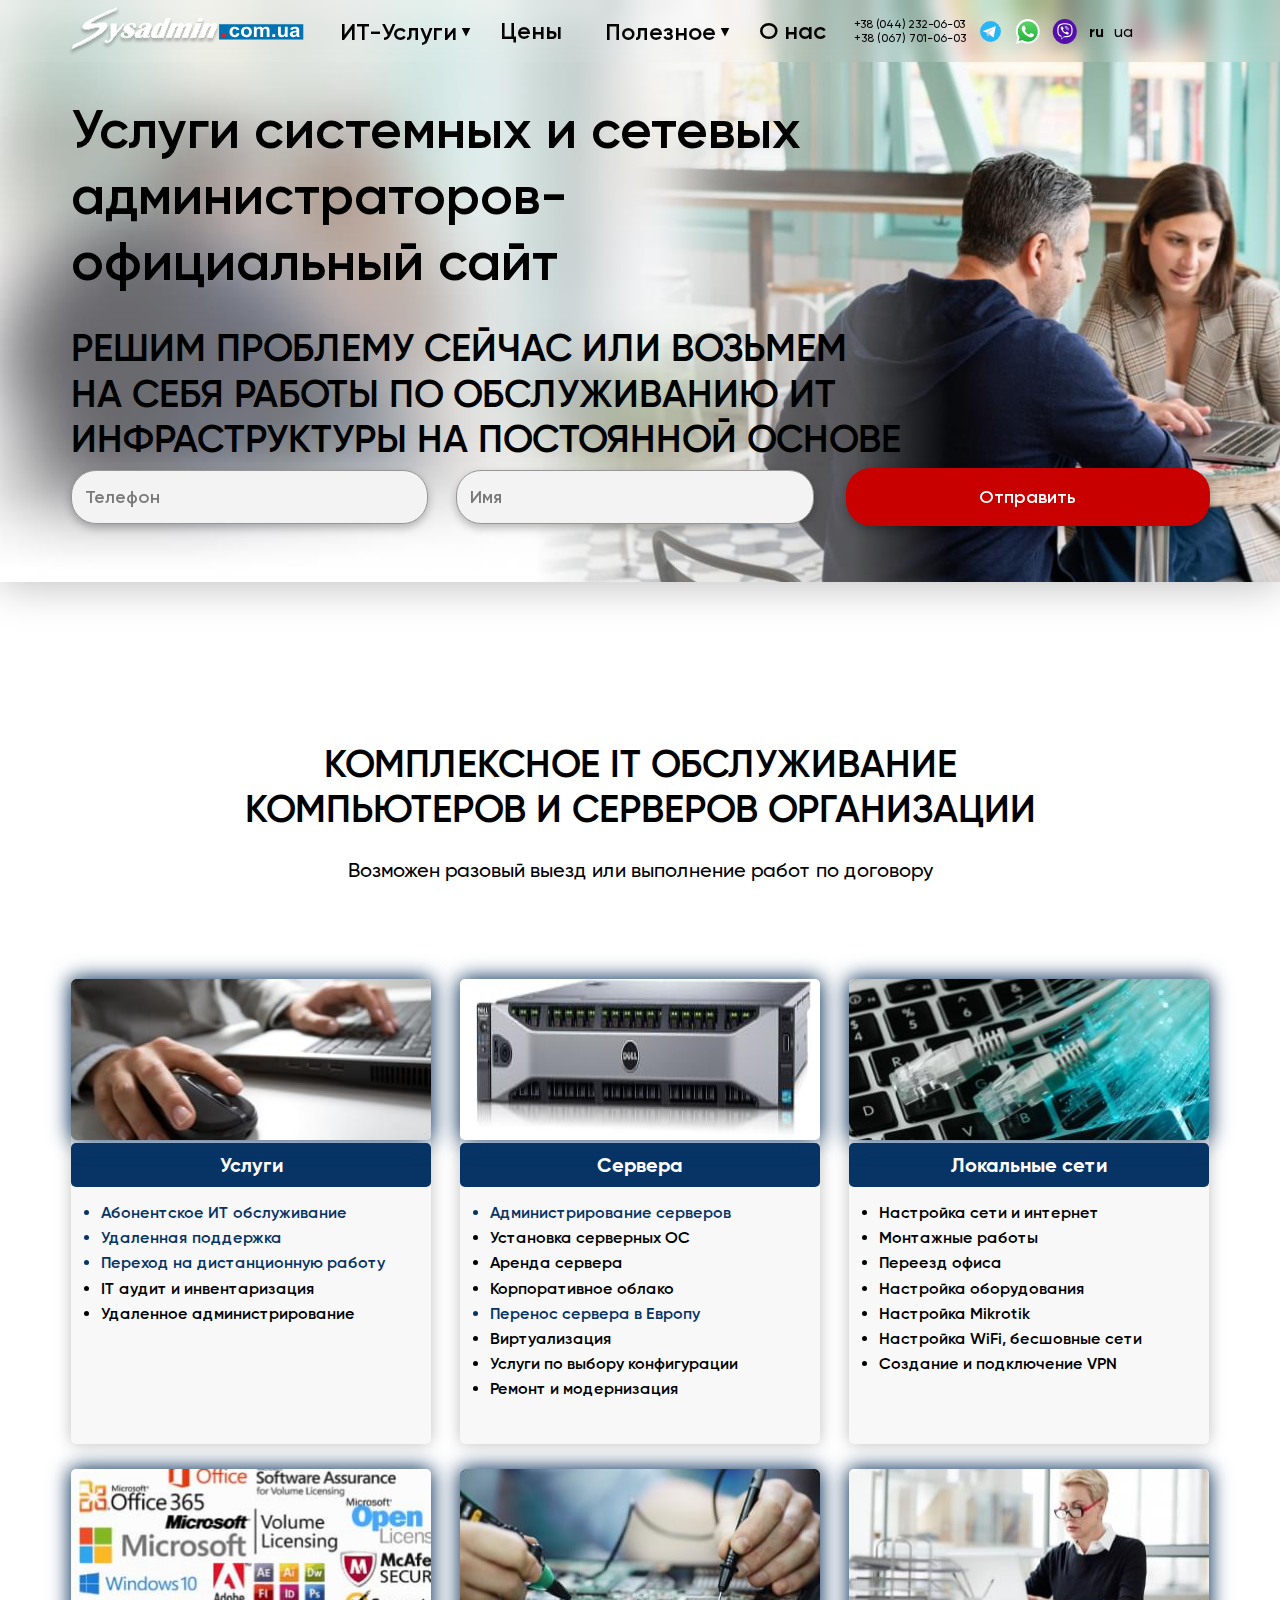
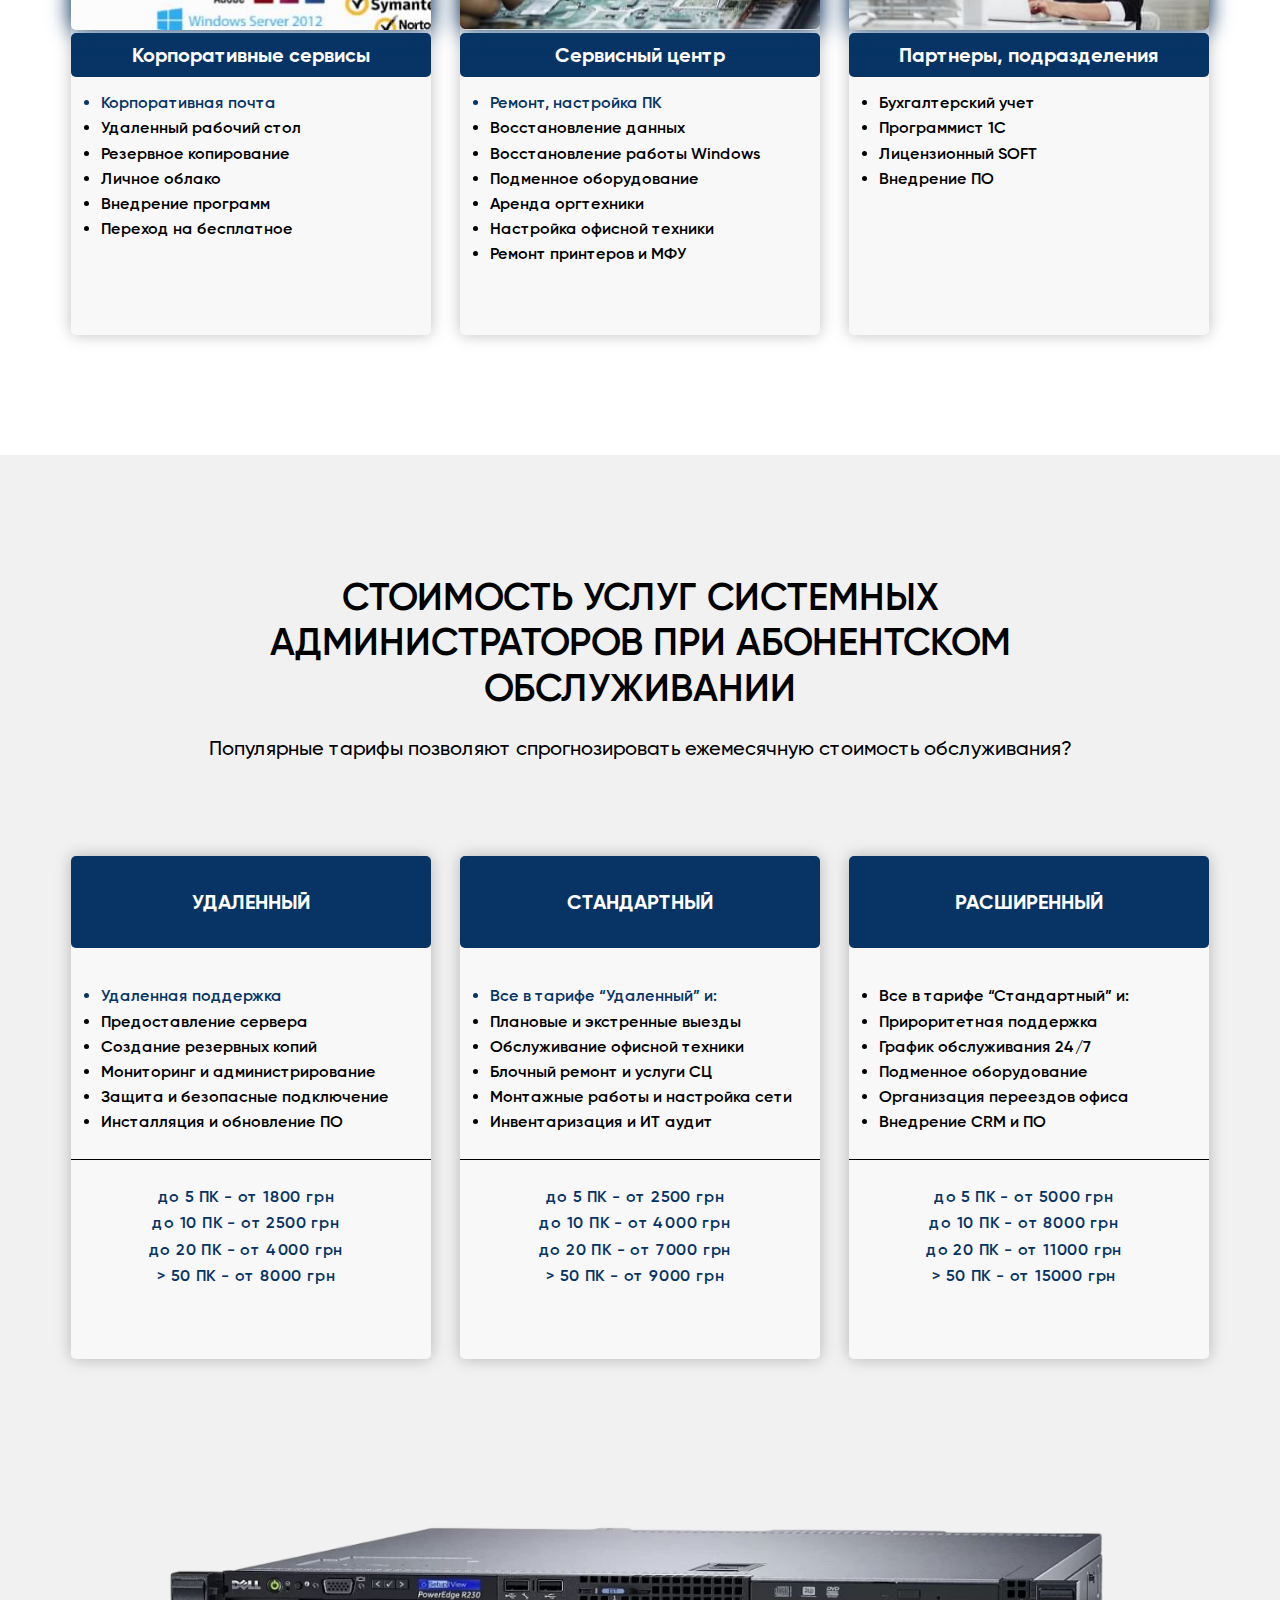
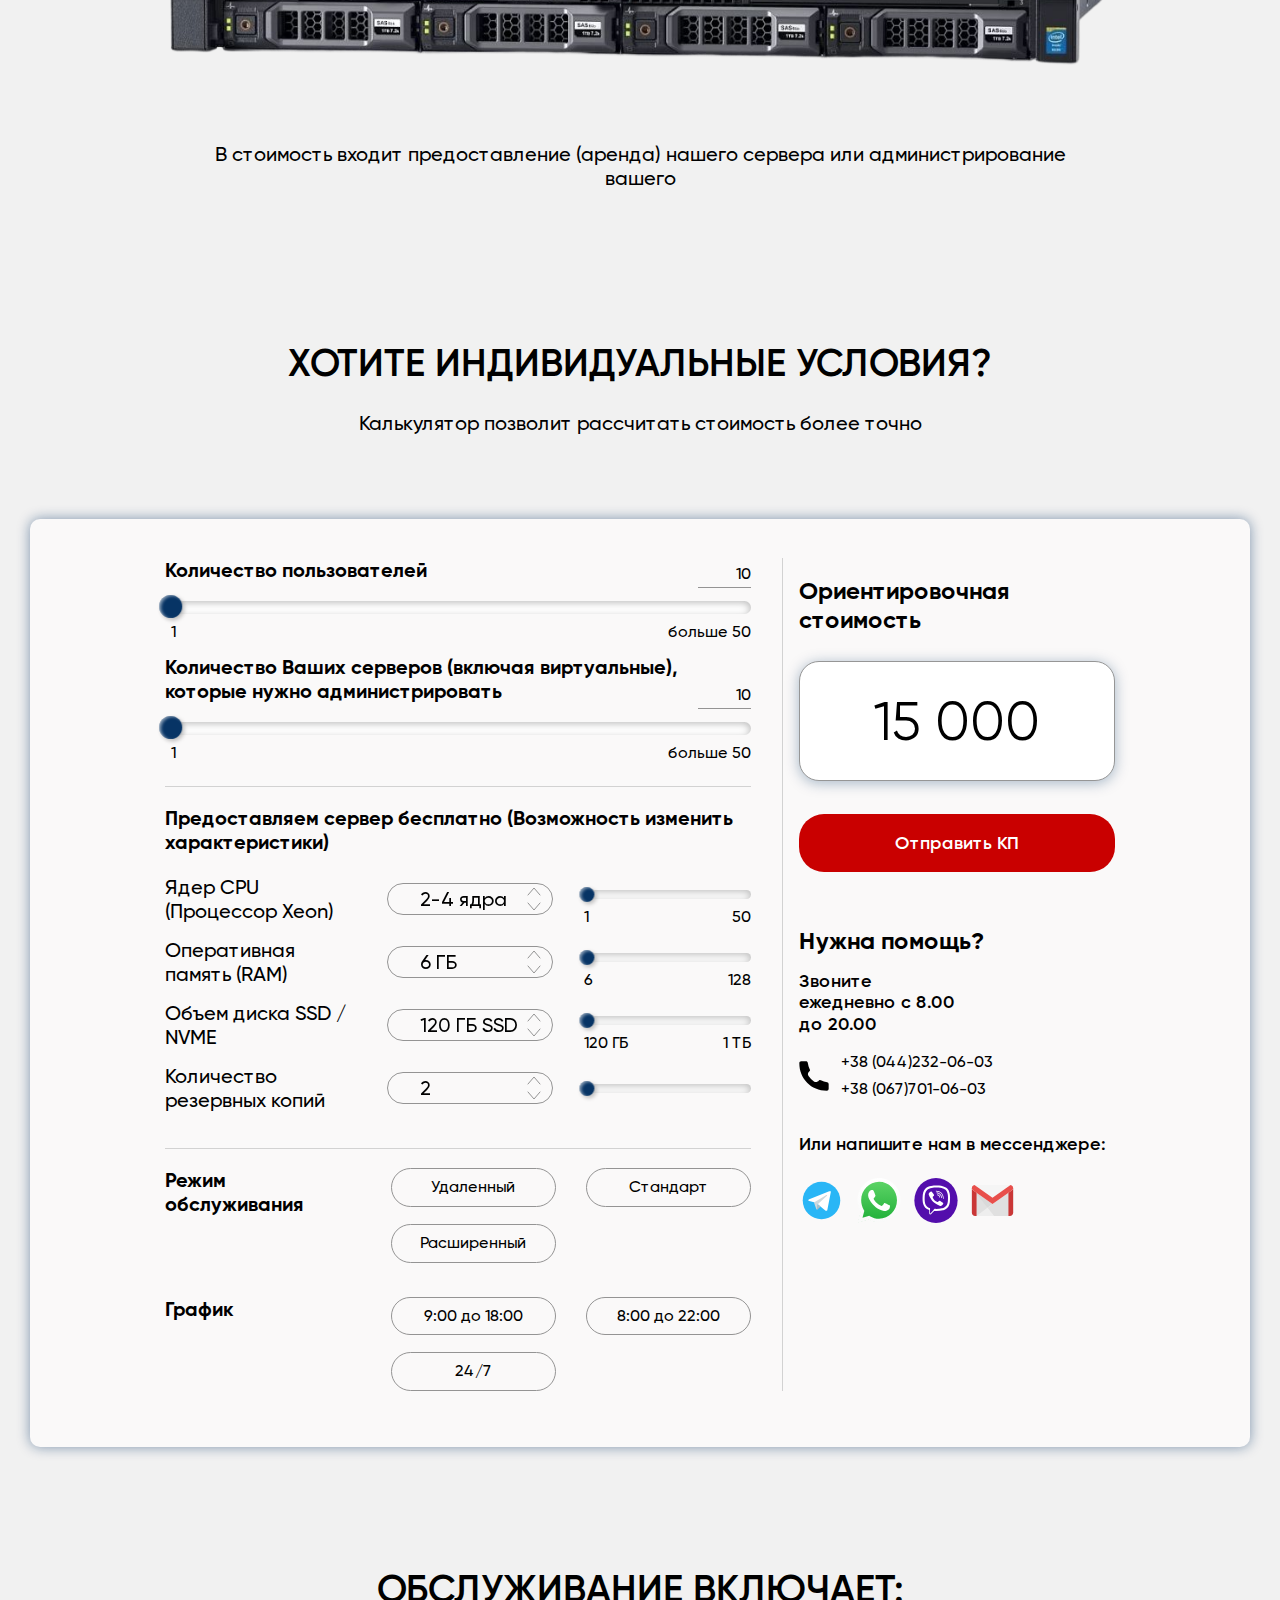
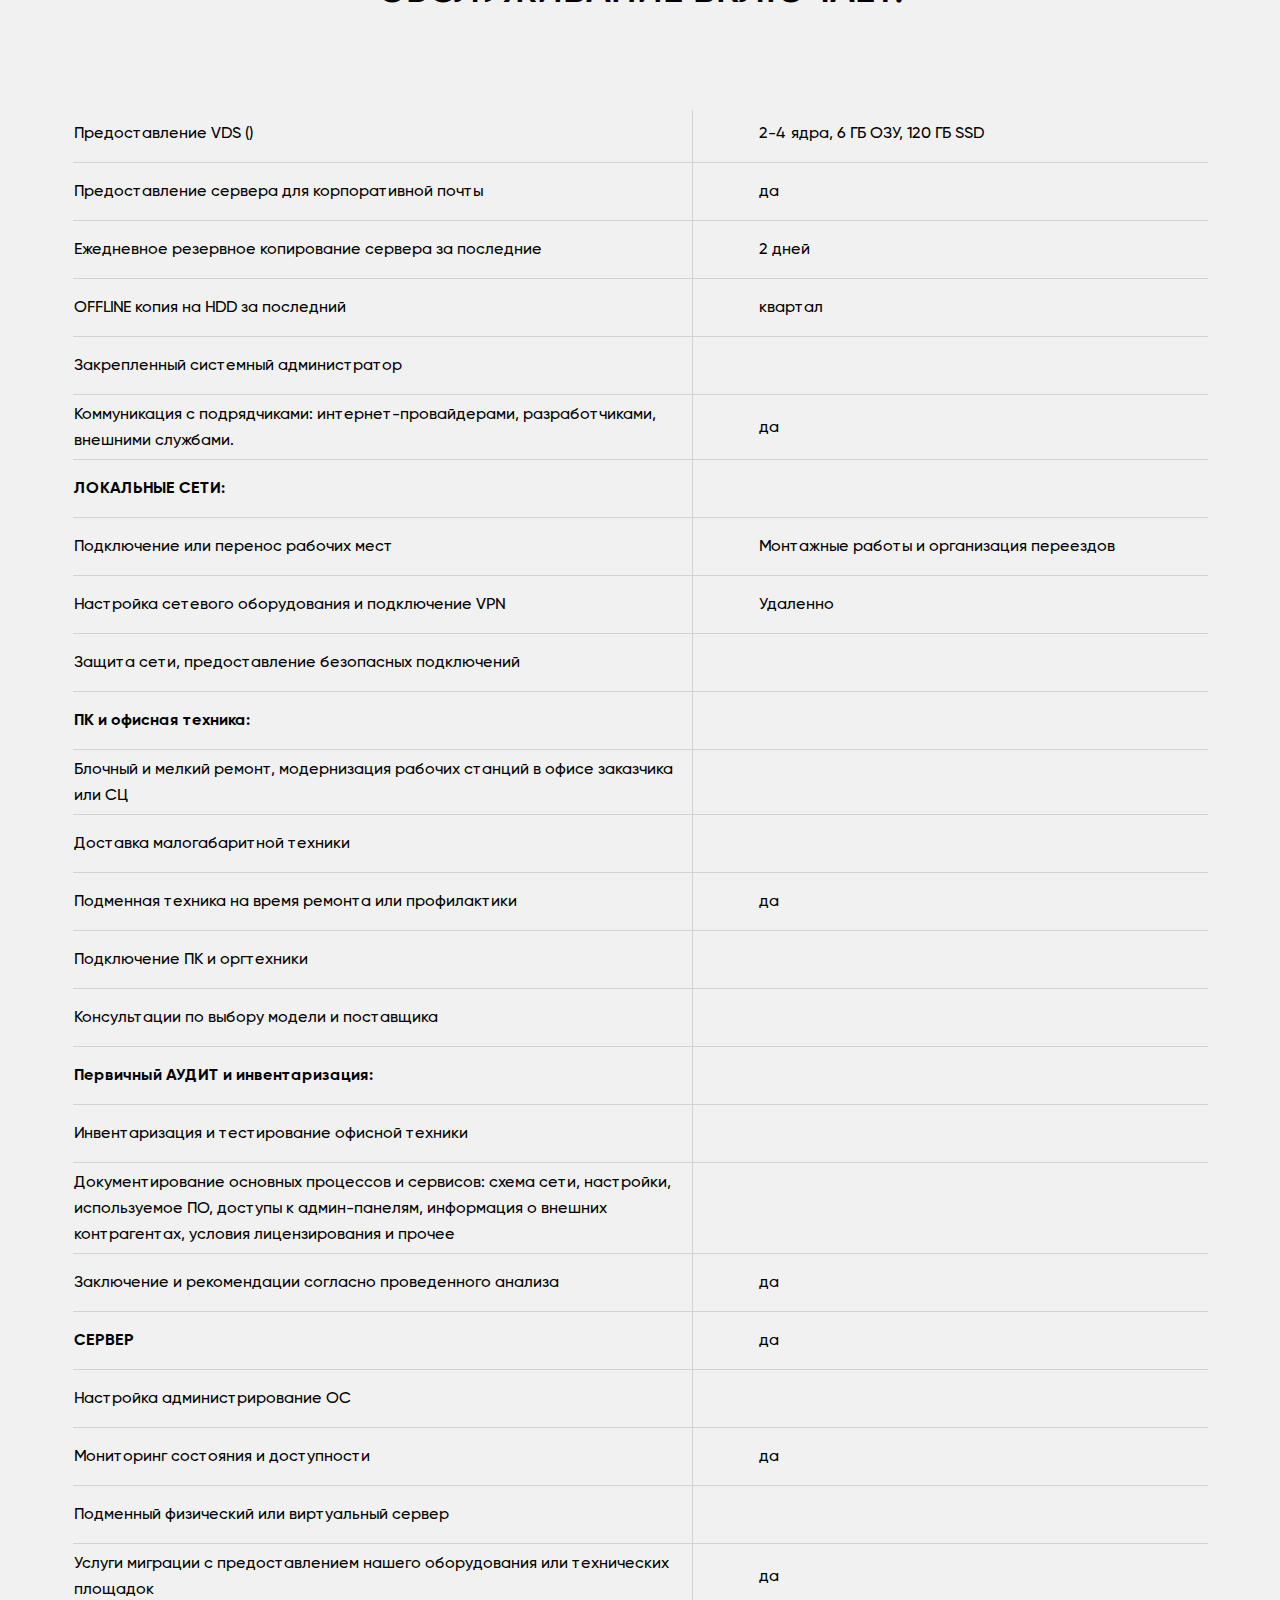
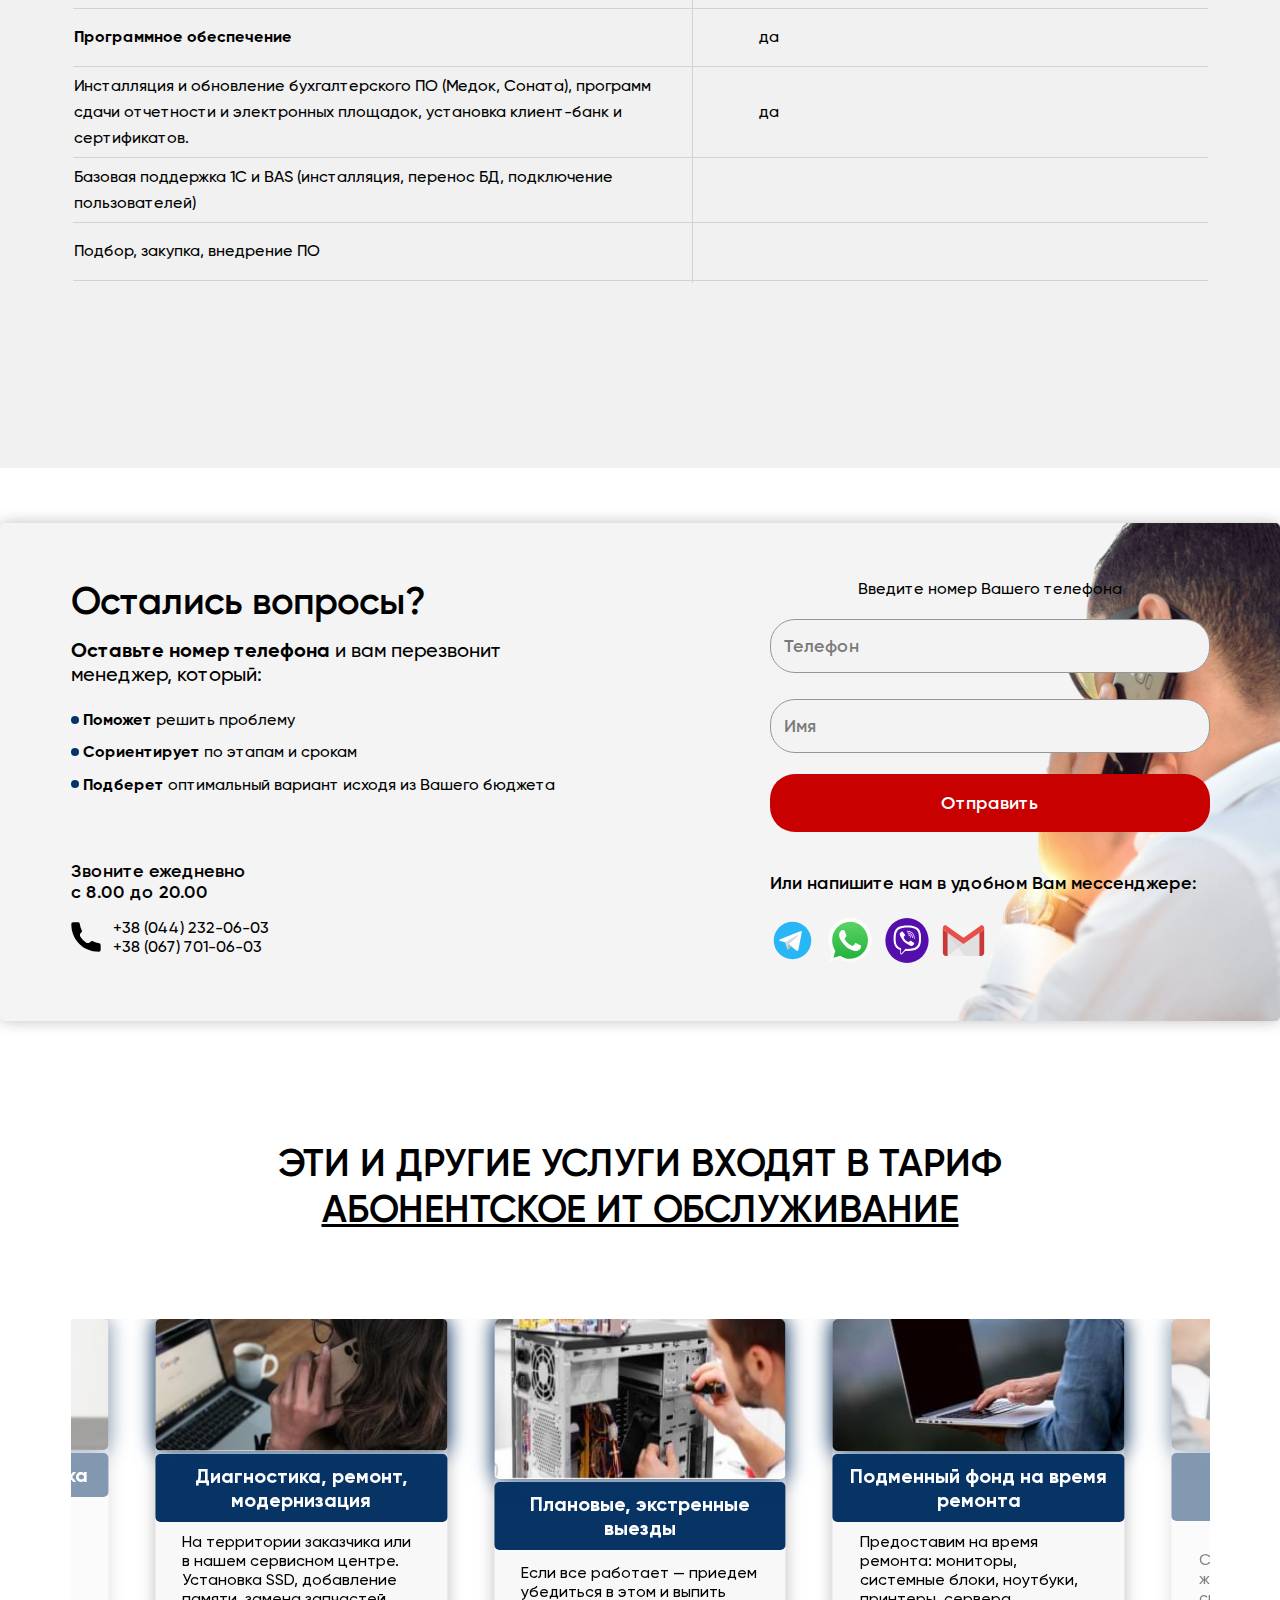
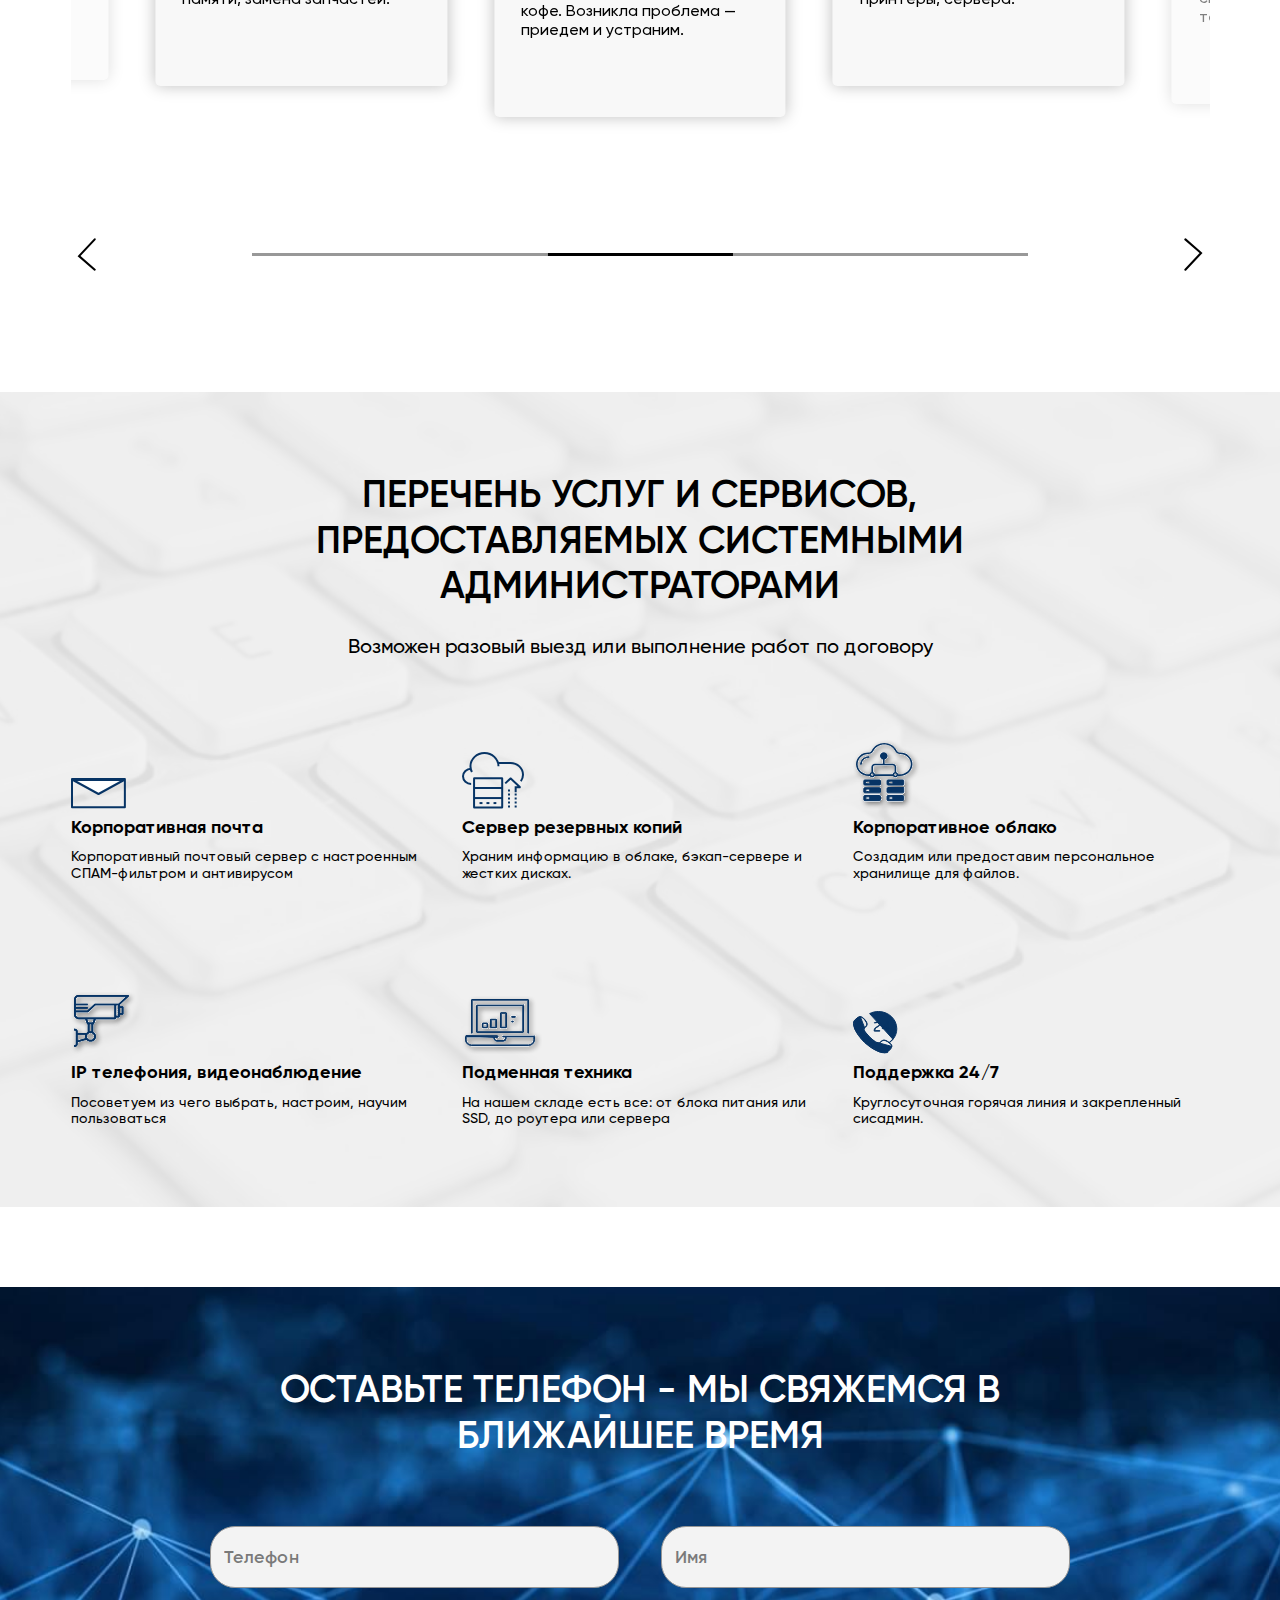
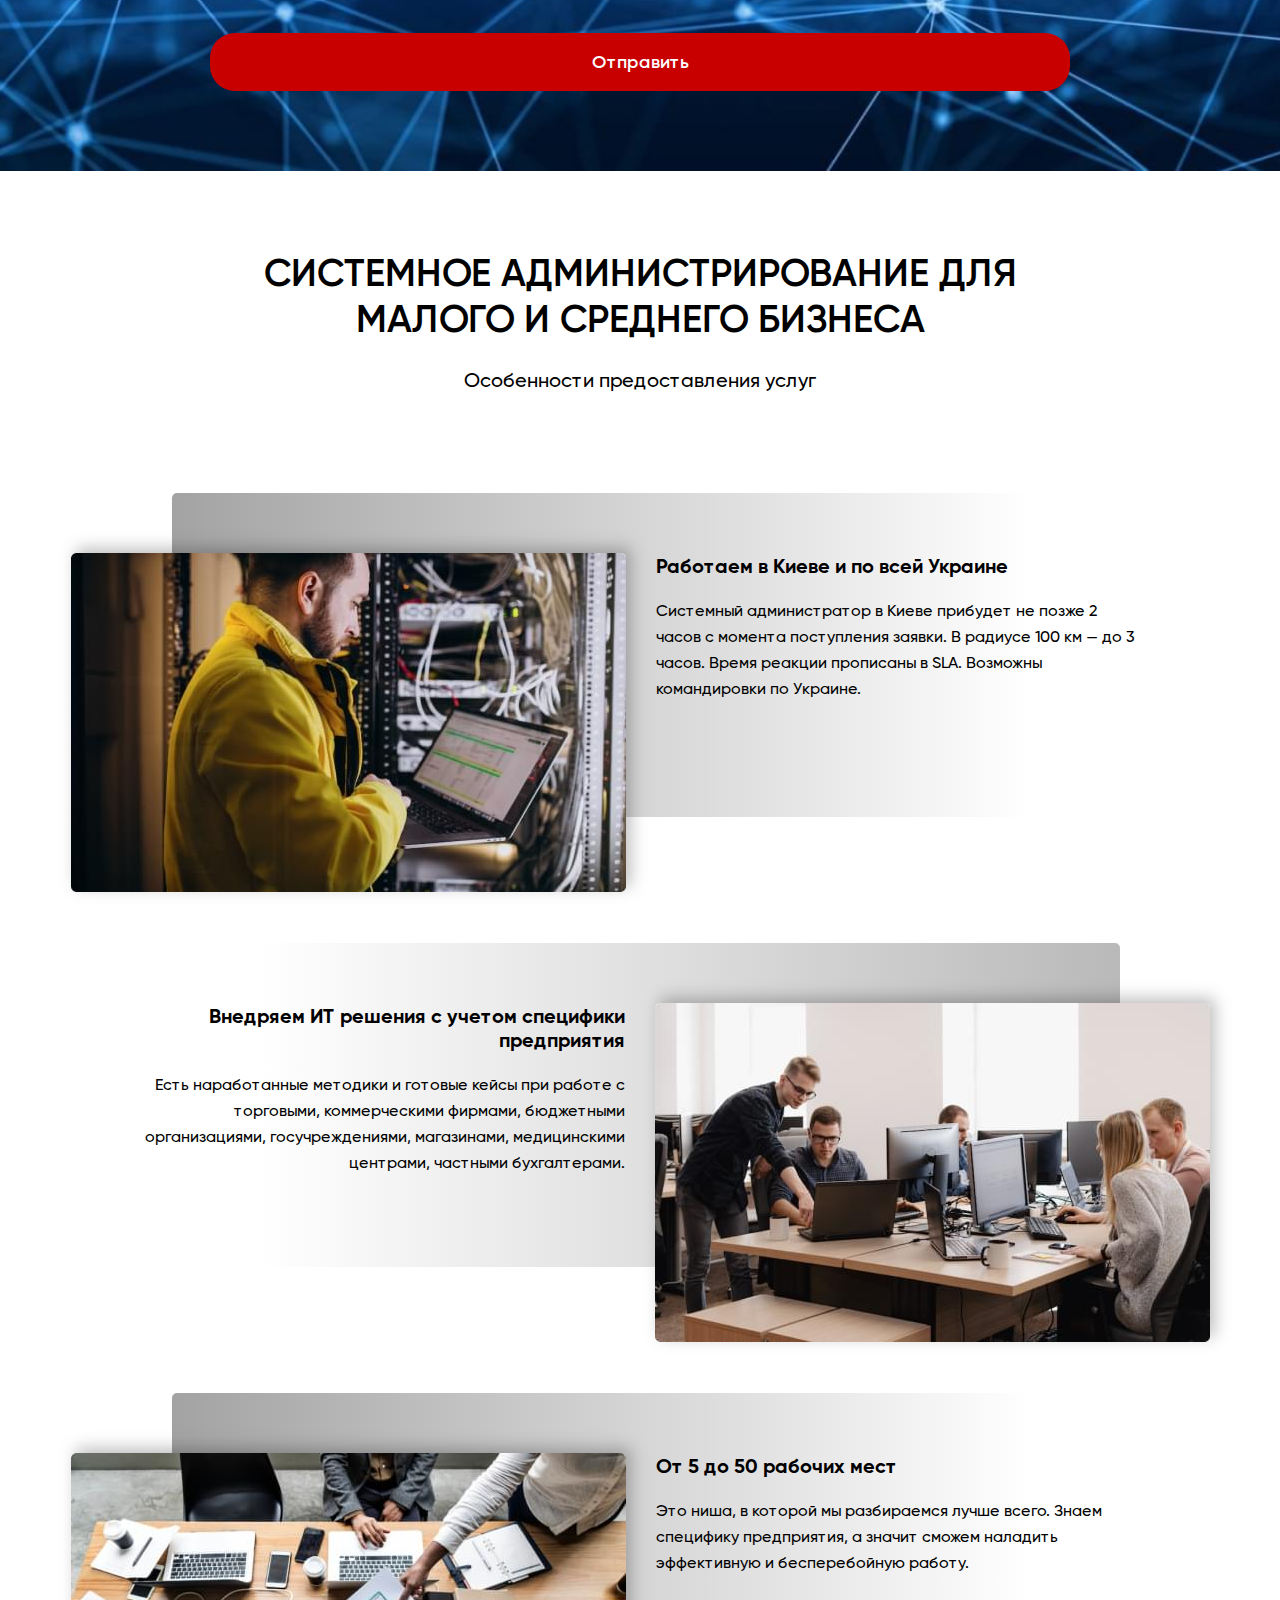
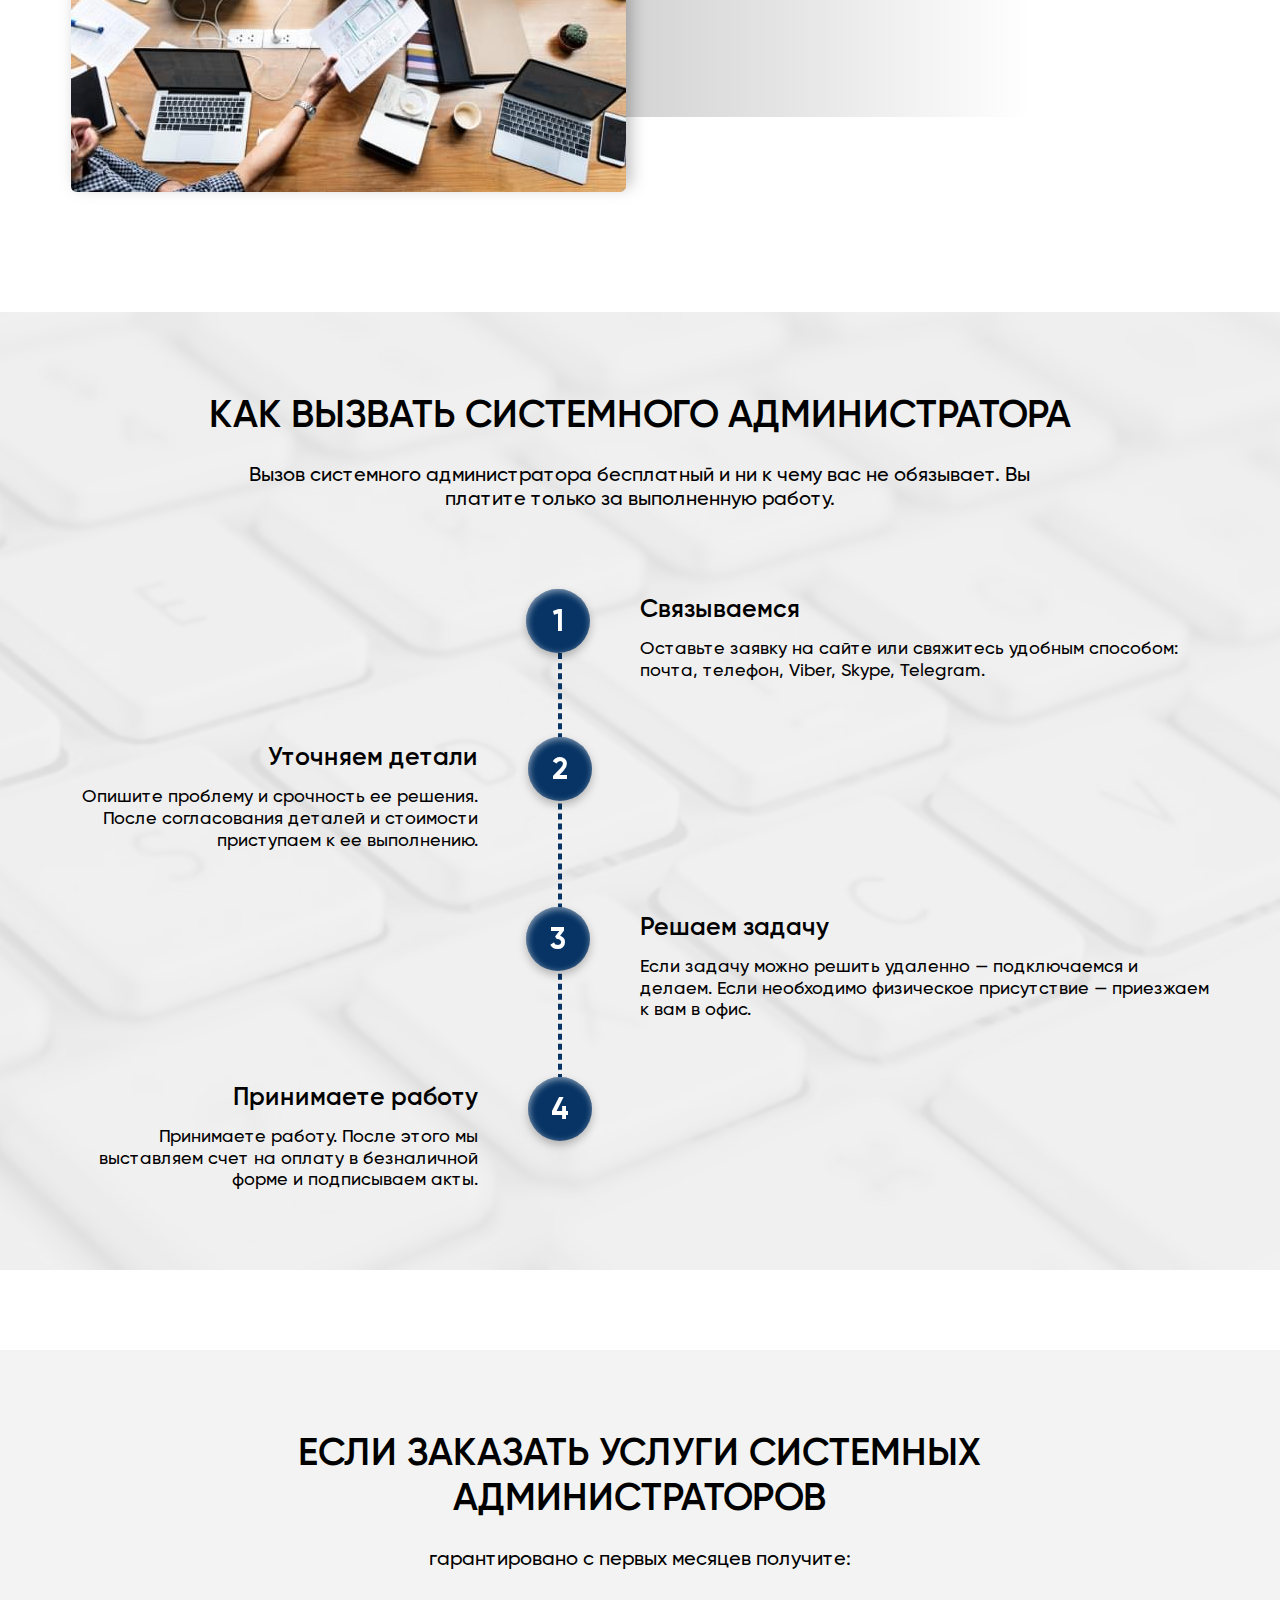
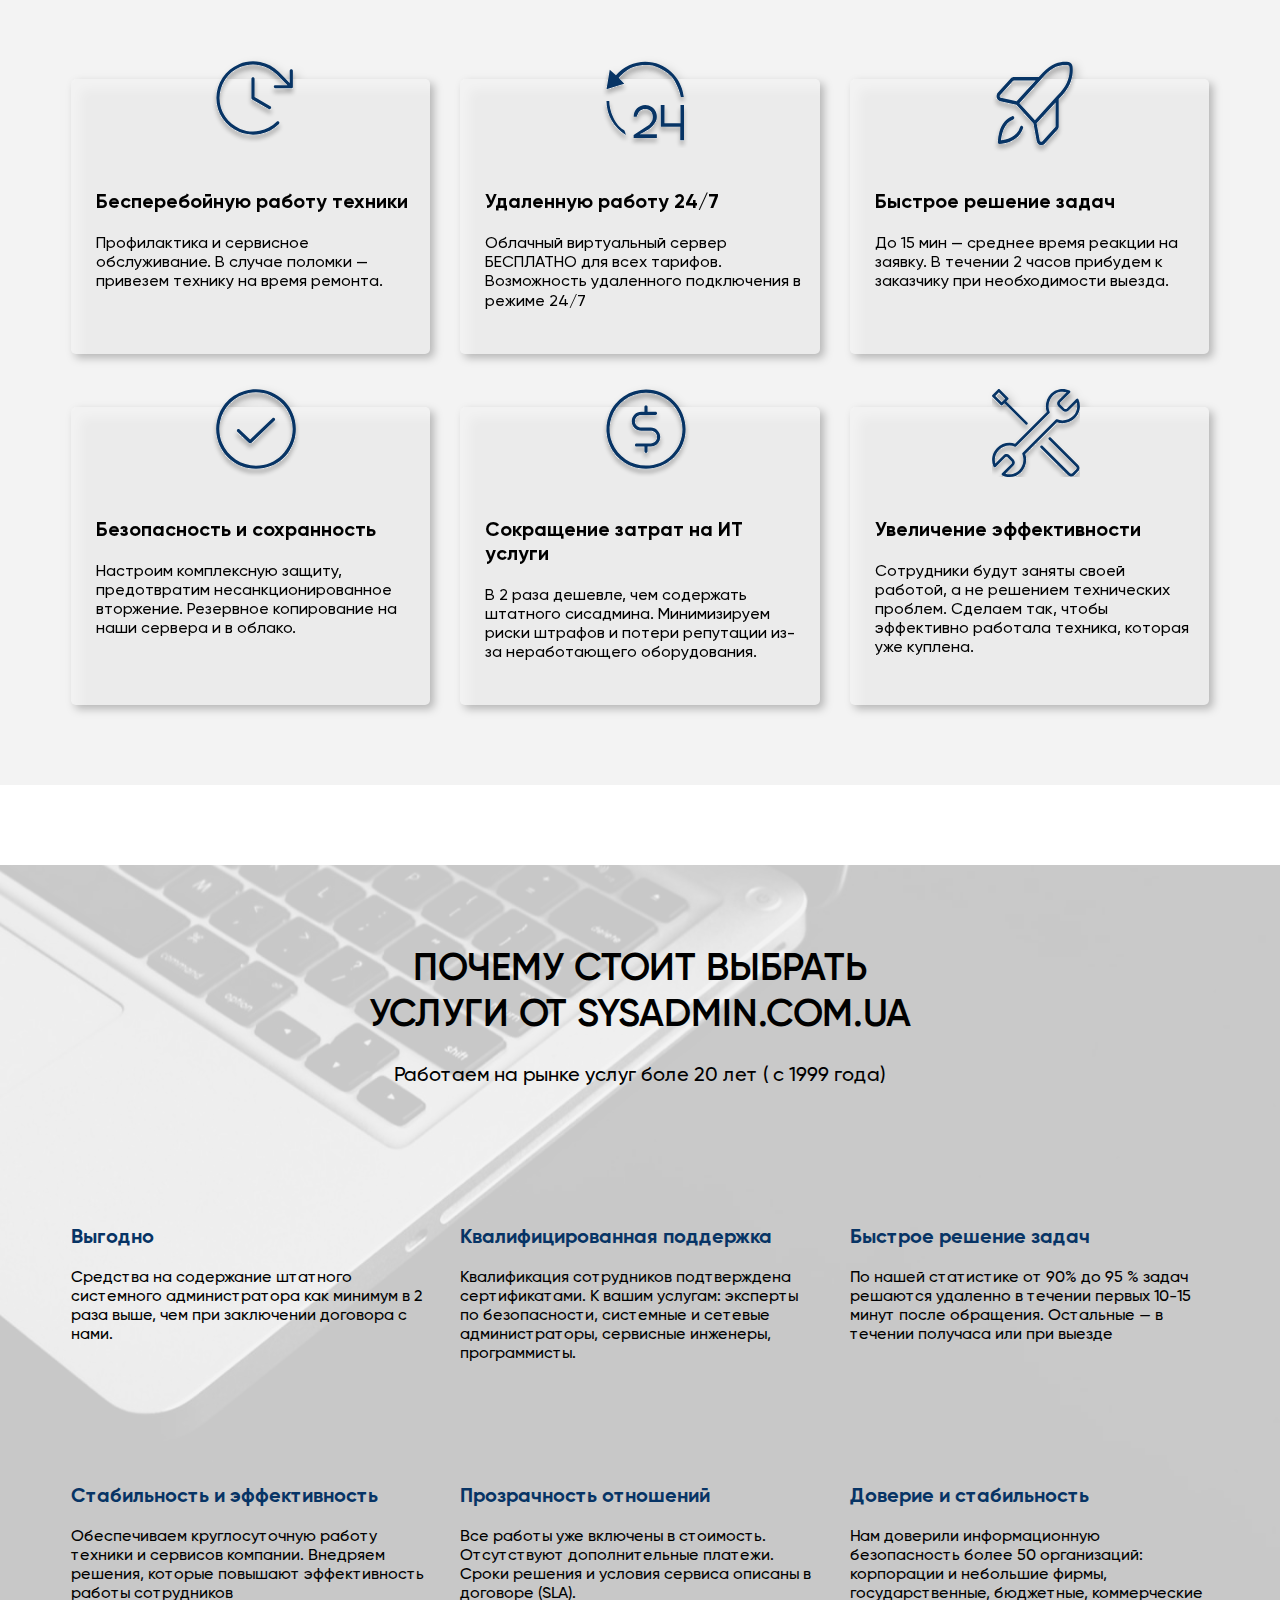
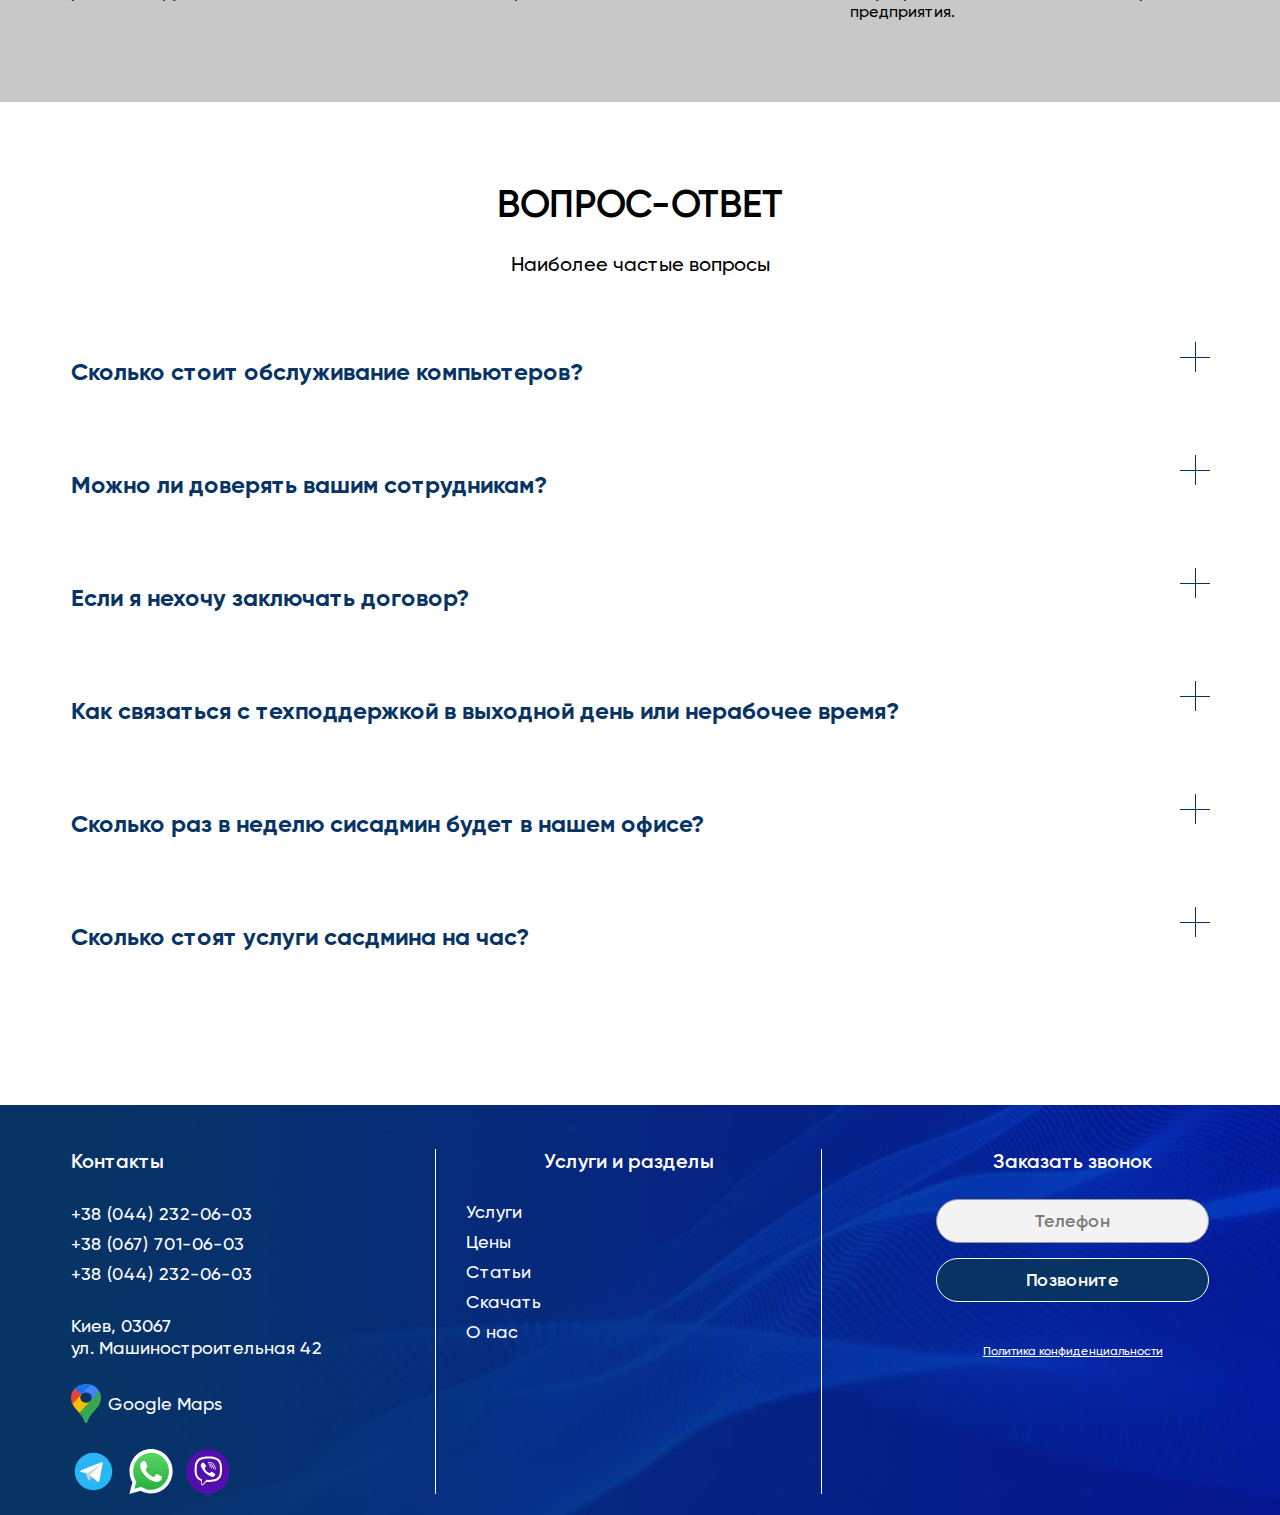
<file: index.html>
<!DOCTYPE html>
<html lang="ru">

<head>
	<meta charset="UTF-8">
<meta name="viewport" content="width=device-width,initial-scale=1">
<meta http-equiv="X-UA-Compatible" content="IE=edge,chrome=1">
<meta name="HandheldFriendly" content="true">
<meta name="description" content="">
<meta name="keywords" content="">
<meta name="robots" content="">
<link rel="shortcut icon" href="img/favicon.svg" type="image/svg">
<link rel="stylesheet" href="css/style.min.css?_v=20221014153505">
<title>Главная</title>
</head>

<body class="home webp header--blur">
	<div class="wrapper">
		<header class="header">
	<div class="container header__container">
		<button class="burger">
			<span></span>
		</button>
		<a href="/" class="logo header__logo">
			<img src="img/logo.svg" alt="Логотип">
		</a>
		<div class="menu-mobile">
			<ul class="menu__list">
				<li class="menu__item">
					<button class="menu__btn arrow">
						ИТ-Услуги
					</button>
					<ul class="menu__sublist">
						<li class="menu-sublist__item">
							<a href="#" class="menu-sublist__link">
								Пункт
							</a>
						</li>
						<li class="menu-sublist__item">
							<a href="#" class="menu-sublist__link">
								Пункт
							</a>
						</li>
					</ul>
				</li>
				<li class="menu__item"><a href="#" class="menu__link">Цены</a></li>
				<li class="menu__item">
					<button class="menu__btn arrow">
						Полезное
					</button>
					<ul class="menu__sublist">
						<li class="menu-sublist__item">
							<a href="#" class="menu-sublist__link">
								Пункт
							</a>
						</li>
						<li class="menu-sublist__item">
							<a href="#" class="menu-sublist__link">
								Пункт
							</a>
						</li>
					</ul>
				</li>
				<li class="menu__item"><a href="#" class="menu__link">О нас</a></li>
			</ul>
			<address class="menu__address">Киев, 03067 <br>
				ул. Машиностроительная 42</address>
		</div>
		<nav class="menu header__menu">
			<ul class="menu__list">
				<li class="menu__item">
					<button class="menu__btn arrow">
						ИТ-Услуги
					</button>
					<ul class="menu__sublist">
						<li class="menu-sublist__item">
							<a href="#" class="menu-sublist__link">
								Пункт
							</a>
						</li>
						<li class="menu-sublist__item">
							<a href="#" class="menu-sublist__link">
								Пункт
							</a>
						</li>
					</ul>
				</li>
				<li class="menu__item"><a href="#" class="menu__link">Цены</a></li>
				<li class="menu__item">
					<button class="menu__btn arrow">
						Полезное
					</button>
					<ul class="menu__sublist">
						<li class="menu-sublist__item">
							<a href="#" class="menu-sublist__link">
								Пункт
							</a>
						</li>
						<li class="menu-sublist__item">
							<a href="#" class="menu-sublist__link">
								Пункт
							</a>
						</li>
					</ul>
				</li>
				<li class="menu__item"><a href="#" class="menu__link">О нас</a></li>
			</ul>
			<address class="menu__address">Киев, 03067 <br>
				ул. Машиностроительная 42</address>
			<div class="menu__phones">
				<a href="#">+38 (044) 232-06-03</a>
				<a href="#">+38 (067) 701-06-03</a>
			</div>
			<ul class="socials__list">
  <li class="socials__item"><a href="#" class="socials__link"><img src="img/socials/telegram.svg" alt=""></a></li>
  <li class="socials__item"><a href="#" class="socials__link"><img src="img/socials/whatapp.svg" alt=""></a></li>
  <li class="socials__item"><a href="#" class="socials__link"><img src="img/socials/viber.svg" alt=""></a></li>
</ul>
			<div class="menu-mobile__item">
				<div class="menu__phones">
					<a href="#">+38 (044) 232-06-03</a>
					<a href="#">+38 (067) 701-06-03</a>
				</div>
				<ul class="socials__list">
  <li class="socials__item"><a href="#" class="socials__link"><img src="img/socials/telegram.svg" alt=""></a></li>
  <li class="socials__item"><a href="#" class="socials__link"><img src="img/socials/whatapp.svg" alt=""></a></li>
  <li class="socials__item"><a href="#" class="socials__link"><img src="img/socials/viber.svg" alt=""></a></li>
</ul>
			</div>
			<div class="btn-group">
				<button class="header__btn header__btn--active">ru</button>
				<button class="header__btn">ua</button>
			</div>
		</nav>
	</div>
</header>
		<div class="modal">
	<div class="modal__box" data-target="KP-modal">
		<div class="modal__content modal__content--row">
			<div class="modal__content-col">
				<h4 class="title modal__content-title">Оставьте свой номер телефона для успешной отправки КП</h4>
				<div class="modal__content-text">Выберите удобный для Вас мессенджер</div>
				<ul class="socials__list">
					<li class="socials__item socials__item--active"><a href="#" class="socials__link"><img src="img/socials/telegram.svg" alt=""> <span>Telegram</span></a></li>
					<li class="socials__item"><a href="#" class="socials__link"><img src="img/socials/whatapp.svg" alt=""> <span>WhatsApp</span></a></li>
					<li class="socials__item"><a href="#" class="socials__link"><img src="img/socials/viber.svg" alt=""> <span>Viber</span></a></li>
					<li class="socials__item"><a href="#" class="socials__link"><img src="img/socials/email.svg" alt=""> <span>E-mail</span></a></li>
				</ul>
				<label for="phone-modal" class="modal__content-label">Ваш номер телефона</label>
				<input type="text" class="modal__content-input" value="+380">
				<div class="checkbox modal__content-checkbox">
					<input type="checkbox" class="checkbox__input" id="checkbox-kp">
					<label for="checkbox-kp" class="checkbox__label">Ознакомлен (-а) с политикой конфиденциальности</label>
				</div>
				<button class="btn modal__content-btn">Получить КП</button>
			</div>
			<img src="img/modal-preview.jpg" alt="" class="modal__content-preview">
		</div>
	</div>
</div>
		<main class="main">
			<div class="intro intro--mobile">
				<div class="container">
					<div class="intro__content">
						<h1 class="intro__title">Услуги системных и сетевых администраторов- официальный сайт</h1>
						<h2 class="intro__subtitle">Решим проблему сейчас или возьмем
							на себя работы по обслуживанию ИТ инфраструктуры на постоянной основе</h2>
					</div>
					<form class="intro__form">
						<input type="text" class="intro__input" placeholder="Телефон">
						<input type="text" class="intro__input" placeholder="Имя">
						<button class="btn btn--full">Отправить</button>
					</form>
				</div>
			</div>
			<div class="benefits section">
  <div class="container">
    <h2 class="title benefits__title">Комплексное IT обслуживание
    компьютеров и серверов организации</h2>
    <h3 class="subtitle benefits__subtitle">Возможен разовый выезд или выполнение работ по договору</h3>
    <div class="card-row">
      <div class="card">
        <img src="img/services/01.jpg" alt="" class="card__img">
        <div class="card__info">Услуги</div>
        <ul class="card__list">
          <li class="card__item card__item--blue">Абонентское ИТ обслуживание</li>
          <li class="card__item card__item--blue">Удаленная поддержка</li>
          <li class="card__item card__item--blue">Переход на дистанционную работу</li>
          <li class="card__item">IT аудит и инвентаризация</li>
          <li class="card__item">Удаленное администрирование</li>
        </ul>
      </div>
      <div class="card">
        <img src="img/services/02.jpg" alt="" class="card__img">
        <div class="card__info">Сервера</div>
        <ul class="card__list">
          <li class="card__item card__item--blue">Администрирование серверов</li>
          <li class="card__item">Установка серверных ОС</li>
          <li class="card__item">Аренда сервера</li>
          <li class="card__item">Корпоративное облако</li>
          <li class="card__item card__item--blue">Перенос сервера в Европу</li>
          <li class="card__item">Виртуализация</li>
          <li class="card__item">Услуги по выбору конфигурации</li>
          <li class="card__item">Ремонт и модернизация</li>
        </ul>
      </div>
      <div class="card">
        <img src="img/services/03.jpg" alt="" class="card__img">
        <div class="card__info">Локальные сети</div>
        <ul class="card__list">
          <li class="card__item">Настройка сети и интернет</li>
          <li class="card__item">Монтажные работы</li>
          <li class="card__item">Переезд офиса</li>
          <li class="card__item">Настройка оборудования</li>
          <li class="card__item">Настройка Mikrotik</li>
          <li class="card__item">Настройка WiFi, бесшовные сети</li>
          <li class="card__item">Создание и подключение VPN</li>
        </ul>
      </div>
      <div class="card">
        <img src="img/services/04.jpg" alt="" class="card__img">
        <div class="card__info">Корпоративные сервисы</div>
        <ul class="card__list">
          <li class="card__item card__item--blue">Корпоративная почта</li>
          <li class="card__item">Удаленный рабочий стол</li>
          <li class="card__item">Резервное копирование</li>
          <li class="card__item">Личное облако</li>
          <li class="card__item">Внедрение программ</li>
          <li class="card__item">Переход на бесплатное</li>
        </ul>
      </div>
      <div class="card">
        <img src="img/services/05.jpg" alt="" class="card__img">
        <div class="card__info">Сервисный центр</div>
        <ul class="card__list">
          <li class="card__item card__item--blue">Ремонт, настройка ПК</li>
          <li class="card__item">Восстановление данных</li>
          <li class="card__item">Восстановление работы Windows</li>
          <li class="card__item">Подменное оборудование</li>
          <li class="card__item">Аренда оргтехники</li>
          <li class="card__item">Настройка офисной техники</li>
          <li class="card__item">Ремонт принтеров и МФУ</li>
        </ul>
      </div>
      <div class="card">
        <img src="img/services/06.jpg" alt="" class="card__img">
        <div class="card__info">Партнеры, подразделения</div>
        <ul class="card__list">
          <li class="card__item">Бухгалтерский учет</li>
          <li class="card__item">Программист 1С</li>
          <li class="card__item">Лицензионный SOFT</li>
          <li class="card__item">Внедрение ПО</li>
        </ul>
      </div>
    </div>
  </div>
</div>
			<div class="bg-gray">
				<div class="services-price section">
  <div class="container">
    <h2 class="title services-price__title">СТОИМОСТЬ УСЛУГ СИСТЕМНЫХ АДМИНИСТРАТОРОВ ПРИ АБОНЕНТСКОМ ОБСЛУЖИВАНИИ</h2>
    <h3 class="subtitle services-price__subtitle">Популярные тарифы позволяют спрогнозировать ежемесячную стоимость
      обслуживания?</h3>
    <div class="card-row">
      <div class="card card--noImg">
        <div class="card__info">УДАЛЕННЫЙ</div>
        <ul class="card__list">
          <li class="card__item card__item--blue">Удаленная поддержка</li>
          <li class="card__item">Предоставление сервера</li>
          <li class="card__item">Создание резервных копий</li>
          <li class="card__item">Мониторинг и администрирование</li>
          <li class="card__item">Защита и безопасные подключение</li>
          <li class="card__item">Инсталляция и обновление ПО</li>
        </ul>
        <ul class="card__list-prices">
          <li class="card-list-prices__item">до 5 ПК - от 1800 грн</li>
          <li class="card-list-prices__item">до 10 ПК - от 2500 грн</li>
          <li class="card-list-prices__item">до 20 ПК - от 4000 грн</li>
          <li class="card-list-prices__item">> 50 ПК - от 8000 грн</li>
        </ul>
      </div>
      <div class="card card--noImg">
        <div class="card__info">СТАНДАРТНЫЙ</div>
        <ul class="card__list">
          <li class="card__item card__item--blue">Все в тарифе “Удаленный” и:</li>
          <li class="card__item">Плановые и экстренные выезды</li>
          <li class="card__item">Обслуживание офисной техники</li>
          <li class="card__item">Блочный ремонт и услуги СЦ</li>
          <li class="card__item">Монтажные работы и настройка сети</li>
          <li class="card__item">Инвентаризация и ИТ аудит</li>
        </ul>
        <ul class="card__list-prices">
          <li class="card-list-prices__item">до 5 ПК - от 2500 грн</li>
          <li class="card-list-prices__item">до 10 ПК - от 4000 грн</li>
          <li class="card-list-prices__item">до 20 ПК - от 7000 грн</li>
          <li class="card-list-prices__item">> 50 ПК - от 9000 грн</li>
        </ul>
      </div>
      <div class="card card--noImg">
        <div class="card__info">РАСШИРЕННЫЙ</div>
        <ul class="card__list">
          <li class="card__item">Все в тарифе “Стандартный” и:</li>
          <li class="card__item">Прироритетная поддержка</li>
          <li class="card__item">График обслуживания 24/7</li>
          <li class="card__item">Подменное оборудование</li>
          <li class="card__item">Организация переездов офиса</li>
          <li class="card__item">Внедрение CRM и ПО</li>
        </ul>
        <ul class="card__list-prices">
          <li class="card-list-prices__item">до 5 ПК - от 5000 грн</li>
          <li class="card-list-prices__item">до 10 ПК - от 8000 грн</li>
          <li class="card-list-prices__item">до 20 ПК - от 11000 грн</li>
          <li class="card-list-prices__item">> 50 ПК - от 15000 грн</li>
        </ul>
      </div>
    </div>
  </div>
</div>
				<div class="blog-info">
  <div class="container">
    <img src="img/server/01.png" alt="" class="blog-info__img">
    <div class="blog-info__text">В стоимость входит предоставление (аренда) нашего сервера или администрирование вашего</div>
  </div>
</div>
				<div class="want section">
  <div class="container">
    <h2 class="title want__title">Хотите индивидуальные условия?</h2>
    <h3 class="subtitle want__subtitle">Калькулятор позволит рассчитать стоимость более точно</h3>
  </div>
  <div class="calculator">
	<div class="container calculator__container">
		<div class="filter">
			<div class="filter__item filter__item-1">
				<div class="filter__content-1">
					<div class="filter__between">
						<div class="filter__item-text">Количество пользователей</div>
						<div class="filter__item-number border">10</div>
					</div>
					<div class="filter__range" id="range-countUsers"></div>
					<div class="filter__between">
						<div class="filter__item-number">1</div>
						<div class="filter__item-number">больше 50</div>
					</div>
				</div>
				<div class="filter__content-2">
					<div class="filter__between">
						<div class="filter__item-text">Количество Ваших серверов (включая виртуальные), <br>
							которые нужно администрировать</div>
						<div class="filter__item-number border">10</div>
					</div>
					<div class="filter__range" id="range-countServers"></div>
					<div class="filter__between">
						<div class="filter__item-number">1</div>
						<div class="filter__item-number">больше 50</div>
					</div>
				</div>
			</div>
			<div class="filter__item filter__item-2">
				<div class="filter__item-text">Предоставляем сервер бесплатно (Возможность изменить характеристики)</div>
				<div class="filter__row">
					<div class="filter__name">Ядер CPU (Процессор Xeon)</div>
					<div class="filter-counter">
						<div class="filter-counter__text">
							<span id="cpu-text">2-4</span>
							ядра
						</div>
						<div class="filter-counter__btns" id="calculator-cpu">
							<button class="filter-counter__btn">
								<svg width="14" height="9" viewBox="0 0 14 9" fill="none" xmlns="http://www.w3.org/2000/svg">
									<path d="M1 8L7 1L13 8" stroke="#949494" stroke-linecap="round" stroke-linejoin="round" />
								</svg>
							</button>
							<button class="filter-counter__btn">
								<svg width="14" height="9" viewBox="0 0 14 9" fill="none" xmlns="http://www.w3.org/2000/svg">
									<path d="M1 1L7 8L13 1" stroke="#949494" stroke-linecap="round" stroke-linejoin="round" />
								</svg>
							</button>
						</div>
					</div>
					<div class="filter-range">
						<div class="filter__range" id="range-cpu"></div>
						<div class="filter__between">
							<div class="filter__item-number">1</div>
							<div class="filter__item-number">50</div>
						</div>
					</div>
				</div>
				<div class="filter__row">
					<div class="filter__name">Оперативная память (RAM)</div>
					<div class="filter-counter">
						<div class="filter-counter__text">
							<span id="ram-text">6 Гб</span>
						</div>
						<div class="filter-counter__btns" id="calculator-ram">
							<button class="filter-counter__btn">
								<svg width="14" height="9" viewBox="0 0 14 9" fill="none" xmlns="http://www.w3.org/2000/svg">
									<path d="M1 8L7 1L13 8" stroke="#949494" stroke-linecap="round" stroke-linejoin="round" />
								</svg>
							</button>
							<button class="filter-counter__btn">
								<svg width="14" height="9" viewBox="0 0 14 9" fill="none" xmlns="http://www.w3.org/2000/svg">
									<path d="M1 1L7 8L13 1" stroke="#949494" stroke-linecap="round" stroke-linejoin="round" />
								</svg>
							</button>
						</div>
					</div>
					<div class="filter-range">
						<div class="filter__range" id="range-ram"></div>
						<div class="filter__between">
							<div class="filter__item-number">6</div>
							<div class="filter__item-number">128</div>
						</div>
					</div>
				</div>
				<div class="filter__row">
					<div class="filter__name">Объем диска SSD / NVME</div>
					<div class="filter-counter">
						<div class="filter-counter__text">
							<span id="ssd-text">120 Гб SSD</span>
						</div>
						<div class="filter-counter__btns" id="calculator-ssd">
							<button class="filter-counter__btn">
								<svg width="14" height="9" viewBox="0 0 14 9" fill="none" xmlns="http://www.w3.org/2000/svg">
									<path d="M1 8L7 1L13 8" stroke="#949494" stroke-linecap="round" stroke-linejoin="round" />
								</svg>
							</button>
							<button class="filter-counter__btn">
								<svg width="14" height="9" viewBox="0 0 14 9" fill="none" xmlns="http://www.w3.org/2000/svg">
									<path d="M1 1L7 8L13 1" stroke="#949494" stroke-linecap="round" stroke-linejoin="round" />
								</svg>
							</button>
						</div>
					</div>
					<div class="filter-range">
						<div class="filter__range" id="range-ssd"></div>
						<div class="filter__between">
							<div class="filter__item-number">120 ГБ</div>
							<div class="filter__item-number">1 ТБ</div>
						</div>
					</div>
				</div>
				<div class="filter__row">
					<div class="filter__name">Количество резервных копий</div>
					<div class="filter-counter">
						<div class="filter-counter__text">
							<span id="reserve-text">1</span>
						</div>
						<div class="filter-counter__btns" id="calculator-reserve">
							<button class="filter-counter__btn">
								<svg width="14" height="9" viewBox="0 0 14 9" fill="none" xmlns="http://www.w3.org/2000/svg">
									<path d="M1 8L7 1L13 8" stroke="#949494" stroke-linecap="round" stroke-linejoin="round" />
								</svg>
							</button>
							<button class="filter-counter__btn">
								<svg width="14" height="9" viewBox="0 0 14 9" fill="none" xmlns="http://www.w3.org/2000/svg">
									<path d="M1 1L7 8L13 1" stroke="#949494" stroke-linecap="round" stroke-linejoin="round" />
								</svg>
							</button>
						</div>
					</div>
					<div class="filter__range" id="range-reserve"></div>
				</div>
			</div>
			<div class="filter__item filter__item-3">
				<div class="filter__flex">
					<div class="filter__item-text">Режим обслуживания</div>
					<div class="filter__choice-grid">
						<label class="filter__choice">
							<input type="radio" name="choice-it-support">
							<div class="filter__block">Удаленный</div>
						</label>
						<label class="filter__choice">
							<input type="radio" name="choice-it-support">
							<div class="filter__block">Стандарт</div>
						</label>
						<label class="filter__choice">
							<input type="radio" name="choice-it-support">
							<div class="filter__block">Расширенный</div>
						</label>
					</div>
				</div>
				<div class="filter__flex">
					<div class="filter__item-text">График</div>
					<div class="filter__choice-grid">
						<label class="filter__choice">
							<input type="radio" name="choice-schedule" placeholder="">
							<div class="filter__block">9:00 до 18:00</div>
						</label>
						<label class="filter__choice">
							<input type="radio" name="choice-schedule" placeholder="">
							<div class="filter__block">8:00 до 22:00</div>
						</label>
						<label class="filter__choice">
							<input type="radio" name="choice-schedule" placeholder="">
							<div class="filter__block">24/7</div>
						</label>
					</div>
				</div>
			</div>
		</div>
		<div class="calculator__info">
			<div class="calculator__info-1">Ориентировочная стоимость</div>
			<div class="calculator__info-2"><span>15 000</span></div>
			<button class="btn btn--full" type="button" data-path="KP-modal" data-animation="fadeInUp"
				data-speed="400">Отправить КП</button>
			<div class="calculator__info-3">Нужна помощь?</div>
			<div class="calculator__info-4">
				<p>Звоните ежедневно
					с 8.00 до 20.00</p>
				<div class="calculator__info-4-row">
					<div>
						<img src="img/phone.svg" alt="Иконка телефона">
					</div>
					<div>
						<a href="#">+38 (044)232-06-03</a>
						<a href="#">+38 (067)701-06-03</a>
					</div>
				</div>
			</div>
			<div class="calculator__info-5">
				<p>Или напишите нам в мессенджере:</p>
				<ul class="socials__list">
					<li class="socials__item"><a href="#" class="socials__link"><img src="img/socials/telegram.svg" alt=""></a>
					</li>
					<li class="socials__item"><a href="#" class="socials__link"><img src="img/socials/whatapp.svg" alt=""></a>
					</li>
					<li class="socials__item"><a href="#" class="socials__link"><img src="img/socials/viber.svg" alt=""></a>
					</li>
					<li class="socials__item"><a href="#" class="socials__link"><img src="img/socials/email.svg" alt=""></a>
					</li>
				</ul>
			</div>
		</div>
	</div>
</div>
</div>
				<div class="includes section">
  <div class="container">
    <h2 class="title includes__title">Обслуживание включает:</h2>
		<table class="table" id="calculator-table">
			<tr class="table__col">
				<td class="table__item">Предоставление VDS ()</td>
				<td class="table__item"><p><span id="table-cpu-text">2-4</span> ядра, <span id="table-ram-text">6 Гб</span>  ОЗУ, <span id="table-ssd-text">120 Гб SSD</span></p></td>
			</tr>
			<tr class="table__col">
				<td class="table__item">Предоставление сервера для корпоративной почты</td>
				<td class="table__item">да</td>
			</tr>
			<tr class="table__col">
				<td class="table__item">Ежедневное резервное копирование сервера за последние</td>
				<td class="table__item"><p><span id="table-reserve-text">2</span> дней</p></td>
			</tr>
			<tr class="table__col">
				<td class="table__item">OFFLINE копия на HDD за последний</td>
				<td class="table__item">квартал</td>
			</tr>
			<tr class="table__col">
				<td class="table__item">Закрепленный системный администратор</td>
				<td class="table__item"></td>
			</tr>
			<tr class="table__col">
				<td class="table__item">Коммуникация с подрядчиками: интернет-провайдерами, разработчиками, внешними службами.</td>
				<td class="table__item">да</td>
			</tr>
			<tr class="table__col">
				<td class="table__item table__item--bold table__item--upper">ЛОКАЛЬНЫЕ СЕТИ:</td>
				<td class="table__item"></td>
			</tr>
			<tr class="table__col">
				<td class="table__item">Подключение или перенос рабочих мест</td>
				<td class="table__item">Монтажные работы и организация переездов</td>
			</tr>
			<tr class="table__col">
				<td class="table__item">Настройка сетевого оборудования и подключение VPN</td>
				<td class="table__item">Удаленно</td>
			</tr>
			<tr class="table__col">
				<td class="table__item">Защита сети, предоставление безопасных подключений</td>
				<td class="table__item"></td>
			</tr>
			<tr class="table__col">
				<td class="table__item table__item--bold">ПК и офисная техника:</td>
				<td class="table__item"></td>
			</tr>
			<tr class="table__col">
				<td class="table__item">Блочный и мелкий ремонт, модернизация рабочих станций в офисе заказчика или СЦ</td>
				<td class="table__item"></td>
			</tr>
			<tr class="table__col">
				<td class="table__item">Доставка малогабаритной техники</td>
				<td class="table__item"></td>
			</tr>
			<tr class="table__col">
				<td class="table__item">Подменная техника на время ремонта или профилактики</td>
				<td class="table__item">да</td>
			</tr>
			<tr class="table__col">
				<td class="table__item">Подключение ПК и оргтехники</td>
				<td class="table__item"></td>
			</tr>
			<tr class="table__col">
				<td class="table__item">Консультации по выбору модели и поставщика</td>
				<td class="table__item"></td>
			</tr>
			<tr class="table__col">
				<td class="table__item table__item--bold">Первичный АУДИТ и инвентаризация:</td>
				<td class="table__item"></td>
			</tr>
			<tr class="table__col">
				<td class="table__item">Инвентаризация и тестирование офисной техники</td>
				<td class="table__item"></td>
			</tr>
			<tr class="table__col">
				<td class="table__item">Документирование основных процессов и сервисов: схема сети, настройки, используемое ПО, доступы к админ-панелям, информация о внешних контрагентах, условия лицензирования и прочее</td>
				<td class="table__item"></td>
			</tr>
			<tr class="table__col">
				<td class="table__item">Заключение и рекомендации согласно проведенного анализа</td>
				<td class="table__item">да</td>
			</tr>
			<tr class="table__col">
				<td class="table__item table__item--bold table__item--upper">СЕРВЕР</td>
				<td class="table__item">да</td>
			</tr>
			<tr class="table__col">
				<td class="table__item">Настройка администрирование ОС</td>
				<td class="table__item"></td>
			</tr>
			<tr class="table__col">
				<td class="table__item">Мониторинг состояния и доступности</td>
				<td class="table__item">да</td>
			</tr>
			<tr class="table__col">
				<td class="table__item">Подменный физический или виртуальный сервер</td>
				<td class="table__item"></td>
			</tr>
			<tr class="table__col">
				<td class="table__item">Услуги миграции с предоставлением нашего оборудования или технических площадок</td>
				<td class="table__item">да</td>
			</tr>
			<tr class="table__col">
				<td class="table__item table__item--bold">Программное обеспечение</td>
				<td class="table__item">да</td>
			</tr>
			<tr class="table__col">
				<td class="table__item">Инсталляция и обновление бухгалтерского ПО (Медок, Соната), программ сдачи отчетности и электронных площадок, установка
				клиент-банк и сертификатов.</td>
				<td class="table__item">да</td>
			</tr>
			<tr class="table__col">
				<td class="table__item">Базовая поддержка 1С и BAS (инсталляция, перенос БД, подключение пользователей)</td>
				<td class="table__item"></td>
			</tr>
			<tr class="table__col">
				<td class="table__item">Подбор, закупка, внедрение ПО</td>
				<td class="table__item"></td>
			</tr>
		</table>
  </div>
</div>
			</div>
			<div class="decide section">
	<div class="decide__container container">
		<div class="decide__col">
			<h2 class="title decide__title">Остались вопросы?</h2>
			<div class="decide__text"><span>Оставьте номер телефона</span> и вам перезвонит
				менеджер, который:</div>
			<ul class="decide__list">
				<li class="decide__item"><span><span>Поможет</span> решить проблему</span>
				</li>
				<li class="decide__item"><span><span>Сориентирует</span> по этапам и срокам</span></li>
				<li class="decide__item"><span><span>Подберет</span> оптимальный вариант исходя из Вашего бюджета</span>
				</li>
			</ul>
			<div class="decide__call">
				<div>
					<div class="decide__info">Звоните ежедневно
						с 8.00 до 20.00</div>
					<div class="decide__phone">
						<div>
							<img src="img/phone.svg" alt="">
						</div>
						<div>
							<a href="№">+38 (044) 232-06-03</a>
							<a href="№">+38 (067) 701-06-03</a>
						</div>
					</div>
				</div>
				<div class="decide__socials">
					<div class="decide__write">Или напишите нам в удобном Вам мессенджере:</div>
					<ul class="socials__list">
						<li class="socials__item"><a href="#" class="socials__link"><img src="img/socials/telegram.svg"
									alt=""></a></li>
						<li class="socials__item"><a href="#" class="socials__link"><img src="img/socials/whatapp.svg" alt=""></a>
						</li>
						<li class="socials__item"><a href="#" class="socials__link"><img src="img/socials/viber.svg" alt=""></a>
						</li>
						<li class="socials__item"><a href="#" class="socials__link"><img src="img/socials/email.svg" alt=""></a>
						</li>
					</ul>
				</div>
			</div>
		</div>
		<div class="decide__col">
			<form>
				<label for="phoneInput" class="decide__label">Введите номер Вашего телефона</label>
				<input type="text" class="decide__input" placeholder="Телефон" id="phoneInput">
				<input type="text" class="decide__input" placeholder="Имя">
				<button class="btn btn--full decide__btn">Отправить</button>
			</form>
			<div class="decide__write">Или напишите нам в удобном Вам мессенджере:</div>
			<ul class="socials__list">
				<li class="socials__item"><a href="#" class="socials__link"><img src="img/socials/telegram.svg" alt=""></a></li>
				<li class="socials__item"><a href="#" class="socials__link"><img src="img/socials/whatapp.svg" alt=""></a></li>
				<li class="socials__item"><a href="#" class="socials__link"><img src="img/socials/viber.svg" alt=""></a></li>
				<li class="socials__item"><a href="#" class="socials__link"><img src="img/socials/email.svg" alt=""></a></li>
			</ul>
		</div>
	</div>
</div>
			<div class="included section">
  <div class="container">
    <h2 class="title included__title">Эти и другие услуги входят в тариф
      <span>Абонентское ИТ обслуживание</span></h2>
    <div class="included__slider">
      <div class="included__wrapper">
        <div class="included__slide">
          <div class="card">
            <img src="img/services/07.jpg" alt="" class="card__img">
            <div class="card__info">Удаленная техподдержка</div>
            <div class="card__content">Подключимся по TeamViewer, покажем, где поставить галочку, на какую кнопку
              нажать.</div>
          </div>
        </div>
        <div class="included__slide">
          <div class="card">
            <img src="img/services/08.jpg" alt="" class="card__img">
            <div class="card__info">Диагностика, ремонт, модернизация</div>
            <div class="card__content">На территории заказчика или в нашем сервисном центре. Установка SSD, добавление
              памяти, замена запчастей.
            </div>
          </div>
        </div>
        <div class="included__slide">
          <div class="card">
            <img src="img/services/09.jpg" alt="" class="card__img">
            <div class="card__info">Плановые, экстренные выезды</div>
            <div class="card__content">Если все работает — приедем убедиться в этом и выпить кофе.
              Возникла проблема — приедем и устраним.</div>
          </div>
        </div>
        <div class="included__slide">
          <div class="card">
            <img src="img/services/10.jpg" alt="" class="card__img">
            <div class="card__info">Подменный фонд на время ремонта</div>
            <div class="card__content">Предоставим на время ремонта: мониторы, системные блоки, ноутбуки, принтеры,
              сервера.
            </div>
          </div>
        </div>
        <div class="included__slide">
          <div class="card">
            <img src="img/services/11.jpg" alt="" class="card__img">
            <div class="card__info">Профилактика и мониторинг</div>
            <div class="card__content">Следим за SMART-состоянием жестких дисков, контроль свободного места,
              температурные режимы.
            </div>
          </div>
        </div>
      </div>
      <div class="included__row">
        <button class="included__button included__button--prev">
          <svg width="28" height="48" viewBox="0 0 28 48" fill="none" xmlns="http://www.w3.org/2000/svg">
            <path d="M26 2L3 26.5L26 46.5" stroke="black" stroke-width="3" stroke-linecap="round" />
          </svg>
        </button>
        <div class="included__scrollbar"></div>
        <button class="included__button included__button--next">
          <svg width="28" height="48" viewBox="0 0 28 48" fill="none" xmlns="http://www.w3.org/2000/svg">
            <path d="M2 46.5L25 22L2 2" stroke="black" stroke-width="3" stroke-linecap="round" />
          </svg>
        </button>
      </div>
    </div>
  </div>
</div>
			<div class="admin-services transparency transparency-lg section-bg">
  <div class="container">
    <h2 class="title admin-services__title">Перечень услуг и сервисов, предоставляемых системными администраторами</h2>
    <h3 class="subtitle admin-services__subtitle">Возможен разовый выезд или выполнение работ по договору</h2>
      <div class="admin-services__grid">
        <div class="admin-services__item">
          <img src="img/services/01.svg" alt="" class="admin-services__img">
          <h3 class="admin-services-grid__title">Корпоративная почта
          </h3>
          <div class="admin-services-grid__text">Корпоративный почтовый сервер с настроенным
            СПАМ-фильтром и антивирусом</div>
        </div>
        <div class="admin-services__item">
          <img src="img/services/02.svg" alt="" class="admin-services__img">
          <h3 class="admin-services-grid__title">Сервер резервных копий</h3>
          <div class="admin-services-grid__text">Храним информацию в облаке, бэкап-сервере и жестких дисках.</div>
        </div>
        <div class="admin-services__item">
          <img src="img/services/03.svg" alt="" class="admin-services__img">
          <h3 class="admin-services-grid__title">Корпоративное облако</h3>
          <div class="admin-services-grid__text">Создадим или предоставим персональное хранилище для файлов.</div>
        </div>
        <div class="admin-services__item">
          <img src="img/services/04.svg" alt="" class="admin-services__img">
          <h3 class="admin-services-grid__title">IP телефония, видеонаблюдение</h3>
          <div class="admin-services-grid__text">Посоветуем из чего выбрать, настроим, научим пользоваться</div>
        </div>
        <div class="admin-services__item">
          <img src="img/services/05.svg" alt="" class="admin-services__img">
          <h3 class="admin-services-grid__title">Подменная техника</h3>
          <div class="admin-services-grid__text">На нашем складе есть все: от блока питания или SSD, до роутера или
            сервера</div>
        </div>
        <div class="admin-services__item">
          <img src="img/services/06.svg" alt="" class="admin-services__img">
          <h3 class="admin-services-grid__title">Поддержка 24/7
          </h3>
          <div class="admin-services-grid__text">Круглосуточная горячая линия
            и закрепленный сисадмин.</div>
        </div>
      </div>
  </div>
</div>
			<div class="questions section-bg">
  <div class="container">
    <h2 class="title questions__title">Оставьте телефон - мы свяжемся в ближайшее время</h2>
    <form class="questions__form">
      <div class="questions__group">
        <input type="text" placeholder="Телефон" class="questions__input">
        <input type="text" placeholder="Имя" class="questions__input">
      </div>
      <button class="btn btn--full">Отправить</button>
    </form>
  </div>
</div>
			<div class="system section">
  <div class="container">
    <h2 class="title system__title">Системное администрирование для малого и среднего бизнеса</h2>
    <h3 class="subtitle system__subtitle">Особенности предоставления услуг</h3>
    <div>
      <div class="info-block">
        <div class="info-block__img">
          <img src="img/services-admins/01.jpg" alt="">
        </div>
        <div class="info-block__col">
          <h3 class="info-block__title">Работаем в Киеве и по всей Украине</h3>
          <div class="info-block__text">Системный администратор в Киеве прибудет не позже 2 часов с момента
            поступления заявки. В радиусе 100 км — до 3 часов.
            Время реакции прописаны в SLA. Возможны командировки по Украине.</div>
        </div>
      </div>
      <div class="info-block right">
        <div class="info-block__col">
          <h3 class="info-block__title">Внедряем ИТ решения с учетом специфики предприятия</h3>
          <div class="info-block__text">Есть наработанные методики и готовые кейсы при работе с торговыми, коммерческими
            фирмами, бюджетными организациями,
            госучреждениями, магазинами, медицинскими центрами, частными бухгалтерами.</div>
        </div>
        <div class="info-block__img">
          <img src="img/services-admins/02.jpg" alt="">
        </div>
      </div>
      <div class="info-block">
        <div class="info-block__img">
          <img src="img/services-admins/03.jpg" alt="">
        </div>
        <div class="info-block__col">
          <h3 class="info-block__title">От 5 до 50 рабочих мест</h3>
          <div class="info-block__text">Это ниша, в которой мы разбираемся лучше всего. Знаем специфику предприятия, а
            значит сможем наладить эффективную и
            бесперебойную работу.</div>
        </div>
      </div>
    </div>
  </div>
</div>
			<div class="stages bg transparency transparency-lg section-bg">
  <div class="container">
    <h2 class="title stages__title">Как вызвать системного администратора</h2>
    <h3 class="subtitle stages__subtitle">Вызов системного администратора бесплатный и ни к чему вас не обязывает. Вы
      платите только за выполненную работу.</h3>
    <div class="stage">
      <div class="stage__item">
        <div class="stage__number stage__number-1">1</div>
        <div class="stage__content">
          <h4 class="stage__title">Связываемся</h4>
          <div class="stage__text">Оставьте заявку на сайте или свяжитесь удобным способом: почта, телефон, Viber, Skype, Telegram.</div>
        </div>
      </div>
      <div class="stage__item stage__item--left">
        <div class="stage__content">
          <h4 class="stage__title">Уточняем детали</h4>
          <div class="stage__text">Опишите проблему и срочность ее решения. После согласования деталей и стоимости приступаем к ее выполнению.</div>
        </div>
        <div class="stage__number stage__number-2">2</div>
      </div>
      <div class="stage__item">
        <div class="stage__number stage__number-3">3</div>
        <div class="stage__content">
          <h4 class="stage__title">Решаем задачу</h4>
          <div class="stage__text">Если задачу можно решить удаленно — подключаемся и делаем. Если необходимо физическое присутствие — приезжаем к вам в
          офис.</div>
        </div>
      </div>
      <div class="stage__item stage__item--left">
        <div class="stage__content">
          <h4 class="stage__title">Принимаете работу</h4>
          <div class="stage__text">Принимаете работу. После этого мы выставляем счет на оплату в безналичной форме и подписываем акты.</div>
        </div>
        <div class="stage__number stage__number-4">4</div>
      </div>
    </div>
  </div>
</div>
			<div class="guarantee section-bg transparency">
  <div class="container">
    <h2 class="title guarantee__title">Если заказать услуги системных администраторов</h2>
    <h3 class="subtitle guarantee__subtitle">гарантировано с первых месяцев получите:</h3>
    <div class="guarantee-block-grid">


      <div class="guarantee-block">
        <div class="guarantee-block__img">
          <img src="img/services-admins/01.svg" alt="">
        </div>
        <h4 class="guarantee-block__title">Бесперебойную работу техники</h4>
        <div class="guarantee-block__text">Профилактика и сервисное обслуживание. В случае поломки — привезем технику на
          время ремонта.</div>
      </div>
      <div class="guarantee-block">
        <div class="guarantee-block__img">
          <img src="img/services-admins/02.svg" alt="">
        </div>
        <h4 class="guarantee-block__title">Удаленную работу 24/7
        </h4>
        <div class="guarantee-block__text">Облачный виртуальный сервер БЕСПЛАТНО для всех тарифов. Возможность
          удаленного
          подключения в режиме 24/7</div>
      </div>
      <div class="guarantee-block">
        <div class="guarantee-block__img">
          <img src="img/services-admins/03.svg" alt="">
        </div>
        <h4 class="guarantee-block__title">Быстрое решение задач</h4>
        <div class="guarantee-block__text">До 15 мин — среднее время реакции на заявку. В течении 2 часов прибудем к
          заказчику при необходимости выезда.</div>
      </div>
      <div class="guarantee-block">
        <div class="guarantee-block__img">
          <img src="img/services-admins/04.svg" alt="">
        </div>
        <h4 class="guarantee-block__title">Безопасность и сохранность</h4>
        <div class="guarantee-block__text">Настроим комплексную защиту, предотвратим несанкционированное вторжение.
          Резервное копирование на наши сервера и в
          облако.</div>
      </div>
      <div class="guarantee-block">
        <div class="guarantee-block__img">
          <img src="img/services-admins/05.svg" alt="">
        </div>
        <h4 class="guarantee-block__title">Сокращение затрат на ИТ услуги</h4>
        <div class="guarantee-block__text">В 2 раза дешевле, чем содержать штатного сисадмина. Минимизируем риски
          штрафов
          и потери репутации из-за неработающего
          оборудования.</div>
      </div>
      <div class="guarantee-block">
        <div class="guarantee-block__img">
          <img src="img/services-admins/06.svg" alt="">
        </div>
        <h4 class="guarantee-block__title">Увеличение эффективности
        </h4>
        <div class="guarantee-block__text">Сотрудники будут заняты своей работой, а не решением технических проблем.
          Сделаем так, чтобы эффективно работала
          техника, которая уже куплена.</div>
      </div>
    </div>
  </div>
</div>
			<div class="why transparency section-bg">
  <div class="container">
    <h2 class="title why__title">Почему стоит выбрать услуги от Sysadmin.com.ua</h2>
    <h3 class="subtitle why__subtitle">Работаем на рынке услуг боле 20 лет ( с 1999 года)</h3>
    <div class="why__grid">
      <div class="why__item">
        <div class="why__item-1">Выгодно</div>
        <div class="why__item-2">Средства на содержание штатного системного администратора как минимум в 2 раза выше, чем при заключении договора с нами.</div>
      </div>
      <div class="why__item">
        <div class="why__item-1">Квалифицированная поддержка</div>
        <div class="why__item-2">Квалификация сотрудников подтверждена сертификатами. К вашим услугам: эксперты по безопасности, системные и сетевые
        администраторы, сервисные инженеры, программисты.</div>
      </div>
      <div class="why__item">
        <div class="why__item-1">Быстрое решение задач</div>
        <div class="why__item-2">По нашей статистике от 90% до 95 % задач решаются удаленно в течении первых 10-15 минут после обращения. Остальные — в
        течении получаса или при выезде</div>
      </div>
      <div class="why__item">
        <div class="why__item-1">Стабильность и эффективность</div>
        <div class="why__item-2">Обеспечиваем круглосуточную работу техники и сервисов компании. Внедряем решения, которые повышают эффективность работы
        сотрудников</div>
      </div>
      <div class="why__item">
        <div class="why__item-1">Прозрачность отношений</div>
        <div class="why__item-2">Все работы уже включены в стоимость. Отсутствуют дополнительные платежи. Сроки решения и условия сервиса описаны в
        договоре (SLA).</div>
      </div>
      <div class="why__item">
        <div class="why__item-1">Доверие и стабильность</div>
        <div class="why__item-2">Нам доверили информационную безопасность более 50 организаций: корпорации и небольшие фирмы, государственные, бюджетные,
        коммерческие предприятия.</div>
      </div>
    </div>
  </div>
</div>
			<div class="faq section">
  <div class="container">
    <h2 class="title faq__title">Вопрос-ответ</h2>
    <h3 class="subtitle faq__subtitle">Наиболее частые вопросы</h3>
    <div class="accordion" data-accordion="accordion">
      <button class="accordion__control">
        <span>Сколько стоит обслуживание компьютеров?</span>
      </button>
      <div class="accordion__content">
        Если у Вам необходимо только поддержка рабочих станций — цена может обговариваться. Для каждой организации окончательная
        стоимость будет озвучена после проведения бесплатного ИТ аудита
      </div>
    </div>
    <div class="accordion" data-accordion="accordion1">
      <button class="accordion__control">
        <span>Можно ли доверять вашим сотрудникам?</span>
      </button>
      <div class="accordion__content">
        Если у Вам необходимо только поддержка рабочих станций — цена может обговариваться. Для каждой организации окончательная
        стоимость будет озвучена после проведения бесплатного ИТ аудита
      </div>
    </div>
    <div class="accordion" data-accordion="accordion2">
      <button class="accordion__control">
        <span>Если я нехочу заключать договор?</span>
      </button>
      <div class="accordion__content">
        Если у Вам необходимо только поддержка рабочих станций — цена может обговариваться. Для каждой организации окончательная
        стоимость будет озвучена после проведения бесплатного ИТ аудита
      </div>
    </div>
    <div class="accordion" data-accordion="accordion3">
      <button class="accordion__control">
        <span>Как связаться с техподдержкой в выходной день или нерабочее время?</span>
      </button>
      <div class="accordion__content">
        Если у Вам необходимо только поддержка рабочих станций — цена может обговариваться. Для каждой организации окончательная
        стоимость будет озвучена после проведения бесплатного ИТ аудита
      </div>
    </div>
    <div class="accordion" data-accordion="accordion4">
      <button class="accordion__control">
        <span>Сколько раз в неделю сисадмин будет в нашем офисе?</span>
      </button>
      <div class="accordion__content">
        Если у Вам необходимо только поддержка рабочих станций — цена может обговариваться. Для каждой организации окончательная
        стоимость будет озвучена после проведения бесплатного ИТ аудита
      </div>
    </div>
    <div class="accordion" data-accordion="accordion5">
      <button class="accordion__control">
        <span>Сколько стоят услуги сасдмина на час?</span>
      </button>
      <div class="accordion__content">
        Если у Вам необходимо только поддержка рабочих станций — цена может обговариваться. Для каждой организации окончательная
        стоимость будет озвучена после проведения бесплатного ИТ аудита
      </div>
    </div>
  </div>
</div>

		</main>
		<footer class="footer">
	<div class="container footer__container">
		<div class="footer__item">
			<div>
				<div class="footer__title">Контакты</div>
				<address class="footer__address footer__address-mobile">Киев, 03067 <br>
					ул. Машиностроительная 42</address>
			</div>
			<div class="footer__phones">
				<a href="#">+38 (044) 232-06-03</a>
				<a href="#">+38 (067) 701-06-03</a>
				<a href="#">+38 (044) 232-06-03</a>
			</div>
			<address class="footer__address">Киев, 03067 <br>
				ул. Машиностроительная 42</address>
			<a href="#" class="footer__map">
				<img src="img/google-maps.svg" alt="Google map">
				Google Maps
			</a>
			<ul class="socials__list">
  <li class="socials__item"><a href="#" class="socials__link"><img src="img/socials/telegram.svg" alt=""></a></li>
  <li class="socials__item"><a href="#" class="socials__link"><img src="img/socials/whatapp.svg" alt=""></a></li>
  <li class="socials__item"><a href="#" class="socials__link"><img src="img/socials/viber.svg" alt=""></a></li>
</ul>
		</div>
		<div class="footer__item">
			<div class="footer__title footer__title--center">Услуги и разделы</div>
			<ul class="footer__list">
				<li class="footer-list__item"><a href="#" class="footer-list__link">Услуги</a></li>
				<li class="footer-list__item"><a href="#" class="footer-list__link">Цены</a></li>
				<li class="footer-list__item"><a href="#" class="footer-list__link">Статьи</a></li>
				<li class="footer-list__item"><a href="#" class="footer-list__link">Скачать</a></li>
				<li class="footer-list__item"><a href="#" class="footer-list__link">О нас</a></li>
			</ul>
		</div>
		<div class="footer__item">
			<div class="footer__title footer__title--center">Заказать звонок</div>
			<form>
				<input type="text" placeholder="Телефон" class="footer__input">
				<button class="btn btn--blue btn--sm btn--full">Позвоните</button>
			</form>
			<a href="#" class="footer__link">Политика конфиденциальности</a>
		</div>
	</div>
</footer>
	</div>
	<script src="js/main.js?_v=20221014153505"></script>
</body>

</html>
</file>
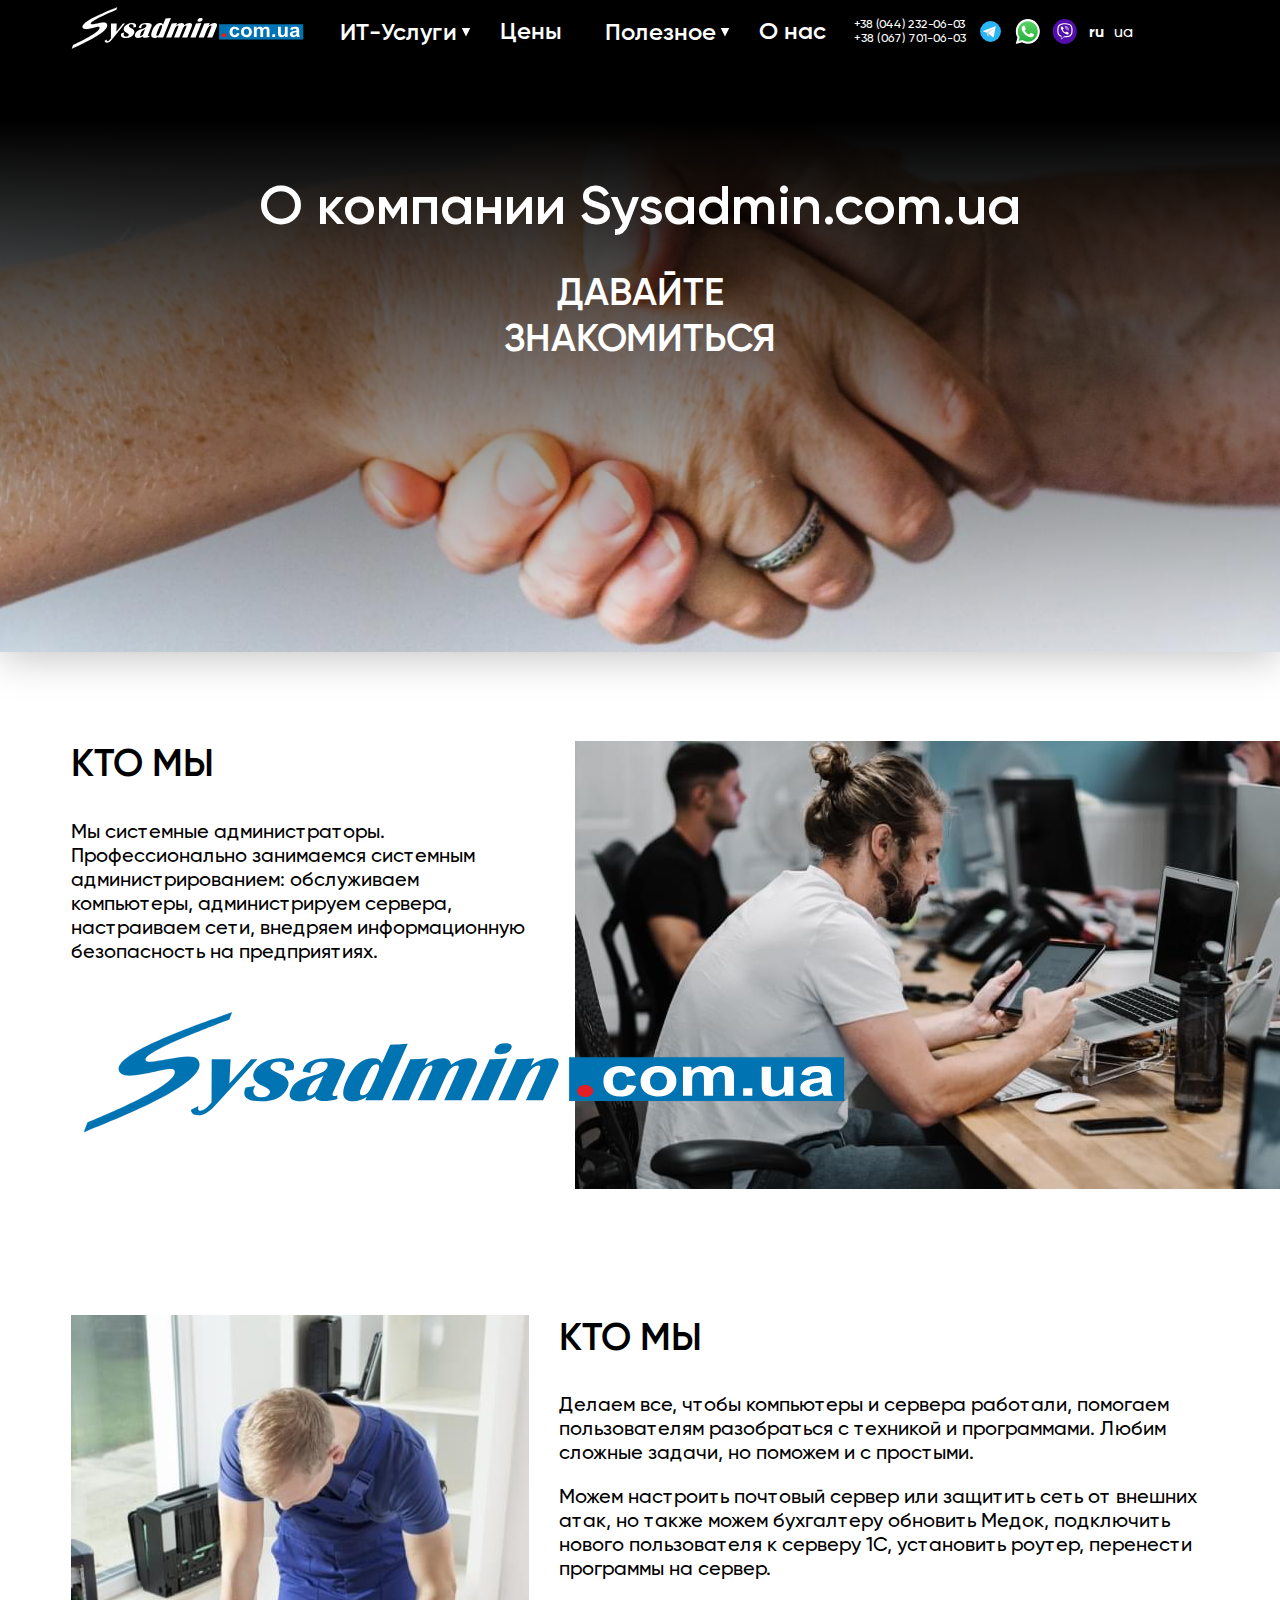
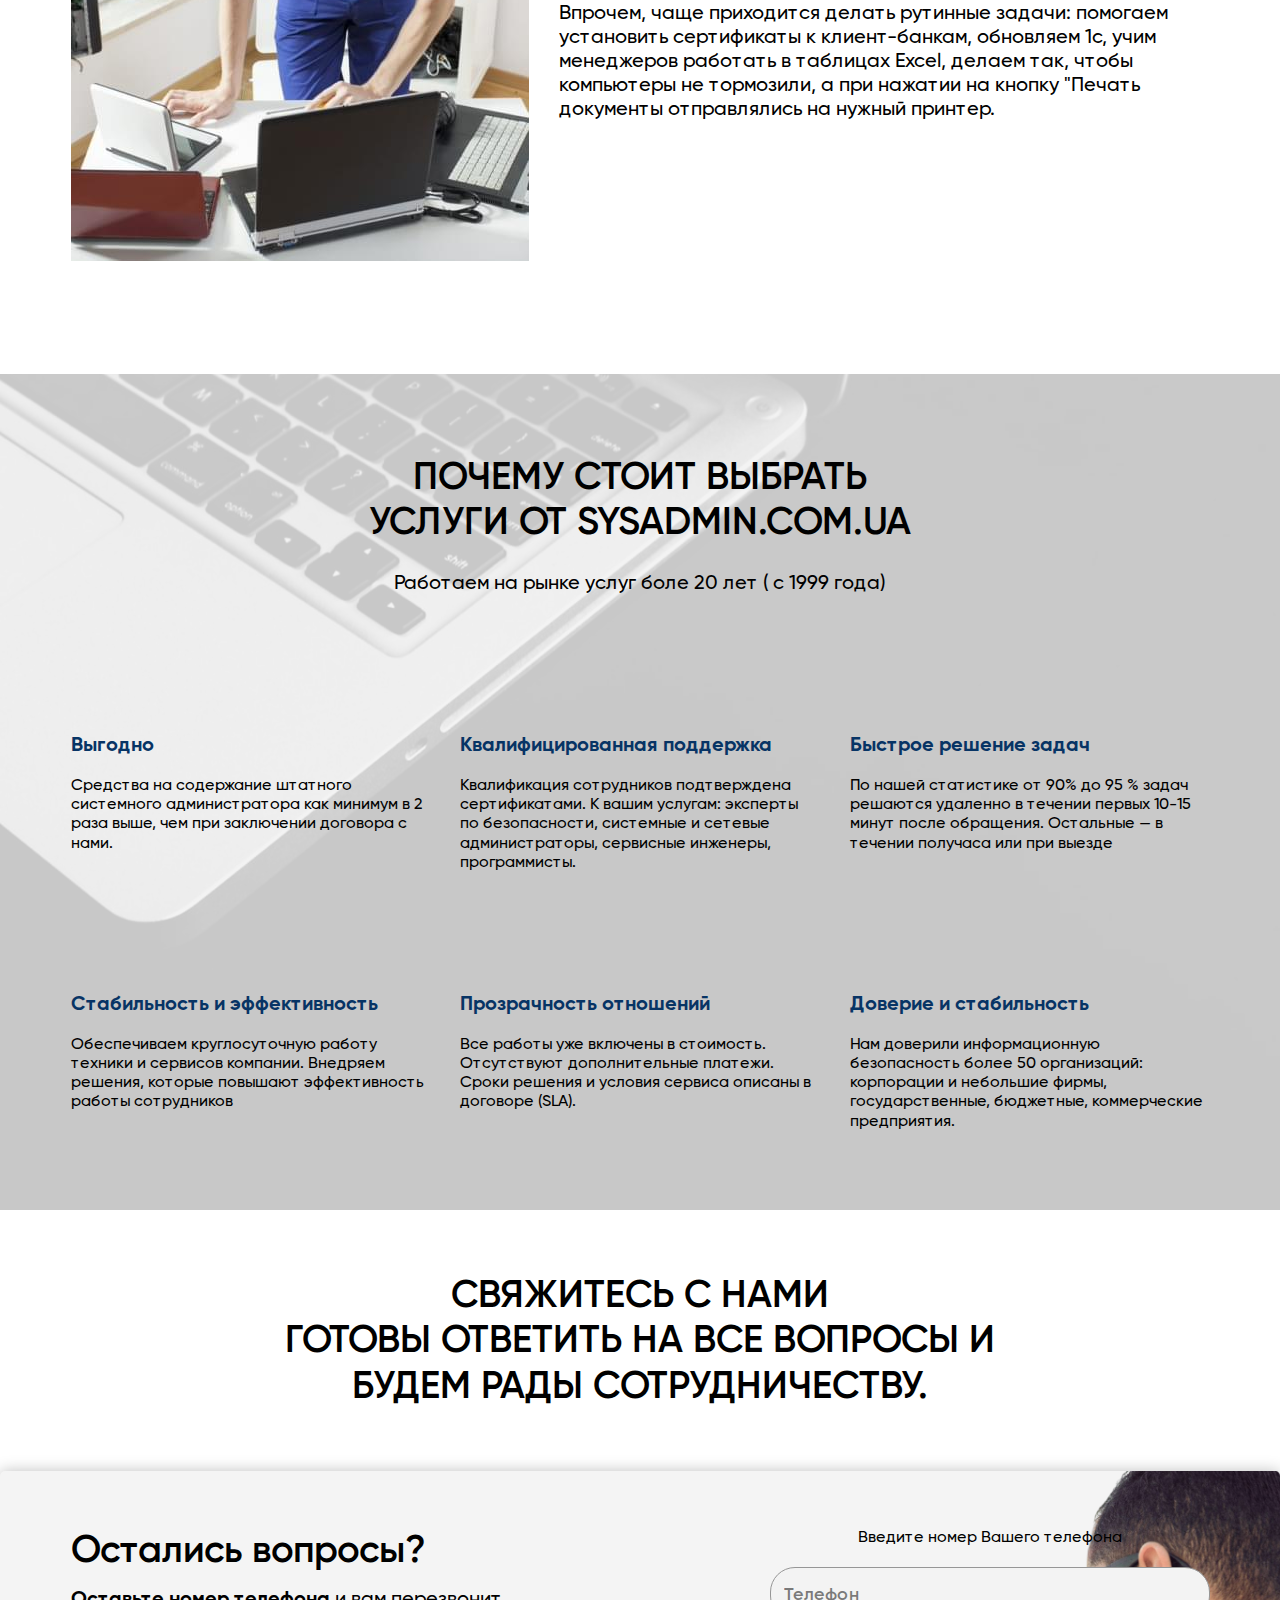
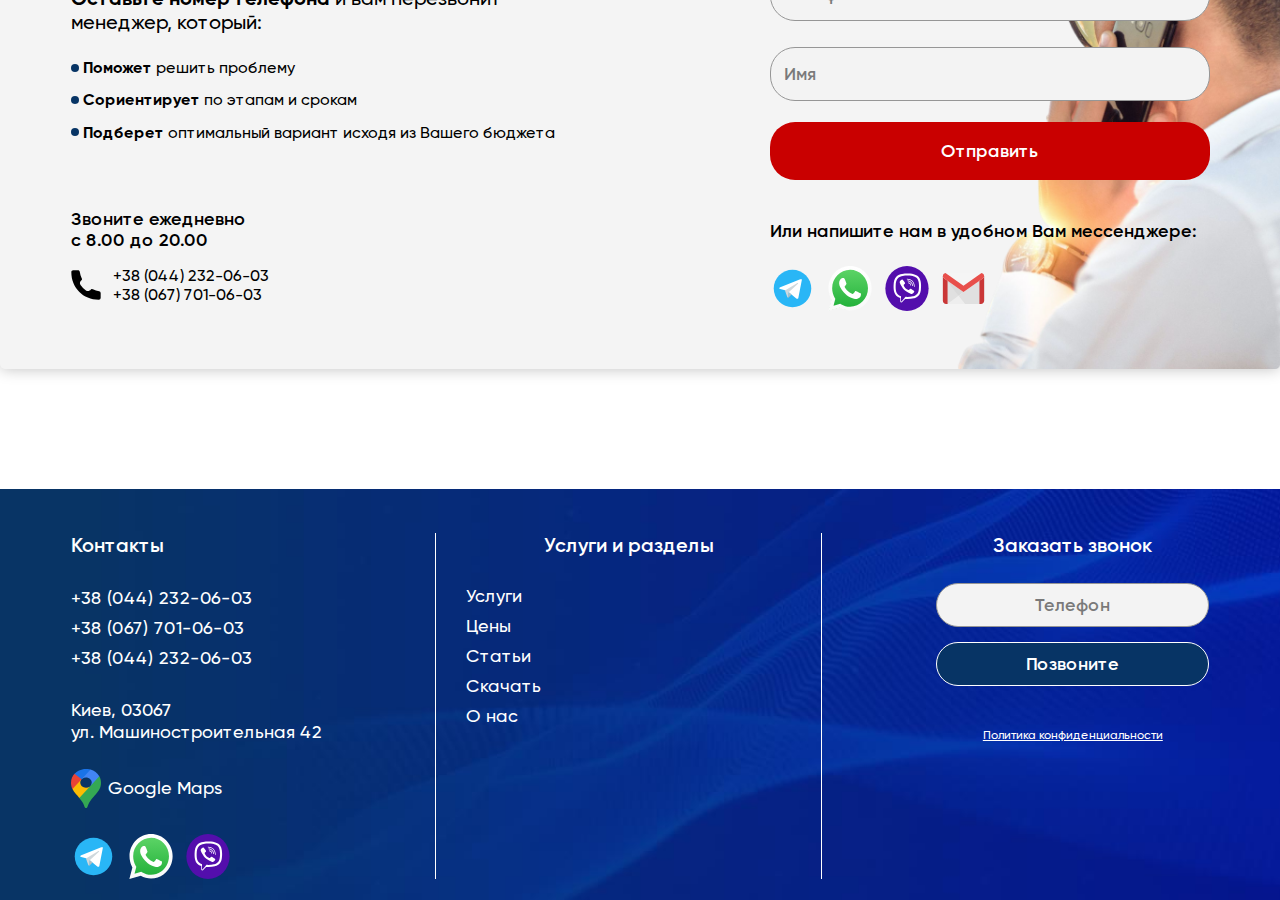
<file: about.html>
<!DOCTYPE html>
<html lang="ru">

<head>
	<meta charset="UTF-8">
<meta name="viewport" content="width=device-width,initial-scale=1">
<meta http-equiv="X-UA-Compatible" content="IE=edge,chrome=1">
<meta name="HandheldFriendly" content="true">
<meta name="description" content="">
<meta name="keywords" content="">
<meta name="robots" content="">
<link rel="shortcut icon" href="img/favicon.svg" type="image/svg">
<link rel="stylesheet" href="css/style.min.css?_v=20221014161236">
<title>Об</title>
</head>

<body class="webp about-page dark-intro">
	<div class="wrapper">
		<header class="header">
	<div class="container header__container">
		<button class="burger">
			<span></span>
		</button>
		<a href="/" class="logo header__logo">
			<img src="img/logo.svg" alt="Логотип">
		</a>
		<div class="menu-mobile">
			<ul class="menu__list">
				<li class="menu__item">
					<button class="menu__btn arrow">
						ИТ-Услуги
					</button>
					<ul class="menu__sublist">
						<li class="menu-sublist__item">
							<a href="#" class="menu-sublist__link">
								Пункт
							</a>
						</li>
						<li class="menu-sublist__item">
							<a href="#" class="menu-sublist__link">
								Пункт
							</a>
						</li>
					</ul>
				</li>
				<li class="menu__item"><a href="#" class="menu__link">Цены</a></li>
				<li class="menu__item">
					<button class="menu__btn arrow">
						Полезное
					</button>
					<ul class="menu__sublist">
						<li class="menu-sublist__item">
							<a href="#" class="menu-sublist__link">
								Пункт
							</a>
						</li>
						<li class="menu-sublist__item">
							<a href="#" class="menu-sublist__link">
								Пункт
							</a>
						</li>
					</ul>
				</li>
				<li class="menu__item"><a href="#" class="menu__link">О нас</a></li>
			</ul>
			<address class="menu__address">Киев, 03067 <br>
				ул. Машиностроительная 42</address>
		</div>
		<nav class="menu header__menu">
			<ul class="menu__list">
				<li class="menu__item">
					<button class="menu__btn arrow">
						ИТ-Услуги
					</button>
					<ul class="menu__sublist">
						<li class="menu-sublist__item">
							<a href="#" class="menu-sublist__link">
								Пункт
							</a>
						</li>
						<li class="menu-sublist__item">
							<a href="#" class="menu-sublist__link">
								Пункт
							</a>
						</li>
					</ul>
				</li>
				<li class="menu__item"><a href="#" class="menu__link">Цены</a></li>
				<li class="menu__item">
					<button class="menu__btn arrow">
						Полезное
					</button>
					<ul class="menu__sublist">
						<li class="menu-sublist__item">
							<a href="#" class="menu-sublist__link">
								Пункт
							</a>
						</li>
						<li class="menu-sublist__item">
							<a href="#" class="menu-sublist__link">
								Пункт
							</a>
						</li>
					</ul>
				</li>
				<li class="menu__item"><a href="#" class="menu__link">О нас</a></li>
			</ul>
			<address class="menu__address">Киев, 03067 <br>
				ул. Машиностроительная 42</address>
			<div class="menu__phones">
				<a href="#">+38 (044) 232-06-03</a>
				<a href="#">+38 (067) 701-06-03</a>
			</div>
			<ul class="socials__list">
  <li class="socials__item"><a href="#" class="socials__link"><img src="img/socials/telegram.svg" alt=""></a></li>
  <li class="socials__item"><a href="#" class="socials__link"><img src="img/socials/whatapp.svg" alt=""></a></li>
  <li class="socials__item"><a href="#" class="socials__link"><img src="img/socials/viber.svg" alt=""></a></li>
</ul>
			<div class="menu-mobile__item">
				<div class="menu__phones">
					<a href="#">+38 (044) 232-06-03</a>
					<a href="#">+38 (067) 701-06-03</a>
				</div>
				<ul class="socials__list">
  <li class="socials__item"><a href="#" class="socials__link"><img src="img/socials/telegram.svg" alt=""></a></li>
  <li class="socials__item"><a href="#" class="socials__link"><img src="img/socials/whatapp.svg" alt=""></a></li>
  <li class="socials__item"><a href="#" class="socials__link"><img src="img/socials/viber.svg" alt=""></a></li>
</ul>
			</div>
			<div class="btn-group">
				<button class="header__btn header__btn--active">ru</button>
				<button class="header__btn">ua</button>
			</div>
		</nav>
	</div>
</header>
		<main class="main">
			<div class="intro blackout">
				<div class="container">
					<div class="intro__content">
						<h1 class="intro__title">О компании Sysadmin.com.ua</h1>
						<h2 class="intro__subtitle">Давайте знакомиться</h2>
					</div>
				</div>
			</div>
			<div class="who-are-we">
				<div class="about-page__item about-page__item-1">
					<div class="container">
						<div class="content">
							<h2 class="title">Кто мы</h2>
							<div class="text">
								Мы системные администраторы. Профессионально занимаемся
								системным администрированием: обслуживаем компьютеры,
								администрируем сервера, настраиваем сети, внедряем
								информационную безопасность на предприятиях.
							</div>
						</div>
						<img src="img/whoarewe/logo.svg" alt="" class="about-page__item-logo">
						<img src="img/whoarewe/01.jpg" alt="" class="img" />
					</div>
				</div>
				<div class="container asd">
					<div class="about-page__item about-page__item-2">
						<img src="img/whoarewe/02.jpg" alt="" />
						<div class="content">
							<h2 class="title">Кто мы</h2>
							<div class="text">
								<p>
									Делаем все, чтобы компьютеры и сервера работали, помогаем
									пользователям разобраться с техникой и программами. Любим
									сложные задачи, но поможем и с простыми.
								</p>
								<p>
									Можем настроить почтовый сервер или защитить сеть от внешних
									атак, но также можем бухгалтеру обновить Медок, подключить
									нового пользователя к серверу 1С, установить роутер,
									перенести программы на сервер.
								</p>
								<p>
									Впрочем, чаще приходится делать рутинные задачи: помогаем
									установить сертификаты к клиент-банкам, обновляем 1с, учим
									менеджеров работать в таблицах Excel, делаем так, чтобы
									компьютеры не тормозили, а при нажатии на кнопку "Печать
									документы отправлялись на нужный принтер.
								</p>
							</div>
						</div>
					</div>
				</div>
			</div>
			<div class="why transparency section-bg">
  <div class="container">
    <h2 class="title why__title">Почему стоит выбрать услуги от Sysadmin.com.ua</h2>
    <h3 class="subtitle why__subtitle">Работаем на рынке услуг боле 20 лет ( с 1999 года)</h3>
    <div class="why__grid">
      <div class="why__item">
        <div class="why__item-1">Выгодно</div>
        <div class="why__item-2">Средства на содержание штатного системного администратора как минимум в 2 раза выше, чем при заключении договора с нами.</div>
      </div>
      <div class="why__item">
        <div class="why__item-1">Квалифицированная поддержка</div>
        <div class="why__item-2">Квалификация сотрудников подтверждена сертификатами. К вашим услугам: эксперты по безопасности, системные и сетевые
        администраторы, сервисные инженеры, программисты.</div>
      </div>
      <div class="why__item">
        <div class="why__item-1">Быстрое решение задач</div>
        <div class="why__item-2">По нашей статистике от 90% до 95 % задач решаются удаленно в течении первых 10-15 минут после обращения. Остальные — в
        течении получаса или при выезде</div>
      </div>
      <div class="why__item">
        <div class="why__item-1">Стабильность и эффективность</div>
        <div class="why__item-2">Обеспечиваем круглосуточную работу техники и сервисов компании. Внедряем решения, которые повышают эффективность работы
        сотрудников</div>
      </div>
      <div class="why__item">
        <div class="why__item-1">Прозрачность отношений</div>
        <div class="why__item-2">Все работы уже включены в стоимость. Отсутствуют дополнительные платежи. Сроки решения и условия сервиса описаны в
        договоре (SLA).</div>
      </div>
      <div class="why__item">
        <div class="why__item-1">Доверие и стабильность</div>
        <div class="why__item-2">Нам доверили информационную безопасность более 50 организаций: корпорации и небольшие фирмы, государственные, бюджетные,
        коммерческие предприятия.</div>
      </div>
    </div>
  </div>
</div>
			<h2 class="title about-page__mainTitle">
				Свяжитесь с нами <br />
				Готовы ответить на все вопросы и будем рады сотрудничеству.
			</h2>
			<div class="decide section">
	<div class="decide__container container">
		<div class="decide__col">
			<h2 class="title decide__title">Остались вопросы?</h2>
			<div class="decide__text"><span>Оставьте номер телефона</span> и вам перезвонит
				менеджер, который:</div>
			<ul class="decide__list">
				<li class="decide__item"><span><span>Поможет</span> решить проблему</span>
				</li>
				<li class="decide__item"><span><span>Сориентирует</span> по этапам и срокам</span></li>
				<li class="decide__item"><span><span>Подберет</span> оптимальный вариант исходя из Вашего бюджета</span>
				</li>
			</ul>
			<div class="decide__call">
				<div>
					<div class="decide__info">Звоните ежедневно
						с 8.00 до 20.00</div>
					<div class="decide__phone">
						<div>
							<img src="img/phone.svg" alt="">
						</div>
						<div>
							<a href="№">+38 (044) 232-06-03</a>
							<a href="№">+38 (067) 701-06-03</a>
						</div>
					</div>
				</div>
				<div class="decide__socials">
					<div class="decide__write">Или напишите нам в удобном Вам мессенджере:</div>
					<ul class="socials__list">
						<li class="socials__item"><a href="#" class="socials__link"><img src="img/socials/telegram.svg"
									alt=""></a></li>
						<li class="socials__item"><a href="#" class="socials__link"><img src="img/socials/whatapp.svg" alt=""></a>
						</li>
						<li class="socials__item"><a href="#" class="socials__link"><img src="img/socials/viber.svg" alt=""></a>
						</li>
						<li class="socials__item"><a href="#" class="socials__link"><img src="img/socials/email.svg" alt=""></a>
						</li>
					</ul>
				</div>
			</div>
		</div>
		<div class="decide__col">
			<form>
				<label for="phoneInput" class="decide__label">Введите номер Вашего телефона</label>
				<input type="text" class="decide__input" placeholder="Телефон" id="phoneInput">
				<input type="text" class="decide__input" placeholder="Имя">
				<button class="btn btn--full decide__btn">Отправить</button>
			</form>
			<div class="decide__write">Или напишите нам в удобном Вам мессенджере:</div>
			<ul class="socials__list">
				<li class="socials__item"><a href="#" class="socials__link"><img src="img/socials/telegram.svg" alt=""></a></li>
				<li class="socials__item"><a href="#" class="socials__link"><img src="img/socials/whatapp.svg" alt=""></a></li>
				<li class="socials__item"><a href="#" class="socials__link"><img src="img/socials/viber.svg" alt=""></a></li>
				<li class="socials__item"><a href="#" class="socials__link"><img src="img/socials/email.svg" alt=""></a></li>
			</ul>
		</div>
	</div>
</div>
		</main>
		<footer class="footer">
	<div class="container footer__container">
		<div class="footer__item">
			<div>
				<div class="footer__title">Контакты</div>
				<address class="footer__address footer__address-mobile">Киев, 03067 <br>
					ул. Машиностроительная 42</address>
			</div>
			<div class="footer__phones">
				<a href="#">+38 (044) 232-06-03</a>
				<a href="#">+38 (067) 701-06-03</a>
				<a href="#">+38 (044) 232-06-03</a>
			</div>
			<address class="footer__address">Киев, 03067 <br>
				ул. Машиностроительная 42</address>
			<a href="#" class="footer__map">
				<img src="img/google-maps.svg" alt="Google map">
				Google Maps
			</a>
			<ul class="socials__list">
  <li class="socials__item"><a href="#" class="socials__link"><img src="img/socials/telegram.svg" alt=""></a></li>
  <li class="socials__item"><a href="#" class="socials__link"><img src="img/socials/whatapp.svg" alt=""></a></li>
  <li class="socials__item"><a href="#" class="socials__link"><img src="img/socials/viber.svg" alt=""></a></li>
</ul>
		</div>
		<div class="footer__item">
			<div class="footer__title footer__title--center">Услуги и разделы</div>
			<ul class="footer__list">
				<li class="footer-list__item"><a href="#" class="footer-list__link">Услуги</a></li>
				<li class="footer-list__item"><a href="#" class="footer-list__link">Цены</a></li>
				<li class="footer-list__item"><a href="#" class="footer-list__link">Статьи</a></li>
				<li class="footer-list__item"><a href="#" class="footer-list__link">Скачать</a></li>
				<li class="footer-list__item"><a href="#" class="footer-list__link">О нас</a></li>
			</ul>
		</div>
		<div class="footer__item">
			<div class="footer__title footer__title--center">Заказать звонок</div>
			<form>
				<input type="text" placeholder="Телефон" class="footer__input">
				<button class="btn btn--blue btn--sm btn--full">Позвоните</button>
			</form>
			<a href="#" class="footer__link">Политика конфиденциальности</a>
		</div>
	</div>
</footer>
	</div>
	<script src="js/main.js?_v=20221014161236"></script>
</body>

</html>
</file>
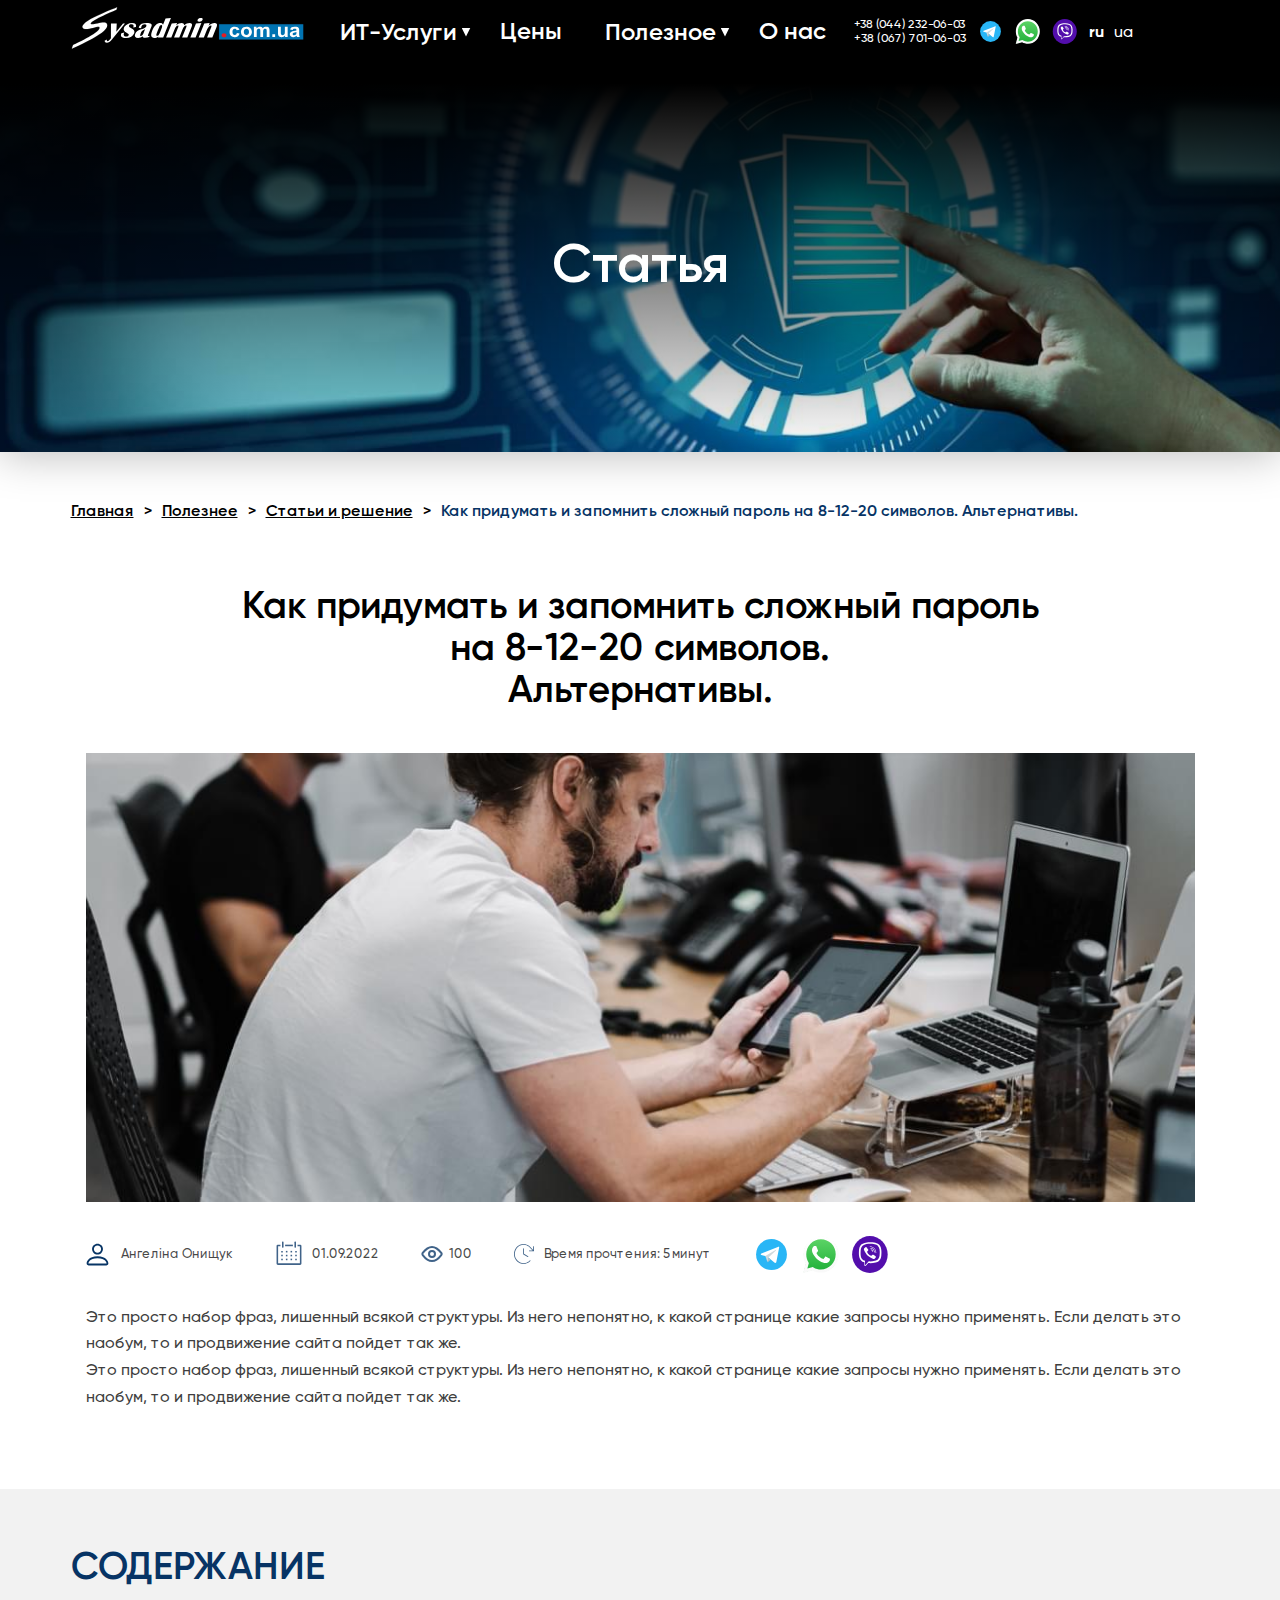
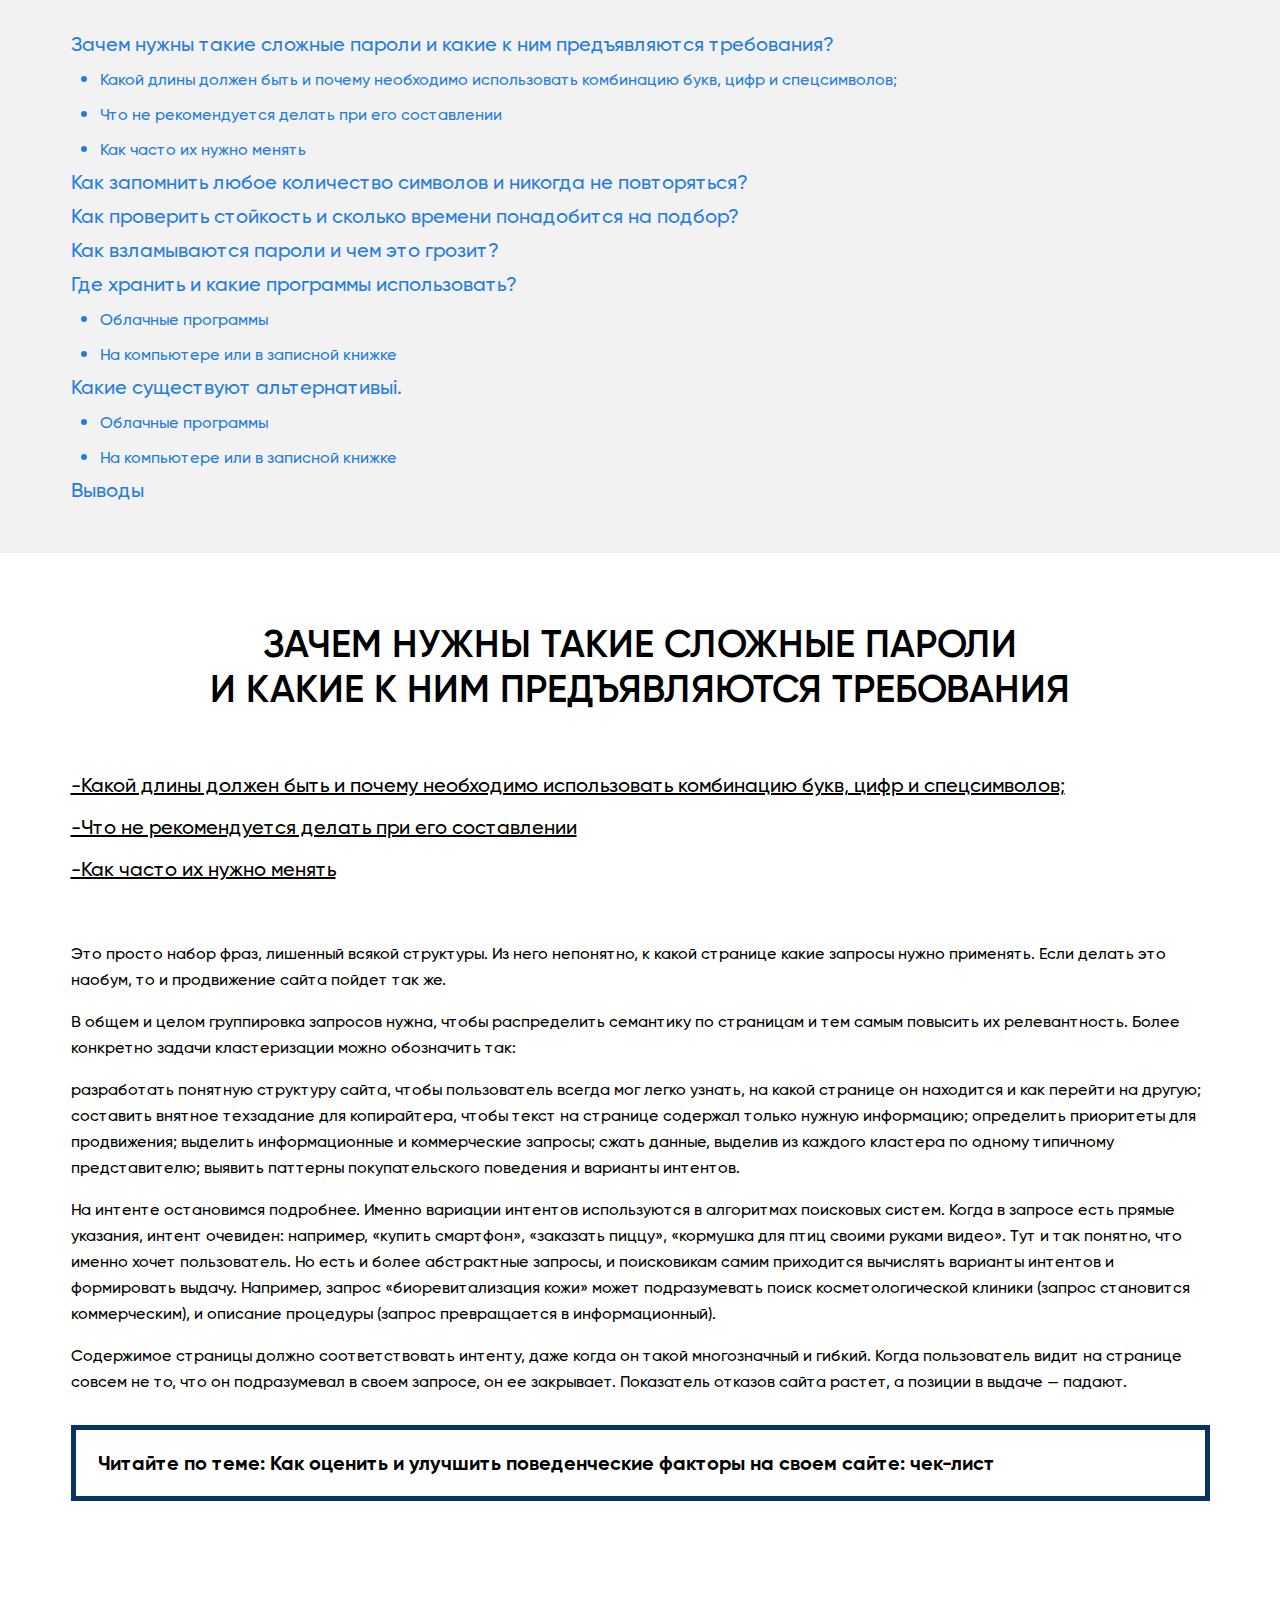
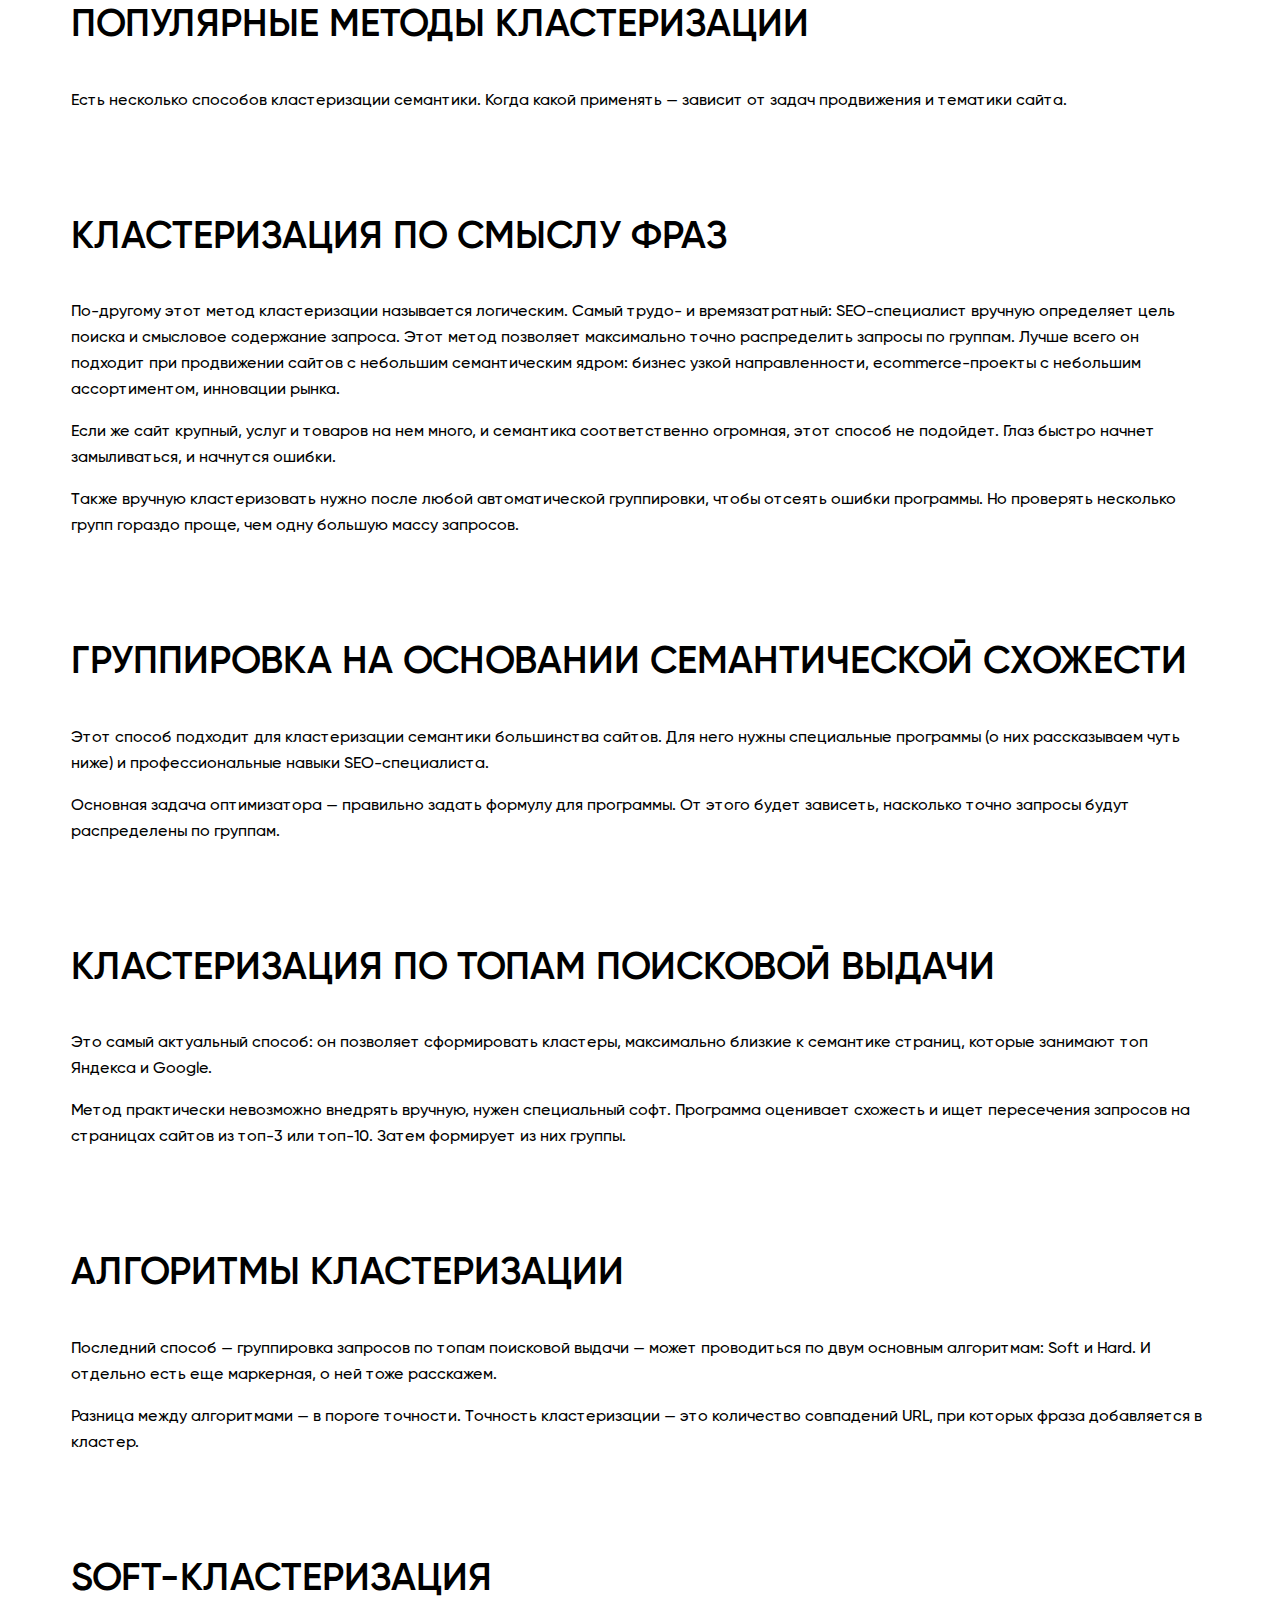
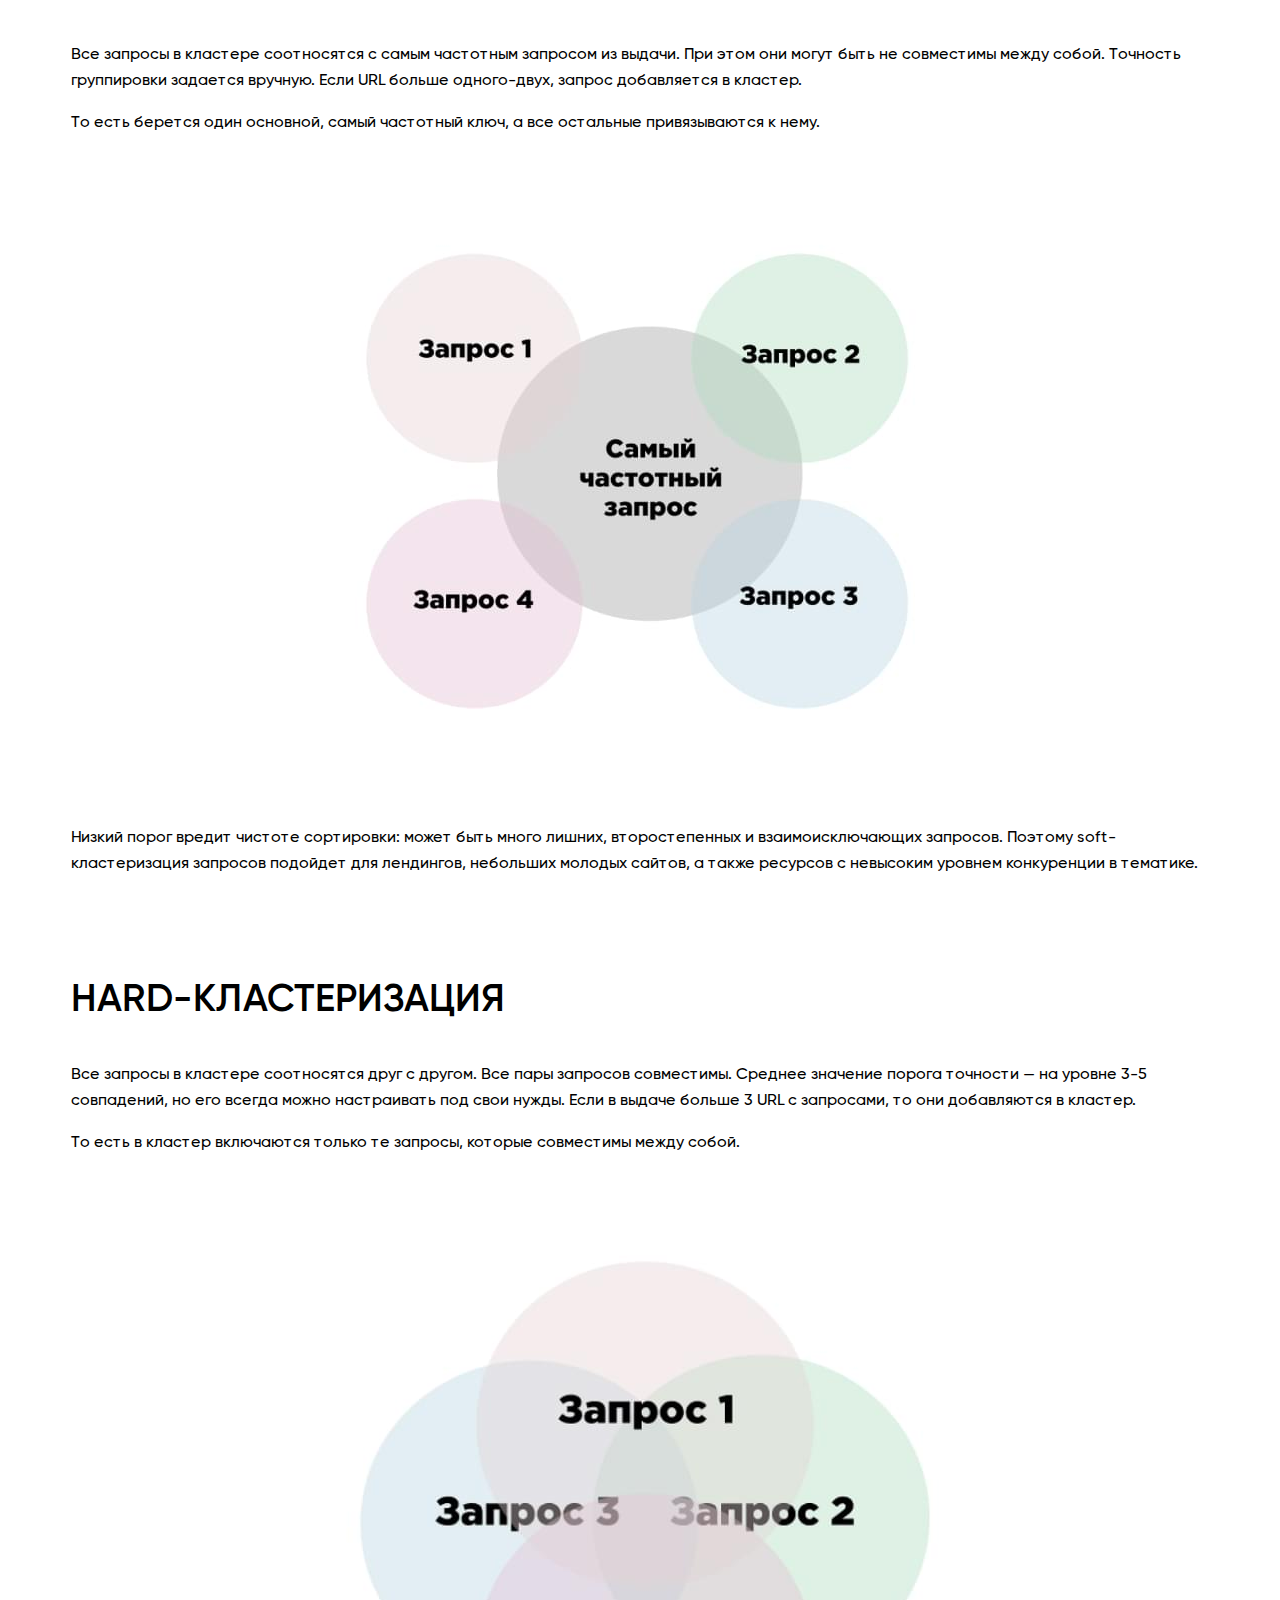
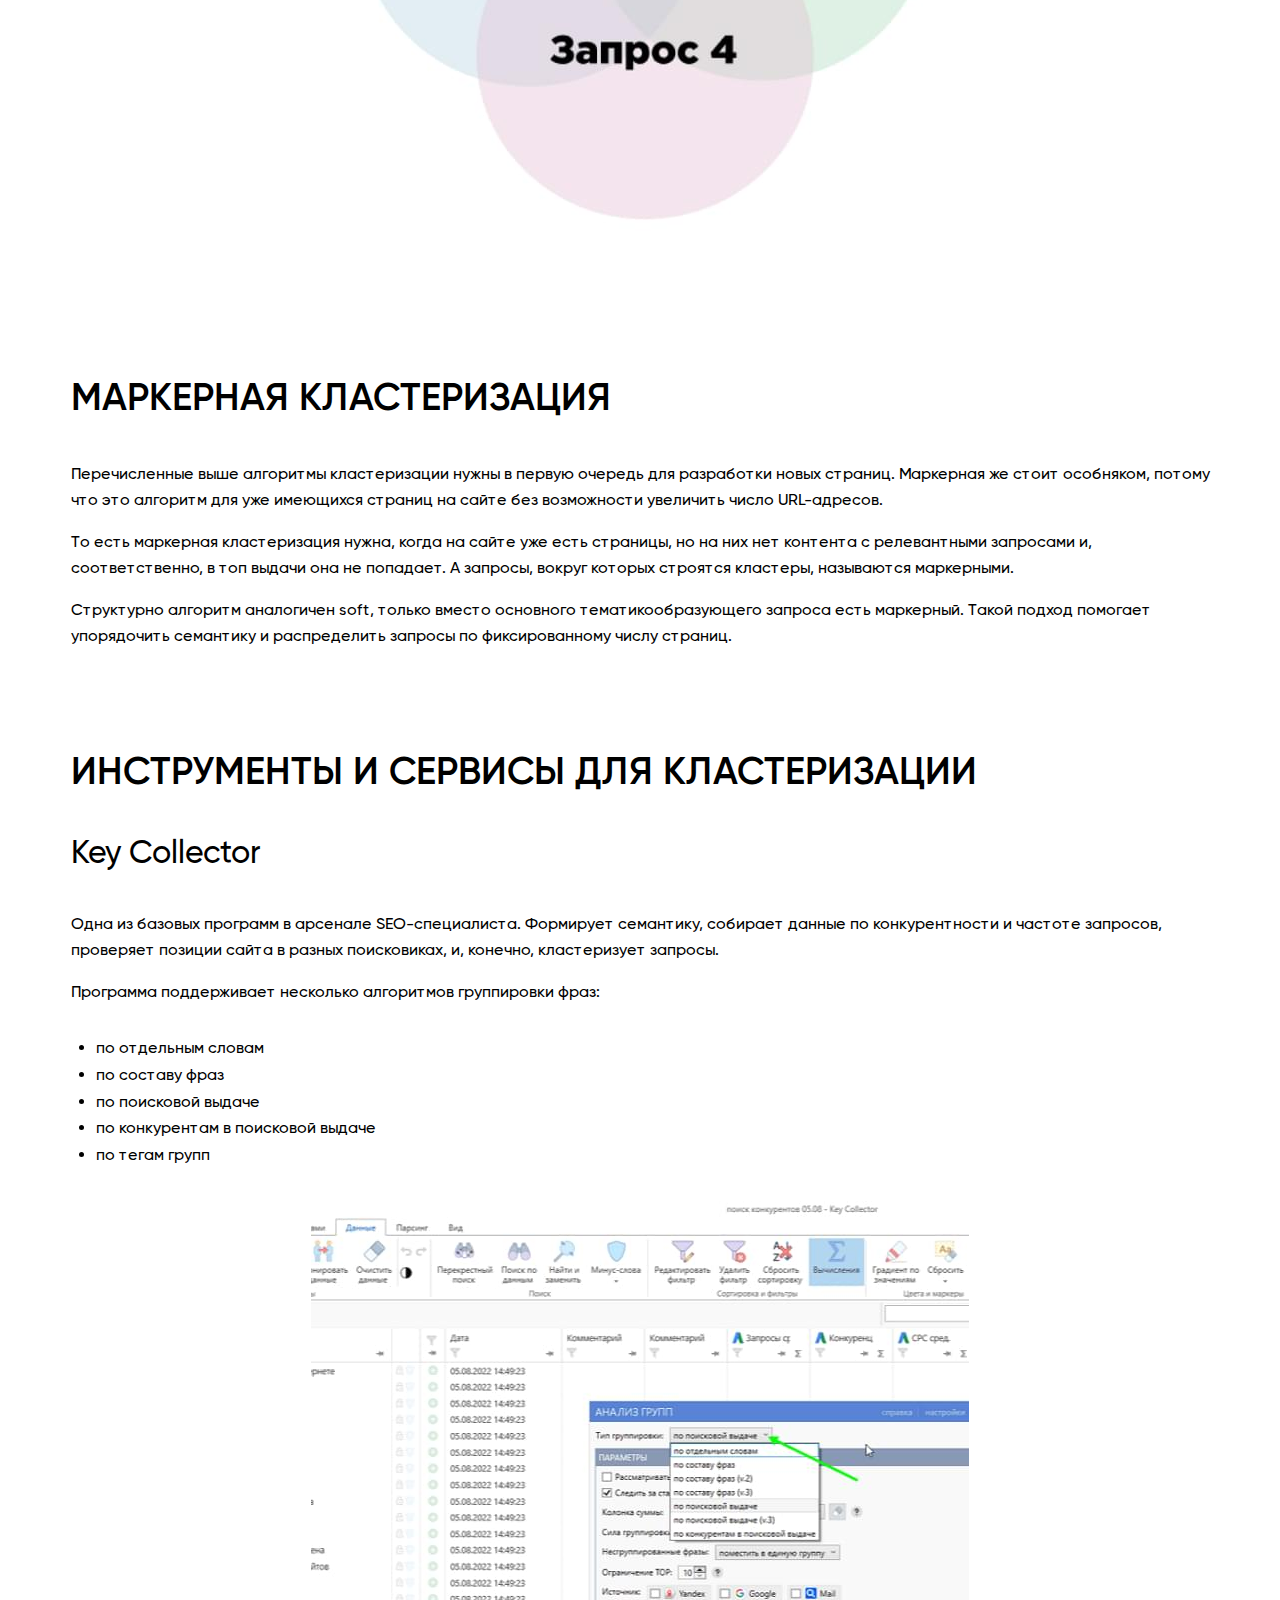
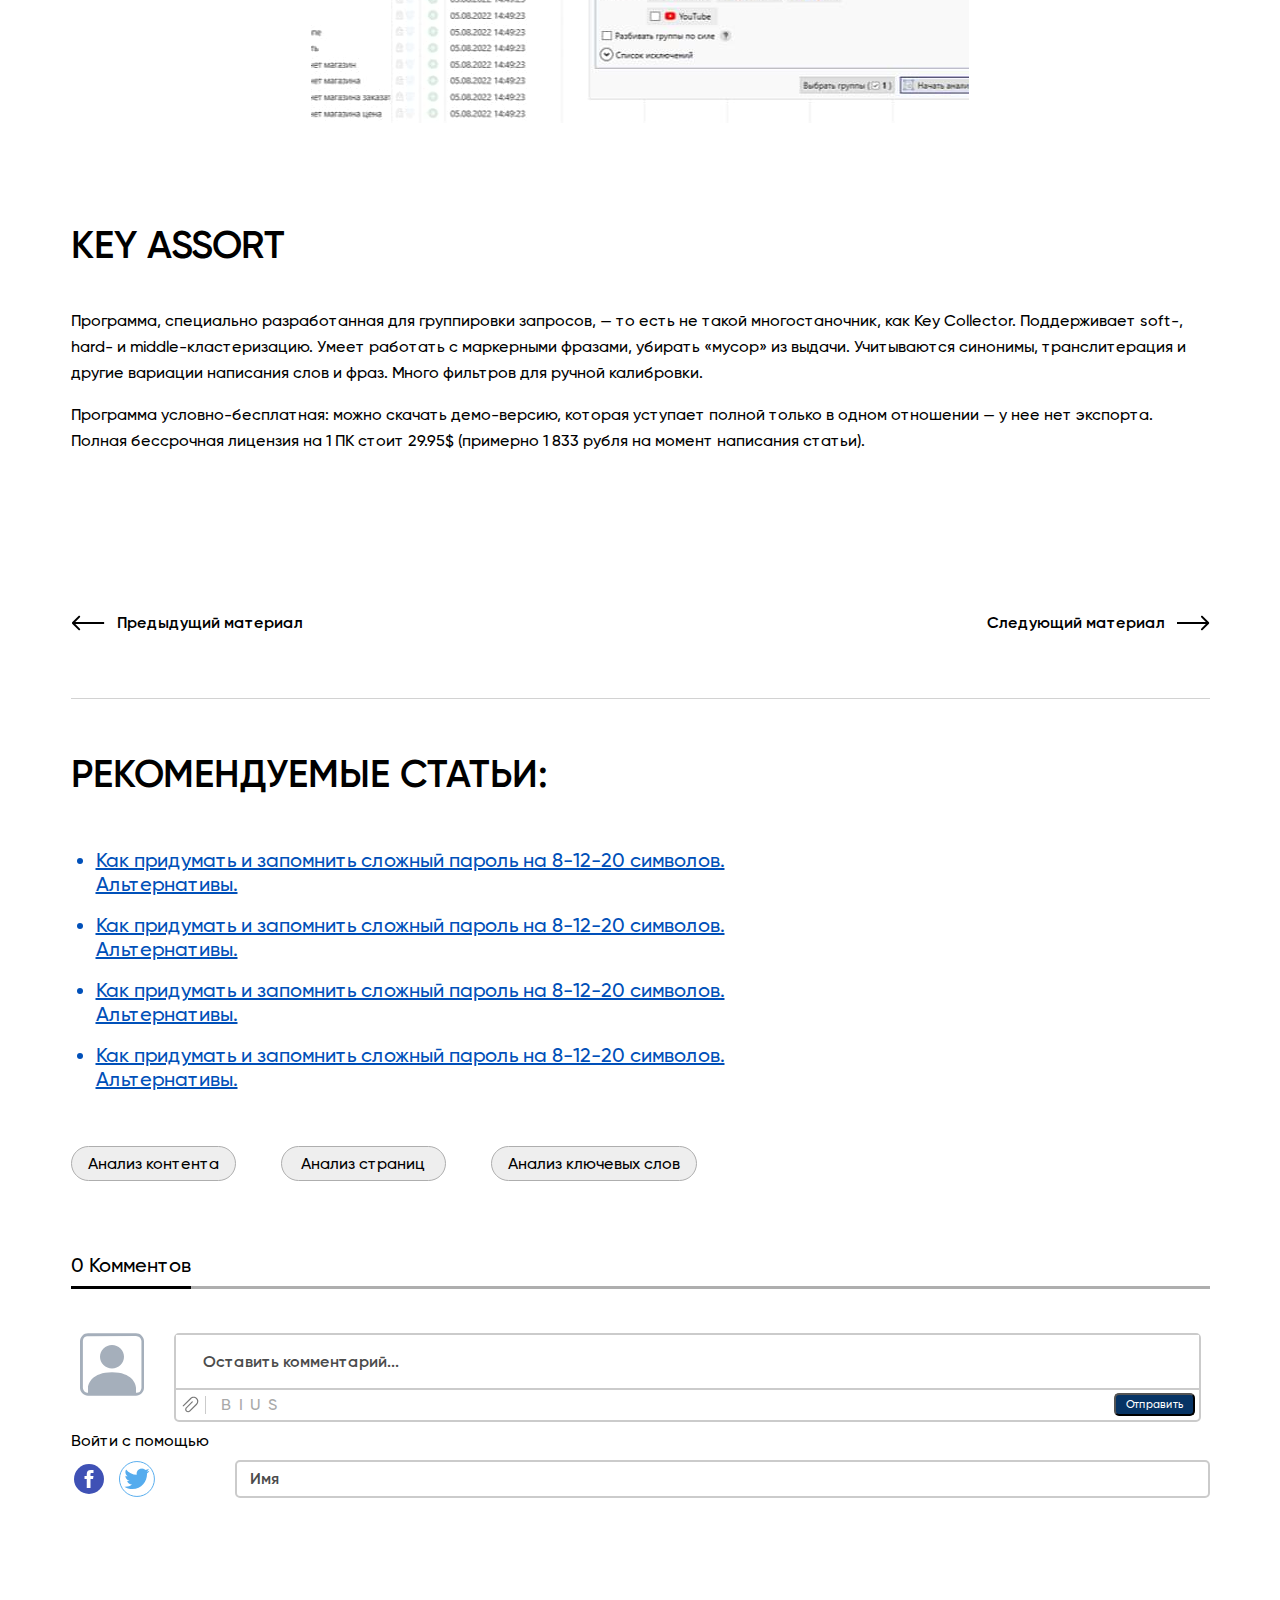
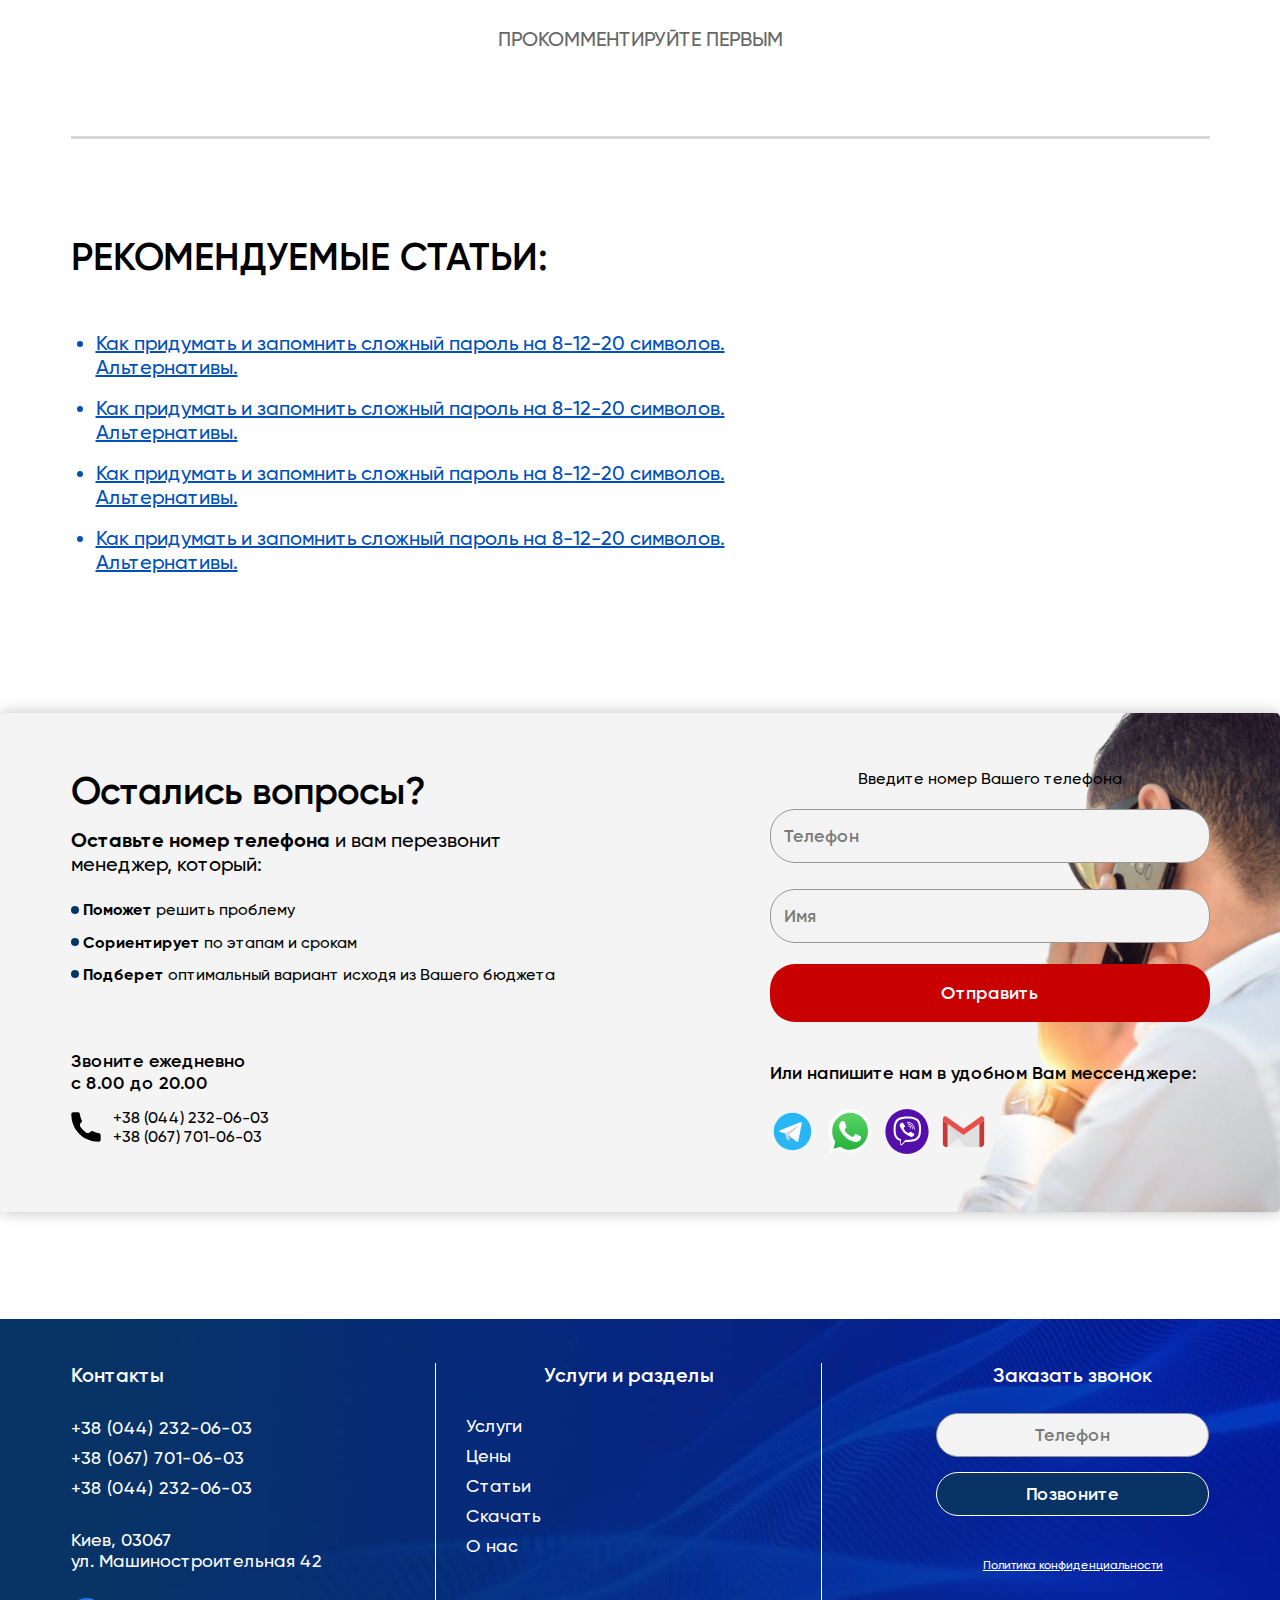
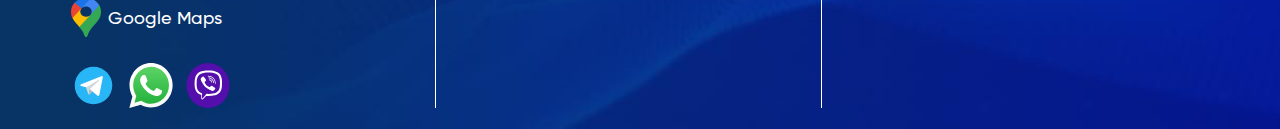
<file: article.html>
<!DOCTYPE html>
<html lang="ru">

<head>
	<meta charset="UTF-8">
<meta name="viewport" content="width=device-width,initial-scale=1">
<meta http-equiv="X-UA-Compatible" content="IE=edge,chrome=1">
<meta name="HandheldFriendly" content="true">
<meta name="description" content="">
<meta name="keywords" content="">
<meta name="robots" content="">
<link rel="shortcut icon" href="img/favicon.svg" type="image/svg">
<link rel="stylesheet" href="css/style.min.css?_v=20221014153505">
<title>Статья</title>
</head>

<body class="webp article-page dark-intro">
	<div class="wrapper">
		<header class="header">
	<div class="container header__container">
		<button class="burger">
			<span></span>
		</button>
		<a href="/" class="logo header__logo">
			<img src="img/logo.svg" alt="Логотип">
		</a>
		<div class="menu-mobile">
			<ul class="menu__list">
				<li class="menu__item">
					<button class="menu__btn arrow">
						ИТ-Услуги
					</button>
					<ul class="menu__sublist">
						<li class="menu-sublist__item">
							<a href="#" class="menu-sublist__link">
								Пункт
							</a>
						</li>
						<li class="menu-sublist__item">
							<a href="#" class="menu-sublist__link">
								Пункт
							</a>
						</li>
					</ul>
				</li>
				<li class="menu__item"><a href="#" class="menu__link">Цены</a></li>
				<li class="menu__item">
					<button class="menu__btn arrow">
						Полезное
					</button>
					<ul class="menu__sublist">
						<li class="menu-sublist__item">
							<a href="#" class="menu-sublist__link">
								Пункт
							</a>
						</li>
						<li class="menu-sublist__item">
							<a href="#" class="menu-sublist__link">
								Пункт
							</a>
						</li>
					</ul>
				</li>
				<li class="menu__item"><a href="#" class="menu__link">О нас</a></li>
			</ul>
			<address class="menu__address">Киев, 03067 <br>
				ул. Машиностроительная 42</address>
		</div>
		<nav class="menu header__menu">
			<ul class="menu__list">
				<li class="menu__item">
					<button class="menu__btn arrow">
						ИТ-Услуги
					</button>
					<ul class="menu__sublist">
						<li class="menu-sublist__item">
							<a href="#" class="menu-sublist__link">
								Пункт
							</a>
						</li>
						<li class="menu-sublist__item">
							<a href="#" class="menu-sublist__link">
								Пункт
							</a>
						</li>
					</ul>
				</li>
				<li class="menu__item"><a href="#" class="menu__link">Цены</a></li>
				<li class="menu__item">
					<button class="menu__btn arrow">
						Полезное
					</button>
					<ul class="menu__sublist">
						<li class="menu-sublist__item">
							<a href="#" class="menu-sublist__link">
								Пункт
							</a>
						</li>
						<li class="menu-sublist__item">
							<a href="#" class="menu-sublist__link">
								Пункт
							</a>
						</li>
					</ul>
				</li>
				<li class="menu__item"><a href="#" class="menu__link">О нас</a></li>
			</ul>
			<address class="menu__address">Киев, 03067 <br>
				ул. Машиностроительная 42</address>
			<div class="menu__phones">
				<a href="#">+38 (044) 232-06-03</a>
				<a href="#">+38 (067) 701-06-03</a>
			</div>
			<ul class="socials__list">
  <li class="socials__item"><a href="#" class="socials__link"><img src="img/socials/telegram.svg" alt=""></a></li>
  <li class="socials__item"><a href="#" class="socials__link"><img src="img/socials/whatapp.svg" alt=""></a></li>
  <li class="socials__item"><a href="#" class="socials__link"><img src="img/socials/viber.svg" alt=""></a></li>
</ul>
			<div class="menu-mobile__item">
				<div class="menu__phones">
					<a href="#">+38 (044) 232-06-03</a>
					<a href="#">+38 (067) 701-06-03</a>
				</div>
				<ul class="socials__list">
  <li class="socials__item"><a href="#" class="socials__link"><img src="img/socials/telegram.svg" alt=""></a></li>
  <li class="socials__item"><a href="#" class="socials__link"><img src="img/socials/whatapp.svg" alt=""></a></li>
  <li class="socials__item"><a href="#" class="socials__link"><img src="img/socials/viber.svg" alt=""></a></li>
</ul>
			</div>
			<div class="btn-group">
				<button class="header__btn header__btn--active">ru</button>
				<button class="header__btn">ua</button>
			</div>
		</nav>
	</div>
</header>
		<main class="main">
			<div class="intro blackout">
				<div class="container">
					<div class="intro__content">
						<h1 class="intro__title">Статья</h1>
					</div>
				</div>
			</div>
			<div class="container">
				<nav class="breadcrumb" aria-label="breadcrumb">
					<ol class="breadcrumb__list">
						<li class="breadcrumb__item">
							<a href="#" class="breadcrumb__link">Главная</a>
						</li>
						<li class="breadcrumb__item breadcrumb__item--active">
							<a href="#" class="breadcrumb__link">Полезнее</a>
						</li>
						<li class="breadcrumb__item breadcrumb__item--active">
							<a href="#" class="breadcrumb__link">Статьи и решение</a>
						</li>
						<li class="breadcrumb__item breadcrumb__item--active" aria-current="page">
							<a href="#" class="breadcrumb__link">Как придумать и запомнить сложный пароль на 8-12-20 символов.
								Альтернативы.</a>
						</li>
					</ol>
				</nav>
				<div class="article-page__started">
					<div class="container">
						<h2 class="article-page__title">Как придумать и запомнить сложный пароль
							на 8-12-20 символов. <br>
							Альтернативы.</h2>
						<div class="article-page__img">
							<img src="img/articles/post-article/main-picture.jpg" alt="">
						</div>
						<div class="article-page__started-row">
							<div class="article-page__started-item article-page__started-author">
								<img src="img/articles/person.svg" alt="">
								<span>Ангеліна Онищук</span>
							</div>
							<div class="article-page__started-item article-page__started-calendar">
								<img src="img/articles/calendar.svg" alt="">
								<span>01.09.2022</span>
							</div>
							<div class="article-page__started-item article-page__started-views">
								<img src="img/articles/eye.svg" alt="">
								<span>100</span>
							</div>
							<div class="article-page__started-item article-page__started-time">
								<img src="img/articles/o'clock.svg" alt="">
								<span>Время прочтения: 5 минут</span>
							</div>
							<div class="article-page__started-item article-page__started-socials">
								<ul class="socials__list">
									<li class="socials__item"><a href="#" class="socials__link"><img src="img/socials/telegram.svg"
												alt=""></a></li>
									<li class="socials__item"><a href="#" class="socials__link"><img src="img/socials/whatapp.svg"
												alt=""></a></li>
									<li class="socials__item"><a href="#" class="socials__link"><img src="img/socials/viber.svg"
												alt=""></a>
									</li>
								</ul>
							</div>
						</div>
						<div class="article-page__text">
							<p>Это просто набор фраз, лишенный всякой структуры. Из него непонятно, к какой странице какие запросы
								нужно
								применять.
								Если делать это наобум, то и продвижение сайта пойдет так же. <br>
								Это просто набор фраз, лишенный всякой структуры. Из него непонятно, к какой странице какие запросы
								нужно
								применять.
								Если делать это наобум, то и продвижение сайта пойдет так же.
							</p>
						</div>
					</div>
				</div>
			</div>
			<div class="navigation-article">
				<div class="container">					
					<h2 class="title navigation-article__title">Содержание</h2>
					<ul class="navigation-article__list">
						<li class="navigation-article__item">
							<a href="#" class="navigation-article__link">Зачем нужны такие сложные пароли и какие к ним предъявляются
								требования?</a>
							<ul class="navigation-article__sublist">
								<li class="navigation-article__sublist-item">
									<a href="#" class="navigation-article__sublist-link">Какой длины должен быть и почему необходимо
										использовать комбинацию букв, цифр и спецсимволов;</a>
								</li>
								<li class="navigation-article__sublist-item">
									<a href="#" class="navigation-article__sublist-link">Что не рекомендуется делать при его
										составлении</a>
								</li>
								<li class="navigation-article__sublist-item">
									<a href="#" class="navigation-article__sublist-link">Как часто их нужно менять</a>
								</li>
							</ul>
						</li>
						<li class="navigation-article__item">
							<a href="#" class="navigation-article__link">Как запомнить любое количество символов и никогда не
								повторяться?</a>
						</li>
						<li class="navigation-article__item">
							<a href="#" class="navigation-article__link">Как проверить стойкость и сколько времени понадобится на
								подбор?</a>
						</li>
						<li class="navigation-article__item">
							<a href="#" class="navigation-article__link">Как взламываются пароли и чем это грозит?</a>
						</li>
						<li class="navigation-article__item">
							<a href="#" class="navigation-article__link">Где хранить и какие программы использовать?</a>
							<ul class="navigation-article__sublist">
								<li class="navigation-article__sublist-item">
									<a href="#" class="navigation-article__sublist-link">Облачные программы</a>
								</li>
								<li class="navigation-article__sublist-item">
									<a href="#" class="navigation-article__sublist-link">На компьютере или в записной книжке</a>
								</li>
							</ul>
						</li>
						<li class="navigation-article__item">
							<a href="#" class="navigation-article__link">Какие существуют альтернативыі.</a>
							<ul class="navigation-article__sublist">
								<li class="navigation-article__sublist-item">
									<a href="#" class="navigation-article__sublist-link">Облачные программы</a>
								</li>
								<li class="navigation-article__sublist-item">
									<a href="#" class="navigation-article__sublist-link">На компьютере или в записной книжке</a>
								</li>
							</ul>
						</li>
						<li class="navigation-article__item">
							<a href="#" class="navigation-article__link">Выводы</a>
						</li>
					</ul>
				</div>
			</div>
			<div class="container">
				<div class="article">
					<div class="article__item">
						<h3 class="title article__title center">Зачем нужны такие сложные пароли <br>
							и какие к ним предъявляются требования</h3>
						<ul class="article__require">
							<li>-Какой длины должен быть и почему необходимо использовать комбинацию букв, цифр и спецсимволов;</li>
							<li>-Что не рекомендуется делать при его составлении</li>
							<li>-Как часто их нужно менять</li>
						</ul>
						<div class="article__text">
							<p>Это просто набор фраз, лишенный всякой структуры. Из него непонятно, к какой странице какие запросы
								нужно применять.
								Если делать это наобум, то и продвижение сайта пойдет так же.</p>
	
							<p>В общем и целом группировка запросов нужна, чтобы распределить семантику по страницам и тем самым
								повысить их
								релевантность. Более конкретно задачи кластеризации можно обозначить так:</p>
	
							<p>разработать понятную структуру сайта, чтобы пользователь всегда мог легко узнать, на какой странице он
								находится и как
								перейти на другую;
								составить внятное техзадание для копирайтера, чтобы текст на странице содержал только нужную информацию;
								определить приоритеты для продвижения;
								выделить информационные и коммерческие запросы;
								сжать данные, выделив из каждого кластера по одному типичному представителю;
								выявить паттерны покупательского поведения и варианты интентов.</p>
	
							<p>На интенте остановимся подробнее. Именно вариации интентов используются в алгоритмах поисковых систем.
								Когда в запросе
								есть прямые указания, интент очевиден: например, «купить смартфон», «заказать пиццу», «кормушка для птиц
								своими руками
								видео». Тут и так понятно, что именно хочет пользователь. Но есть и более абстрактные запросы, и
								поисковикам самим
								приходится вычислять варианты интентов и формировать выдачу. Например, запрос «биоревитализация кожи»
								может
								подразумевать поиск косметологической клиники (запрос становится коммерческим), и описание процедуры
								(запрос
								превращается в информационный).</p>
	
							<p>Содержимое страницы должно соответствовать интенту, даже когда он такой многозначный и гибкий. Когда
								пользователь видит
								на странице совсем не то, что он подразумевал в своем запросе, он ее закрывает. Показатель отказов сайта
								растет, а
								позиции в выдаче — падают.</p>
						</div>
						<a href="#" class="article__link">Читайте по теме: Как оценить и улучшить поведенческие факторы на своем
							сайте:
							чек-лист</a>
					</div>
					<div class="article__item">
						<h3 class="title article__title">Популярные методы кластеризации</h3>
						<div class="article__text">Есть несколько способов кластеризации семантики. Когда какой применять — зависит
							от задач продвижения и тематики сайта.</div>
					</div>
					<div class="article__item">
						<h3 class="title article__title">Кластеризация по смыслу фраз</h3>
						<div class="article__text">
							<p>
								По-другому этот метод кластеризации называется логическим. Самый трудо- и времязатратный: SEO-специалист
								вручную
								определяет цель поиска и смысловое содержание запроса. Этот метод позволяет максимально точно
								распределить
								запросы по
								группам. Лучше всего он подходит при продвижении сайтов с небольшим семантическим ядром: бизнес узкой
								направленности,
								ecommerce-проекты с небольшим ассортиментом, инновации рынка.
							</p>
							<p>
								Если же сайт крупный, услуг и товаров на нем много, и семантика соответственно огромная, этот способ не
								подойдет. Глаз
								быстро начнет замыливаться, и начнутся ошибки.
							</p>
							<p>
								Также вручную кластеризовать нужно после любой автоматической группировки, чтобы отсеять ошибки
								программы.
								Но проверять
								несколько групп гораздо проще, чем одну большую массу запросов.
							</p>
						</div>
					</div>
					<div class="article__item">
						<h3 class="title article__title">Группировка на основании семантической схожести</h3>
						<div class="article__text">
							<p>Этот способ подходит для кластеризации семантики большинства сайтов. Для него нужны специальные
								программы (о них
								рассказываем чуть ниже) и профессиональные навыки SEO-специалиста.</p>
							<p>
								Основная задача оптимизатора — правильно задать формулу для программы. От этого будет зависеть,
								насколько точно запросы
								будут распределены по группам.
							</p>
						</div>
					</div>
					<div class="article__item">
						<h3 class="title article__title">Кластеризация по топам поисковой выдачи</h3>
						<div class="article__text">
							<p>Это самый актуальный способ: он позволяет сформировать кластеры, максимально близкие к семантике
								страниц, которые
								занимают топ Яндекса и Google.
							</p>
							<p>
								Метод практически невозможно внедрять вручную, нужен специальный софт. Программа оценивает схожесть и
								ищет пересечения
								запросов на страницах сайтов из топ-3 или топ-10. Затем формирует из них группы.
							</p>
						</div>
					</div>
					<div class="article__item">
						<h3 class="title article__title">
							Алгоритмы кластеризации
						</h3>
						<div class="article__text">
							<p>
								Последний способ — группировка запросов по топам поисковой выдачи — может проводиться по двум основным
								алгоритмам: Soft
								и Hard. И отдельно есть еще маркерная, о ней тоже расскажем.
							</p>
							<p>
								Разница между алгоритмами — в пороге точности. Точность кластеризации — это количество совпадений URL,
								при которых фраза
								добавляется в кластер.
							</p>
						</div>
					</div>
					<div class="article__item">
						<h3 class="title article__title">
							Soft-кластеризация
						</h3>
						<div class="article__text">
							<p>Все запросы в кластере соотносятся с самым частотным запросом из выдачи. При этом они могут быть не
								совместимы между
								собой. Точность группировки задается вручную. Если URL больше одного-двух, запрос добавляется в кластер.
							</p>
							<p>То есть берется один основной, самый частотный ключ, а все остальные привязываются к нему.</p>
						</div>
						<div class="article__img">
							<img src="img/articles/post-article/01.jpg" alt="">
						</div>
						<div class="article__text">Низкий порог вредит чистоте сортировки: может быть много лишних, второстепенных и
							взаимоисключающих запросов. Поэтому
							soft-кластеризация запросов подойдет для лендингов, небольших молодых сайтов, а также ресурсов с невысоким
							уровнем
							конкуренции в тематике.</div>
					</div>
					<div class="article__item">
						<h3 class="title article__title">Hard-кластеризация</h3>
						<div class="article__text">
							<p>
								Все запросы в кластере соотносятся друг с другом. Все пары запросов совместимы. Среднее значение порога
								точности — на
								уровне 3-5 совпадений, но его всегда можно настраивать под свои нужды. Если в выдаче больше 3 URL с
								запросами, то они
								добавляются в кластер.
							</p>
							<p>
								То есть в кластер включаются только те запросы, которые совместимы между собой.
							</p>
						</div>
						<div class="article__img">
							<img src="img/articles/post-article/02.jpg" style="margin-top: 100px" alt="">
						</div>
					</div>
					<div class="article__item">
						<h3 class="title article__title">
							Маркерная кластеризация
						</h3>
						<div class="article__text">
							<p>Перечисленные выше алгоритмы кластеризации нужны в первую очередь для разработки новых страниц.
								Маркерная же стоит
								особняком, потому что это алгоритм для уже имеющихся страниц на сайте без возможности увеличить число
								URL-адресов.</p>
							<p>То есть маркерная кластеризация нужна, когда на сайте уже есть страницы, но на них нет контента с
								релевантными запросами
								и, соответственно, в топ выдачи она не попадает. А запросы, вокруг которых строятся кластеры, называются
								маркерными.</p>
							<p>Структурно алгоритм аналогичен soft, только вместо основного тематикообразующего запроса есть
								маркерный. Такой подход
								помогает упорядочить семантику и распределить запросы по фиксированному числу страниц.</p>
						</div>
					</div>
					<div class="article__item">
						<h3 class="title article__title">Инструменты и сервисы для кластеризации</h3>
						<h4 class="article__subtitle">Key Collector</h4>
						<div class="article__text">
							<p>Одна из базовых программ в арсенале SEO-специалиста. Формирует семантику, собирает данные по
								конкурентности и частоте
								запросов, проверяет позиции сайта в разных поисковиках, и, конечно, кластеризует запросы.</p>
							<p>Программа поддерживает несколько алгоритмов группировки фраз:</p>
						</div>
						<ul class="article__list">
							<li>по отдельным словам</li>
							<li>по составу фраз</li>
							<li>по поисковой выдаче</li>
							<li>по конкурентам в поисковой выдаче</li>
							<li>по тегам групп</li>
						</ul>
						<div class="article__img">
							<img src="img/articles/post-article/03.jpg" alt="">
						</div>
					</div>
					<div class="article__item">
						<h3 class="title article__title">Key Assort</h3>
						<div class="article__text">
							<p>Программа, специально разработанная для группировки запросов, — то есть не такой многостаночник, как
								Key Collector.
								Поддерживает soft-, hard- и middle-кластеризацию. Умеет работать с маркерными фразами, убирать «мусор»
								из выдачи.
								Учитываются синонимы, транслитерация и другие вариации написания слов и фраз. Много фильтров для ручной
								калибровки.</p>
							<p>Программа условно-бесплатная: можно скачать демо-версию, которая уступает полной только в одном
								отношении — у нее нет
								экспорта. Полная бессрочная лицензия на 1 ПК стоит 29.95$ (примерно 1 833 рубля на момент написания
								статьи).</p>
						</div>
					</div>
					<div class="article__navgitation">
						<div class="article__navgitation-left">
							<img src="img/articles/left-arrow.svg" alt="">
							<a href="#">Предыдущий материал</a>
						</div>
						<div class="article__navgitation-right">
							<a href="#">Следующий материал</a>
							<img src="img/articles/right-arrow.svg" alt="">
						</div>
					</div>
				</div>
				<div class="recommend recommend-1">
					<h2 class="title recommend__title">Рекомендуемые статьи:</h2>
					<ul class="recommend__list">
						<li class="recommend__item">
							<a href="#" class="recommend__link">Как придумать и запомнить сложный пароль на 8-12-20 символов.
								Альтернативы.</a>
						</li>
						<li class="recommend__item">
							<a href="#" class="recommend__link">Как придумать и запомнить сложный пароль на 8-12-20 символов.
								Альтернативы.</a>
						</li>
						<li class="recommend__item">
							<a href="#" class="recommend__link">Как придумать и запомнить сложный пароль на 8-12-20 символов.
								Альтернативы.</a>
						</li>
						<li class="recommend__item">
							<a href="#" class="recommend__link">Как придумать и запомнить сложный пароль на 8-12-20 символов.
								Альтернативы.</a>
						</li>
					</ul>
				</div>
				<div class="category">
					<div class="category__grid">
						<button class="category__item">Анализ контента</button>
						<button class="category__item">Анализ страниц</button>
						<button class="category__item">Анализ ключевых слов</button>
					</div>
				</div>
				<div class="comment">
					<div class="comment-item">
						<span>0 Комментов</span>
					</div>
					<form class="comment-create">
						<div class="comment-create__item">
							<div class="comment-create__avatar">
								<img src="img/user-default.svg" style="border-radius: 0" alt="">
							</div>
							<div class="comment-create-form">
								<input type="text" class="comment-create-form__input" placeholder="Оставить комментарий...">
								<div class="comment-create-form__item">
									<div class="comment-create-form__item-left">
										<div class="comment-create-form__item-first">
											<img src="img/attach.svg" alt="">
										</div>
										<div class="comment-create-form__item-item">B</div>
										<div class="comment-create-form__item-item">I</div>
										<div class="comment-create-form__item-item">U</div>
										<div class="comment-create-form__item-item">S</div>
									</div>
									<button class="comment-create-form__item-btn">Отправить</button>
								</div>
							</div>
						</div>
						<div class="comment-create__item">
							<div class="comment-create__item-text">Войти с помощью</div>
							<div class="comment-create__item-row">
								<ul class="socials__list">
									<li class="socials__item"><a href="#" class="socials__link"><img src="img/socials/facebook.svg"
												alt=""></a></li>
									<li class="socials__item"><a href="#" class="socials__link"><img src="img/socials/twitter.svg"
												alt=""></a></li>
								</ul>
								<input type="text" class="comment-create__item-input" placeholder="Имя">
							</div>
						</div>
					</form>
					<div class="comment-comments">
						<div class="comment-comments__text">Прокомментируйте первым</div>
					</div>
				</div>
				<div class="recommend recommend-2">
					<h2 class="title recommend__title">Рекомендуемые статьи:</h2>
					<ul class="recommend__list">
						<li class="recommend__item">
							<a href="#" class="recommend__link">Как придумать и запомнить сложный пароль на 8-12-20 символов.
								Альтернативы.</a>
						</li>
						<li class="recommend__item">
							<a href="#" class="recommend__link">Как придумать и запомнить сложный пароль на 8-12-20 символов.
								Альтернативы.</a>
						</li>
						<li class="recommend__item">
							<a href="#" class="recommend__link">Как придумать и запомнить сложный пароль на 8-12-20 символов.
								Альтернативы.</a>
						</li>
						<li class="recommend__item">
							<a href="#" class="recommend__link">Как придумать и запомнить сложный пароль на 8-12-20 символов.
								Альтернативы.</a>
						</li>
					</ul>
				</div>
			</div>
			<div class="decide section">
	<div class="decide__container container">
		<div class="decide__col">
			<h2 class="title decide__title">Остались вопросы?</h2>
			<div class="decide__text"><span>Оставьте номер телефона</span> и вам перезвонит
				менеджер, который:</div>
			<ul class="decide__list">
				<li class="decide__item"><span><span>Поможет</span> решить проблему</span>
				</li>
				<li class="decide__item"><span><span>Сориентирует</span> по этапам и срокам</span></li>
				<li class="decide__item"><span><span>Подберет</span> оптимальный вариант исходя из Вашего бюджета</span>
				</li>
			</ul>
			<div class="decide__call">
				<div>
					<div class="decide__info">Звоните ежедневно
						с 8.00 до 20.00</div>
					<div class="decide__phone">
						<div>
							<img src="img/phone.svg" alt="">
						</div>
						<div>
							<a href="№">+38 (044) 232-06-03</a>
							<a href="№">+38 (067) 701-06-03</a>
						</div>
					</div>
				</div>
				<div class="decide__socials">
					<div class="decide__write">Или напишите нам в удобном Вам мессенджере:</div>
					<ul class="socials__list">
						<li class="socials__item"><a href="#" class="socials__link"><img src="img/socials/telegram.svg"
									alt=""></a></li>
						<li class="socials__item"><a href="#" class="socials__link"><img src="img/socials/whatapp.svg" alt=""></a>
						</li>
						<li class="socials__item"><a href="#" class="socials__link"><img src="img/socials/viber.svg" alt=""></a>
						</li>
						<li class="socials__item"><a href="#" class="socials__link"><img src="img/socials/email.svg" alt=""></a>
						</li>
					</ul>
				</div>
			</div>
		</div>
		<div class="decide__col">
			<form>
				<label for="phoneInput" class="decide__label">Введите номер Вашего телефона</label>
				<input type="text" class="decide__input" placeholder="Телефон" id="phoneInput">
				<input type="text" class="decide__input" placeholder="Имя">
				<button class="btn btn--full decide__btn">Отправить</button>
			</form>
			<div class="decide__write">Или напишите нам в удобном Вам мессенджере:</div>
			<ul class="socials__list">
				<li class="socials__item"><a href="#" class="socials__link"><img src="img/socials/telegram.svg" alt=""></a></li>
				<li class="socials__item"><a href="#" class="socials__link"><img src="img/socials/whatapp.svg" alt=""></a></li>
				<li class="socials__item"><a href="#" class="socials__link"><img src="img/socials/viber.svg" alt=""></a></li>
				<li class="socials__item"><a href="#" class="socials__link"><img src="img/socials/email.svg" alt=""></a></li>
			</ul>
		</div>
	</div>
</div>
		</main>
		<footer class="footer">
	<div class="container footer__container">
		<div class="footer__item">
			<div>
				<div class="footer__title">Контакты</div>
				<address class="footer__address footer__address-mobile">Киев, 03067 <br>
					ул. Машиностроительная 42</address>
			</div>
			<div class="footer__phones">
				<a href="#">+38 (044) 232-06-03</a>
				<a href="#">+38 (067) 701-06-03</a>
				<a href="#">+38 (044) 232-06-03</a>
			</div>
			<address class="footer__address">Киев, 03067 <br>
				ул. Машиностроительная 42</address>
			<a href="#" class="footer__map">
				<img src="img/google-maps.svg" alt="Google map">
				Google Maps
			</a>
			<ul class="socials__list">
  <li class="socials__item"><a href="#" class="socials__link"><img src="img/socials/telegram.svg" alt=""></a></li>
  <li class="socials__item"><a href="#" class="socials__link"><img src="img/socials/whatapp.svg" alt=""></a></li>
  <li class="socials__item"><a href="#" class="socials__link"><img src="img/socials/viber.svg" alt=""></a></li>
</ul>
		</div>
		<div class="footer__item">
			<div class="footer__title footer__title--center">Услуги и разделы</div>
			<ul class="footer__list">
				<li class="footer-list__item"><a href="#" class="footer-list__link">Услуги</a></li>
				<li class="footer-list__item"><a href="#" class="footer-list__link">Цены</a></li>
				<li class="footer-list__item"><a href="#" class="footer-list__link">Статьи</a></li>
				<li class="footer-list__item"><a href="#" class="footer-list__link">Скачать</a></li>
				<li class="footer-list__item"><a href="#" class="footer-list__link">О нас</a></li>
			</ul>
		</div>
		<div class="footer__item">
			<div class="footer__title footer__title--center">Заказать звонок</div>
			<form>
				<input type="text" placeholder="Телефон" class="footer__input">
				<button class="btn btn--blue btn--sm btn--full">Позвоните</button>
			</form>
			<a href="#" class="footer__link">Политика конфиденциальности</a>
		</div>
	</div>
</footer>
	</div>
	<script src="js/main.js?_v=20221014153505"></script>
</body>

</html>
</file>
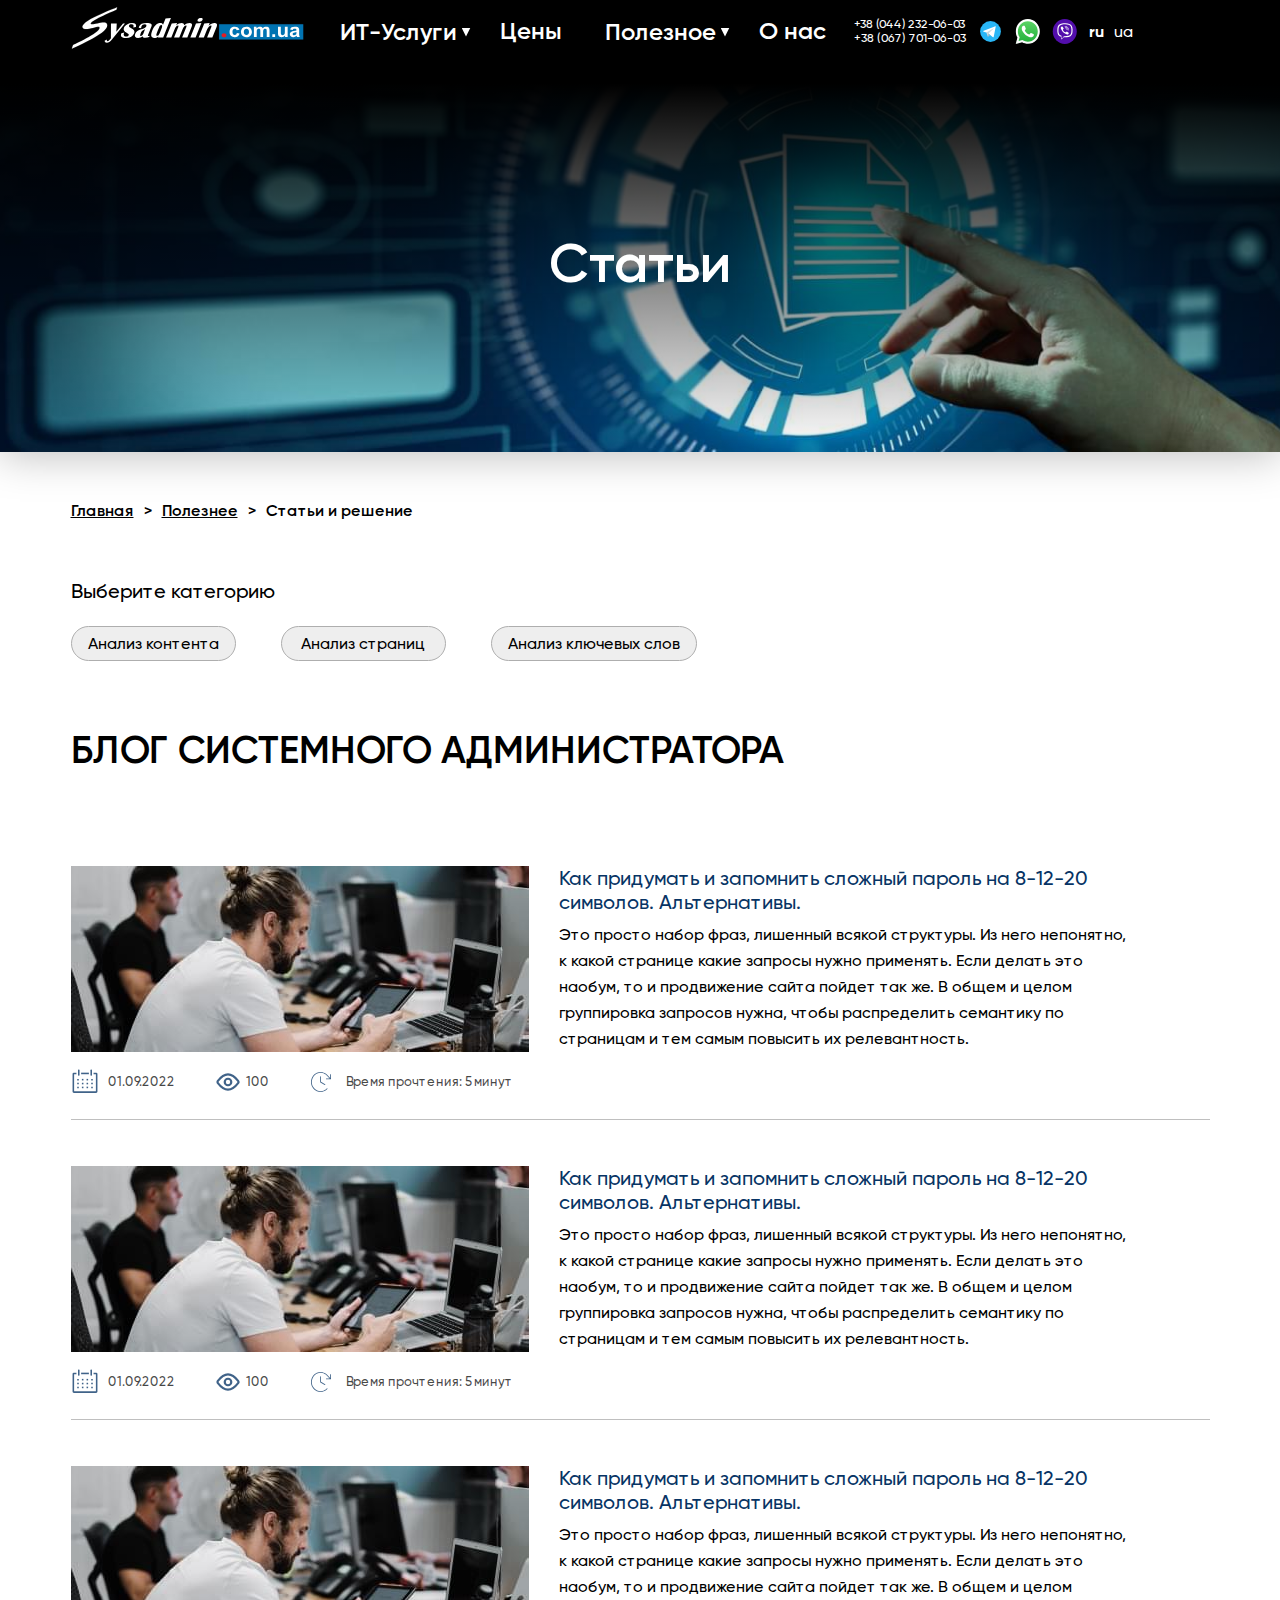
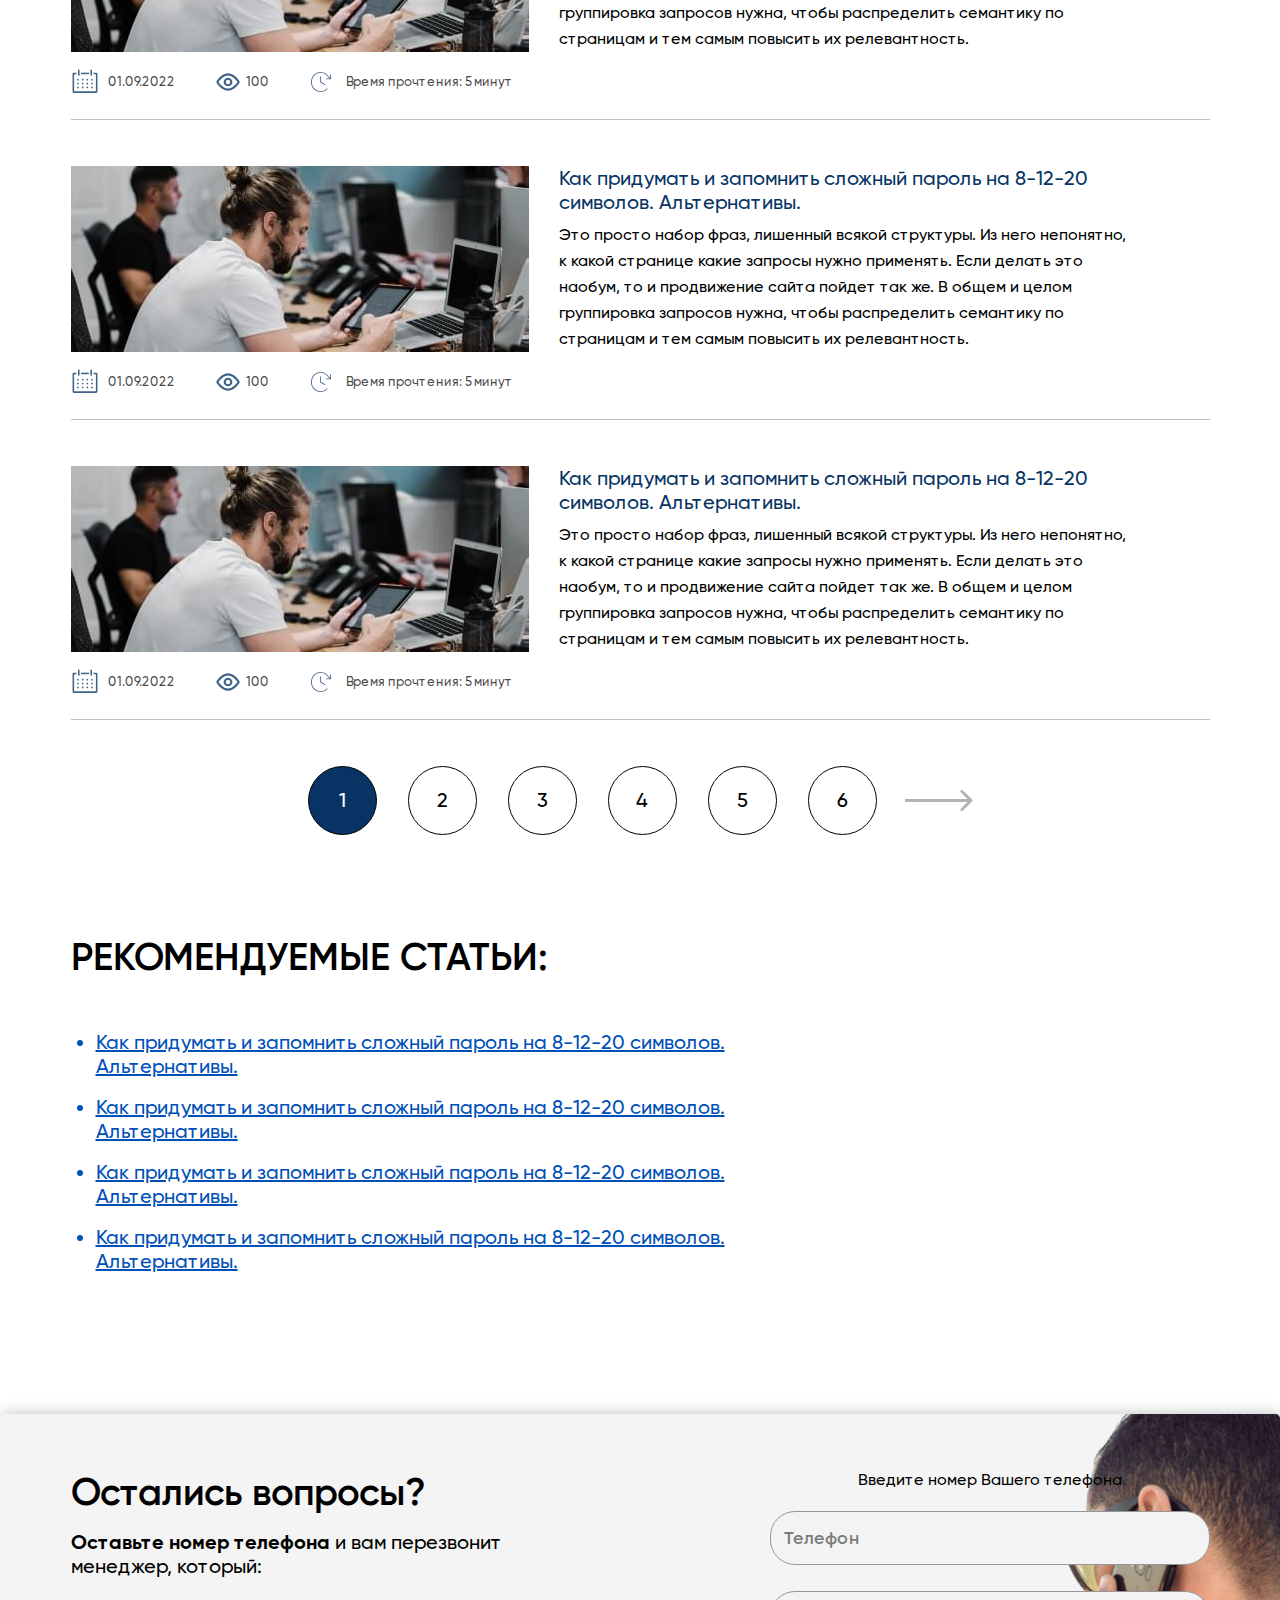
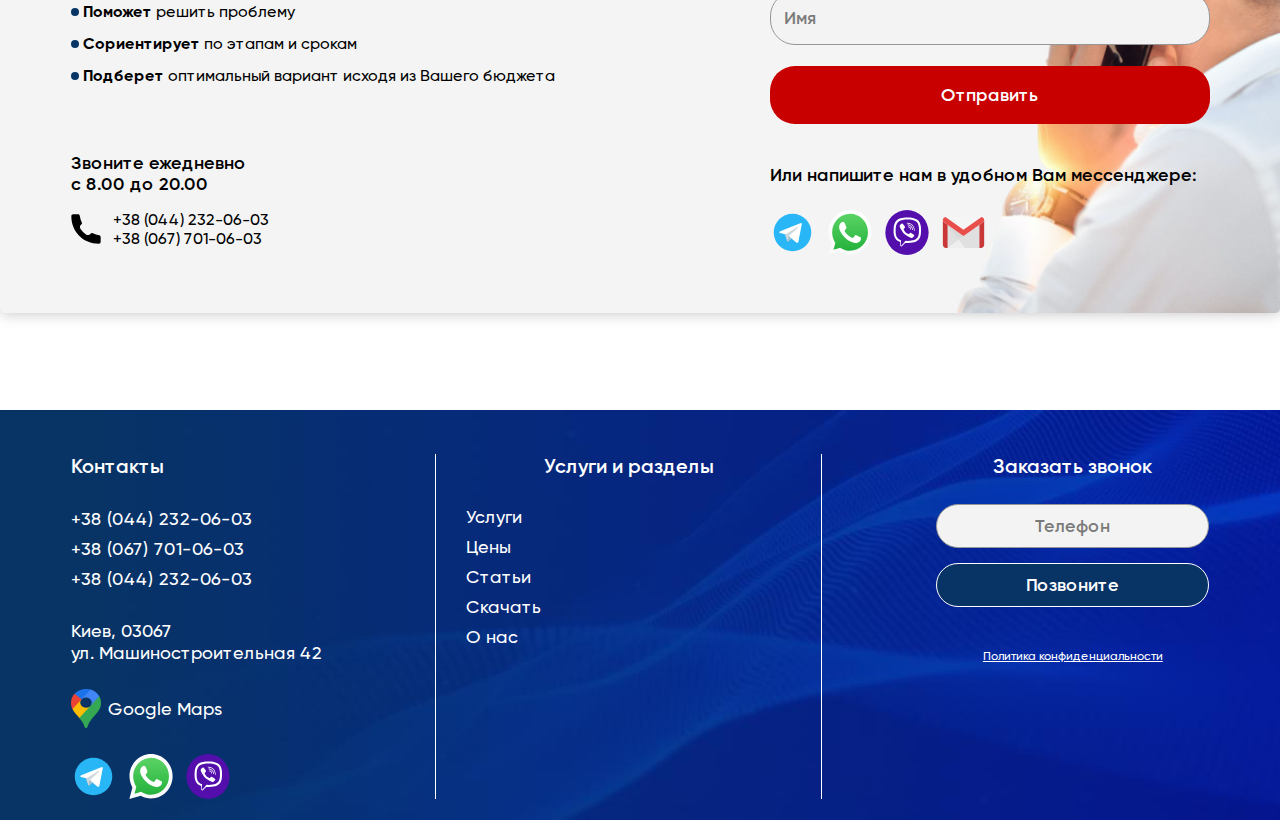
<file: articles.html>
<!DOCTYPE html>
<html lang="ru">

<head>
	<meta charset="UTF-8">
<meta name="viewport" content="width=device-width,initial-scale=1">
<meta http-equiv="X-UA-Compatible" content="IE=edge,chrome=1">
<meta name="HandheldFriendly" content="true">
<meta name="description" content="">
<meta name="keywords" content="">
<meta name="robots" content="">
<link rel="shortcut icon" href="img/favicon.svg" type="image/svg">
<link rel="stylesheet" href="css/style.min.css?_v=20221014153505">
<title>Статьи</title>
</head>

<body class="webp articles-page dark-intro">
	<div class="wrapper">
		<header class="header">
	<div class="container header__container">
		<button class="burger">
			<span></span>
		</button>
		<a href="/" class="logo header__logo">
			<img src="img/logo.svg" alt="Логотип">
		</a>
		<div class="menu-mobile">
			<ul class="menu__list">
				<li class="menu__item">
					<button class="menu__btn arrow">
						ИТ-Услуги
					</button>
					<ul class="menu__sublist">
						<li class="menu-sublist__item">
							<a href="#" class="menu-sublist__link">
								Пункт
							</a>
						</li>
						<li class="menu-sublist__item">
							<a href="#" class="menu-sublist__link">
								Пункт
							</a>
						</li>
					</ul>
				</li>
				<li class="menu__item"><a href="#" class="menu__link">Цены</a></li>
				<li class="menu__item">
					<button class="menu__btn arrow">
						Полезное
					</button>
					<ul class="menu__sublist">
						<li class="menu-sublist__item">
							<a href="#" class="menu-sublist__link">
								Пункт
							</a>
						</li>
						<li class="menu-sublist__item">
							<a href="#" class="menu-sublist__link">
								Пункт
							</a>
						</li>
					</ul>
				</li>
				<li class="menu__item"><a href="#" class="menu__link">О нас</a></li>
			</ul>
			<address class="menu__address">Киев, 03067 <br>
				ул. Машиностроительная 42</address>
		</div>
		<nav class="menu header__menu">
			<ul class="menu__list">
				<li class="menu__item">
					<button class="menu__btn arrow">
						ИТ-Услуги
					</button>
					<ul class="menu__sublist">
						<li class="menu-sublist__item">
							<a href="#" class="menu-sublist__link">
								Пункт
							</a>
						</li>
						<li class="menu-sublist__item">
							<a href="#" class="menu-sublist__link">
								Пункт
							</a>
						</li>
					</ul>
				</li>
				<li class="menu__item"><a href="#" class="menu__link">Цены</a></li>
				<li class="menu__item">
					<button class="menu__btn arrow">
						Полезное
					</button>
					<ul class="menu__sublist">
						<li class="menu-sublist__item">
							<a href="#" class="menu-sublist__link">
								Пункт
							</a>
						</li>
						<li class="menu-sublist__item">
							<a href="#" class="menu-sublist__link">
								Пункт
							</a>
						</li>
					</ul>
				</li>
				<li class="menu__item"><a href="#" class="menu__link">О нас</a></li>
			</ul>
			<address class="menu__address">Киев, 03067 <br>
				ул. Машиностроительная 42</address>
			<div class="menu__phones">
				<a href="#">+38 (044) 232-06-03</a>
				<a href="#">+38 (067) 701-06-03</a>
			</div>
			<ul class="socials__list">
  <li class="socials__item"><a href="#" class="socials__link"><img src="img/socials/telegram.svg" alt=""></a></li>
  <li class="socials__item"><a href="#" class="socials__link"><img src="img/socials/whatapp.svg" alt=""></a></li>
  <li class="socials__item"><a href="#" class="socials__link"><img src="img/socials/viber.svg" alt=""></a></li>
</ul>
			<div class="menu-mobile__item">
				<div class="menu__phones">
					<a href="#">+38 (044) 232-06-03</a>
					<a href="#">+38 (067) 701-06-03</a>
				</div>
				<ul class="socials__list">
  <li class="socials__item"><a href="#" class="socials__link"><img src="img/socials/telegram.svg" alt=""></a></li>
  <li class="socials__item"><a href="#" class="socials__link"><img src="img/socials/whatapp.svg" alt=""></a></li>
  <li class="socials__item"><a href="#" class="socials__link"><img src="img/socials/viber.svg" alt=""></a></li>
</ul>
			</div>
			<div class="btn-group">
				<button class="header__btn header__btn--active">ru</button>
				<button class="header__btn">ua</button>
			</div>
		</nav>
	</div>
</header>
		<main class="main">
			<div class="intro blackout">
				<div class="container">
					<div class="intro__content">
						<h1 class="intro__title">Статьи</h1>
					</div>
				</div>
			</div>
			<div class="container">
				<nav class="breadcrumb" aria-label="breadcrumb">
					<ol class="breadcrumb__list">
						<li class="breadcrumb__item">
							<a href="#" class="breadcrumb__link">Главная</a>
						</li>
						<li class="breadcrumb__item breadcrumb__item--active">
							<a href="#" class="breadcrumb__link">Полезнее</a>
						</li>
						<li class="breadcrumb__item breadcrumb__item--active" aria-current="page">
							<a href="#" class="breadcrumb__link">Статьи и решение</a>
						</li>
					</ol>
				</nav>
				<!--<div class="articles-filter">
					<div class="articles-filter__item">
						<button class="articles-filter__btn">Все</button>
					</div>
					<div class="articles-filter__item">
						<button class="articles-filter__btn">Wiki</button>
					</div>
					<div class="articles-filter__item">
						<button class="articles-filter__btn">Статьи и решения</button>
					</div>
				</div>-->
				<div class="category">
					<p>Выберите категорию</p>
					<div class="category__grid">
						<button class="category__item">Анализ контента</button>
						<button class="category__item">Анализ страниц</button>
						<button class="category__item">Анализ ключевых слов</button>
					</div>
				</div>
				<!--<form class="articles-page__search">
					<input type="text" placeholder="Поиск" />
					<button>Поиск</button>
				</form>-->
				<div class="blog">
					<h2 class="title blog__title">БЛОГ СИСТЕМНОГО АДМИНИСТРАТОРА</h2>
					<div class="articles">
						<a href="article.html" class="articles__post">
							<div class="articles__post-col">
								<div class="articles__post-img">
									<img src="img/articles/01.jpg" alt="" />
								</div>
								<div class="articles__post-row">
									<div class="articles__post-item articles__post-date">
										<img src="img/articles/calendar.svg" alt="" />
										<span>01.09.2022</span>
									</div>
									<div class="articles__post-item articles__post-views">
										<img src="img/articles/eye.svg" alt="" />
										<span>100</span>
									</div>
									<div class="articles__post-item articles__post-time">
										<img src="img/articles/o'clock.svg" alt="" />
										<span>Время прочтения: 5 минут</span>
									</div>
								</div>
							</div>
							<div class="articles__post-col">
								<h3 class="articles__post-title">
									Как придумать и запомнить сложный пароль на 8-12-20
									символов. Альтернативы.
								</h3>
								<div class="articles__post-text">
									Это просто набор фраз, лишенный всякой структуры. Из него
									непонятно, к какой странице какие запросы нужно применять.
									Если делать это наобум, то и продвижение сайта пойдет так
									же. В общем и целом группировка запросов нужна, чтобы
									распределить семантику по страницам и тем самым повысить их
									релевантность.
								</div>
							</div>
						</a>
						<a href="article.html" class="articles__post">
							<div class="articles__post-col">
								<div class="articles__post-img">
									<img src="img/articles/01.jpg" alt="" />
								</div>
								<div class="articles__post-row">
									<div class="articles__post-item articles__post-date">
										<img src="img/articles/calendar.svg" alt="" />
										<span>01.09.2022</span>
									</div>
									<div class="articles__post-item articles__post-views">
										<img src="img/articles/eye.svg" alt="" />
										<span>100</span>
									</div>
									<div class="articles__post-item articles__post-time">
										<img src="img/articles/o'clock.svg" alt="" />
										<span>Время прочтения: 5 минут</span>
									</div>
								</div>
							</div>
							<div class="articles__post-col">
								<h3 class="articles__post-title">
									Как придумать и запомнить сложный пароль на 8-12-20
									символов. Альтернативы.
								</h3>
								<div class="articles__post-text">
									Это просто набор фраз, лишенный всякой структуры. Из него
									непонятно, к какой странице какие запросы нужно применять.
									Если делать это наобум, то и продвижение сайта пойдет так
									же. В общем и целом группировка запросов нужна, чтобы
									распределить семантику по страницам и тем самым повысить их
									релевантность.
								</div>
							</div>
						</a>
						<a href="article.html" class="articles__post">
							<div class="articles__post-col">
								<div class="articles__post-img">
									<img src="img/articles/01.jpg" alt="" />
								</div>
								<div class="articles__post-row">
									<div class="articles__post-item articles__post-date">
										<img src="img/articles/calendar.svg" alt="" />
										<span>01.09.2022</span>
									</div>
									<div class="articles__post-item articles__post-views">
										<img src="img/articles/eye.svg" alt="" />
										<span>100</span>
									</div>
									<div class="articles__post-item articles__post-time">
										<img src="img/articles/o'clock.svg" alt="" />
										<span>Время прочтения: 5 минут</span>
									</div>
								</div>
							</div>
							<div class="articles__post-col">
								<h3 class="articles__post-title">
									Как придумать и запомнить сложный пароль на 8-12-20
									символов. Альтернативы.
								</h3>
								<div class="articles__post-text">
									Это просто набор фраз, лишенный всякой структуры. Из него
									непонятно, к какой странице какие запросы нужно применять.
									Если делать это наобум, то и продвижение сайта пойдет так
									же. В общем и целом группировка запросов нужна, чтобы
									распределить семантику по страницам и тем самым повысить их
									релевантность.
								</div>
							</div>
						</a>
						<a href="article.html" class="articles__post">
							<div class="articles__post-col">
								<div class="articles__post-img">
									<img src="img/articles/01.jpg" alt="" />
								</div>
								<div class="articles__post-row">
									<div class="articles__post-item articles__post-date">
										<img src="img/articles/calendar.svg" alt="" />
										<span>01.09.2022</span>
									</div>
									<div class="articles__post-item articles__post-views">
										<img src="img/articles/eye.svg" alt="" />
										<span>100</span>
									</div>
									<div class="articles__post-item articles__post-time">
										<img src="img/articles/o'clock.svg" alt="" />
										<span>Время прочтения: 5 минут</span>
									</div>
								</div>
							</div>
							<div class="articles__post-col">
								<h3 class="articles__post-title">
									Как придумать и запомнить сложный пароль на 8-12-20
									символов. Альтернативы.
								</h3>
								<div class="articles__post-text">
									Это просто набор фраз, лишенный всякой структуры. Из него
									непонятно, к какой странице какие запросы нужно применять.
									Если делать это наобум, то и продвижение сайта пойдет так
									же. В общем и целом группировка запросов нужна, чтобы
									распределить семантику по страницам и тем самым повысить их
									релевантность.
								</div>
							</div>
						</a>
						<a href="article.html" class="articles__post">
							<div class="articles__post-col">
								<div class="articles__post-img">
									<img src="img/articles/01.jpg" alt="" />
								</div>
								<div class="articles__post-row">
									<div class="articles__post-item articles__post-date">
										<img src="img/articles/calendar.svg" alt="" />
										<span>01.09.2022</span>
									</div>
									<div class="articles__post-item articles__post-views">
										<img src="img/articles/eye.svg" alt="" />
										<span>100</span>
									</div>
									<div class="articles__post-item articles__post-time">
										<img src="img/articles/o'clock.svg" alt="" />
										<span>Время прочтения: 5 минут</span>
									</div>
								</div>
							</div>
							<div class="articles__post-col">
								<h3 class="articles__post-title">
									Как придумать и запомнить сложный пароль на 8-12-20
									символов. Альтернативы.
								</h3>
								<div class="articles__post-text">
									Это просто набор фраз, лишенный всякой структуры. Из него
									непонятно, к какой странице какие запросы нужно применять.
									Если делать это наобум, то и продвижение сайта пойдет так
									же. В общем и целом группировка запросов нужна, чтобы
									распределить семантику по страницам и тем самым повысить их
									релевантность.
								</div>
							</div>
						</a>
					</div>
					<nav class="pagination">
						<ul class="pagination__list">
							<li>
								<a href="#" class="pagination__item pagination__item--active" aria-current="page">1</a>
							</li>
							<li>
								<a href="#" class="pagination__item">2</a>
							</li>
							<li>
								<a href="#" class="pagination__item">3</a>
							</li>
							<li>
								<a href="#" class="pagination__item">4</a>
							</li>
							<li>
								<a href="#" class="pagination__item">5</a>
							</li>
							<li>
								<a href="#" class="pagination__item">6</a>
							</li>
						</ul>
						<img src="img/arrow-pagination.svg" alt="" class="pagination__arrow" />
					</nav>
				</div>
				<div class="recommend">
					<h2 class="title recommend__title">Рекомендуемые статьи:</h2>
					<ul class="recommend__list">
						<li class="recommend__item">
							<a href="#" class="recommend__link">Как придумать и запомнить сложный пароль на 8-12-20 символов.
								Альтернативы.</a>
						</li>
						<li class="recommend__item">
							<a href="#" class="recommend__link">Как придумать и запомнить сложный пароль на 8-12-20 символов.
								Альтернативы.</a>
						</li>
						<li class="recommend__item">
							<a href="#" class="recommend__link">Как придумать и запомнить сложный пароль на 8-12-20 символов.
								Альтернативы.</a>
						</li>
						<li class="recommend__item">
							<a href="#" class="recommend__link">Как придумать и запомнить сложный пароль на 8-12-20 символов.
								Альтернативы.</a>
						</li>
					</ul>
				</div>
			</div>
			<div class="decide section">
	<div class="decide__container container">
		<div class="decide__col">
			<h2 class="title decide__title">Остались вопросы?</h2>
			<div class="decide__text"><span>Оставьте номер телефона</span> и вам перезвонит
				менеджер, который:</div>
			<ul class="decide__list">
				<li class="decide__item"><span><span>Поможет</span> решить проблему</span>
				</li>
				<li class="decide__item"><span><span>Сориентирует</span> по этапам и срокам</span></li>
				<li class="decide__item"><span><span>Подберет</span> оптимальный вариант исходя из Вашего бюджета</span>
				</li>
			</ul>
			<div class="decide__call">
				<div>
					<div class="decide__info">Звоните ежедневно
						с 8.00 до 20.00</div>
					<div class="decide__phone">
						<div>
							<img src="img/phone.svg" alt="">
						</div>
						<div>
							<a href="№">+38 (044) 232-06-03</a>
							<a href="№">+38 (067) 701-06-03</a>
						</div>
					</div>
				</div>
				<div class="decide__socials">
					<div class="decide__write">Или напишите нам в удобном Вам мессенджере:</div>
					<ul class="socials__list">
						<li class="socials__item"><a href="#" class="socials__link"><img src="img/socials/telegram.svg"
									alt=""></a></li>
						<li class="socials__item"><a href="#" class="socials__link"><img src="img/socials/whatapp.svg" alt=""></a>
						</li>
						<li class="socials__item"><a href="#" class="socials__link"><img src="img/socials/viber.svg" alt=""></a>
						</li>
						<li class="socials__item"><a href="#" class="socials__link"><img src="img/socials/email.svg" alt=""></a>
						</li>
					</ul>
				</div>
			</div>
		</div>
		<div class="decide__col">
			<form>
				<label for="phoneInput" class="decide__label">Введите номер Вашего телефона</label>
				<input type="text" class="decide__input" placeholder="Телефон" id="phoneInput">
				<input type="text" class="decide__input" placeholder="Имя">
				<button class="btn btn--full decide__btn">Отправить</button>
			</form>
			<div class="decide__write">Или напишите нам в удобном Вам мессенджере:</div>
			<ul class="socials__list">
				<li class="socials__item"><a href="#" class="socials__link"><img src="img/socials/telegram.svg" alt=""></a></li>
				<li class="socials__item"><a href="#" class="socials__link"><img src="img/socials/whatapp.svg" alt=""></a></li>
				<li class="socials__item"><a href="#" class="socials__link"><img src="img/socials/viber.svg" alt=""></a></li>
				<li class="socials__item"><a href="#" class="socials__link"><img src="img/socials/email.svg" alt=""></a></li>
			</ul>
		</div>
	</div>
</div>
		</main>
		<footer class="footer">
	<div class="container footer__container">
		<div class="footer__item">
			<div>
				<div class="footer__title">Контакты</div>
				<address class="footer__address footer__address-mobile">Киев, 03067 <br>
					ул. Машиностроительная 42</address>
			</div>
			<div class="footer__phones">
				<a href="#">+38 (044) 232-06-03</a>
				<a href="#">+38 (067) 701-06-03</a>
				<a href="#">+38 (044) 232-06-03</a>
			</div>
			<address class="footer__address">Киев, 03067 <br>
				ул. Машиностроительная 42</address>
			<a href="#" class="footer__map">
				<img src="img/google-maps.svg" alt="Google map">
				Google Maps
			</a>
			<ul class="socials__list">
  <li class="socials__item"><a href="#" class="socials__link"><img src="img/socials/telegram.svg" alt=""></a></li>
  <li class="socials__item"><a href="#" class="socials__link"><img src="img/socials/whatapp.svg" alt=""></a></li>
  <li class="socials__item"><a href="#" class="socials__link"><img src="img/socials/viber.svg" alt=""></a></li>
</ul>
		</div>
		<div class="footer__item">
			<div class="footer__title footer__title--center">Услуги и разделы</div>
			<ul class="footer__list">
				<li class="footer-list__item"><a href="#" class="footer-list__link">Услуги</a></li>
				<li class="footer-list__item"><a href="#" class="footer-list__link">Цены</a></li>
				<li class="footer-list__item"><a href="#" class="footer-list__link">Статьи</a></li>
				<li class="footer-list__item"><a href="#" class="footer-list__link">Скачать</a></li>
				<li class="footer-list__item"><a href="#" class="footer-list__link">О нас</a></li>
			</ul>
		</div>
		<div class="footer__item">
			<div class="footer__title footer__title--center">Заказать звонок</div>
			<form>
				<input type="text" placeholder="Телефон" class="footer__input">
				<button class="btn btn--blue btn--sm btn--full">Позвоните</button>
			</form>
			<a href="#" class="footer__link">Политика конфиденциальности</a>
		</div>
	</div>
</footer>
	</div>
	<script src="js/main.js?_v=20221014153505"></script>
</body>

</html>
</file>
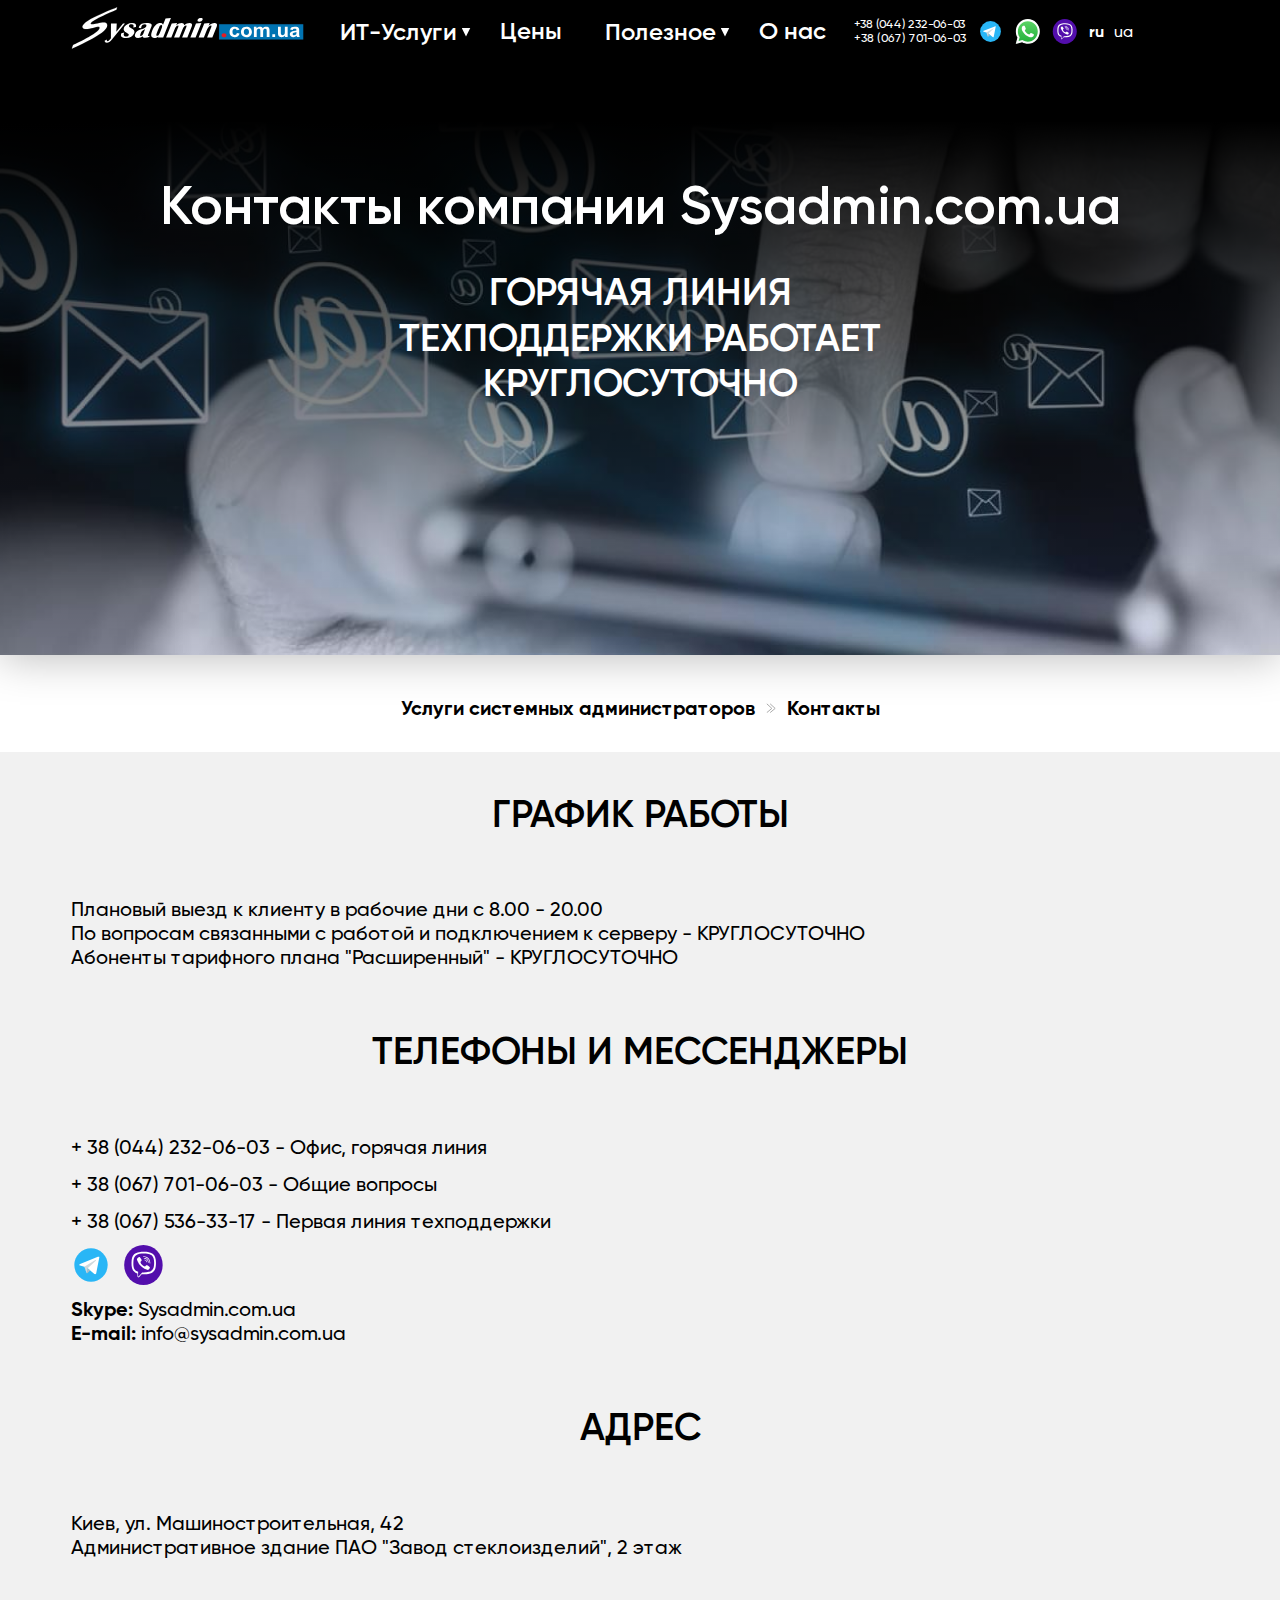
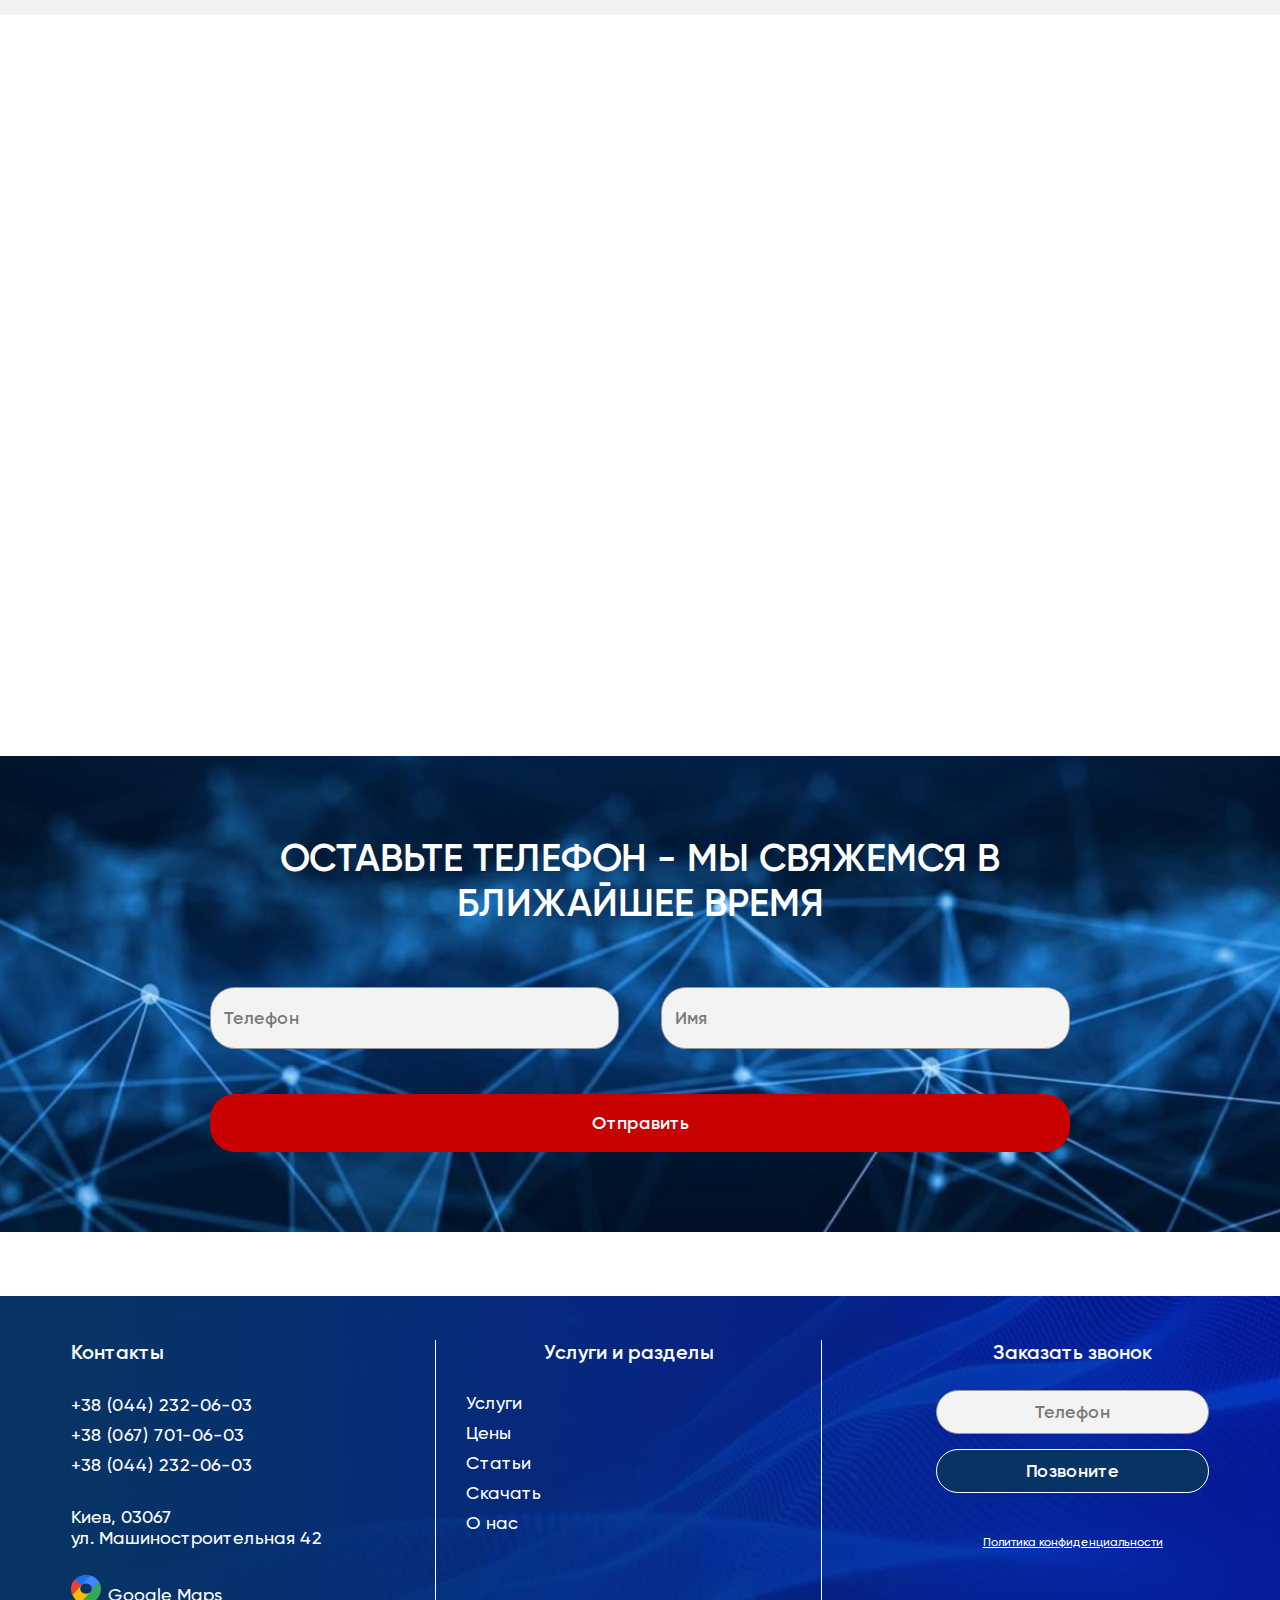
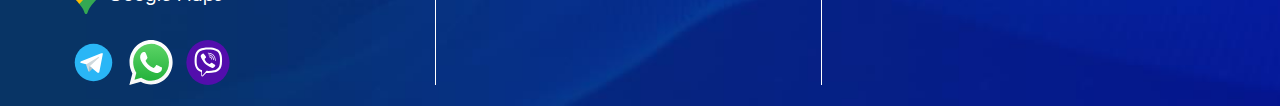
<file: contacts.html>
<!DOCTYPE html>
<html lang="ru">

<head>
  <meta charset="UTF-8">
<meta name="viewport" content="width=device-width,initial-scale=1">
<meta http-equiv="X-UA-Compatible" content="IE=edge,chrome=1">
<meta name="HandheldFriendly" content="true">
<meta name="description" content="">
<meta name="keywords" content="">
<meta name="robots" content="">
<link rel="shortcut icon" href="img/favicon.svg" type="image/svg">
<link rel="stylesheet" href="css/style.min.css?_v=20221014153505">
<title>Контакты</title>
</head>

<body class="webp contacts-page dark-intro">
  <div class="wrapper">
    <header class="header">
	<div class="container header__container">
		<button class="burger">
			<span></span>
		</button>
		<a href="/" class="logo header__logo">
			<img src="img/logo.svg" alt="Логотип">
		</a>
		<div class="menu-mobile">
			<ul class="menu__list">
				<li class="menu__item">
					<button class="menu__btn arrow">
						ИТ-Услуги
					</button>
					<ul class="menu__sublist">
						<li class="menu-sublist__item">
							<a href="#" class="menu-sublist__link">
								Пункт
							</a>
						</li>
						<li class="menu-sublist__item">
							<a href="#" class="menu-sublist__link">
								Пункт
							</a>
						</li>
					</ul>
				</li>
				<li class="menu__item"><a href="#" class="menu__link">Цены</a></li>
				<li class="menu__item">
					<button class="menu__btn arrow">
						Полезное
					</button>
					<ul class="menu__sublist">
						<li class="menu-sublist__item">
							<a href="#" class="menu-sublist__link">
								Пункт
							</a>
						</li>
						<li class="menu-sublist__item">
							<a href="#" class="menu-sublist__link">
								Пункт
							</a>
						</li>
					</ul>
				</li>
				<li class="menu__item"><a href="#" class="menu__link">О нас</a></li>
			</ul>
			<address class="menu__address">Киев, 03067 <br>
				ул. Машиностроительная 42</address>
		</div>
		<nav class="menu header__menu">
			<ul class="menu__list">
				<li class="menu__item">
					<button class="menu__btn arrow">
						ИТ-Услуги
					</button>
					<ul class="menu__sublist">
						<li class="menu-sublist__item">
							<a href="#" class="menu-sublist__link">
								Пункт
							</a>
						</li>
						<li class="menu-sublist__item">
							<a href="#" class="menu-sublist__link">
								Пункт
							</a>
						</li>
					</ul>
				</li>
				<li class="menu__item"><a href="#" class="menu__link">Цены</a></li>
				<li class="menu__item">
					<button class="menu__btn arrow">
						Полезное
					</button>
					<ul class="menu__sublist">
						<li class="menu-sublist__item">
							<a href="#" class="menu-sublist__link">
								Пункт
							</a>
						</li>
						<li class="menu-sublist__item">
							<a href="#" class="menu-sublist__link">
								Пункт
							</a>
						</li>
					</ul>
				</li>
				<li class="menu__item"><a href="#" class="menu__link">О нас</a></li>
			</ul>
			<address class="menu__address">Киев, 03067 <br>
				ул. Машиностроительная 42</address>
			<div class="menu__phones">
				<a href="#">+38 (044) 232-06-03</a>
				<a href="#">+38 (067) 701-06-03</a>
			</div>
			<ul class="socials__list">
  <li class="socials__item"><a href="#" class="socials__link"><img src="img/socials/telegram.svg" alt=""></a></li>
  <li class="socials__item"><a href="#" class="socials__link"><img src="img/socials/whatapp.svg" alt=""></a></li>
  <li class="socials__item"><a href="#" class="socials__link"><img src="img/socials/viber.svg" alt=""></a></li>
</ul>
			<div class="menu-mobile__item">
				<div class="menu__phones">
					<a href="#">+38 (044) 232-06-03</a>
					<a href="#">+38 (067) 701-06-03</a>
				</div>
				<ul class="socials__list">
  <li class="socials__item"><a href="#" class="socials__link"><img src="img/socials/telegram.svg" alt=""></a></li>
  <li class="socials__item"><a href="#" class="socials__link"><img src="img/socials/whatapp.svg" alt=""></a></li>
  <li class="socials__item"><a href="#" class="socials__link"><img src="img/socials/viber.svg" alt=""></a></li>
</ul>
			</div>
			<div class="btn-group">
				<button class="header__btn header__btn--active">ru</button>
				<button class="header__btn">ua</button>
			</div>
		</nav>
	</div>
</header>
    <main class="main">
      <div class="intro blackout">
        <div class="container">
          <div class="intro__content">
            <h1 class="intro__title">Контакты компании Sysadmin.com.ua</h1>
            <h2 class="intro__subtitle">Горячая линия техподдержки работает КРУГЛОСУТОЧНО</h2>
          </div>
        </div>
      </div>
      <div class="breadcrumb-current">
        <div>Услуги системных администраторов</div>
        <img src="img/two-arrows.svg" alt="">
        <div>Контакты</div>
      </div>
      <div class="bg-gray">
        <div class="contacts-page__item contacts-page__item-1">
          <div class="container">
            <h2 class="title">График работы</h2>
            <ul>
              <li>Плановый выезд к клиенту в рабочие дни с 8.00 - 20.00</li>
              <li>По вопросам связанными с работой и подключением к серверу - КРУГЛОСУТОЧНО</li>
              <li>Абоненты тарифного плана "Расширенный" - КРУГЛОСУТОЧНО</li>
            </ul>
          </div>
        </div>
        <div class="contacts-page__item contacts-page__item-2">
          <div class="container">
            <div class="title">Телефоны и мессенджеры</div>
            <ul class="contacts-page__item-2-list">
              <li><a href="">+ 38 (044) 232-06-03</a> - Офис, горячая линия
              </li>
              <li><a href="">+ 38 (067) 701-06-03 </a>- Общие вопросы
              </li>
              <li><a href="">+ 38 (067) 536-33-17</a> - Первая линия техподдержки</li>
            </ul>
            <ul class="socials__list">
              <li class="socials__item"><a href="#" class="socials__link"><img src="img/socials/telegram.svg"
                    alt=""></a>
              </li>
              <li class="socials__item"><a href="#" class="socials__link"><img src="img/socials/viber.svg" alt=""></a>
              </li>
            </ul>
            <div class="contacts">
              <b>Skype:</b> Sysadmin.com.ua <br>
              <b>E-mail:</b> <a href="mailto:info@sysadmin.com.ua">info@sysadmin.com.ua</a>
            </div>
          </div>
        </div>
        <div class="contacts-page__item contacts-page__item-3">
          <div class="container">
            <div class="title">Адрес</div>
            <address>Киев, ул. Машиностроительная, 42 <br>
              Административное здание ПАО "Завод стеклоизделий", 2 этаж</address>
          </div>
        </div>
      </div>
				<iframe class="contacts-page__map"
					src="https://www.google.com/maps/embed?pb=!1m18!1m12!1m3!1d2540.57053744079!2d30.425205215943976!3d50.44909959534304!2m3!1f0!2f0!3f0!3m2!1i1024!2i768!4f13.1!3m3!1m2!1s0x40d4cd1b5627eb5f%3A0xa2f05dfd69437475!2sSYSADMIN.COM.UA!5e0!3m2!1sru!2sru!4v1665750842049!5m2!1sru!2sru"
					allowfullscreen="" loading="lazy"
					referrerpolicy="no-referrer-when-downgrade"></iframe>
      <div class="questions section-bg">
  <div class="container">
    <h2 class="title questions__title">Оставьте телефон - мы свяжемся в ближайшее время</h2>
    <form class="questions__form">
      <div class="questions__group">
        <input type="text" placeholder="Телефон" class="questions__input">
        <input type="text" placeholder="Имя" class="questions__input">
      </div>
      <button class="btn btn--full">Отправить</button>
    </form>
  </div>
</div>
    </main>
    <footer class="footer">
	<div class="container footer__container">
		<div class="footer__item">
			<div>
				<div class="footer__title">Контакты</div>
				<address class="footer__address footer__address-mobile">Киев, 03067 <br>
					ул. Машиностроительная 42</address>
			</div>
			<div class="footer__phones">
				<a href="#">+38 (044) 232-06-03</a>
				<a href="#">+38 (067) 701-06-03</a>
				<a href="#">+38 (044) 232-06-03</a>
			</div>
			<address class="footer__address">Киев, 03067 <br>
				ул. Машиностроительная 42</address>
			<a href="#" class="footer__map">
				<img src="img/google-maps.svg" alt="Google map">
				Google Maps
			</a>
			<ul class="socials__list">
  <li class="socials__item"><a href="#" class="socials__link"><img src="img/socials/telegram.svg" alt=""></a></li>
  <li class="socials__item"><a href="#" class="socials__link"><img src="img/socials/whatapp.svg" alt=""></a></li>
  <li class="socials__item"><a href="#" class="socials__link"><img src="img/socials/viber.svg" alt=""></a></li>
</ul>
		</div>
		<div class="footer__item">
			<div class="footer__title footer__title--center">Услуги и разделы</div>
			<ul class="footer__list">
				<li class="footer-list__item"><a href="#" class="footer-list__link">Услуги</a></li>
				<li class="footer-list__item"><a href="#" class="footer-list__link">Цены</a></li>
				<li class="footer-list__item"><a href="#" class="footer-list__link">Статьи</a></li>
				<li class="footer-list__item"><a href="#" class="footer-list__link">Скачать</a></li>
				<li class="footer-list__item"><a href="#" class="footer-list__link">О нас</a></li>
			</ul>
		</div>
		<div class="footer__item">
			<div class="footer__title footer__title--center">Заказать звонок</div>
			<form>
				<input type="text" placeholder="Телефон" class="footer__input">
				<button class="btn btn--blue btn--sm btn--full">Позвоните</button>
			</form>
			<a href="#" class="footer__link">Политика конфиденциальности</a>
		</div>
	</div>
</footer>
  </div>
  <script src="js/main.js?_v=20221014153505"></script>
</body>

</html>
</file>
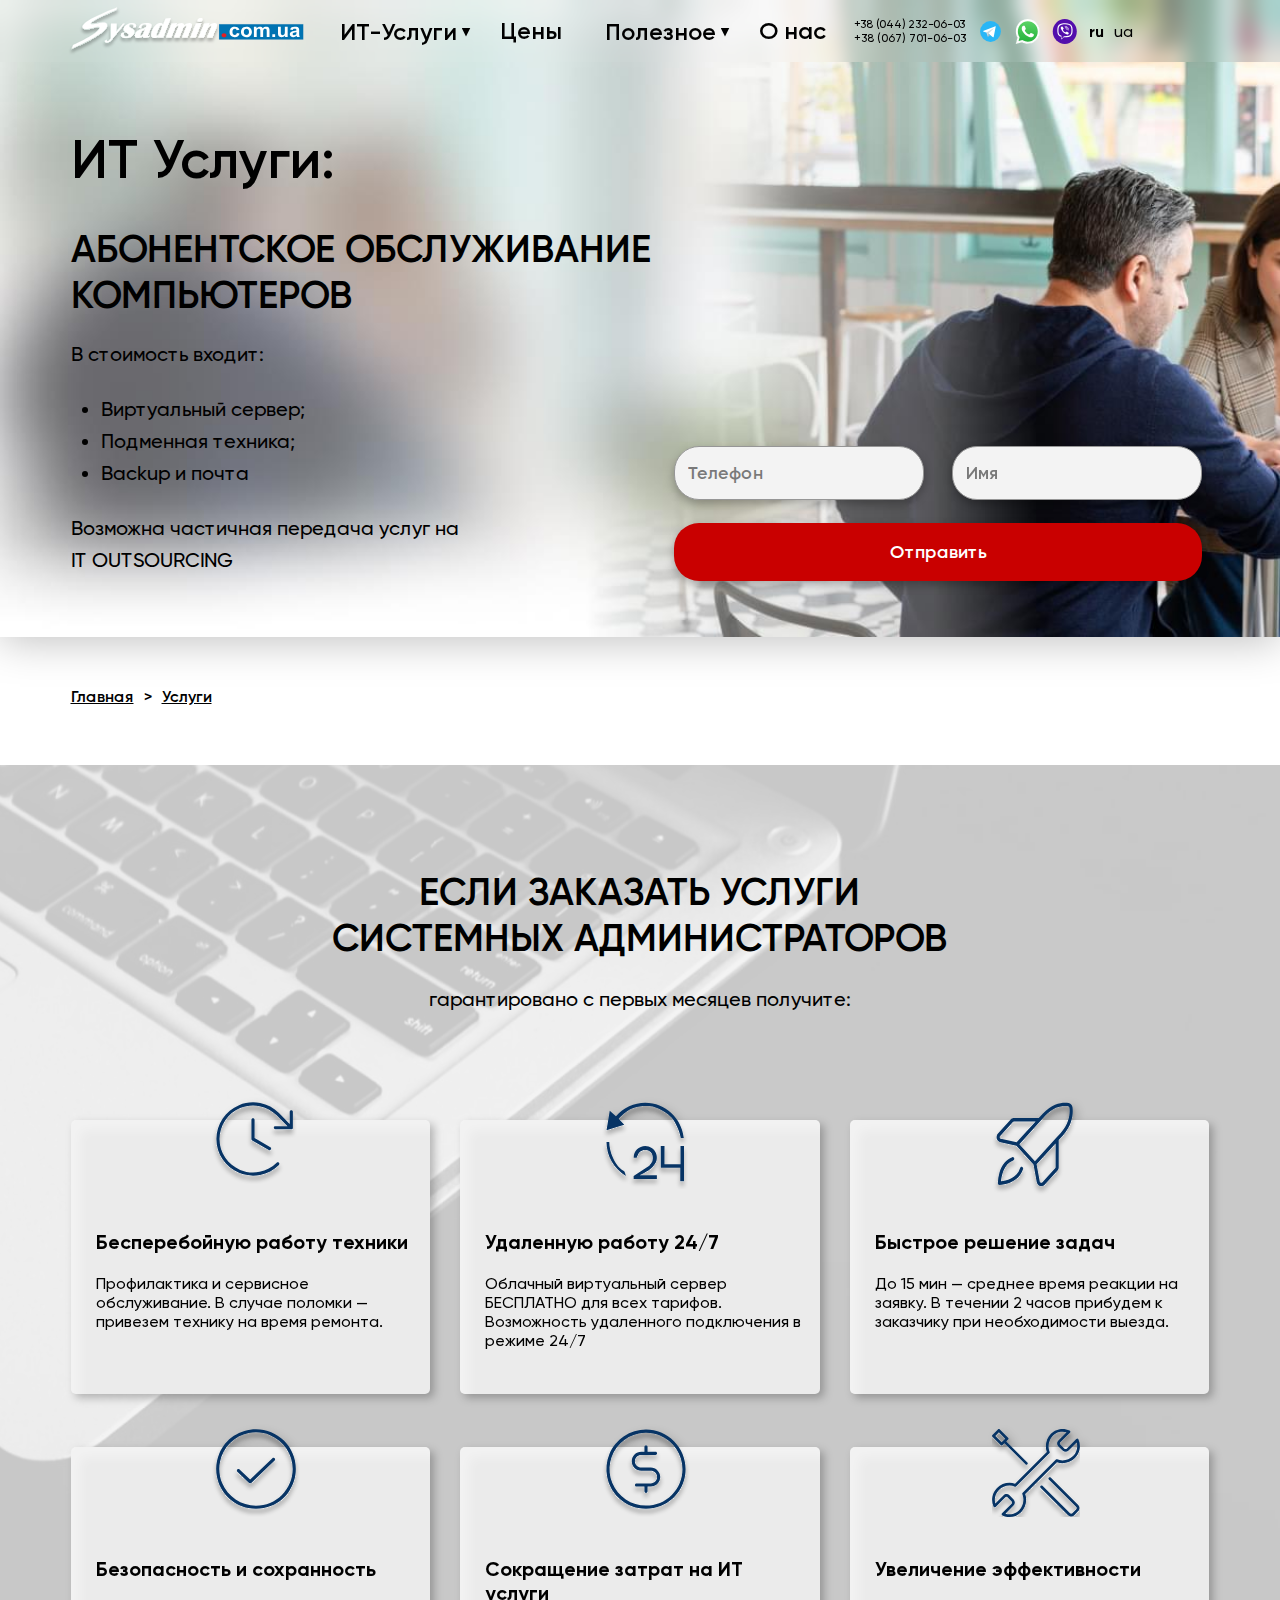
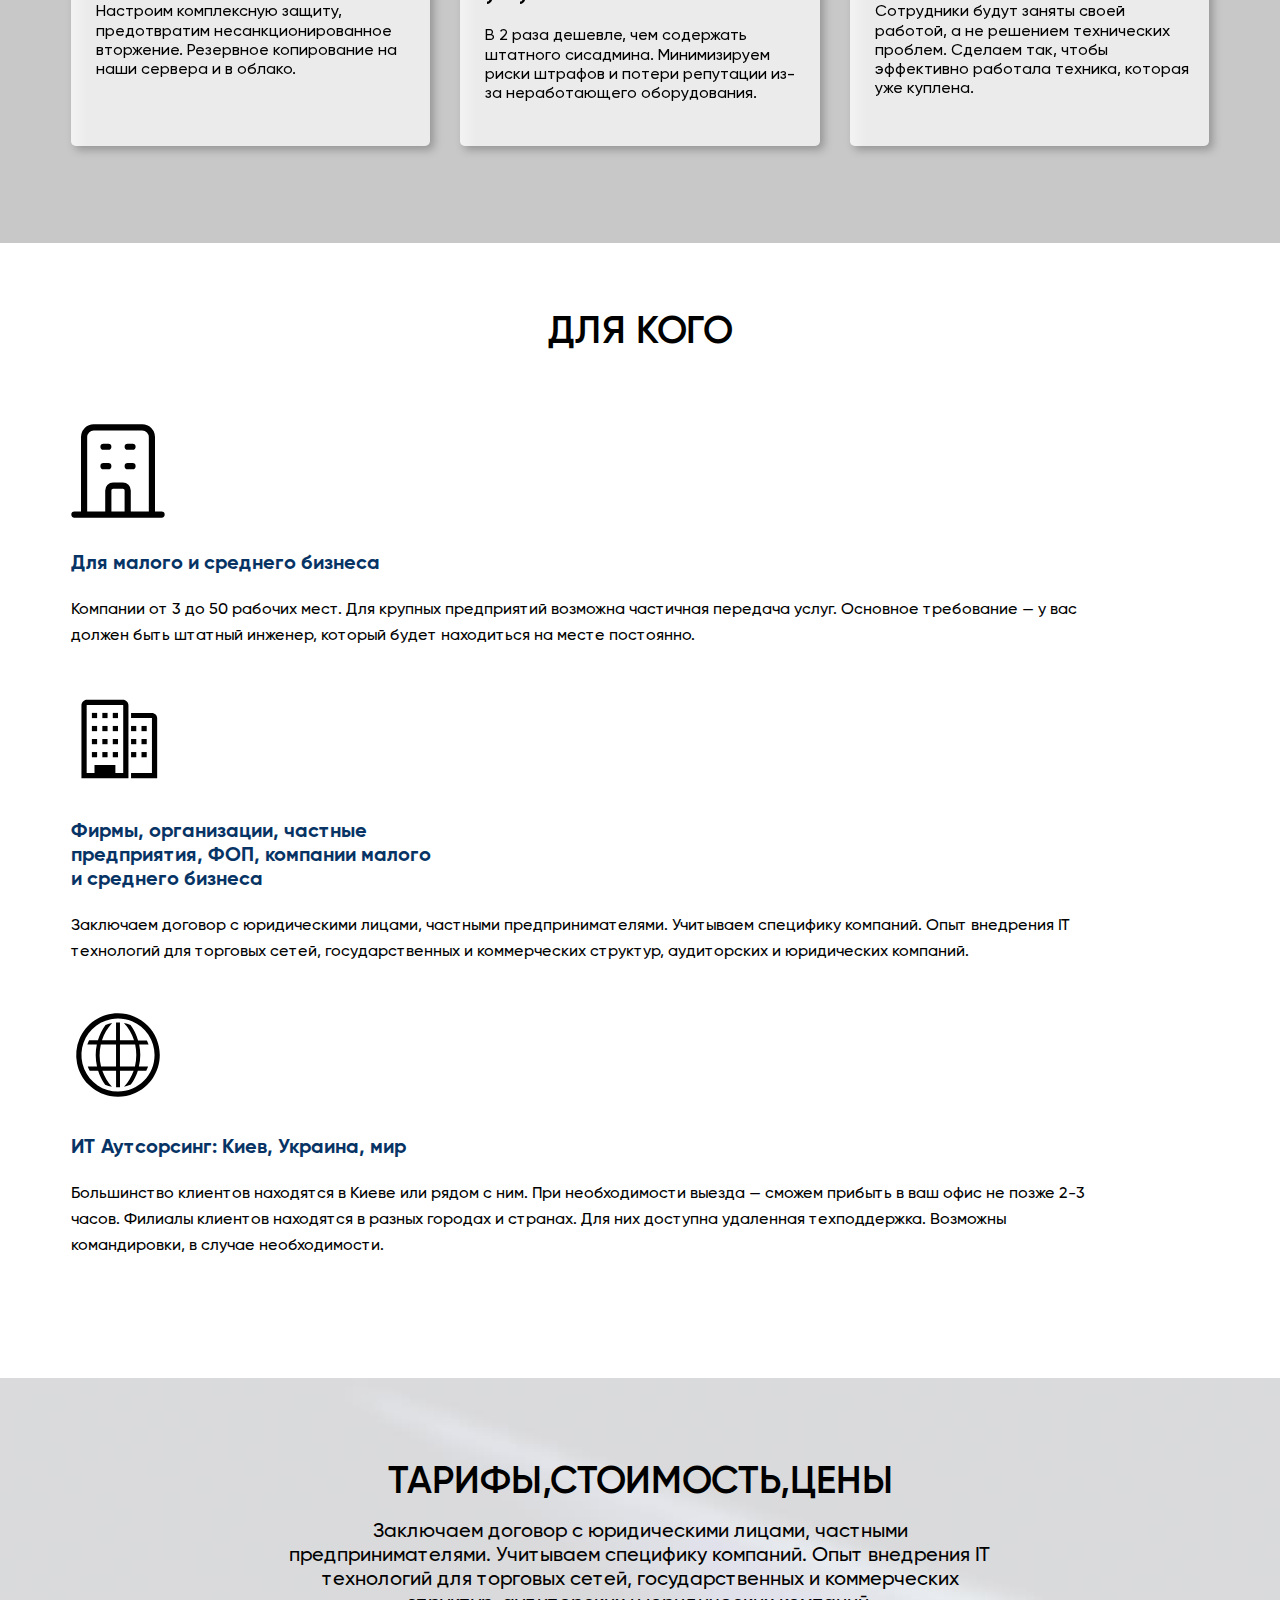
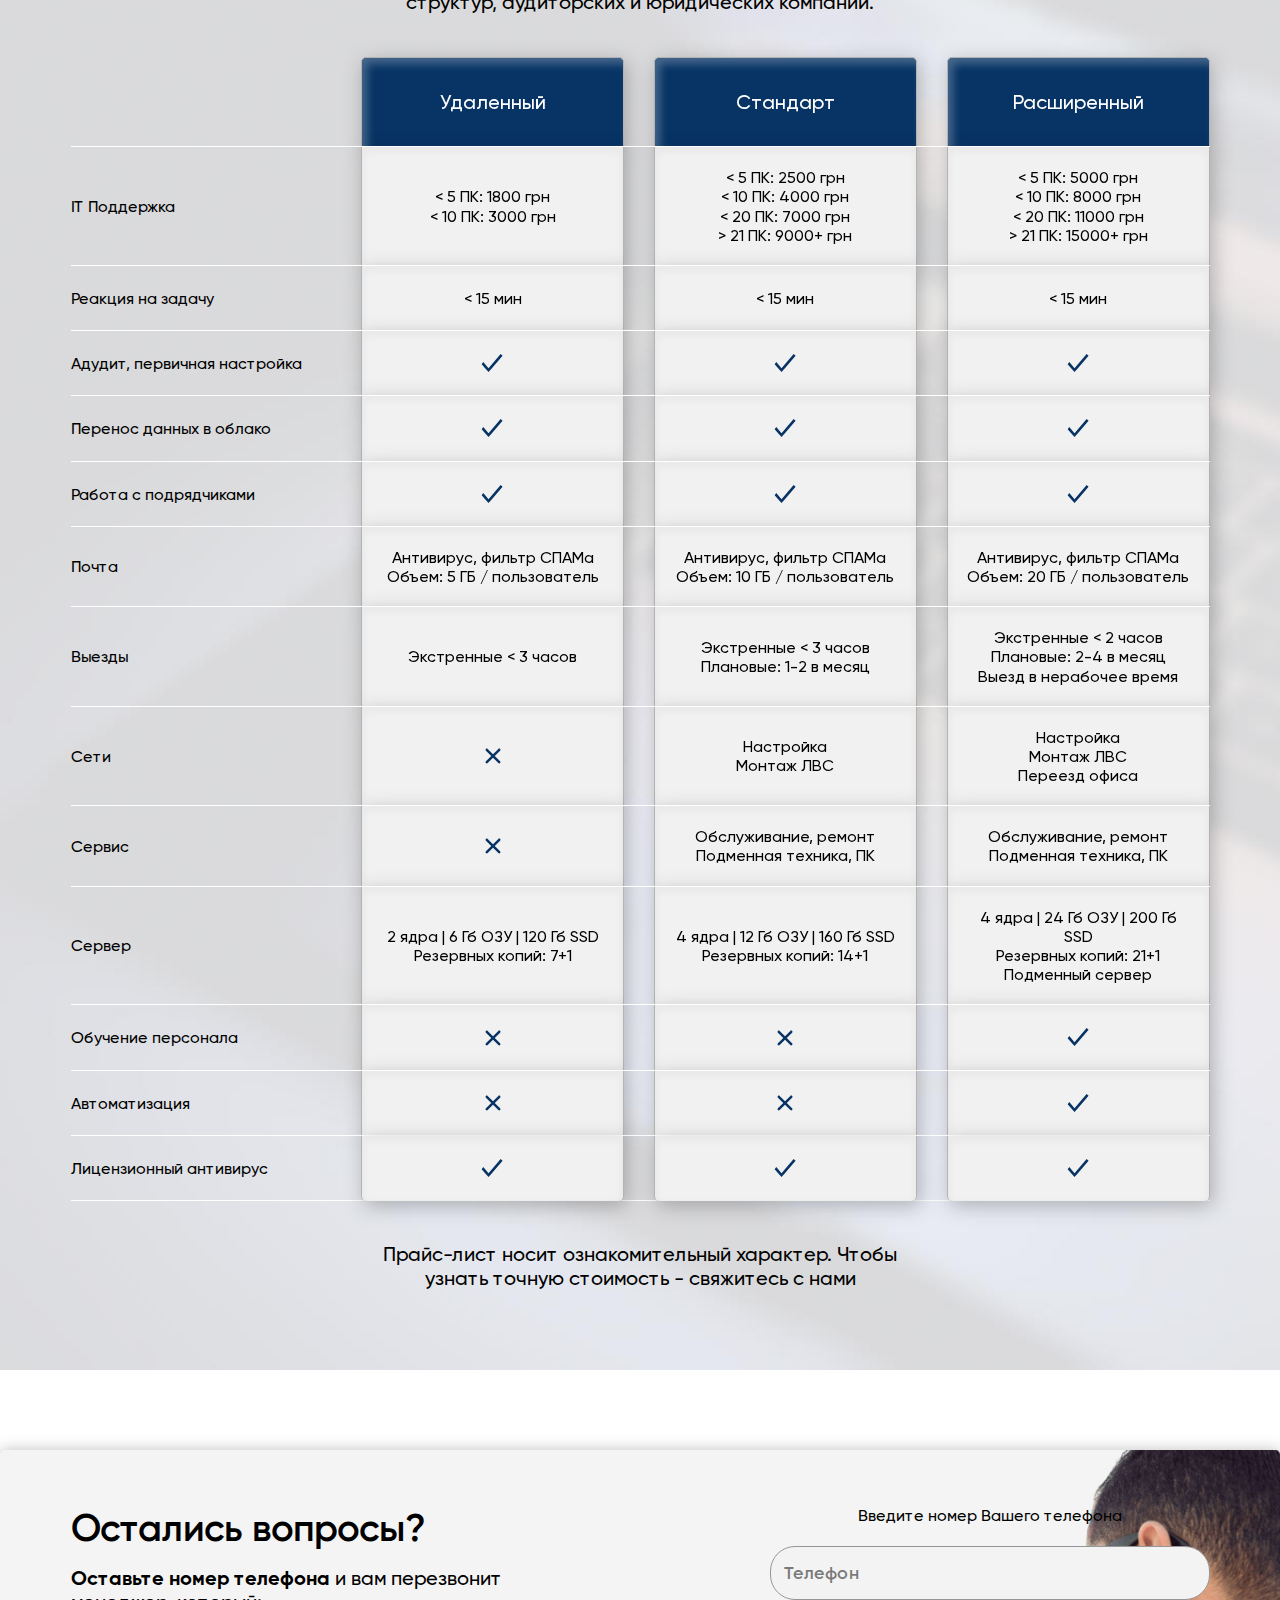
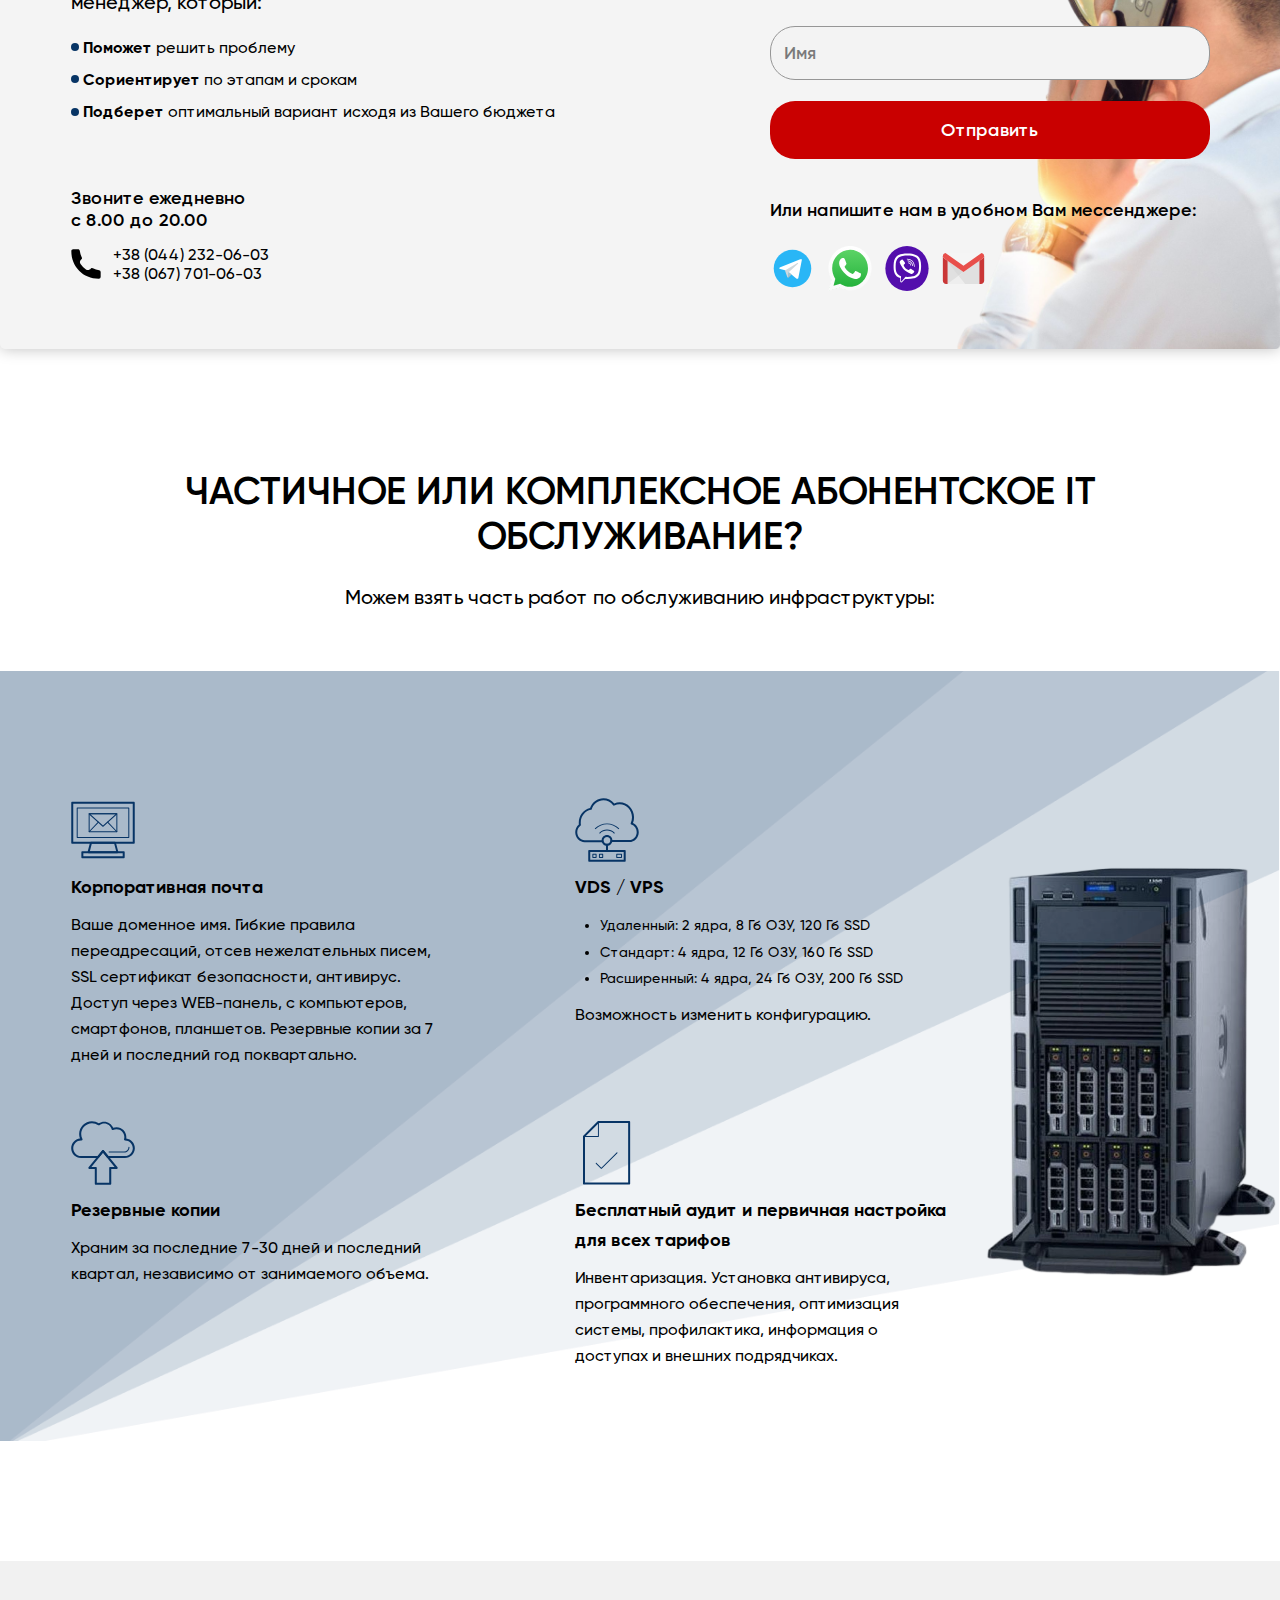
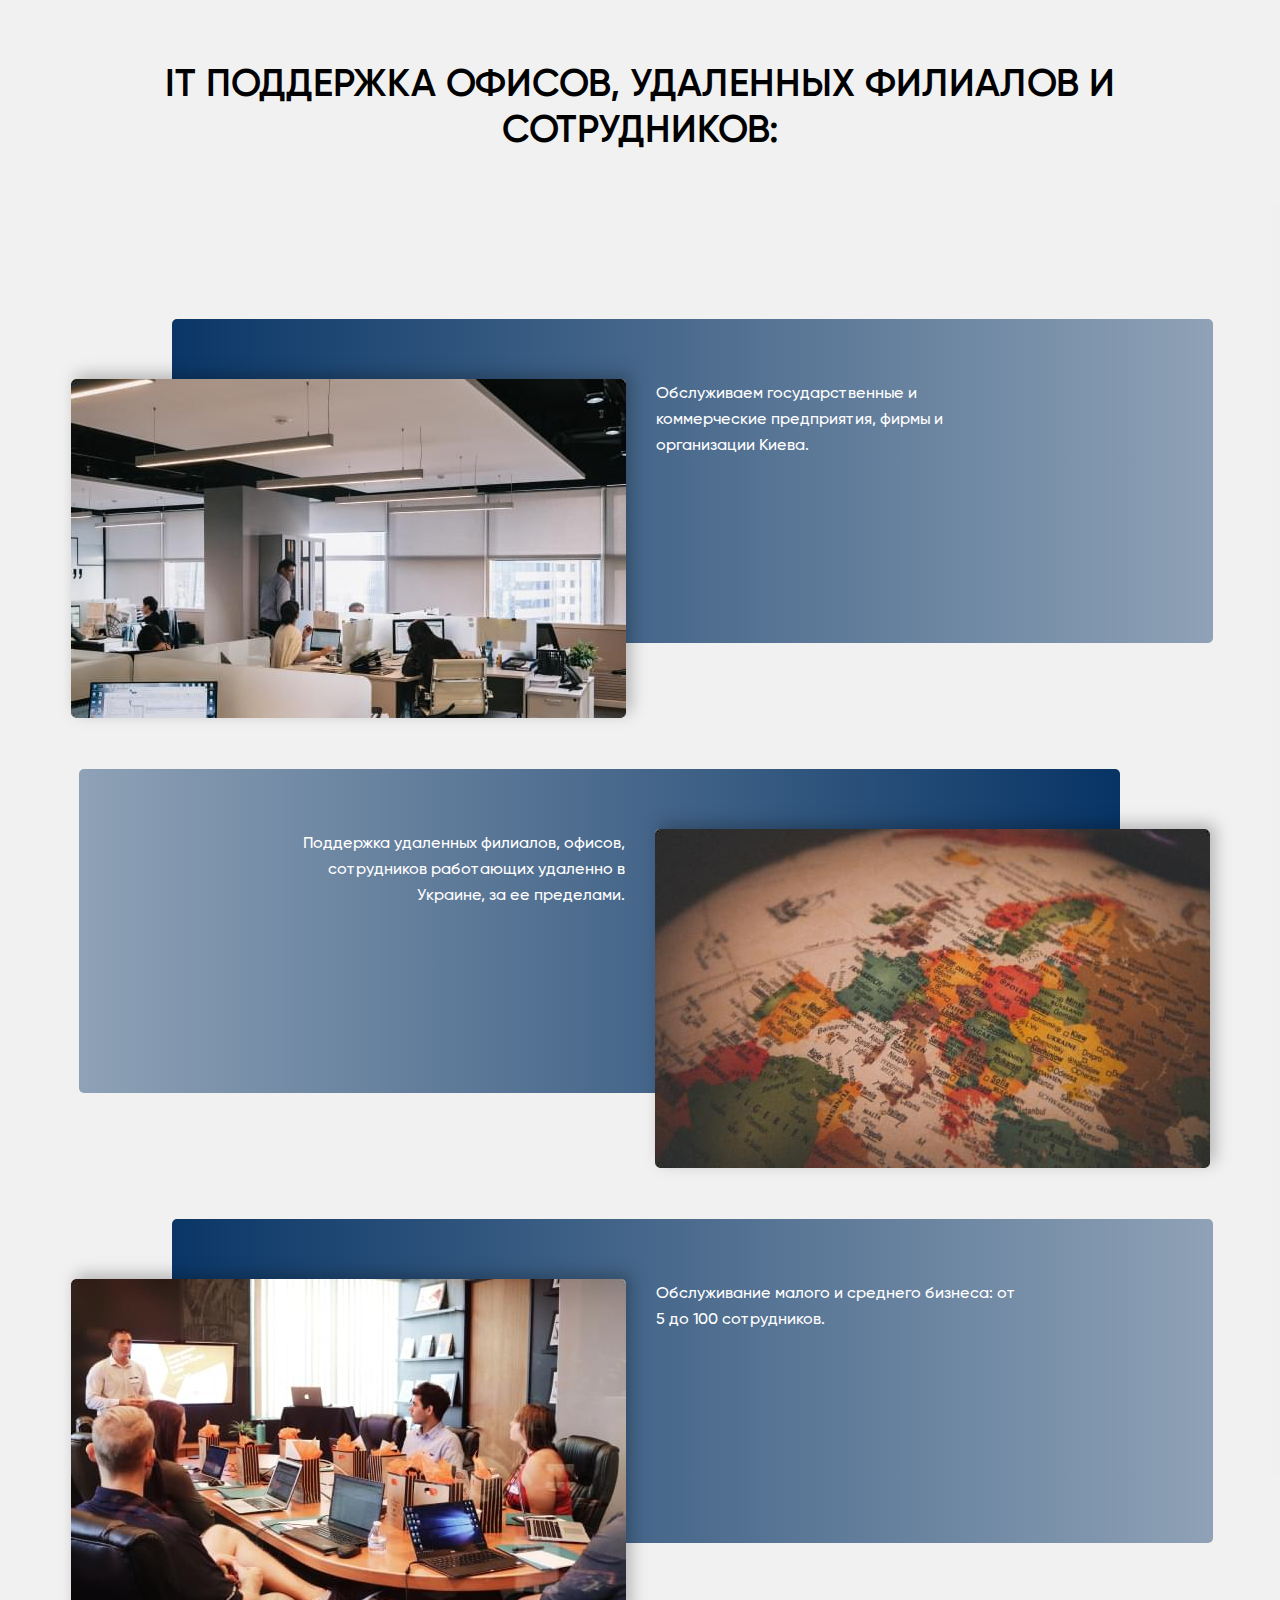
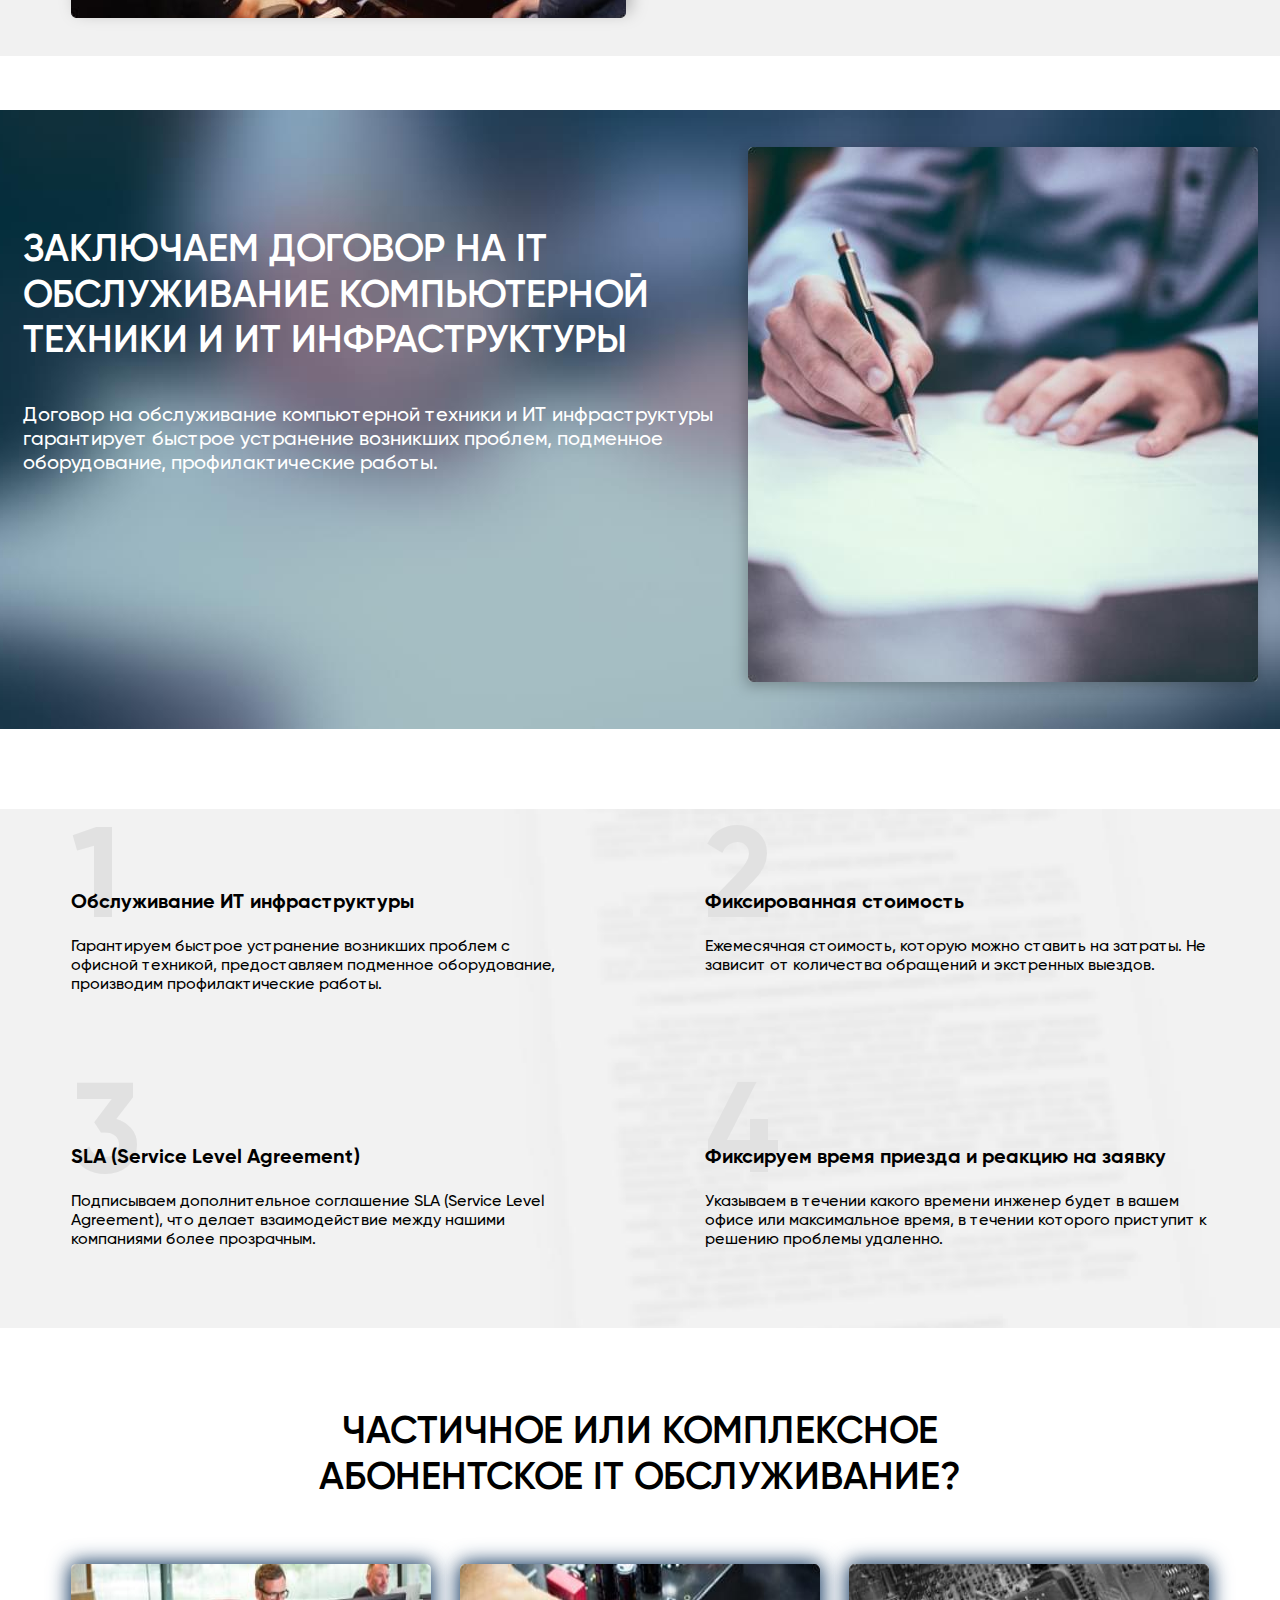
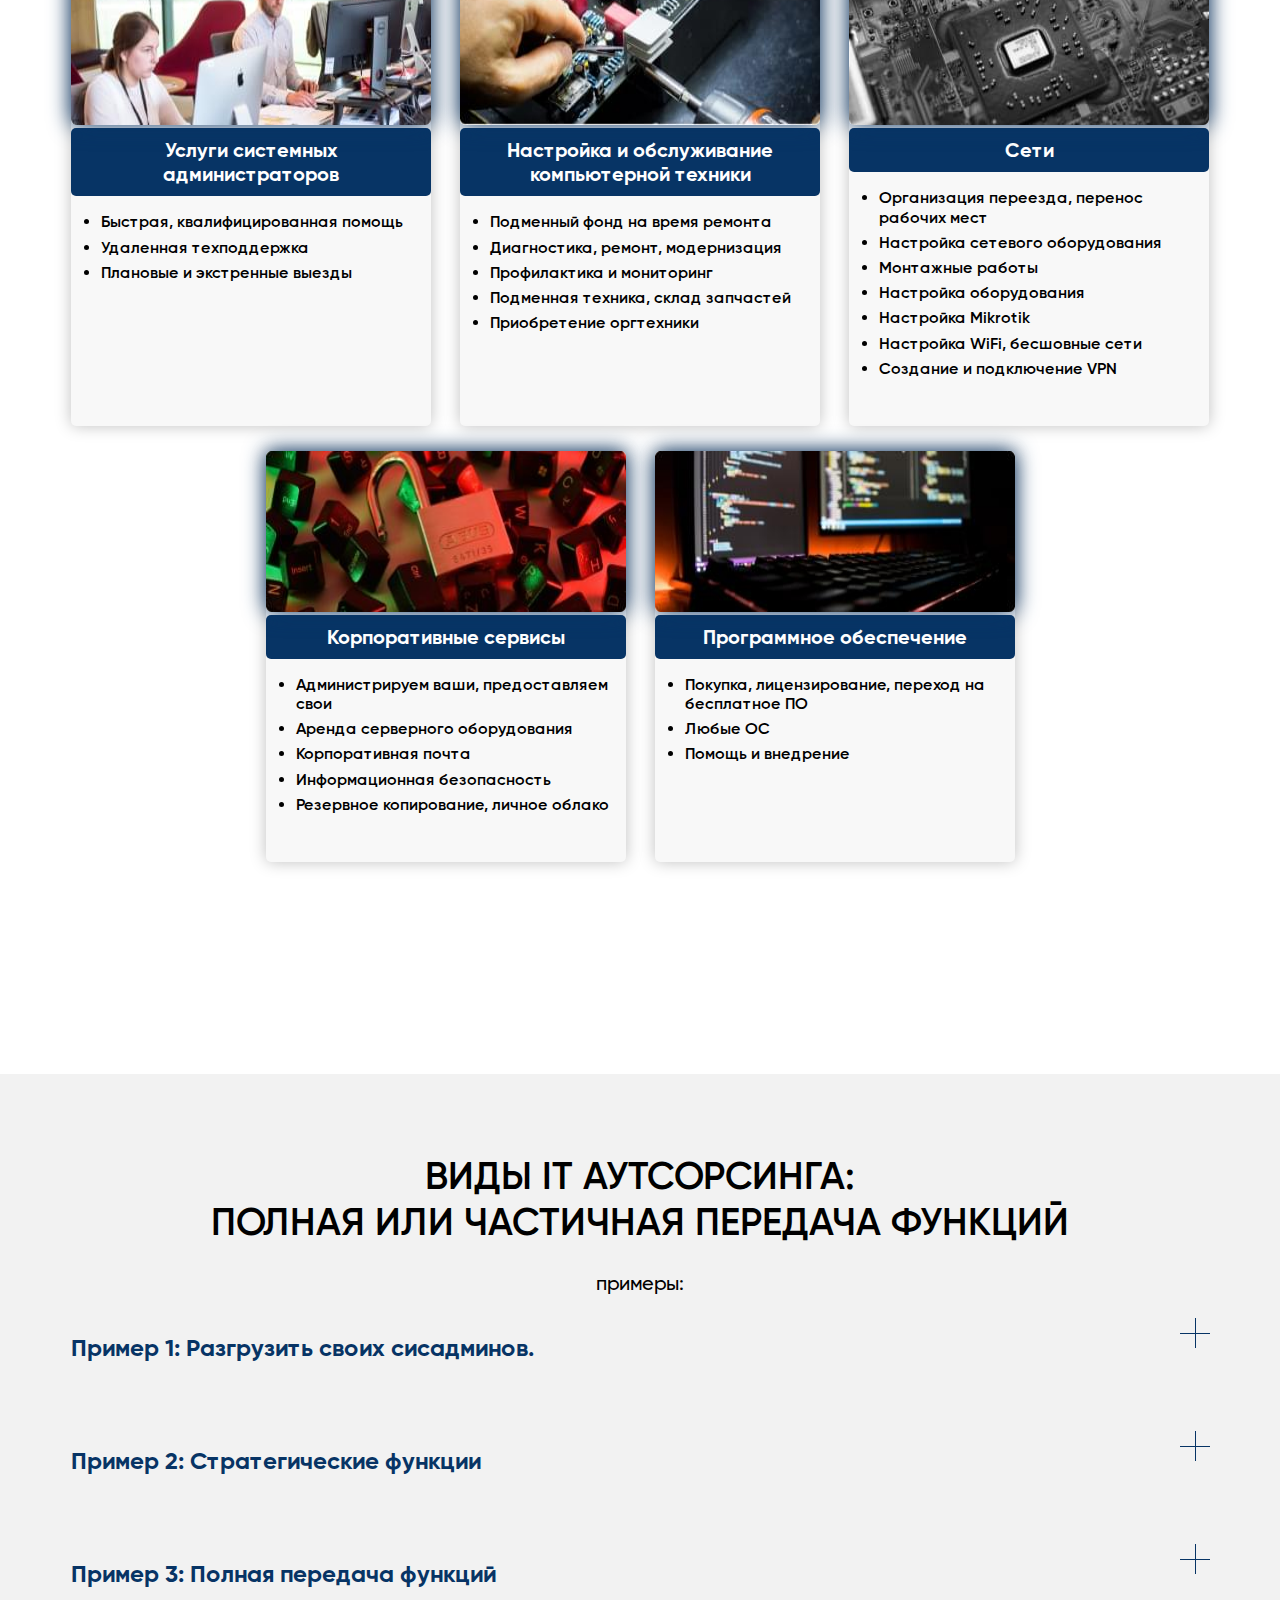
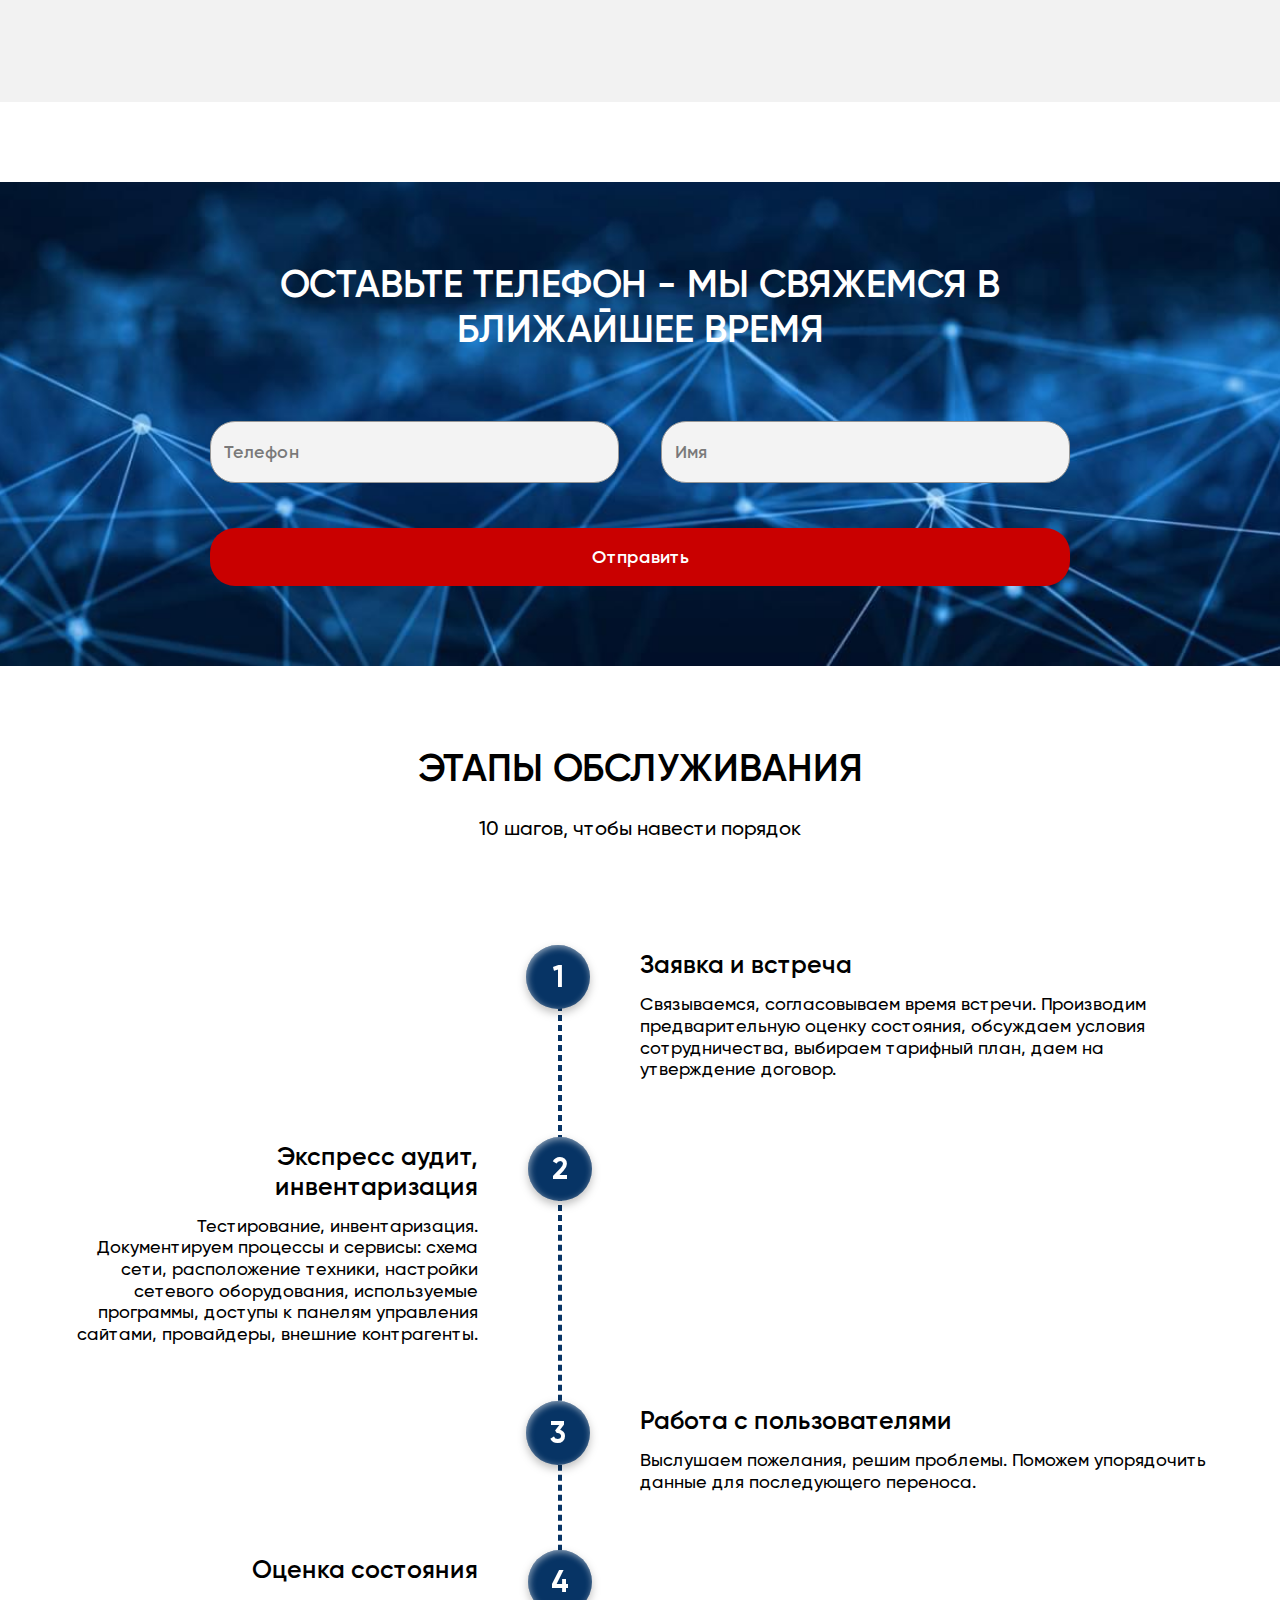
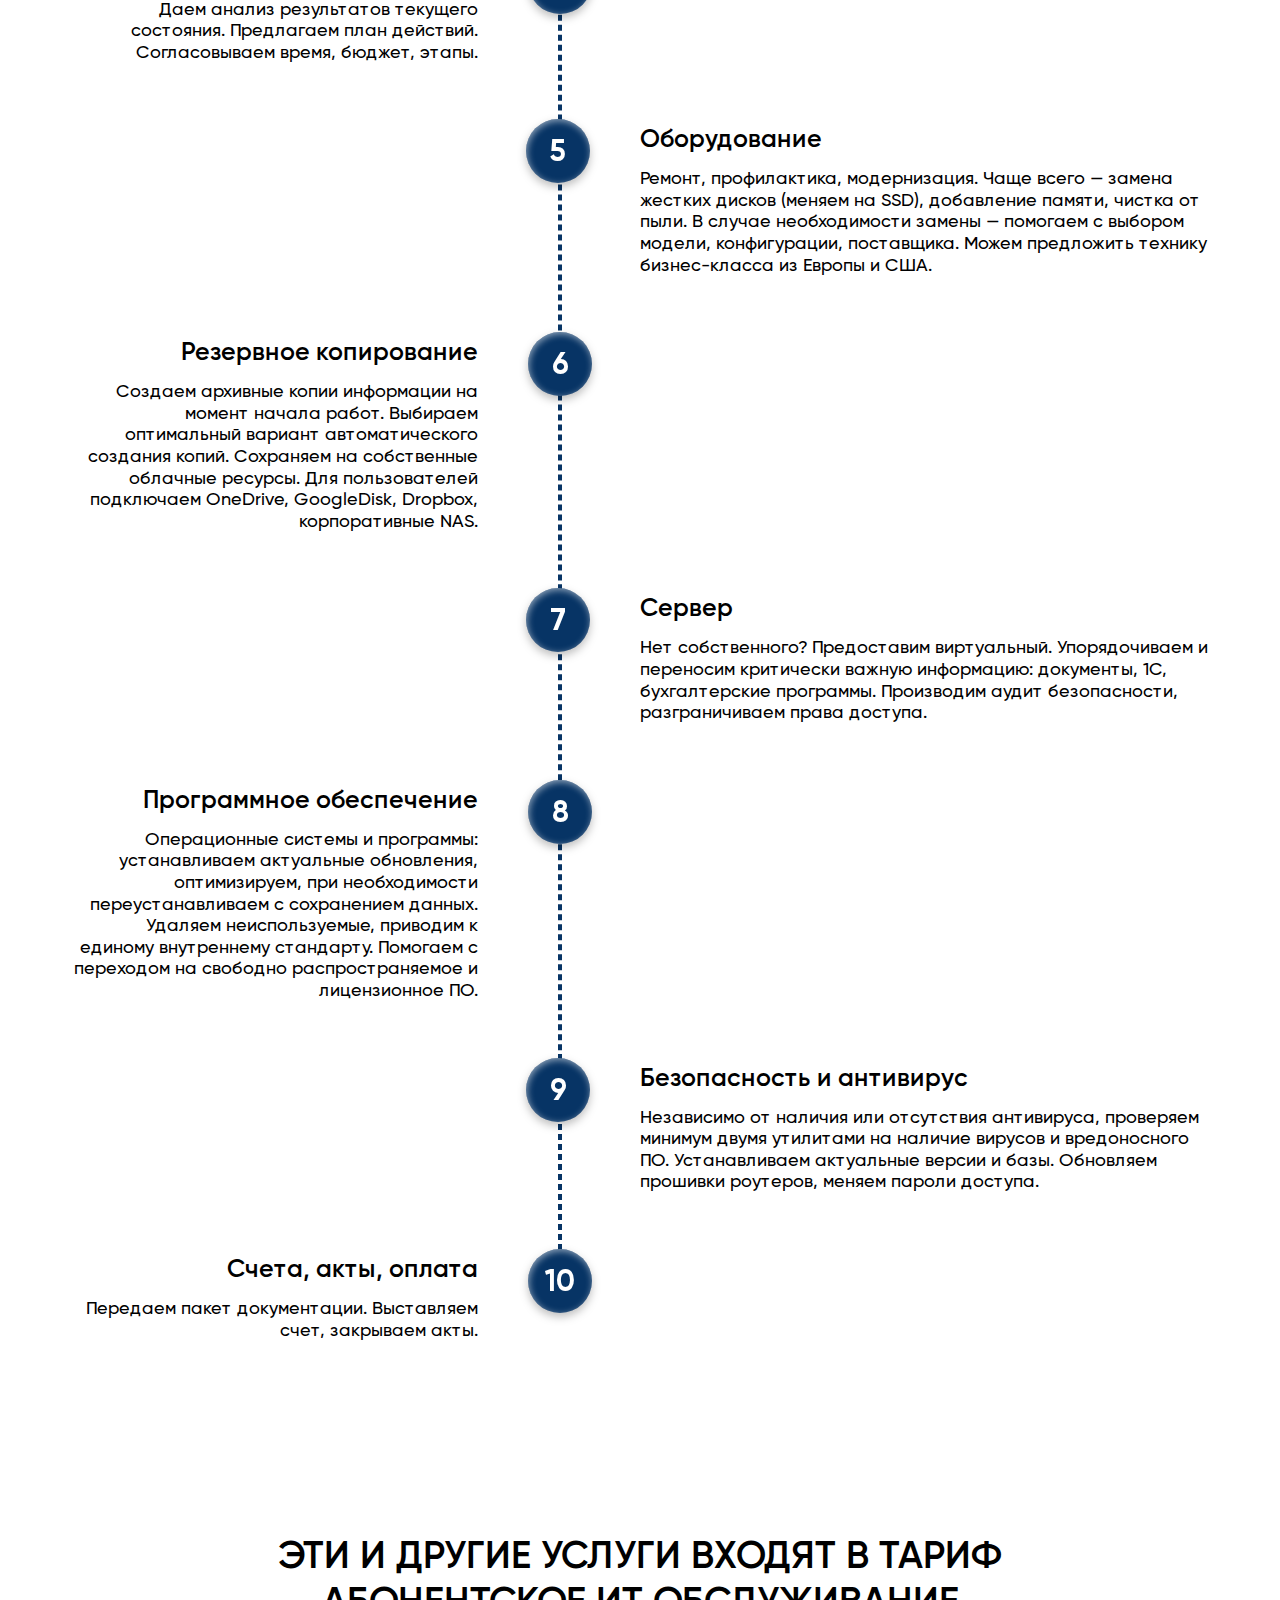
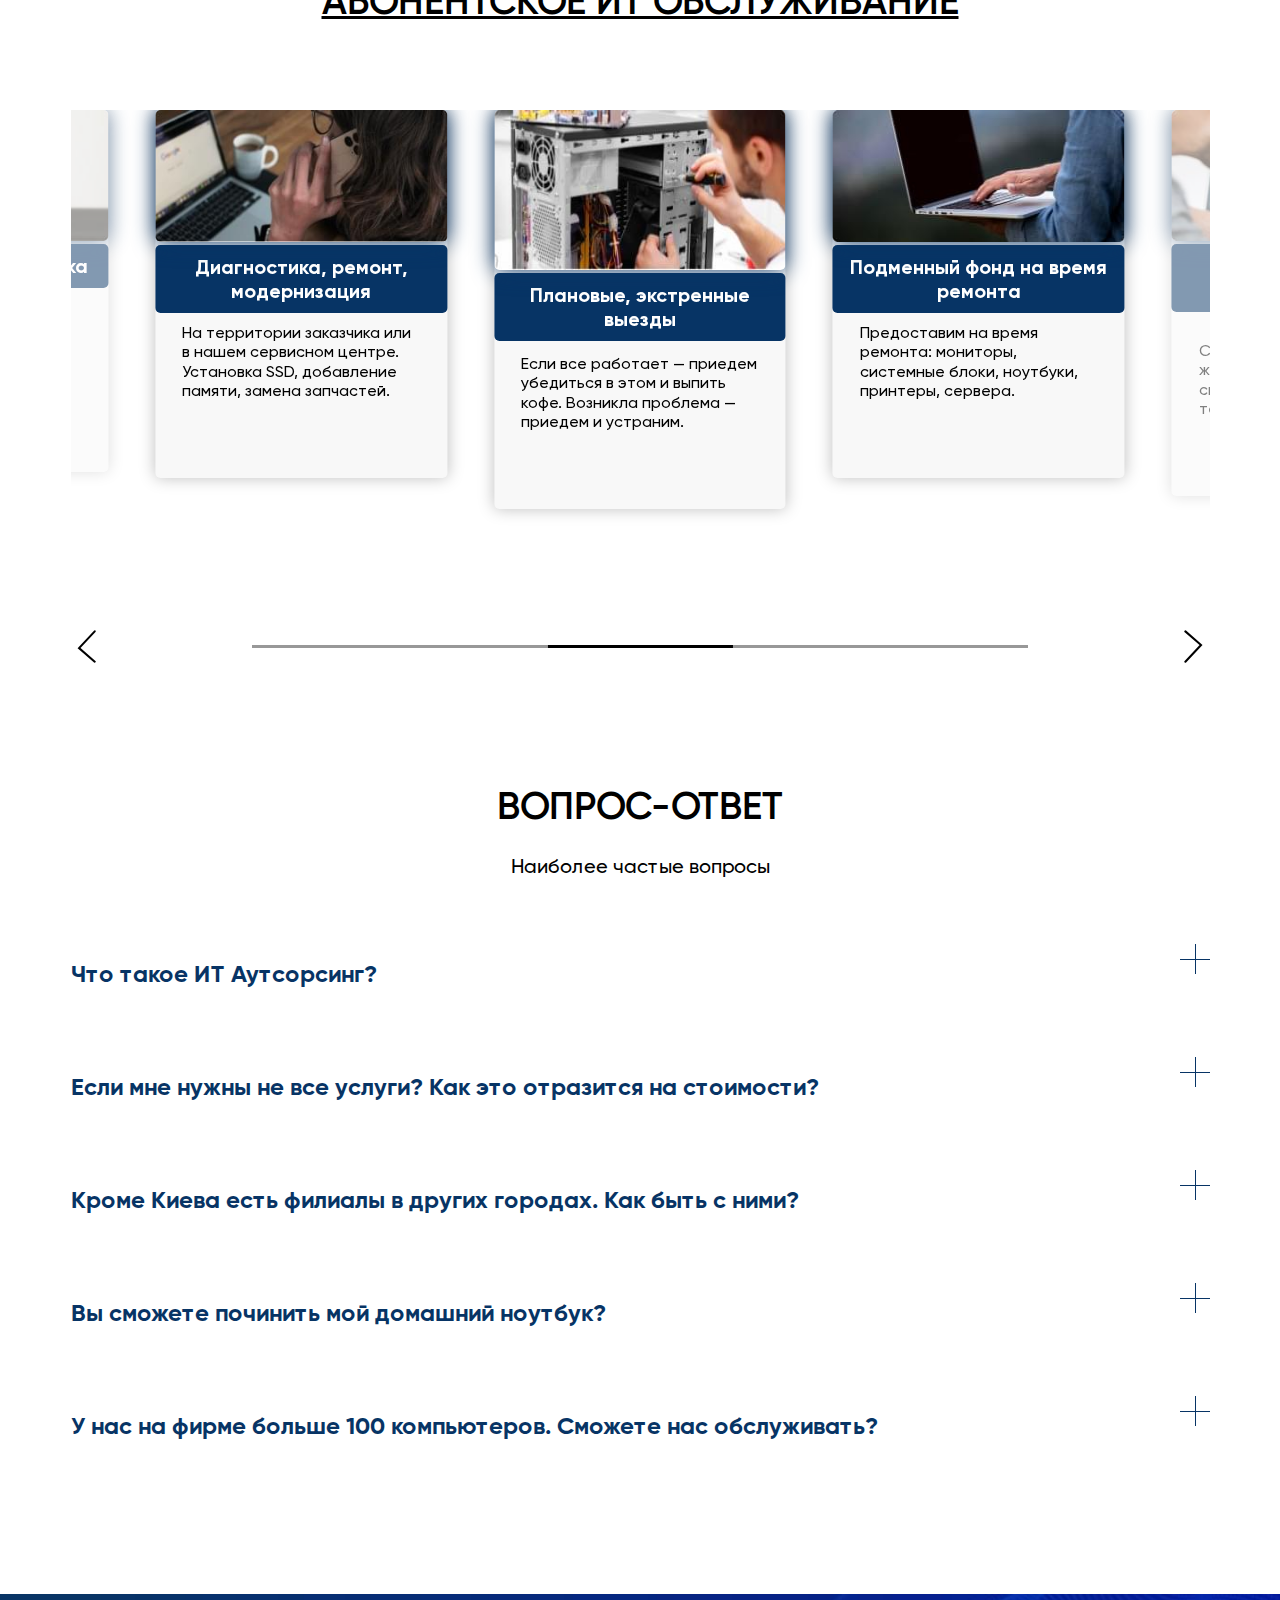
<file: services.html>
<!DOCTYPE html>
<html lang="ru">

<head>
	<meta charset="UTF-8">
<meta name="viewport" content="width=device-width,initial-scale=1">
<meta http-equiv="X-UA-Compatible" content="IE=edge,chrome=1">
<meta name="HandheldFriendly" content="true">
<meta name="description" content="">
<meta name="keywords" content="">
<meta name="robots" content="">
<link rel="shortcut icon" href="img/favicon.svg" type="image/svg">
<link rel="stylesheet" href="css/style.min.css?_v=20221014153505">
<title>Услуги</title>
</head>

<body class="services-page webp header--blur">
	<div class="wrapper">
		<header class="header">
	<div class="container header__container">
		<button class="burger">
			<span></span>
		</button>
		<a href="/" class="logo header__logo">
			<img src="img/logo.svg" alt="Логотип">
		</a>
		<div class="menu-mobile">
			<ul class="menu__list">
				<li class="menu__item">
					<button class="menu__btn arrow">
						ИТ-Услуги
					</button>
					<ul class="menu__sublist">
						<li class="menu-sublist__item">
							<a href="#" class="menu-sublist__link">
								Пункт
							</a>
						</li>
						<li class="menu-sublist__item">
							<a href="#" class="menu-sublist__link">
								Пункт
							</a>
						</li>
					</ul>
				</li>
				<li class="menu__item"><a href="#" class="menu__link">Цены</a></li>
				<li class="menu__item">
					<button class="menu__btn arrow">
						Полезное
					</button>
					<ul class="menu__sublist">
						<li class="menu-sublist__item">
							<a href="#" class="menu-sublist__link">
								Пункт
							</a>
						</li>
						<li class="menu-sublist__item">
							<a href="#" class="menu-sublist__link">
								Пункт
							</a>
						</li>
					</ul>
				</li>
				<li class="menu__item"><a href="#" class="menu__link">О нас</a></li>
			</ul>
			<address class="menu__address">Киев, 03067 <br>
				ул. Машиностроительная 42</address>
		</div>
		<nav class="menu header__menu">
			<ul class="menu__list">
				<li class="menu__item">
					<button class="menu__btn arrow">
						ИТ-Услуги
					</button>
					<ul class="menu__sublist">
						<li class="menu-sublist__item">
							<a href="#" class="menu-sublist__link">
								Пункт
							</a>
						</li>
						<li class="menu-sublist__item">
							<a href="#" class="menu-sublist__link">
								Пункт
							</a>
						</li>
					</ul>
				</li>
				<li class="menu__item"><a href="#" class="menu__link">Цены</a></li>
				<li class="menu__item">
					<button class="menu__btn arrow">
						Полезное
					</button>
					<ul class="menu__sublist">
						<li class="menu-sublist__item">
							<a href="#" class="menu-sublist__link">
								Пункт
							</a>
						</li>
						<li class="menu-sublist__item">
							<a href="#" class="menu-sublist__link">
								Пункт
							</a>
						</li>
					</ul>
				</li>
				<li class="menu__item"><a href="#" class="menu__link">О нас</a></li>
			</ul>
			<address class="menu__address">Киев, 03067 <br>
				ул. Машиностроительная 42</address>
			<div class="menu__phones">
				<a href="#">+38 (044) 232-06-03</a>
				<a href="#">+38 (067) 701-06-03</a>
			</div>
			<ul class="socials__list">
  <li class="socials__item"><a href="#" class="socials__link"><img src="img/socials/telegram.svg" alt=""></a></li>
  <li class="socials__item"><a href="#" class="socials__link"><img src="img/socials/whatapp.svg" alt=""></a></li>
  <li class="socials__item"><a href="#" class="socials__link"><img src="img/socials/viber.svg" alt=""></a></li>
</ul>
			<div class="menu-mobile__item">
				<div class="menu__phones">
					<a href="#">+38 (044) 232-06-03</a>
					<a href="#">+38 (067) 701-06-03</a>
				</div>
				<ul class="socials__list">
  <li class="socials__item"><a href="#" class="socials__link"><img src="img/socials/telegram.svg" alt=""></a></li>
  <li class="socials__item"><a href="#" class="socials__link"><img src="img/socials/whatapp.svg" alt=""></a></li>
  <li class="socials__item"><a href="#" class="socials__link"><img src="img/socials/viber.svg" alt=""></a></li>
</ul>
			</div>
			<div class="btn-group">
				<button class="header__btn header__btn--active">ru</button>
				<button class="header__btn">ua</button>
			</div>
		</nav>
	</div>
</header>
		<div class="modal">
	<div class="modal__box" data-target="KP-modal">
		<div class="modal__content modal__content--row">
			<div class="modal__content-col">
				<h4 class="title modal__content-title">Оставьте свой номер телефона для успешной отправки КП</h4>
				<div class="modal__content-text">Выберите удобный для Вас мессенджер</div>
				<ul class="socials__list">
					<li class="socials__item socials__item--active"><a href="#" class="socials__link"><img src="img/socials/telegram.svg" alt=""> <span>Telegram</span></a></li>
					<li class="socials__item"><a href="#" class="socials__link"><img src="img/socials/whatapp.svg" alt=""> <span>WhatsApp</span></a></li>
					<li class="socials__item"><a href="#" class="socials__link"><img src="img/socials/viber.svg" alt=""> <span>Viber</span></a></li>
					<li class="socials__item"><a href="#" class="socials__link"><img src="img/socials/email.svg" alt=""> <span>E-mail</span></a></li>
				</ul>
				<label for="phone-modal" class="modal__content-label">Ваш номер телефона</label>
				<input type="text" class="modal__content-input" value="+380">
				<div class="checkbox modal__content-checkbox">
					<input type="checkbox" class="checkbox__input" id="checkbox-kp">
					<label for="checkbox-kp" class="checkbox__label">Ознакомлен (-а) с политикой конфиденциальности</label>
				</div>
				<button class="btn modal__content-btn">Получить КП</button>
			</div>
			<img src="img/modal-preview.jpg" alt="" class="modal__content-preview">
		</div>
	</div>
</div>
		<main class="main">
			<div class="intro intro--mobile">
				<div class="container">
					<div class="intro__content">
						<h1 class="intro__title">ИТ Услуги:</h1>
						<h2 class="intro__subtitle">Абонентское Обслуживание Компьютеров</h2>
						<div class="intro__text-1">В стоимость входит:</div>
						<ul class="intro__list">
							<li>Виртуальный сервер;</li>
							<li>Подменная техника;</li>
							<li>Backup и почта</li>
						</ul>
						<div class="intro__text">Возможна частичная передача услуг на
							IT OUTSOURCING</div>
					</div>
					<form class="intro__form">
						<div class="intro__form-row">
							<input type="text" class="intro__input" placeholder="Телефон">
							<input type="text" class="intro__input" placeholder="Имя">
						</div>
						<button class="btn btn--full">Отправить</button>
					</form>
				</div>
			</div>
			<div class="breadcrumb-item">
				<div class="container">
					<nav class="breadcrumb" aria-label="breadcrumb">
						<ol class="breadcrumb__list">
							<li class="breadcrumb__item">
								<a href="#" class="breadcrumb__link">Главная</a>
							</li>
							<li class="breadcrumb__item breadcrumb__item--active">
								<a href="#" class="breadcrumb__link">Услуги</a>
							</li>
						</ol>
					</nav>
				</div>
			</div>
			<div class="guarantee section-bg transparency">
  <div class="container">
    <h2 class="title guarantee__title">Если заказать услуги системных администраторов</h2>
    <h3 class="subtitle guarantee__subtitle">гарантировано с первых месяцев получите:</h3>
    <div class="guarantee-block-grid">


      <div class="guarantee-block">
        <div class="guarantee-block__img">
          <img src="img/services-admins/01.svg" alt="">
        </div>
        <h4 class="guarantee-block__title">Бесперебойную работу техники</h4>
        <div class="guarantee-block__text">Профилактика и сервисное обслуживание. В случае поломки — привезем технику на
          время ремонта.</div>
      </div>
      <div class="guarantee-block">
        <div class="guarantee-block__img">
          <img src="img/services-admins/02.svg" alt="">
        </div>
        <h4 class="guarantee-block__title">Удаленную работу 24/7
        </h4>
        <div class="guarantee-block__text">Облачный виртуальный сервер БЕСПЛАТНО для всех тарифов. Возможность
          удаленного
          подключения в режиме 24/7</div>
      </div>
      <div class="guarantee-block">
        <div class="guarantee-block__img">
          <img src="img/services-admins/03.svg" alt="">
        </div>
        <h4 class="guarantee-block__title">Быстрое решение задач</h4>
        <div class="guarantee-block__text">До 15 мин — среднее время реакции на заявку. В течении 2 часов прибудем к
          заказчику при необходимости выезда.</div>
      </div>
      <div class="guarantee-block">
        <div class="guarantee-block__img">
          <img src="img/services-admins/04.svg" alt="">
        </div>
        <h4 class="guarantee-block__title">Безопасность и сохранность</h4>
        <div class="guarantee-block__text">Настроим комплексную защиту, предотвратим несанкционированное вторжение.
          Резервное копирование на наши сервера и в
          облако.</div>
      </div>
      <div class="guarantee-block">
        <div class="guarantee-block__img">
          <img src="img/services-admins/05.svg" alt="">
        </div>
        <h4 class="guarantee-block__title">Сокращение затрат на ИТ услуги</h4>
        <div class="guarantee-block__text">В 2 раза дешевле, чем содержать штатного сисадмина. Минимизируем риски
          штрафов
          и потери репутации из-за неработающего
          оборудования.</div>
      </div>
      <div class="guarantee-block">
        <div class="guarantee-block__img">
          <img src="img/services-admins/06.svg" alt="">
        </div>
        <h4 class="guarantee-block__title">Увеличение эффективности
        </h4>
        <div class="guarantee-block__text">Сотрудники будут заняты своей работой, а не решением технических проблем.
          Сделаем так, чтобы эффективно работала
          техника, которая уже куплена.</div>
      </div>
    </div>
  </div>
</div>
			<div class="who section">
  <div class="container">
    <h2 class="title who__title">Для кого</h2>
    <div class="who__item">
      <div class="who__item-img">
        <img src="img/forwho/01.svg" alt="">
      </div>
      <h3 class="who__item-title">Для малого и среднего бизнеса</h3>
      <div class="who__item-text">Компании от 3 до 50 рабочих мест. Для крупных предприятий возможна частичная передача
        услуг. Основное требование — у вас
        должен быть штатный инженер, который будет находиться на месте постоянно.</div>
    </div>
    <div class="who__item">
      <div class="who__item-img">
        <img src="img/forwho/02.svg" alt="">
      </div>
      <h3 class="who__item-title">Фирмы, организации, частные предприятия, ФОП, компании малого и среднего бизнеса</h3>
      <div class="who__item-text">Заключаем договор с юридическими лицами, частными предпринимателями. Учитываем
        специфику компаний. Опыт внедрения IT
        технологий для торговых сетей, государственных и коммерческих структур, аудиторских
        и юридических компаний.
      </div>
    </div>
    <div class="who__item">
      <div class="who__item-img">
        <img src="img/forwho/03.svg" alt="">
      </div>
      <h3 class="who__item-title">ИТ Аутсорсинг: Киев, Украина, мир</h3>
      <div class="who__item-text">Большинство клиентов находятся в Киеве или рядом с ним. При необходимости выезда —
        сможем прибыть в ваш офис не позже
        2-3 часов. Филиалы клиентов находятся в разных городах и странах. Для них доступна удаленная техподдержка.
        Возможны
        командировки, в случае необходимости.</div>
    </div>
  </div>
</div>
			<div class="tarifs section-bg">
  <div class="container">
    <h2 class="title tarifs__title">Тарифы,стоимость,цены</h2>
    <h3 class="subtitle tarifs__subtitle">Заключаем договор с юридическими лицами, частными предпринимателями. Учитываем
      специфику компаний. Опыт внедрения IT
      технологий для торговых сетей, государственных и коммерческих структур, аудиторских и юридических компаний.
    </h3>
    <div class="tarifs-table">
      <div class="tarifs-table__col">
        <div class="tarifs-table__name"></div>
        <div class="tarifs-table__package">Удаленный</div>
        <div class="tarifs-table__package">Стандарт</div>
        <div class="tarifs-table__package">Расширенный</div>
      </div>
      <div class="tarifs-table__col">
        <div class="tarifs-table__name">IT Поддержка</div>
        <div class="tarifs-table__item">
          <ul>
            <li>
              < 5 ПК: 1800 грн</li>
            <li>
              < 10 ПК: 3000 грн</li>
          </ul>
        </div>
        <div class="tarifs-table__item">
          <ul>
            <li>
              < 5 ПК: 2500 грн</li>
            <li>
              < 10 ПК: 4000 грн</li>
            <li>
              < 20 ПК: 7000 грн</li>
            <li>> 21 ПК: 9000+ грн</li>
          </ul>
        </div>
        <div class="tarifs-table__item">
          <ul>
            <li>< 5 ПК: 5000 грн</li>
            <li>< 10 ПК: 8000 грн</li>
            <li>< 20 ПК: 11000 грн</li>
            <li>> 21 ПК: 15000+ грн</li>
          </ul>
        </div>
      </div>
      <div class="tarifs-table__col">
        <div class="tarifs-table__name">Реакция на задачу</div>
        <div class="tarifs-table__item">< 15 мин</div>
        <div class="tarifs-table__item">< 15 мин</div>
        <div class="tarifs-table__item">< 15 мин</div>
      </div>
      <div class="tarifs-table__col">
        <div class="tarifs-table__name">Адудит, первичная настройка</div>
        <div class="tarifs-table__item">
          <img src="img/check-mark.svg" alt="" class="tarifs-table-check">
        </div>
        <div class="tarifs-table__item">
          <img src="img/check-mark.svg" alt="" class="tarifs-table-check">
        </div>
        <div class="tarifs-table__item">
          <img src="img/check-mark.svg" alt="" class="tarifs-table-check">
        </div>
      </div>
      <div class="tarifs-table__col">
        <div class="tarifs-table__name">Перенос данных в облако</div>
        <div class="tarifs-table__item">
          <img src="img/check-mark.svg" alt="" class="tarifs-table-check">
        </div>
        <div class="tarifs-table__item">
          <img src="img/check-mark.svg" alt="" class="tarifs-table-check">
        </div>
        <div class="tarifs-table__item">
          <img src="img/check-mark.svg" alt="" class="tarifs-table-check">
        </div>
      </div>
      <div class="tarifs-table__col">
        <div class="tarifs-table__name">Работа с подрядчиками</div>
        <div class="tarifs-table__item">
          <img src="img/check-mark.svg" alt="" class="tarifs-table-check">
        </div>
        <div class="tarifs-table__item">
          <img src="img/check-mark.svg" alt="" class="tarifs-table-check">
        </div>
        <div class="tarifs-table__item">
          <img src="img/check-mark.svg" alt="" class="tarifs-table-check">
        </div>
      </div>
      <div class="tarifs-table__col">
        <div class="tarifs-table__name">Почта</div>
        <div class="tarifs-table__item">
          <ul>
            <li>Антивирус, фильтр СПАМа</li>
            <li>Объем: 5 ГБ / пользователь</li>
          </ul>
        </div>
        <div class="tarifs-table__item">
          <ul>
            <li>Антивирус, фильтр СПАМа</li>
            <li>Объем: 10 ГБ / пользователь</li>
          </ul>
        </div>
        <div class="tarifs-table__item">
          <ul>
            <li>Антивирус, фильтр СПАМа</li>
            <li>Объем: 20 ГБ / пользователь</li>
          </ul>
        </div>
      </div>
      <div class="tarifs-table__col">
        <div class="tarifs-table__name">Выезды</div>
        <div class="tarifs-table__item">
          Экстренные < 3 часов
        </div>
        <div class="tarifs-table__item">
          <ul>
            <li>Экстренные < 3 часов</li>
            <li>Плановые: 1-2 в месяц</li>
          </ul>
        </div>
        <div class="tarifs-table__item">
          <ul>
            <li>Экстренные < 2 часов</li>
            <li>Плановые: 2-4 в месяц</li>
            <li>Выезд в нерабочее время</li>
          </ul>
        </div>
      </div>
      <div class="tarifs-table__col">
        <div class="tarifs-table__name">Сети</div>
        <div class="tarifs-table__item">
          <img src="img/cross.svg" alt="" class="tarifs-table-cross">
        </div>
        <div class="tarifs-table__item">
          <ul>
            <li>Настройка</li>
            <li>Монтаж ЛВС</li>
          </ul>
        </div>
        <div class="tarifs-table__item">
          <ul>
            <li>Настройка</li>
            <li>Монтаж ЛВС</li>
            <li>Переезд офиса</li>
          </ul>
        </div>
      </div>
      <div class="tarifs-table__col">
        <div class="tarifs-table__name">Сервис</div>
        <div class="tarifs-table__item">
          <img src="img/cross.svg" alt="" class="tarifs-table-cross">
        </div>
        <div class="tarifs-table__item">
          <ul>
            <li>Обслуживание, ремонт</li>
            <li>Подменная техника, ПК</li>
          </ul>
        </div>
        <div class="tarifs-table__item">
          <ul>
            <li>Обслуживание, ремонт</li>
            <li>Подменная техника, ПК</li>
          </ul>
        </div>
      </div>
      <div class="tarifs-table__col">
        <div class="tarifs-table__name">Сервер</div>
        <div class="tarifs-table__item">
          <ul>
            <li>2 ядра | 6 Гб ОЗУ | 120 Гб SSD</li>
            <li>Резервных копий: 7+1</li>
          </ul>
        </div>
        <div class="tarifs-table__item">
          <ul>
            <li>4 ядра | 12 Гб ОЗУ | 160 Гб SSD</li>
            <li>Резервных копий: 14+1</li>
          </ul>
        </div>
        <div class="tarifs-table__item">
          <ul>
            <li>4 ядра | 24 Гб ОЗУ | 200 Гб SSD</li>
            <li>Резервных копий: 21+1</li>
            <li>Подменный сервер</li>
          </ul>
        </div>
      </div>
      <div class="tarifs-table__col">
        <div class="tarifs-table__name">Обучение персонала</div>
        <div class="tarifs-table__item">
          <img src="img/cross.svg" alt="" class="tarifs-table-cross">
        </div>
        <div class="tarifs-table__item">
          <img src="img/cross.svg" alt="" class="tarifs-table-cross">
        </div>
        <div class="tarifs-table__item">
          <img src="img/check-mark.svg" alt="" class="tarifs-table-check">
        </div>
      </div>
      <div class="tarifs-table__col">
        <div class="tarifs-table__name">Автоматизация</div>
        <div class="tarifs-table__item">
          <img src="img/cross.svg" alt="" class="tarifs-table-cross">
        </div>
        <div class="tarifs-table__item">
          <img src="img/cross.svg" alt="" class="tarifs-table-cross">
        </div>
        <div class="tarifs-table__item">
          <img src="img/check-mark.svg" alt="" class="tarifs-table-check">
        </div>
      </div>
      <div class="tarifs-table__col">
        <div class="tarifs-table__name">Лицензионный антивирус</div>
        <div class="tarifs-table__item">
          <img src="img/check-mark.svg" alt="" class="tarifs-table-check">
        </div>
        <div class="tarifs-table__item">
          <img src="img/check-mark.svg" alt="" class="tarifs-table-check">
        </div>
        <div class="tarifs-table__item">
          <img src="img/check-mark.svg" alt="" class="tarifs-table-check">
        </div>
      </div>
    </div>
    <div class="tarifs__text">Прайс-лист носит ознакомительный характер.
    Чтобы узнать точную стоимость - свяжитесь с нами</div>
  </div>
</div>
			<div class="decide section">
	<div class="decide__container container">
		<div class="decide__col">
			<h2 class="title decide__title">Остались вопросы?</h2>
			<div class="decide__text"><span>Оставьте номер телефона</span> и вам перезвонит
				менеджер, который:</div>
			<ul class="decide__list">
				<li class="decide__item"><span><span>Поможет</span> решить проблему</span>
				</li>
				<li class="decide__item"><span><span>Сориентирует</span> по этапам и срокам</span></li>
				<li class="decide__item"><span><span>Подберет</span> оптимальный вариант исходя из Вашего бюджета</span>
				</li>
			</ul>
			<div class="decide__call">
				<div>
					<div class="decide__info">Звоните ежедневно
						с 8.00 до 20.00</div>
					<div class="decide__phone">
						<div>
							<img src="img/phone.svg" alt="">
						</div>
						<div>
							<a href="№">+38 (044) 232-06-03</a>
							<a href="№">+38 (067) 701-06-03</a>
						</div>
					</div>
				</div>
				<div class="decide__socials">
					<div class="decide__write">Или напишите нам в удобном Вам мессенджере:</div>
					<ul class="socials__list">
						<li class="socials__item"><a href="#" class="socials__link"><img src="img/socials/telegram.svg"
									alt=""></a></li>
						<li class="socials__item"><a href="#" class="socials__link"><img src="img/socials/whatapp.svg" alt=""></a>
						</li>
						<li class="socials__item"><a href="#" class="socials__link"><img src="img/socials/viber.svg" alt=""></a>
						</li>
						<li class="socials__item"><a href="#" class="socials__link"><img src="img/socials/email.svg" alt=""></a>
						</li>
					</ul>
				</div>
			</div>
		</div>
		<div class="decide__col">
			<form>
				<label for="phoneInput" class="decide__label">Введите номер Вашего телефона</label>
				<input type="text" class="decide__input" placeholder="Телефон" id="phoneInput">
				<input type="text" class="decide__input" placeholder="Имя">
				<button class="btn btn--full decide__btn">Отправить</button>
			</form>
			<div class="decide__write">Или напишите нам в удобном Вам мессенджере:</div>
			<ul class="socials__list">
				<li class="socials__item"><a href="#" class="socials__link"><img src="img/socials/telegram.svg" alt=""></a></li>
				<li class="socials__item"><a href="#" class="socials__link"><img src="img/socials/whatapp.svg" alt=""></a></li>
				<li class="socials__item"><a href="#" class="socials__link"><img src="img/socials/viber.svg" alt=""></a></li>
				<li class="socials__item"><a href="#" class="socials__link"><img src="img/socials/email.svg" alt=""></a></li>
			</ul>
		</div>
	</div>
</div>
			<div class="partial-included section">
  <div class="container">
    <h2 class="title partial-included__title">Частичное или Комплексное Абонентское IT обслуживание?</h2>
    <h3 class="subtitle partial-included__subtitle">Можем взять часть работ по обслуживанию инфраструктуры:</h3>
  </div>
  <div class="partial-included-block">
    <div class="container">
      <h2 class="title partial-included-block__title"></h2>
      <h3 class="subtitle partial-included-block__subtitle"></h3>
      <div class="partial-included-grid">
        <div class="partial-included-item">
          <div class="partial-included-item__img">
            <img src="img/partial-included/01.svg" alt="">
          </div>
          <h4 class="partial-included-item__title">Корпоративная почта</h4>
          <div class="partial-included-item__text">Ваше доменное имя. Гибкие правила переадресаций, отсев нежелательных
            писем, SSL сертификат безопасности, антивирус.
            Доступ через WEB-панель, с компьютеров, смартфонов, планшетов. Резервные копии за 7 дней и последний год
            поквартально.</div>
        </div>
        <div class="partial-included-item">
          <div class="partial-included-item__img">
            <img src="img/partial-included/02.svg" alt="">
          </div>
          <h4 class="partial-included-item__title">VDS / VPS</h4>
          <ul class="partial-included-item__list">
            <li>Удаленный: 2 ядра, 8 Гб ОЗУ, 120 Гб SSD</li>
            <li>Стандарт: 4 ядра, 12 Гб ОЗУ, 160 Гб SSD</li>
            <li>Расширенный: 4 ядра, 24 Гб ОЗУ, 200 Гб SSD</li>
          </ul>
          <div class="partial-included-item__text">Возможность изменить конфигурацию.</div>
        </div>
        <div class="partial-included-item">
          <div class="partial-included-item__img">
            <img src="img/partial-included/03.svg" alt="">
          </div>
          <h4 class="partial-included-item__title">Резервные копии</h4>
          <div class="partial-included-item__text">Храним за последние 7-30 дней и последний квартал, независимо от
            занимаемого объема.</div>
        </div>
        <div class="partial-included-item">
          <div class="partial-included-item__img">
            <img src="img/partial-included/04.svg" alt="">
          </div>
          <h4 class="partial-included-item__title">Бесплатный аудит и первичная настройка для всех тарифов
          </h4>
          <div class="partial-included-item__text">Инвентаризация. Установка антивируса, программного обеспечения,
            оптимизация системы, профилактика, информация о доступах
            и внешних подрядчиках.
          </div>
        </div>
      </div>
    </div>
    <img src="img/partial-included/server.png" alt="" class="partial-included-block__img">
  </div>
</div>
			<div class="system section-bg transparency">
				<div class="container">
					<h2 class="title system__title">IT поддержка офисов, удаленных филиалов и сотрудников:</h2>
					<div>
						<div class="info-block">
							<div class="info-block__img">
								<img src="img/services-admins/04.jpg" alt="">
							</div>
							<div class="info-block__col">
								<div class="info-block__text">Обслуживаем государственные и коммерческие предприятия, фирмы и
									организации Киева.</div>
							</div>
						</div>
						<div class="info-block right">
							<div class="info-block__col">
								<div class="info-block__text">Поддержка удаленных филиалов, офисов, сотрудников работающих удаленно в
									Украине, за ее пределами.</div>
							</div>
							<div class="info-block__img">
								<img src="img/services-admins/05.jpg" alt="">
							</div>
						</div>
						<div class="info-block">
							<div class="info-block__img">
								<img src="img/services-admins/06.jpg" alt="">
							</div>
							<div class="info-block__col">
								<div class="info-block__text">Обслуживание малого и среднего бизнеса: от 5 до 100 сотрудников.</div>
							</div>
						</div>
					</div>
				</div>
			</div>
			<div class="offer section-bg">
  <div class="offer__container">
    <div class="offer__content">
      <h2 class="title offer__title">Заключаем договор на IT обслуживание компьютерной техники и ИТ инфраструктуры</h2>
      <div class="offer__text">Договор на обслуживание компьютерной техники и ИТ инфраструктуры гарантирует быстрое устранение возникших проблем, подменное оборудование, профилактические работы.</div>
    </div>
    <img src="img/offer/01.jpg" alt="" class="offer__img">
  </div>
</div>
			<div class="stages-number section-bg">
  <div class="container">
    <div class="stages-number__grid">
      <div class="stages-number__item">
        <h3 class="stages-number__item-title">Обслуживание ИТ инфраструктуры</h3>
        <div class="stages-number__item-text">Гарантируем быстрое устранение возникших проблем с офисной техникой, предоставляем подменное оборудование, производим
        профилактические работы.</div>
      </div>
      <div class="stages-number__item">
        <h3 class="stages-number__item-title">Фиксированная стоимость</h3>
        <div class="stages-number__item-text">Ежемесячная стоимость, которую можно ставить на затраты. Не зависит от количества обращений и экстренных выездов. </div>
      </div>
      <div class="stages-number__item">
        <h3 class="stages-number__item-title">SLA (Service Level Agreement) </h3>
        <div class="stages-number__item-text">Подписываем дополнительное соглашение SLA (Service Level Agreement), что делает взаимодействие между нашими компаниями
        более прозрачным. </div>
      </div>
      <div class="stages-number__item">
        <h3 class="stages-number__item-title">Фиксируем время приезда и реакцию на заявку</h3>
        <div class="stages-number__item-text">Указываем в течении какого времени инженер будет в вашем офисе или максимальное время, в течении которого приступит к решению проблемы удаленно.</div>
      </div>
    </div>
  </div>
</div>
			<div class="benefits section">
				<div class="container">
					<h2 class="title benefits__title">Частичное или Комплексное Абонентское IT обслуживание?</h2>
					<div class="card-row">
						<div class="card">
							<img src="img/services/12.jpg" alt="" class="card__img">
							<div class="card__info">Услуги системных администраторов</div>
							<ul class="card__list">
								<li class="card__item">Быстрая, квалифицированная помощь</li>
								<li class="card__item">Удаленная техподдержка</li>
								<li class="card__item">Плановые и экстренные выезды</li>
							</ul>
						</div>
						<div class="card">
							<img src="img/services/13.jpg" alt="" class="card__img">
							<div class="card__info">Настройка и обслуживание компьютерной техники</div>
							<ul class="card__list">
								<li class="card__item">Подменный фонд на время ремонта</li>
								<li class="card__item">Диагностика, ремонт, модернизация</li>
								<li class="card__item">Профилактика и мониторинг</li>
								<li class="card__item">Подменная техника, склад запчастей</li>
								<li class="card__item ">Приобретение оргтехники</li>
							</ul>
						</div>
						<div class="card">
							<img src="img/services/14.jpg" alt="" class="card__img">
							<div class="card__info">Сети</div>
							<ul class="card__list">
								<li class="card__item">Организация переезда, перенос рабочих мест</li>
								<li class="card__item">Настройка сетевого оборудования</li>
								<li class="card__item">Монтажные работы</li>
								<li class="card__item">Настройка оборудования</li>
								<li class="card__item">Настройка Mikrotik</li>
								<li class="card__item">Настройка WiFi, бесшовные сети</li>
								<li class="card__item">Создание и подключение VPN</li>
							</ul>
						</div>
						<div class="card">
							<img src="img/services/15.jpg" alt="" class="card__img">
							<div class="card__info">Корпоративные сервисы</div>
							<ul class="card__list">
								<li class="card__item">Администрируем ваши, предоставляем свои</li>
								<li class="card__item">Аренда серверного оборудования</li>
								<li class="card__item">Корпоративная почта</li>
								<li class="card__item">Информационная безопасность</li>
								<li class="card__item">Резервное копирование, личное облако</li>
							</ul>
						</div>
						<div class="card">
							<img src="img/services/16.jpg" alt="" class="card__img">
							<div class="card__info">Программное обеспечение</div>
							<ul class="card__list">
								<li class="card__item ">Покупка, лицензирование, переход на бесплатное ПО</li>
								<li class="card__item">Любые ОС</li>
								<li class="card__item">Помощь и внедрение</li>
							</ul>
						</div>
					</div>
				</div>
			</div>
			<div class="kinds section-bg">
  <div class="container">
    <h2 class="title kinds__title">Виды IT Аутсорсинга: <br>      
      полная или частичная передача функций</h2>
    <h3 class="subtitle kinds__subtitle">примеры:</h3>
    <div class="accordion" data-accordion="accordion6">
      <button class="accordion__control">
        <span>Пример 1: Разгрузить своих сисадминов.</span>
      </button>
      <div class="accordion__content">
        Международная компания. Центральный офис находится за пределами Украины.
        Наша задача — решать проблемы в конкретном географическом регионе. Мы обеспечиваем работу локальных станций,
        подключение
        сетевого оборудования, перемещение и создание рабочих мест, мелкий ремонт.
        Сервера, почта, хранилища, покупка техники — контролируются центральным офисом.
      </div>
    </div>
    <div class="accordion" data-accordion="accordion7">
      <button class="accordion__control">
        <span>Пример 2: Стратегические функции</span>
      </button>
      <div class="accordion__content">
        Международная компания. Центральный офис находится за пределами Украины.
        Наша задача — решать проблемы в конкретном географическом регионе. Мы обеспечиваем работу локальных станций,
        подключение
        сетевого оборудования, перемещение и создание рабочих мест, мелкий ремонт.
        Сервера, почта, хранилища, покупка техники — контролируются центральным офисом.
      </div>
    </div>
    <div class="accordion" data-accordion="accordion8">
      <button class="accordion__control">
        <span>Пример 3: Полная передача функций</span>
      </button>
      <div class="accordion__content">
        Международная компания. Центральный офис находится за пределами Украины.
        Наша задача — решать проблемы в конкретном географическом регионе. Мы обеспечиваем работу локальных станций,
        подключение
        сетевого оборудования, перемещение и создание рабочих мест, мелкий ремонт.
        Сервера, почта, хранилища, покупка техники — контролируются центральным офисом.
      </div>
    </div>
  </div>
</div>
			<div class="questions section-bg">
  <div class="container">
    <h2 class="title questions__title">Оставьте телефон - мы свяжемся в ближайшее время</h2>
    <form class="questions__form">
      <div class="questions__group">
        <input type="text" placeholder="Телефон" class="questions__input">
        <input type="text" placeholder="Имя" class="questions__input">
      </div>
      <button class="btn btn--full">Отправить</button>
    </form>
  </div>
</div>
			<div class="stages section">
				<div class="container">
					<h2 class="title stages__title">Этапы обслуживания</h2>
					<h3 class="subtitle stages__subtitle">10 шагов, чтобы навести порядок</h3>
					<div class="stage">
						<div class="stage__item">
							<div class="stage__number stage__number-1">1</div>
							<div class="stage__content">
								<h4 class="stage__title">Заявка и встреча</h4>
								<div class="stage__text">Связываемся, согласовываем время встречи.
									Производим предварительную оценку состояния, обсуждаем условия сотрудничества, выбираем тарифный план,
									даем на
									утверждение договор.</div>
							</div>
						</div>
						<div class="stage__item stage__item--left">
							<div class="stage__content">
								<h4 class="stage__title">Экспресс аудит, инвентаризация</h4>
								<div class="stage__text">Тестирование, инвентаризация. Документируем процессы и сервисы: схема сети,
									расположение техники, настройки сетевого
									оборудования, используемые программы, доступы к панелям управления сайтами, провайдеры, внешние
									контрагенты.</div>
							</div>
							<div class="stage__number stage__number-2">2</div>
						</div>
						<div class="stage__item">
							<div class="stage__number stage__number-3">3</div>
							<div class="stage__content">
								<h4 class="stage__title">Работа с пользователями</h4>
								<div class="stage__text">Выслушаем пожелания, решим проблемы. Поможем упорядочить данные для
									последующего переноса.</div>
							</div>
						</div>
						<div class="stage__item stage__item--left">
							<div class="stage__content">
								<h4 class="stage__title">Оценка состояния</h4>
								<div class="stage__text">Даем анализ результатов текущего состояния. Предлагаем план действий.
									Согласовываем время, бюджет, этапы.</div>
							</div>
							<div class="stage__number stage__number-4">4</div>
						</div>
						<div class="stage__item">
							<div class="stage__number stage__number-5">5</div>
							<div class="stage__content">
								<h4 class="stage__title">Оборудование</h4>
								<div class="stage__text">Ремонт, профилактика, модернизация. Чаще всего — замена жестких дисков (меняем
									на SSD), добавление памяти, чистка от
									пыли. В случае необходимости замены — помогаем с выбором модели, конфигурации, поставщика. Можем
									предложить технику
									бизнес-класса из Европы и США.</div>
							</div>
						</div>
						<div class="stage__item stage__item--left">
							<div class="stage__content">
								<h4 class="stage__title">Резервное копирование</h4>
								<div class="stage__text">Создаем архивные копии информации на момент начала работ. Выбираем оптимальный
									вариант автоматического создания копий.
									Сохраняем на собственные облачные ресурсы.
									Для пользователей подключаем OneDrive, GoogleDisk, Dropbox, корпоративные NAS.</div>
							</div>
							<div class="stage__number stage__number-6">6</div>
						</div>
						<div class="stage__item">
							<div class="stage__number stage__number-7">7</div>
							<div class="stage__content">
								<h4 class="stage__title">Сервер</h4>
								<div class="stage__text">Нет собственного? Предоставим виртуальный. Упорядочиваем и переносим критически
									важную информацию: документы, 1С,
									бухгалтерские программы. Производим аудит безопасности, разграничиваем права доступа.</div>
							</div>
						</div>
						<div class="stage__item stage__item--left">
							<div class="stage__content">
								<h4 class="stage__title">Программное обеспечение</h4>
								<div class="stage__text">Операционные системы и программы: устанавливаем актуальные обновления,
									оптимизируем, при необходимости переустанавливаем
									с сохранением данных.
									Удаляем неиспользуемые, приводим к единому внутреннему стандарту. Помогаем с переходом на свободно
									распространяемое и
									лицензионное ПО.</div>
							</div>
							<div class="stage__number stage__number-8">8</div>
						</div>
						<div class="stage__item">
							<div class="stage__number stage__number-9">9</div>
							<div class="stage__content">
								<h4 class="stage__title">Безопасность и антивирус</h4>
								<div class="stage__text">Независимо от наличия или отсутствия антивируса, проверяем минимум двумя
									утилитами на наличие вирусов и вредоносного ПО.
									Устанавливаем актуальные версии и базы. Обновляем прошивки роутеров, меняем пароли доступа.</div>
							</div>
						</div>
						<div class="stage__item stage__item--left">
							<div class="stage__content">
								<h4 class="stage__title">Счета, акты, оплата</h4>
								<div class="stage__text">Передаем пакет документации. Выставляем счет, закрываем акты.</div>
							</div>
							<div class="stage__number stage__number-10">10</div>
						</div>
					</div>
				</div>
			</div>
			<div class="included section">
  <div class="container">
    <h2 class="title included__title">Эти и другие услуги входят в тариф
      <span>Абонентское ИТ обслуживание</span></h2>
    <div class="included__slider">
      <div class="included__wrapper">
        <div class="included__slide">
          <div class="card">
            <img src="img/services/07.jpg" alt="" class="card__img">
            <div class="card__info">Удаленная техподдержка</div>
            <div class="card__content">Подключимся по TeamViewer, покажем, где поставить галочку, на какую кнопку
              нажать.</div>
          </div>
        </div>
        <div class="included__slide">
          <div class="card">
            <img src="img/services/08.jpg" alt="" class="card__img">
            <div class="card__info">Диагностика, ремонт, модернизация</div>
            <div class="card__content">На территории заказчика или в нашем сервисном центре. Установка SSD, добавление
              памяти, замена запчастей.
            </div>
          </div>
        </div>
        <div class="included__slide">
          <div class="card">
            <img src="img/services/09.jpg" alt="" class="card__img">
            <div class="card__info">Плановые, экстренные выезды</div>
            <div class="card__content">Если все работает — приедем убедиться в этом и выпить кофе.
              Возникла проблема — приедем и устраним.</div>
          </div>
        </div>
        <div class="included__slide">
          <div class="card">
            <img src="img/services/10.jpg" alt="" class="card__img">
            <div class="card__info">Подменный фонд на время ремонта</div>
            <div class="card__content">Предоставим на время ремонта: мониторы, системные блоки, ноутбуки, принтеры,
              сервера.
            </div>
          </div>
        </div>
        <div class="included__slide">
          <div class="card">
            <img src="img/services/11.jpg" alt="" class="card__img">
            <div class="card__info">Профилактика и мониторинг</div>
            <div class="card__content">Следим за SMART-состоянием жестких дисков, контроль свободного места,
              температурные режимы.
            </div>
          </div>
        </div>
      </div>
      <div class="included__row">
        <button class="included__button included__button--prev">
          <svg width="28" height="48" viewBox="0 0 28 48" fill="none" xmlns="http://www.w3.org/2000/svg">
            <path d="M26 2L3 26.5L26 46.5" stroke="black" stroke-width="3" stroke-linecap="round" />
          </svg>
        </button>
        <div class="included__scrollbar"></div>
        <button class="included__button included__button--next">
          <svg width="28" height="48" viewBox="0 0 28 48" fill="none" xmlns="http://www.w3.org/2000/svg">
            <path d="M2 46.5L25 22L2 2" stroke="black" stroke-width="3" stroke-linecap="round" />
          </svg>
        </button>
      </div>
    </div>
  </div>
</div>
			<div class="faq section">
				<div class="container">
					<h2 class="title faq__title">Вопрос-ответ</h2>
					<h3 class="subtitle faq__subtitle">Наиболее частые вопросы</h3>
					<div class="accordion" data-accordion="accordion">
						<button class="accordion__control">
							<span>Что такое ИТ Аутсорсинг?</span>
						</button>
						<div class="accordion__content">
							IT Outsourcing - это полная или частичная передача задач по сопровождению и поддержке ИТ инфраструктуры
							тем компаниям,
							которые занимаются этим профессионально.
							Мы также пользуемся услугами Аутсорсинга. Правда бухгалтерского. Содержать собственного бухгалтера
							нерентабельно:
							необходимо платить зарплату, налоги, организовывать рабочее место. Нашу компанию взяла на аутсорс фирма,
							которая
							занимается только предоставлением бухгалтерских услуг. В итоге мы платим значительно меньше. Учет ведется,
							отчеты
							сдаются вовремя, мы не вникаем в изменение законодательной базы.
						</div>
					</div>
					<div class="accordion" data-accordion="accordion1">
						<button class="accordion__control">
							<span>Если мне нужны не все услуги? Как это отразится на стоимости?</span>
						</button>
						<div class="accordion__content">
							IT Outsourcing - это полная или частичная передача задач по сопровождению и поддержке ИТ инфраструктуры
							тем компаниям,
							которые занимаются этим профессионально.
							Мы также пользуемся услугами Аутсорсинга. Правда бухгалтерского. Содержать собственного бухгалтера
							нерентабельно:
							необходимо платить зарплату, налоги, организовывать рабочее место. Нашу компанию взяла на аутсорс фирма,
							которая
							занимается только предоставлением бухгалтерских услуг. В итоге мы платим значительно меньше. Учет ведется,
							отчеты
							сдаются вовремя, мы не вникаем в изменение законодательной базы.
						</div>
					</div>
					<div class="accordion" data-accordion="accordion2">
						<button class="accordion__control">
							<span>Кроме Киева есть филиалы в других городах. Как быть с ними?</span>
						</button>
						<div class="accordion__content">
							IT Outsourcing - это полная или частичная передача задач по сопровождению и поддержке ИТ инфраструктуры
							тем компаниям,
							которые занимаются этим профессионально.
							Мы также пользуемся услугами Аутсорсинга. Правда бухгалтерского. Содержать собственного бухгалтера
							нерентабельно:
							необходимо платить зарплату, налоги, организовывать рабочее место. Нашу компанию взяла на аутсорс фирма,
							которая
							занимается только предоставлением бухгалтерских услуг. В итоге мы платим значительно меньше. Учет ведется,
							отчеты
							сдаются вовремя, мы не вникаем в изменение законодательной базы.
						</div>
					</div>
					<div class="accordion" data-accordion="accordion3">
						<button class="accordion__control">
							<span>Вы сможете починить мой домашний ноутбук?</span>
						</button>
						<div class="accordion__content">
							IT Outsourcing - это полная или частичная передача задач по сопровождению и поддержке ИТ инфраструктуры
							тем компаниям,
							которые занимаются этим профессионально.
							Мы также пользуемся услугами Аутсорсинга. Правда бухгалтерского. Содержать собственного бухгалтера
							нерентабельно:
							необходимо платить зарплату, налоги, организовывать рабочее место. Нашу компанию взяла на аутсорс фирма,
							которая
							занимается только предоставлением бухгалтерских услуг. В итоге мы платим значительно меньше. Учет ведется,
							отчеты
							сдаются вовремя, мы не вникаем в изменение законодательной базы.
						</div>
					</div>
					<div class="accordion" data-accordion="accordion4">
						<button class="accordion__control">
							<span>У нас на фирме больше 100 компьютеров. Сможете нас обслуживать?</span>
						</button>
						<div class="accordion__content">
							IT Outsourcing - это полная или частичная передача задач по сопровождению и поддержке ИТ инфраструктуры
							тем компаниям,
							которые занимаются этим профессионально.
							Мы также пользуемся услугами Аутсорсинга. Правда бухгалтерского. Содержать собственного бухгалтера
							нерентабельно:
							необходимо платить зарплату, налоги, организовывать рабочее место. Нашу компанию взяла на аутсорс фирма,
							которая
							занимается только предоставлением бухгалтерских услуг. В итоге мы платим значительно меньше. Учет ведется,
							отчеты
							сдаются вовремя, мы не вникаем в изменение законодательной базы.
						</div>
					</div>
				</div>
			</div>
		</main>
		<footer class="footer">
	<div class="container footer__container">
		<div class="footer__item">
			<div>
				<div class="footer__title">Контакты</div>
				<address class="footer__address footer__address-mobile">Киев, 03067 <br>
					ул. Машиностроительная 42</address>
			</div>
			<div class="footer__phones">
				<a href="#">+38 (044) 232-06-03</a>
				<a href="#">+38 (067) 701-06-03</a>
				<a href="#">+38 (044) 232-06-03</a>
			</div>
			<address class="footer__address">Киев, 03067 <br>
				ул. Машиностроительная 42</address>
			<a href="#" class="footer__map">
				<img src="img/google-maps.svg" alt="Google map">
				Google Maps
			</a>
			<ul class="socials__list">
  <li class="socials__item"><a href="#" class="socials__link"><img src="img/socials/telegram.svg" alt=""></a></li>
  <li class="socials__item"><a href="#" class="socials__link"><img src="img/socials/whatapp.svg" alt=""></a></li>
  <li class="socials__item"><a href="#" class="socials__link"><img src="img/socials/viber.svg" alt=""></a></li>
</ul>
		</div>
		<div class="footer__item">
			<div class="footer__title footer__title--center">Услуги и разделы</div>
			<ul class="footer__list">
				<li class="footer-list__item"><a href="#" class="footer-list__link">Услуги</a></li>
				<li class="footer-list__item"><a href="#" class="footer-list__link">Цены</a></li>
				<li class="footer-list__item"><a href="#" class="footer-list__link">Статьи</a></li>
				<li class="footer-list__item"><a href="#" class="footer-list__link">Скачать</a></li>
				<li class="footer-list__item"><a href="#" class="footer-list__link">О нас</a></li>
			</ul>
		</div>
		<div class="footer__item">
			<div class="footer__title footer__title--center">Заказать звонок</div>
			<form>
				<input type="text" placeholder="Телефон" class="footer__input">
				<button class="btn btn--blue btn--sm btn--full">Позвоните</button>
			</form>
			<a href="#" class="footer__link">Политика конфиденциальности</a>
		</div>
	</div>
</footer>
	</div>
	<script src="js/main.js?_v=20221014153505"></script>
</body>

</html>
</file>
<file: css/style.min.css>
@-webkit-keyframes fade{from{opacity:0}to{opacity:1}}@keyframes fade{from{opacity:0}to{opacity:1}}.transparency{position:relative;z-index:5}.transparency::before{content:"";background:rgba(240,240,240,.83);width:100%;height:100%;position:absolute;right:0;bottom:0;top:0;left:0;z-index:-1}.transparency-lg::before{background:rgba(240,240,240,.9)}html{-webkit-box-sizing:border-box;box-sizing:border-box}*,::after,::before{-webkit-box-sizing:inherit;box-sizing:inherit}body,footer,h1,h2,h3,h4,h5,h6,header,html,li,main,p,section,span,ul{padding:0;margin:0}h1,h2,h3,h4,h5,h6{font-size:inherit;font-weight:inherit;line-height:inherit}p+p{margin-top:1em}aside,footer,header,main,nav,section{display:block}ol,ul{list-style-type:none}html:focus-within{scroll-behavior:smooth}img,picture,svg{vertical-align:top;max-width:100%;height:auto}button,input,select,textarea{font-family:inherit;font-weight:inherit;font-size:inherit}button::-moz-focus-inner{padding:0;border:0}a{text-decoration:none;color:inherit}@font-face{font-family:gilroy;font-display:swap;src:url(../fonts/gilroy/Gilroy-Regular.woff2) format("woff2"),url(../fonts/gilroy/Gilroy-Regular.woff) format("woff");font-weight:400;font-style:normal}@font-face{font-family:gilroy;font-display:swap;src:url(../fonts/gilroy/Gilroy-Medium.woff2) format("woff2"),url(../fonts/gilroy/Gilroy-Medium.woff) format("woff");font-weight:500;font-style:normal}@font-face{font-family:gilroy;font-display:swap;src:url(../fonts/gilroy/Gilroy-SemiBold.woff2) format("woff2"),url(../fonts/gilroy/Gilroy-SemiBold.woff) format("woff");font-weight:600;font-style:normal}@font-face{font-family:gilroy;font-display:swap;src:url(../fonts/gilroy/Gilroy-Bold.woff2) format("woff2"),url(../fonts/gilroy/Gilroy-Bold.woff) format("woff");font-weight:700;font-style:normal}body{font-family:gilroy,sans-serif;font-weight:500;line-height:1.2;font-size:1.25rem;color:#000;height:100%}body.locked{overflow:hidden}.wrapper{width:100%;min-height:100%;display:-webkit-box;display:-ms-flexbox;display:flex;-webkit-box-orient:vertical;-webkit-box-direction:normal;-ms-flex-direction:column;flex-direction:column}.container{max-width:1169px;margin:0 auto;padding:0 15px}.title{font-weight:600;font-size:2.375rem;text-transform:uppercase;text-align:center}.title:not(:last-child){margin-bottom:25px}.subtitle{text-align:center}.bg-gray{background-color:#f1f1f1;padding:120px 0 65px;margin-bottom:55px}.section{margin-bottom:120px}.section-bg{padding:80px 0;margin-bottom:80px}address{font-style:inherit}.header--blur .header::before{content:"";width:100%;height:100%;-webkit-backdrop-filter:blur(10px);backdrop-filter:blur(10px);position:absolute;top:0;right:0;left:0;z-index:-1}.header{position:absolute;right:0;left:0;top:0;z-index:100;color:#000;z-index:5}.header.fixed{position:fixed;top:0;right:0;left:0;background-color:#333;-webkit-box-shadow:1px 1px 10px rgba(0,0,0,.8);box-shadow:1px 1px 10px rgba(0,0,0,.8);color:#fff;z-index:10000}.header.fixed .burger span,.header.fixed .burger::after,.header.fixed .burger::before{background-color:#fff}.header.fixed .arrow::after{background-color:#fff}.header__container{display:-webkit-box;display:-ms-flexbox;display:flex;-webkit-box-align:center;-ms-flex-align:center;align-items:center;min-height:62px}.header__logo{max-width:237px;margin-left:-3px}.header__btn{background:0 0;background-color:transparent;border:none;outline:0;font-size:1rem;-webkit-transition:color .3s;-o-transition:color .3s;transition:color .3s;cursor:pointer;padding:0;color:inherit}.header__btn--active{font-weight:700}.header__btn+.header__btn{margin-left:10px}.menu-mobile{display:none}.menu-mobile.active{top:0}.menu{display:-webkit-box;display:-ms-flexbox;display:flex;margin-left:35px}.menu__list{display:-webkit-box;display:-ms-flexbox;display:flex;-webkit-box-align:center;-ms-flex-align:center;align-items:center;list-style-type:none}.menu__item{position:relative}.menu__item+.menu__item{margin-left:43px}.menu__link{font-weight:600;font-size:1.5rem;-webkit-transition:all .3s ease;-o-transition:all .3s ease;transition:all .3s ease}.menu__address{display:none;font-size:.8125rem}.menu__btn{color:inherit;font-weight:600;font-size:1.5rem;-webkit-transition:all .3s ease;-o-transition:all .3s ease;transition:all .3s ease;border:none;padding:0;cursor:pointer;background-color:transparent}.menu__sublist{list-style-type:none;-webkit-transition:opacity .3s ease-in-out,visibility .3s ease-in-out;-o-transition:opacity .3s ease-in-out,visibility .3s ease-in-out;transition:opacity .3s ease-in-out,visibility .3s ease-in-out}.menu__phones{display:-webkit-box;display:-ms-flexbox;display:flex;-webkit-box-orient:vertical;-webkit-box-direction:normal;-ms-flex-direction:column;flex-direction:column;-webkit-box-pack:center;-ms-flex-pack:center;justify-content:center;margin-left:28px;margin-right:12px}.menu__phones a{font-size:.75rem;line-height:1.1666666667}.menu__phones a:first-child{letter-spacing:-.019em}.menu-sublist__link{display:block;width:100%;padding:10px;color:#fff}.menu-mobile__item{display:none}.menu-mobile__item .menu__phones{display:block;margin-bottom:4px}.menu-mobile__item .menu__phones a{white-space:nowrap;display:block;line-height:1.2;font-size:.625rem}.menu-mobile__item .socials__list{display:-webkit-box;display:-ms-flexbox;display:flex}.menu-mobile__item .socials__list img{width:16px;height:16px}.menu-mobile__item .socials__item+.socials__item{margin-left:18px}.burger{display:none}input{width:100%;padding:10px;background:#f3f3f3;border:1px solid #969696;border-radius:25px;outline:0;-webkit-transition:outline .3s;-o-transition:outline .3s;transition:outline .3s;font-weight:600;font-size:1.125rem;color:#000;text-align:center}input:focus{outline:2px solid #000}input::-webkit-input-placeholder{font-family:Gilroy,sans-serif;font-weight:600;font-size:1.125rem;color:rgba(0,0,0,.5)}input::-moz-placeholder{font-family:Gilroy,sans-serif;font-weight:600;font-size:1.125rem;color:rgba(0,0,0,.5)}input:-ms-input-placeholder{font-family:Gilroy,sans-serif;font-weight:600;font-size:1.125rem;color:rgba(0,0,0,.5)}input::-ms-input-placeholder{font-family:Gilroy,sans-serif;font-weight:600;font-size:1.125rem;color:rgba(0,0,0,.5)}input::placeholder{font-family:Gilroy,sans-serif;font-weight:600;font-size:1.125rem;color:rgba(0,0,0,.5)}textarea{width:100%;padding:10px;border:2px solid #eee;-webkit-box-shadow:0 0 15px 4px rgba(0,0,0,.06);box-shadow:0 0 15px 4px rgba(0,0,0,.06);border-radius:10px;outline:0;resize:none}.radio{position:relative}.radio__input{-webkit-appearance:none;-moz-appearance:none;appearance:none;position:absolute}.radio__label{padding-left:25px;cursor:pointer}.radio__label .checkbox__label{font-size:.875rem}.radio__label::before{content:"";display:block;width:16px;height:16px;border:1px solid #ccc;background-color:#fff;border-radius:50%;position:absolute;top:0;left:0;z-index:1;-webkit-transition:background-color .3s,border .3s;-o-transition:background-color .3s,border .3s;transition:background-color .3s,border .3s}.radio__label::after{content:"";display:block;width:16px;height:16px;border-radius:50%;background-color:red;opacity:0;position:absolute;top:0;left:0;z-index:2;-webkit-transition:opacity .3s;-o-transition:opacity .3s;transition:opacity .3s}.checkbox{position:relative}.checkbox__input{-webkit-appearance:none;-moz-appearance:none;appearance:none;position:absolute;visibility:hidden}.checkbox__input:checked+.checkbox__label::after{opacity:1}.checkbox__label{padding-left:27px;cursor:pointer}.checkbox__label::before{content:"";display:block;width:16px;height:16px;border:1px solid #000;background-color:#fff;border-radius:5px;position:absolute;top:0;left:0;z-index:1;-webkit-transition:background-color .3s,border .3s;-o-transition:background-color .3s,border .3s;transition:background-color .3s,border .3s}.checkbox__label::after{content:"";background-image:url(../img/check-mark.svg);background-repeat:no-repeat;background-size:cover;display:block;width:11px;height:15px;opacity:0;position:absolute;top:4px;left:2px;z-index:2;-webkit-transition:opacity .3s;-o-transition:opacity .3s;transition:opacity .3s}.btn{display:inline-block;cursor:pointer;background-color:#c90000;padding:1em;border-radius:25px;font-weight:600;font-size:1.125rem;color:#fff;-webkit-transition:background-color .3s,color .3s;-o-transition:background-color .3s,color .3s;transition:background-color .3s,color .3s;outline:0;border:none}.btn--sm{padding:.5555555556em}.btn--blue{background-color:#073465;border:1px solid #fff}.btn:hover{background-color:#32408f}.btn-group{display:-webkit-box;display:-ms-flexbox;display:flex}.btn--full{width:100%}a{-webkit-transition:color .3s;-o-transition:color .3s;transition:color .3s}.arrow::after{content:"";width:9px;height:9px;position:absolute;top:11px;background-color:#000;-webkit-clip-path:polygon(50% 100%,0 0,100% 0);clip-path:polygon(50% 100%,0 0,100% 0);margin-left:5px;-webkit-transition:all .3s;-o-transition:all .3s;transition:all .3s}.socials__list{display:-webkit-box;display:-ms-flexbox;display:flex;-webkit-box-align:center;-ms-flex-align:center;align-items:center}.socials__item+.socials__item{margin-left:12px}.socials__link img{-webkit-transition:-webkit-transform .3s;transition:-webkit-transform .3s;-o-transition:transform .3s;transition:transform .3s;transition:transform .3s,-webkit-transform .3s;width:25px;height:25px}.breadcrumb{margin-bottom:59px}.breadcrumb__list{display:-webkit-box;display:-ms-flexbox;display:flex;padding:0}.breadcrumb__item{display:block;font-weight:600;font-size:1rem;white-space:nowrap}.breadcrumb__item[aria-current]{max-width:150px;overflow:hidden;-o-text-overflow:ellipsis;text-overflow:ellipsis;min-width:100px;max-width:657px}.breadcrumb__item:not([aria-current]) a{text-decoration:underline}.breadcrumb__item+.breadcrumb__item{margin-left:10px}.breadcrumb__item--active::before{content:">";margin-right:5px}.pagination{display:-webkit-box;display:-ms-flexbox;display:flex;-webkit-box-pack:center;-ms-flex-pack:center;justify-content:center;-webkit-box-align:center;-ms-flex-align:center;align-items:center;margin-bottom:100px}.pagination__list{display:-webkit-box;display:-ms-flexbox;display:flex;-webkit-box-align:center;-ms-flex-align:center;align-items:center}.pagination__list li+li{margin-left:31px}.pagination__item{display:block;width:69px;height:69px;display:-webkit-box;display:-ms-flexbox;display:flex;-webkit-box-align:center;-ms-flex-align:center;align-items:center;-webkit-box-pack:center;-ms-flex-pack:center;justify-content:center;padding:10px;background:0 0;border:1px solid #000;border-radius:50%;-webkit-transition:background-color .3s,color .3s;-o-transition:background-color .3s,color .3s;transition:background-color .3s,color .3s}.pagination__item--active{background:#073465;color:#fff}.pagination__arrow{width:68px;margin-left:28px;cursor:pointer}.modal{--transition-time:0.3s;position:fixed;left:0;top:0;right:0;padding:0 15px;bottom:0;z-index:1000;background-color:rgba(0,0,0,.5);overflow-y:auto;overflow-x:hidden;text-align:center;opacity:0;visibility:hidden;-webkit-transition:all var(--transition-time);-o-transition:all var(--transition-time);transition:all var(--transition-time)}.modal::before{content:"";display:inline-block;vertical-align:middle;height:100%}.modal--active{opacity:1;visibility:visible;cursor:default}.modal__box{position:relative;max-width:1140px;margin:50px auto;display:none;vertical-align:middle;background-color:#fff;border-radius:20px;text-align:left;-webkit-transition:all var(--transition-time);-o-transition:all var(--transition-time);transition:all var(--transition-time)}.modal__box--active{display:inline-block}.modal__content{-webkit-box-shadow:0 0 56px rgba(0,0,0,.37);box-shadow:0 0 56px rgba(0,0,0,.37);border-radius:20px}.modal__content--row{display:-webkit-box;display:-ms-flexbox;display:flex;-webkit-box-pack:justify;-ms-flex-pack:justify;justify-content:space-between}.modal__content-col{padding:50px 0 77px 68px}.modal__content-title{text-align:left}.modal__content-title:not(:last-child){margin-bottom:13px}.modal__content-text:not(:last-child){margin-bottom:16px}.modal__content .socials__list{margin-bottom:27px}.modal__content .socials__item{padding:5px 10px}.modal__content .socials__item--active{background:#e2e2e2;border-radius:20px}.modal__content .socials__link{display:-webkit-box;display:-ms-flexbox;display:flex;-webkit-box-orient:vertical;-webkit-box-direction:normal;-ms-flex-direction:column;flex-direction:column;-webkit-box-align:center;-ms-flex-align:center;align-items:center}.modal__content .socials__link img{width:45px;height:45px;margin-bottom:3px}.modal__content .socials__link span{font-size:1rem;line-height:1.625}.modal__content-input{background:0 0;border-radius:0;border:none;outline:0;border-bottom:1px solid #9d9d9d;margin-bottom:27px;text-align:left;font-size:1.25rem;padding-left:5px;color:#000;padding-bottom:3px}.modal__content-input::-webkit-input-placeholder{color:#000}.modal__content-input::-moz-placeholder{color:#000}.modal__content-input:-ms-input-placeholder{color:#000}.modal__content-input::-ms-input-placeholder{color:#000}.modal__content-input::placeholder{color:#000}.modal__content-input:focus,.modal__content-input:hover{outline:0;border:none;border-bottom:1px solid #9d9d9d}.modal__content-checkbox{margin-bottom:40px}.modal__content-btn{width:100%}.modal__content-preview{border-radius:0 20px 20px 0;margin-left:10px}.fade{opacity:0;-webkit-transition:opacity var(--transition-time);-o-transition:opacity var(--transition-time);transition:opacity var(--transition-time)}.fade.animate--active{opacity:1}.fadeInUp{opacity:0;-webkit-transform:translateY(-100px);-ms-transform:translateY(-100px);transform:translateY(-100px);-webkit-transition:all var(--transition-time);-o-transition:all var(--transition-time);transition:all var(--transition-time)}.fadeInUp.animate--active{opacity:1;-webkit-transform:translateY(0);-ms-transform:translateY(0);transform:translateY(0)}.card-row{display:-webkit-box;display:-ms-flexbox;display:flex;-ms-flex-wrap:wrap;flex-wrap:wrap;-webkit-box-pack:center;-ms-flex-pack:center;justify-content:center;gap:25px 29px}.card-row .card{max-width:360px}.card{width:100%;background:#f8f8f8;border-radius:5px;-webkit-box-shadow:0 0 16px rgba(0,0,0,.25);box-shadow:0 0 16px rgba(0,0,0,.25);-webkit-transition:-webkit-transform .3s;transition:-webkit-transform .3s;-o-transition:transform .3s;transition:transform .3s;transition:transform .3s,-webkit-transform .3s;padding-bottom:35px}.card__img{margin-bottom:3px;width:100%;height:100%;max-height:161px;-webkit-filter:drop-shadow(0 0 11px #073465);filter:drop-shadow(0 0 11px #073465);border-radius:5px}.card__info{background:#073465;border-radius:5px;padding:10px;width:100%;text-align:center;font-weight:700;font-size:1.25rem;color:#fff}.card__info:not(:last-child){margin-bottom:16px}.card__list{list-style-type:disc;padding-left:30px;padding-bottom:36px}.card__item{font-weight:600;font-size:1rem}.card__item+.card__item{margin-top:6px}.card__item--blue{color:#073465}.card__list-prices{text-align:center;border-top:1px solid #000;margin-top:27px;padding-top:24px;padding-bottom:34px;padding-left:13px;padding-right:23px}.card__content{font-size:1rem;padding:0 27px 43px}.card--noImg .card__list{padding-bottom:0}.card--noImg .card__info{text-transform:uppercase;padding:34px;margin-bottom:38px}.card-list-prices__item{font-weight:600;font-size:1rem;line-height:1.666875;letter-spacing:.05em;color:#073465}.table__col{display:-ms-grid;display:grid;-ms-grid-columns:1.2fr 1fr;grid-template-columns:1.2fr 1fr;border-bottom:1px solid #d2d2d2;padding:5px 0}.table__item{min-height:47px;display:-webkit-box;display:-ms-flexbox;display:flex;-webkit-box-align:center;-ms-flex-align:center;align-items:center;font-size:1rem;line-height:1.625}.table__item:first-child{margin-right:1rem}.table__item:last-child{position:relative;padding-left:67px}.table__item:last-child::before{content:"";width:1px;height:100vh;background:#d2d2d2;position:absolute;left:0;top:0;bottom:0}.table__item--bold{font-weight:700}.table__item--upper{text-transform:uppercase}.calculator{background:#faf9f9;-webkit-box-shadow:0 0 13px rgba(7,52,101,.49);box-shadow:0 0 13px rgba(7,52,101,.49);border-radius:10px;padding:39px 120px 56px;margin:0 30px}.calculator .socials__link{width:45px;height:45px}.calculator .socials__link img{width:45px;height:45px}.calculator__container{display:-webkit-box;display:-ms-flexbox;display:flex}.calculator__info{-webkit-box-flex:1;-ms-flex-positive:1;flex-grow:1}.calculator__info-1{font-weight:700;font-size:1.5rem;margin-top:19px}.calculator__info-1:not(:last-child){margin-bottom:26px}.calculator__info-2{background:#fff;border:1px solid #969696;-webkit-box-shadow:0 2px 14px rgba(7,52,101,.34);box-shadow:0 2px 14px rgba(7,52,101,.34);border-radius:20px;padding:26px 19px;font-weight:400;font-size:3.4375rem;white-space:nowrap;text-align:center}.calculator__info-2:not(:last-child){margin-bottom:33px}.calculator .btn{margin-bottom:55px}.calculator__info-3{font-weight:700;font-size:1.5rem}.calculator__info-3:not(:last-child){margin-bottom:15px}.calculator__info-4:not(:last-child){margin-bottom:31px}.calculator__info-4 p{font-weight:600;font-size:1.125rem;max-width:51%}.calculator__info-4 p:not(:last-child){margin-bottom:14px}.calculator__info-4 a{font-size:1rem;line-height:1.666875;-webkit-transition:color .3s;-o-transition:color .3s;transition:color .3s;display:block}.calculator__info-4-row{display:-webkit-box;display:-ms-flexbox;display:flex;-webkit-box-align:center;-ms-flex-align:center;align-items:center}.calculator__info-4-row div+div{margin-left:12px}.calculator__info-5:not(:last-child){margin-bottom:31px}.calculator__info-5 p{font-weight:600;font-size:1.125rem}.calculator__info-5 p:not(:last-child){margin-bottom:23px}.filter__item+.filter__item{border-top:1px solid #d2d2d2;padding-top:19px}.filter__content-2{margin-top:9px}.filter__item-1:not(:last-child){margin-bottom:20px}.filter__item-2:not(:last-child){margin-bottom:36px}.filter__item-2 .filter__item-text:not(:last-child){margin-bottom:21px}.filter__between{display:-webkit-box;display:-ms-flexbox;display:flex;-webkit-box-pack:justify;-ms-flex-pack:justify;justify-content:space-between;-webkit-box-align:center;-ms-flex-align:center;align-items:center}.filter__between:not(:last-child){margin-bottom:13px}.filter__item-text{font-weight:700;font-size:1.25rem;line-height:1.2}.filter__item-text:not(:last-child){margin-bottom:6px}.filter__item-number{font-size:1rem;line-height:1.666875;position:relative;-ms-flex-item-align:end;align-self:flex-end}.filter__item-number:first-child{margin-left:6px}.filter__item-number.border::before{content:"";position:absolute;bottom:0;right:0;width:53px;height:1px;background-color:#949494}.filter__range{width:100%;background:#fff;-webkit-box-shadow:inset -1px 2px 7px rgba(0,0,0,.25);box-shadow:inset -1px 2px 7px rgba(0,0,0,.25);border-radius:30px;height:13px}.filter__range:not(:last-child){margin-bottom:5px}.filter__range.noUi-target,.filter__range.noUi-target *{-webkit-touch-callout:none;-webkit-tap-highlight-color:transparent;-webkit-user-select:none;-ms-touch-action:none;touch-action:none;-ms-user-select:none;-moz-user-select:none;user-select:none;-webkit-box-sizing:border-box;box-sizing:border-box}.filter__range .noUi-base,.filter__range .noUi-connects{width:100%;height:100%;position:relative;z-index:1}.filter__range .noUi-connects{border-radius:30px;overflow:hidden}.filter__range .noUi-connect{background:#073465;-webkit-box-shadow:inset -1px 2px 7px rgba(0,0,0,.25);box-shadow:inset -1px 2px 7px rgba(0,0,0,.25);will-change:transform;position:absolute;z-index:1;top:0;right:0;height:100%;width:100%;-ms-transform-origin:0 0;-webkit-transform-origin:0 0;-webkit-transform-style:preserve-3d;transform-origin:0 0;-webkit-transform-style:flat;transform-style:flat}.filter__range .noUi-origin{will-change:transform;position:absolute;z-index:1;top:0;right:0;height:100%;width:100%;-ms-transform-origin:0 0;-webkit-transform-origin:0 0;-webkit-transform-style:preserve-3d;transform-origin:0 0;-webkit-transform-style:flat;transform-style:flat}.filter__range .noUi-handle{border-radius:50%;background:#073465;-webkit-box-shadow:2px 2px 4px rgba(0,0,0,.25),inset 2px 1px 3px rgba(255,255,255,.49);box-shadow:2px 2px 4px rgba(0,0,0,.25),inset 2px 1px 3px rgba(255,255,255,.49);cursor:pointer;-webkit-backface-visibility:hidden;backface-visibility:hidden;position:absolute;width:23px;height:23px;right:-17px;top:-6px}.filter__range .noUi-touch-area{height:100%;width:100%}.filter__row{display:-ms-grid;display:grid;-ms-grid-columns:1.6fr 197px 1.2fr;grid-template-columns:1.6fr 197px 1.2fr;-webkit-box-align:center;-ms-flex-align:center;align-items:center}.filter__row+.filter__row{margin-top:15px}.filter__row .filter__item-number{margin-left:0;line-height:1}.filter__row .filter__range{height:9px}.filter__row .filter__range:not(:last-child){margin-bottom:10px}.filter__row .filter__range .noUi-handle{width:15px;height:15px;right:-10px;top:-3px}.filter__item-2:not(:last-child){margin-bottom:36px}.filter__name{font-size:1.25rem}.filter__name:not(:last-child){margin-right:25px}.filter__item-3:not(:last-child){margin-bottom:33px}.filter__flex{display:-webkit-box;display:-ms-flexbox;display:flex;-webkit-box-pack:justify;-ms-flex-pack:justify;justify-content:space-between;max-width:653px}.filter__flex+.filter__flex{margin-top:34px}.filter__choice-grid{display:-ms-grid;display:grid;grid-template-columns:repeat(auto-fit,165px);gap:17px 30px;-ms-flex-preferred-size:68%;flex-basis:68%}.filter__choice{position:relative;z-index:2;cursor:pointer}.filter__choice input{position:absolute;left:0;top:0;bottom:0;right:0;visibility:hidden}.filter__choice input:checked+.filter__block{background-color:#073465;color:#fff}.filter__choice input:disabled+.filter__block{border:1px solid #cfcfcf;color:#cfcfcf}.filter__choice input:disabled+.filter__block:hover{background:inherit;color:#cfcfcf}.filter__block{padding:5px;text-align:center;background:0 0;border:1px solid #949494;border-radius:20px;font-size:1rem;line-height:1.666875;-webkit-transition:background-color .3s,color .3s;-o-transition:background-color .3s,color .3s;transition:background-color .3s,color .3s}.filter__block:hover{background-color:#073465;color:#fff}.filter__item-4:not(:last-child){margin-bottom:28px}.filter__item-4 .filter__item-text:not(:last-child){margin-bottom:19px}.filter__item-5:not(:last-child){margin-bottom:28px}.filter__btn{margin-top:31px}.filter-range{margin-bottom:-16px}.filter-counter{padding:4px 5px 5px;border:1px solid #949494;border-radius:20px;background:0 0;margin-right:31px;display:-webkit-box;display:-ms-flexbox;display:flex;-webkit-box-pack:justify;-ms-flex-pack:justify;justify-content:space-between;max-height:32px;z-index:6}.filter-counter__text{font-size:1.25rem;line-height:1.15;padding-left:27px;white-space:nowrap}.filter-counter__btns{display:-webkit-box;display:-ms-flexbox;display:flex;-webkit-box-orient:vertical;-webkit-box-direction:normal;-ms-flex-direction:column;flex-direction:column}.filter-counter__btn{background:0 0;border:none;outline:0;height:9px;cursor:pointer}.filter-counter__btn svg{position:relative;z-index:-1}.intro{padding:96px 0 56px;background-image:url(../img/main-pictures/01.jpg);background-repeat:no-repeat;background-size:cover;-webkit-box-shadow:0 4px 40px rgba(0,0,0,.25);box-shadow:0 4px 40px rgba(0,0,0,.25);position:relative;z-index:2;margin-bottom:160px}.intro.blackout::before{content:"";width:100%;height:100%;position:absolute;background:-webkit-gradient(linear,left top,left bottom,color-stop(18.47%,#000),to(rgba(0,0,0,0)));background:-o-linear-gradient(top,#000 18.47%,rgba(0,0,0,0) 100%);background:linear-gradient(180deg,#000 18.47%,rgba(0,0,0,0) 100%);bottom:0;top:0;right:0;left:0;z-index:-1}.intro__content{margin-bottom:5px}.intro__title{font-weight:600;font-size:3.4375rem}.intro__title:not(:last-child){margin-bottom:32px}.intro__subtitle{font-weight:600;font-size:2.375rem;text-transform:uppercase}.intro__subtitle:not(:last-child){margin-bottom:20px}.intro__form{display:-webkit-box;display:-ms-flexbox;display:flex;-webkit-box-align:center;-ms-flex-align:center;align-items:center;-webkit-filter:drop-shadow(0 4px 4px rgba(0, 0, 0, .25));filter:drop-shadow(0 4px 4px rgba(0, 0, 0, .25))}.intro__form-row{display:-webkit-box;display:-ms-flexbox;display:flex;-webkit-box-align:center;-ms-flex-align:center;align-items:center;width:100%}.intro__form-row:not(:last-child){margin-bottom:23px}.intro__input{padding:15px 13px;text-align:left}.intro__input+.intro__input{margin-left:28px}.intro .btn{margin-left:32px}.intro__list{list-style-type:disc;margin-left:30px}.intro__list:not(:last-child){margin-bottom:23px}.intro__list li{color:#000;font-size:1.25rem;line-height:1.6}.benefits__title{max-width:80%;margin:0 auto}.benefits__subtitle:not(:last-child){margin-bottom:97px}.services-price__title{max-width:75%;margin:0 auto}.services-price__subtitle:not(:last-child){margin-bottom:96px}.blog-info{margin-bottom:150px}.blog-info__text{max-width:75%;text-align:center;margin:0 auto;line-height:1.177}.blog-info__text:not(:last-child){margin-bottom:25px}.blog-info__img{max-width:950px;width:100%;margin:0 auto;display:block}.want__subtitle{margin-bottom:84px}.includes{overflow:hidden}.includes__title:not(:last-child){margin-bottom:90px}.decide{background:#f4f4f4;-webkit-box-shadow:0 0 15px rgba(0,0,0,.25);box-shadow:0 0 15px rgba(0,0,0,.25);border-radius:5px;position:relative;z-index:2}.decide::before{content:"";background-image:url(../img/person.png);background-repeat:no-repeat;background-position:right;background-size:contain;position:absolute;width:100%;height:100%;right:0;top:0;bottom:0;z-index:-1}.decide__container{display:-webkit-box;display:-ms-flexbox;display:flex;-webkit-box-pack:justify;-ms-flex-pack:justify;justify-content:space-between;padding:56px 15px 58px}.decide__col:first-child{-webkit-box-flex:0;-ms-flex:0 0 60%;flex:0 0 60%}.decide__title{text-align:left;text-transform:none}.decide__title:not(:last-child){margin-bottom:24px}.decide__title:not(:last-child):not(:last-child){margin-bottom:14px}.decide__text{max-width:75%;font-size:1.25rem}.decide__text span{font-weight:700}.decide__text:not(:last-child){margin-bottom:24px}.decide__list:not(:last-child){margin-bottom:67px}.decide__item{position:relative;display:-webkit-box;display:-ms-flexbox;display:flex;-webkit-box-align:center;-ms-flex-align:center;align-items:center;font-size:1rem}.decide__item+.decide__item{margin-top:13px}.decide__item span>span{font-weight:700}.decide__item::before{content:"";width:8px;height:8px;background:#073465;border-radius:50%;margin-right:4px}.decide__call .decide__socials{display:none}.decide__call .decide__socials .decide__write{display:block;font-size:.8125rem}.decide__call .decide__socials .decide__write:not(:last-child){margin-bottom:20px}.decide__call .decide__socials .socials__list{display:-webkit-box;display:-ms-flexbox;display:flex}.decide__info{max-width:27%;font-weight:600;font-size:1.125rem}.decide__info:not(:last-child){margin-bottom:14px}.decide__phone{display:-webkit-box;display:-ms-flexbox;display:flex;-webkit-box-align:center;-ms-flex-align:center;align-items:center}.decide__phone div+div{margin-left:12px}.decide__phone a{display:block;font-size:1rem}.decide form:not(:last-child){margin-bottom:41px}.decide__label{display:block;font-size:1rem;text-align:center}.decide__label:not(:last-child){margin-bottom:21px}.decide__input{padding:15px 13px;text-align:left}.decide__input+.decide__input{margin-top:26px}.decide__btn{margin-top:21px}.decide__write{font-weight:600;font-size:1.125rem;margin-bottom:24px}.decide .socials__link img{width:45px;height:45px}.included .container{position:relative}.included__title{max-width:80%;margin:0 auto}.included__title span{text-decoration:underline}.included__title:not(:last-child){margin-bottom:86px}.included__slider{overflow:hidden;width:100%}.included__wrapper{display:-webkit-box;display:-ms-flexbox;display:flex;width:100%;height:100%;transition-property:transform,-webkit-transform}.included__wrapper:not(:last-child){margin-bottom:120px}.included__slide{-ms-flex-negative:0;flex-shrink:0;position:relative;transition-property:transform,-webkit-transform;opacity:.5}.included__slide .card__info:not(:last-child){margin-bottom:29px}.included__button{position:absolute;cursor:pointer;background:0 0;outline:0;border:none}.included__button--next{right:-7%;top:320px}.included__button--prev{left:-7%;top:316px}.included__row{display:-webkit-box;display:-ms-flexbox;display:flex;-webkit-box-pack:center;-ms-flex-pack:center;justify-content:center;-webkit-box-align:center;-ms-flex-align:center;align-items:center;margin:0 auto}.included__scrollbar{background:#989898;width:100%;height:3px}.included__scrollbar .swiper-scrollbar-drag{background:#000;height:3px;width:68px;cursor:pointer}.swiper-slide-active{opacity:1}.swiper-slide-active .card__info:not(:last-child){margin-bottom:13px}.swiper-slide-next,.swiper-slide-prev{opacity:1}.swiper-slide-next .card__info:not(:last-child),.swiper-slide-prev .card__info:not(:last-child){margin-bottom:10px}.admin-services{background-image:url(../img/services/bg-service.jpg);background-repeat:no-repeat;background-size:cover;background-position:center}.admin-services__title{max-width:70%;margin:0 auto}.admin-services__subtitle:not(:last-child){margin-bottom:82px}.admin-services__grid{display:-ms-grid;display:grid;grid-template-columns:repeat(auto-fit,minmax(300px,1fr));gap:110px 35px;-webkit-box-align:end;-ms-flex-align:end;align-items:end}.admin-services__img{margin-bottom:8px}.admin-services-grid__title{font-weight:700;font-size:1.125rem}.admin-services-grid__title:not(:last-child){margin-bottom:10px}.admin-services-grid__text{font-size:.875rem}.admin-services-grid__text:not(:last-child){margin-bottom:10px}.questions{background-image:url(../img/do-you-have-questions.jpg);background-repeat:no-repeat;background-size:cover;background-position:center}.questions .container{max-width:890px}.questions__title{color:#fff}.questions__title:not(:last-child){margin-bottom:68px}.questions__form:not(:last-child){margin-bottom:25px}.questions__group{display:-webkit-box;display:-ms-flexbox;display:flex}.questions__group:not(:last-child){margin-bottom:45px}.questions__input{text-align:left;padding:19px 13px}.questions__input+.questions__input{margin-left:42px}.system__title{max-width:75%;margin:0 auto}.system__subtitle:not(:last-child){margin-bottom:161px}.info-block{display:-webkit-box;display:-ms-flexbox;display:flex;-webkit-box-pack:justify;-ms-flex-pack:justify;justify-content:space-between;position:relative;z-index:2}.info-block+.info-block{margin-top:111px}.info-block.right{text-align:right}.info-block.right .info-block__col{margin-right:0;margin-left:auto}.info-block.right .info-block__img{margin-right:0;margin-left:30px}.info-block.right .info-block__img::before{right:90px;left:initial;background:-webkit-gradient(linear,right top,left top,color-stop(-53%,#949494),to(rgba(255,255,255,0)));background:-o-linear-gradient(right,#949494 -53%,rgba(255,255,255,0) 100%);background:linear-gradient(270deg,#949494 -53%,rgba(255,255,255,0) 100%)}.info-block__img{margin-right:30px}.info-block__img img{max-width:555px;-webkit-filter:drop-shadow(5px -5px 8px rgba(0, 0, 0, .25));filter:drop-shadow(5px -5px 8px rgba(0, 0, 0, .25));border-radius:5px}.info-block__img::before{content:"";position:absolute;left:101px;top:-60px;bottom:0;height:324px;width:100%;max-width:859px;background:-webkit-gradient(linear,left top,right top,color-stop(-16%,#949494),to(rgba(255,255,255,0)));background:-o-linear-gradient(left,#949494 -16%,rgba(255,255,255,0) 100%);background:linear-gradient(90deg,#949494 -16%,rgba(255,255,255,0) 100%);border-radius:5px;z-index:-1}.info-block__col{max-width:488px;margin-top:1px;margin-right:auto}.info-block__title{font-weight:700;font-size:1.25rem}.info-block__title:not(:last-child){margin-bottom:20px}.info-block__text{font-size:1rem;line-height:1.625}.info-block__text:not(:last-child){margin-bottom:20px}.stages.bg{background-image:url(../img/services/bg-service.jpg);background-repeat:no-repeat;background-size:cover;background-position:center}.stages__subtitle{max-width:70%;margin:0 auto}.stages__subtitle:not(:last-child){margin-bottom:79px}.stage{position:relative}.stage::before{content:"";position:absolute;bottom:50px;left:42.8%;width:2px;height:91%;border:2px dashed #073465}.stage__item{display:-webkit-box;display:-ms-flexbox;display:flex}.stage__item+.stage__item{margin-top:57px}.stage__number{background:#073465;border-radius:50%;width:64px;height:64px;display:-webkit-box;display:-ms-flexbox;display:flex;-webkit-box-pack:center;-ms-flex-pack:center;justify-content:center;-webkit-box-align:center;-ms-flex-align:center;align-items:center;color:#fff;font-weight:700;font-size:1.875rem;line-height:1.6666666667;position:relative;-webkit-box-shadow:inset 1px 2px 7px rgba(255,255,255,.55);box-shadow:inset 1px 2px 7px rgba(255,255,255,.55);-webkit-filter:drop-shadow(0 4px 4px rgba(0, 0, 0, .25));filter:drop-shadow(0 4px 4px rgba(0, 0, 0, .25))}.stage__content{max-width:50%;margin-left:50px;margin-top:5px}.stage__title{font-weight:600;font-size:1.5625rem}.stage__title:not(:last-child){margin-bottom:13px}.stage__text{font-size:1.125rem}.stage__text:not(:last-child){margin-bottom:13px}.guarantee__title{max-width:70%;margin:0 auto}.guarantee__subtitle:not(:last-child){margin-bottom:109px}.guarantee-block{-webkit-box-shadow:inset 9px 10px 11px rgba(255,255,255,.39);box-shadow:inset 9px 10px 11px rgba(255,255,255,.39);-webkit-filter:drop-shadow(4px 4px 4px rgba(0, 0, 0, .25));filter:drop-shadow(4px 4px 4px rgba(0, 0, 0, .25));background:#ebebeb;border-radius:5px;padding:0 13px 44px 25px;-webkit-transition:-webkit-transform .3s;transition:-webkit-transform .3s;-o-transition:transform .3s;transition:transform .3s;transition:transform .3s,-webkit-transform .3s}.guarantee-block-grid{display:-ms-grid;display:grid;grid-template-columns:repeat(auto-fit,minmax(343px,1fr));gap:53px 30px}.guarantee-block__img{width:88px;height:88px;margin:-18px auto 0}.guarantee-block__img:not(:last-child){margin-bottom:40px}.guarantee-block__title{font-weight:700;font-size:1.25rem}.guarantee-block__title:not(:last-child){margin-bottom:20px}.guarantee-block__text{font-size:1rem}.guarantee-block__text:not(:last-child){margin-bottom:20px}.why{background-image:url(../img/bg-what.jpg);background-repeat:no-repeat;background-size:cover;background-position:center}.why__title{max-width:52%;margin:0 auto}.why__subtitle:not(:last-child){margin-bottom:138px}.why__grid{display:-ms-grid;display:grid;grid-template-columns:repeat(auto-fit,minmax(359px,1fr));gap:120px 30px}.why__item-1{font-weight:700;font-size:1.25rem;color:#073465}.why__item-1:not(:last-child){margin-bottom:19px}.why__item-2{font-weight:500;font-size:1rem}.why__item-2:not(:last-child){margin-bottom:19px}.faq__subtitle:not(:last-child){margin-bottom:81px}.accordion{--acordion-time:0.3s}.accordion+.accordion{margin-top:50px}.accordion--active .accordion__control::after{visibility:hidden}.accordion__control{width:100%;background-color:transparent;cursor:pointer;text-align:left;border:none;outline:0;position:relative;padding:0}.accordion__control span{font-weight:700;font-size:1.5rem;color:#073465;display:block;max-width:90%}.accordion__control::after,.accordion__control::before{content:"";background-color:#073465;position:absolute;right:0;top:0}.accordion__control::before{width:30px;height:1px}.accordion__control::after{width:1px;height:30px;top:-15px;right:14px}.accordion__content{max-height:0;opacity:0;overflow:hidden;padding:17px 0;will-change:max-height;-webkit-transition:all var(--acordion-time) ease-out;-o-transition:all var(--acordion-time) ease-out;transition:all var(--acordion-time) ease-out;font-size:1.25rem;line-height:1.65;color:#073465}.accordion--active .accordion__content{opacity:1}.who__title:not(:last-child){margin-bottom:70px}.who__item+.who__item{margin-top:44px}.who__item-img{width:94px;height:94px}.who__item-img img{width:100%;height:100%}.who__item-img:not(:last-child){margin-bottom:32px}.who__item-title{font-weight:700;color:#073465}.who__item-title:not(:last-child){margin-bottom:22px}.who__item-text{max-width:90%;font-size:1rem;line-height:1.625}.tarifs{background-color:rgba(251,251,251,.63);background-image:url(../img/tarif-bg.jpg);background-repeat:no-repeat;background-size:cover;background-position:center}.tarifs__title:not(:last-child){margin-bottom:15px}.tarifs__subtitle{margin:0 auto}.tarifs__subtitle:not(:last-child){margin-bottom:43px}.tarifs__text{text-align:center;margin:0 auto}.tarifs__text:not(:last-child){margin-bottom:15px}.tarifs-table:not(:last-child){margin-bottom:41px}.tarifs-table__col{display:-ms-grid;display:grid;-webkit-box-align:center;-ms-flex-align:center;align-items:center;position:relative}.tarifs-table__col::before{content:"";width:100%;height:1px;background-color:#fff;position:absolute;bottom:0;right:0;left:0;z-index:2}.tarifs-table__col:last-child .tarifs-table__item{border-bottom-right-radius:5px;border-bottom-left-radius:5px;position:relative;z-index:6}.tarifs-table__name{padding:23px 0;font-size:1rem}.tarifs-table__package{background:#073465;border:1px solid #b3b3b3;border-top-right-radius:5px;border-top-left-radius:5px;-webkit-box-shadow:inset 5px 6px 8px rgba(255,255,255,.25);box-shadow:inset 5px 6px 8px rgba(255,255,255,.25);-webkit-filter:drop-shadow(3px 5px 10px rgba(0, 0, 0, .25));filter:drop-shadow(3px 5px 10px rgba(0, 0, 0, .25));color:#fff;text-align:center;padding:32px 16px}.tarifs-table__item{-webkit-filter:drop-shadow(3px 5px 10px rgba(0, 0, 0, .25));filter:drop-shadow(3px 5px 10px rgba(0, 0, 0, .25));background:#f1f1f1;border-left:1px solid #b3b3b3;border-right:1px solid #b3b3b3;-webkit-box-shadow:inset 0 3px 6px 3px rgba(0,0,0,.03);box-shadow:inset 0 3px 6px 3px rgba(0,0,0,.03);display:-webkit-box;display:-ms-flexbox;display:flex;-webkit-box-align:center;-ms-flex-align:center;align-items:center;-webkit-box-pack:center;-ms-flex-pack:center;justify-content:center;padding:21px 16px;text-align:center;font-size:1rem}.tarifs-table-check{width:23px;height:19px}.tarifs-table-cross{width:16px;height:16px}.partial-included__subtitle{margin-bottom:62px}.partial-included-block{background-image:url(../img/partial-included/bg-partial-included.png);background-repeat:no-repeat;background-size:cover;background-position:center;padding:38px 0 72px;position:relative}.partial-included-block__title{margin-bottom:49px}.partial-included-block__subtitle{text-align:left}.partial-included-block__subtitle:not(:last-child){margin-bottom:89px}.partial-included-block__img{position:absolute;top:10%;right:0;z-index:-1}.partial-included-grid{display:-ms-grid;display:grid;grid-template-columns:repeat(auto-fit,372px);gap:53px 132px}.partial-included-item__img{width:64px;height:64px}.partial-included-item__img img{width:100%;height:100%}.partial-included-item__img:not(:last-child){margin-bottom:10px}.partial-included-item__title{font-weight:700;font-size:1.125rem;line-height:1.6666666667}.partial-included-item__title:not(:last-child){margin-bottom:.5555555556em}.partial-included-item__text{font-size:1rem;line-height:1.625}.partial-included-item__text:not(:last-child){margin-bottom:10px}.partial-included-item__list{list-style-type:disc;margin-left:25px}.partial-included-item__list li{font-size:.875rem;line-height:1.905}.partial-included-item__list:not(:last-child){margin-bottom:10px}.offer{background-image:url(../img/offer/bg-offer.jpg);background-repeat:no-repeat;background-size:cover;background-position:center;padding:37px 0 47px;color:#fff}.offer__container{max-width:1265px;padding:0 15px;margin:0 auto}.offer__title{text-align:left}.offer__title:not(:last-child){margin-bottom:39px}.offer__text:not(:last-child){margin-bottom:25px}.offer__img{max-width:510px;width:100%;-webkit-filter:drop-shadow(-3px 4px 7px rgba(0, 0, 0, .25));filter:drop-shadow(-3px 4px 7px rgba(0, 0, 0, .25));border-radius:5px}.stages-number{background-image:url(../img/stages-number/bg-stages-number.jpg);background-repeat:no-repeat;background-size:cover;background-position:center}.stages-number__grid{display:-ms-grid;display:grid;grid-template-columns:repeat(auto-fit,minmax(455px,1fr));gap:150px 130px;counter-reset:item-stages}.stages-number__item{z-index:2}.stages-number__item-title{position:relative;font-weight:700}.stages-number__item-title::before{counter-increment:item-stages;content:counter(item-stages);position:absolute;font-weight:700;font-size:128px;color:#e1e1e1;top:-92px;left:0;z-index:-1}.stages-number__item-title:not(:last-child){margin-bottom:23px}.stages-number__item-text{font-size:1rem}.stages-number__item-text:not(:last-child){margin-bottom:23px}.kinds{background:#f2f2f2}.kinds__subtitle:not(:last-child){margin-bottom:38px}.home .intro__content{max-width:73%}.services-page .intro{padding-top:126px;margin-bottom:50px}.services-page .intro .container{display:-webkit-box;display:-ms-flexbox;display:flex;-webkit-box-align:end;-ms-flex-align:end;align-items:flex-end}.services-page .intro__title:not(:last-child){margin-bottom:35px}.services-page .intro__subtitle:not(:last-child){margin-bottom:24px}.services-page .intro__text{max-width:65%;font-size:1.25rem;line-height:1.6}.services-page .intro__text-1{font-size:1.25rem}.services-page .intro__text-1:not(:last-child){margin-bottom:27px}.services-page .intro__form{-webkit-box-orient:vertical;-webkit-box-direction:normal;-ms-flex-direction:column;flex-direction:column;-webkit-box-align:baseline;-ms-flex-align:baseline;align-items:baseline}.services-page .intro__form .btn{margin-left:0}.services-page .guarantee{background-image:url(../img/bg-what.jpg);background-repeat:no-repeat;background-size:cover;background-position:center;padding:105px 0 97px;margin-bottom:65px}.services-page .guarantee__title{max-width:54%}.services-page .system{background:#f0f0f0;padding:100px 0 38px;margin-bottom:54px}.services-page .system__title{max-width:100%}.services-page .system__title:not(:last-child){margin-bottom:227px}.services-page .benefits{margin-bottom:212px}.services-page .benefits__title{margin:0 auto}.services-page .benefits__title:not(:last-child){margin-bottom:65px}.services-page .info-block__img::before{max-width:1041px;background:-webkit-gradient(linear,left top,right top,color-stop(-1.97%,#073465),to(rgba(7,52,101,.42)));background:-o-linear-gradient(left,#073465 -1.97%,rgba(7,52,101,.42) 100%);background:linear-gradient(90deg,#073465 -1.97%,rgba(7,52,101,.42) 100%)}.services-page .info-block__text{max-width:360px;color:#fff}.services-page .stages{margin-bottom:193px}.services-page .stages__subtitle:not(:last-child){margin-bottom:105px}.services-page .stage::before{height:95%}.contacts-page .intro{background-image:url(../img/main-pictures/02.jpg);background-position:center;padding:172px 0 248px;margin-bottom:41px}.contacts-page .intro__content{margin:0}.contacts-page .intro__title{text-align:center}.contacts-page .intro__subtitle{margin:0 auto;text-align:center}.contacts-page .bg-gray{margin:32px 0 59px;padding:40px 0 56px}.contacts-page .title:not(:last-child){margin-bottom:60px}.contacts-page__item+.contacts-page__item{margin-top:60px}.contacts-page__item li{font-size:1.25rem}.contacts-page__item-2 .socials:not(:last-child){margin-bottom:17px}.contacts-page__item-2 .socials__link{width:40px;height:40px}.contacts-page__item-2 .socials__link img{width:40px;height:40px}.contacts-page__item-2 ul:not(:last-child){margin-bottom:12px}.contacts-page__item-2-list li+li{margin-top:13px}.contacts-page__item-2 .contacts{font-size:1.25rem}.contacts-page__item address{font-size:20px}.contacts-page__item address:not(:last-child){margin-bottom:12px}.contacts-page__map{display:block;width:100%;height:100vh;max-width:1440px;max-height:623px;margin:0 auto 59px;border:none;outline:0}.contacts-page .questions{margin-bottom:64px}.breadcrumb-current{display:-webkit-box;display:-ms-flexbox;display:flex;-webkit-box-align:center;-ms-flex-align:center;align-items:center;-webkit-box-pack:center;-ms-flex-pack:center;justify-content:center;white-space:nowrap}.breadcrumb-current div{font-weight:700;font-size:20px;white-space:nowrap}.breadcrumb-current img{width:10px;height:10px;margin:0 11px}.about-page .intro{background-image:url(../img/main-pictures/03.jpg);background-position:center;padding:172px 0 291px;margin-bottom:89px}.about-page .intro__content{margin-bottom:0}.about-page .intro__title{text-align:center}.about-page .intro__subtitle{max-width:30%;margin:0 auto;text-align:center}.about-page .who-are-we{margin-bottom:113px}.about-page__item{display:-webkit-box;display:-ms-flexbox;display:flex;position:relative}.about-page__item .title:not(:last-child){margin-bottom:32px}.about-page__item .text{font-size:1.25rem}.about-page__item .text:not(:last-child){margin-bottom:32px}.about-page__item .text p{margin-top:1em}.about-page__item-logo{max-width:762px;width:100%;position:absolute;bottom:-77%;right:34%;z-index:5}.about-page__item-1{position:relative;margin-bottom:352px}.about-page__item-1 .title{text-align:left}.about-page__item-1 .img{max-width:705px;max-height:448px;width:100%}.about-page__item-2 .content .title{text-align:left}.about-page .why{margin-bottom:62px}.about-page__mainTitle{margin:0 auto}.about-page__mainTitle:not(:last-child){margin-bottom:62px}.articles-page .intro{background-image:url(../img/main-pictures/04.jpg);background-position:center;padding:230px 0 156px;margin-bottom:49px}.articles-page .intro__content{margin-bottom:0}.articles-page .intro__title{text-align:center}.articles-page .decide{margin-bottom:97px}.articles-page__search{display:-webkit-box;display:-ms-flexbox;display:flex;max-width:757px;margin-bottom:97px}.articles-page__search input{width:100%;max-width:626px;background:#fff;border:1px solid #7a7a7a;border-radius:10px 0 0 10px;padding:19px 24px;font-size:1rem;color:#000;text-align:left}.articles-page__search input::-webkit-input-placeholder{color:#8b8b8b}.articles-page__search input::-moz-placeholder{color:#8b8b8b}.articles-page__search input:-ms-input-placeholder{color:#8b8b8b}.articles-page__search input::-ms-input-placeholder{color:#8b8b8b}.articles-page__search input::placeholder{color:#8b8b8b}.articles-page__search input:focus{outline:0}.articles-page__search button{padding:19px 42px;background:#073465;border-radius:0 10px 10px 0;font-size:1rem;color:#fff;border:none;outline:0;cursor:pointer;-webkit-transition:background-color .3s;-o-transition:background-color .3s;transition:background-color .3s}.articles-filter{max-width:335px}.articles-filter:not(:last-child){margin-bottom:58px}.articles-filter__item{background:#073465;-webkit-box-shadow:0 3px 3px rgba(0,0,0,.42),inset 4px -1px 7px rgba(255,255,255,.35);box-shadow:0 3px 3px rgba(0,0,0,.42),inset 4px -1px 7px rgba(255,255,255,.35);padding:19px 10px;color:#fff;-webkit-transition:background .3s;-o-transition:background .3s;transition:background .3s;cursor:pointer}.articles-filter__btn{font-weight:700;color:#fff;background:0 0;outline:0;border:none}.category{margin-bottom:67px}.category p:not(:last-child){margin-bottom:23px}.category__grid{display:-ms-grid;display:grid;grid-template-columns:repeat(auto-fit,minmax(165px,-webkit-max-content));grid-template-columns:repeat(auto-fit,minmax(165px,max-content));gap:45px}.category__item{font-size:1rem;background:#eee;border:1px solid #aeaeae;border-radius:20px;padding:7px 16px;cursor:pointer;-webkit-transition:background-color .3s,color .3s;-o-transition:background-color .3s,color .3s;transition:background-color .3s,color .3s}.blog__title{text-align:left}.blog__title:not(:last-child){margin-bottom:92px}.articles{margin-bottom:46px}.articles__post{padding-bottom:23px;border-bottom:1px solid #bfbfbf;display:-webkit-box;display:-ms-flexbox;display:flex}.articles__post+.articles__post{margin-top:46px}.articles__post-img{max-width:458px}.articles__post-img:not(:last-child){margin-bottom:16px}.articles__post-img img{max-width:458px;width:100%}.articles__post-row{display:-webkit-box;display:-ms-flexbox;display:flex;-webkit-box-align:center;-ms-flex-align:center;align-items:center;-webkit-box-pack:justify;-ms-flex-pack:justify;justify-content:space-between;gap:16px}.articles__post-item{display:-webkit-box;display:-ms-flexbox;display:flex;-webkit-box-align:center;-ms-flex-align:center;align-items:center;margin-right:16px}.articles__post-date img{width:28px;height:28px}.articles__post-date span{font-size:.8125rem;color:rgba(0,0,0,.72);margin-left:9px}.articles__post-views img{width:24px;height:24px}.articles__post-views span{font-size:.8125rem;color:rgba(0,0,0,.72);margin-left:6px}.articles__post-time img{width:20px;height:20px}.articles__post-time span{font-size:.8125rem;color:rgba(0,0,0,.72);margin-left:15px}.articles__post-title{color:#073465}.articles__post-title:not(:last-child){margin-bottom:8px}.articles__post-text{font-size:1rem;line-height:1.625}.articles__post-text:not(:last-child){margin-bottom:.5em}.recommend{margin-bottom:141px}.recommend__title{text-align:left}.recommend__title:not(:last-child){margin-bottom:50px}.recommend__list{max-width:65%;list-style-type:disc;margin-left:25px}.recommend__item{color:#0050b9}.recommend__item+.recommend__item{margin-top:17px}.recommend__link{text-decoration:underline;color:#0050b9}.article-page .breadcrumb{margin-bottom:64px}.article-page .breadcrumb__item[aria-current] a{color:#073465}.article-page .intro{background-image:url(../img/main-pictures/04.jpg);background-position:center;padding:230px 0 156px;margin-bottom:49px}.article-page .intro__content{margin:0}.article-page .intro__title{text-align:center}.article-page .decide{margin-bottom:107px}.article-page__started{margin-bottom:79px}.article-page__title{margin:0 auto;text-align:center;font-weight:600;font-size:2.375rem;line-height:1.1052631579}.article-page__title:not(:last-child){margin-bottom:1.1315789474em}.article-page__img{width:100%;max-width:1140px;max-height:461px}.article-page__img img{width:100%}.article-page__img:not(:last-child){margin-bottom:34px}.article-page__img width{width:100%}.article-page__started-row{display:-webkit-box;display:-ms-flexbox;display:flex;-webkit-box-align:center;-ms-flex-align:center;align-items:center}.article-page__started-row:not(:last-child){margin-bottom:31px}.article-page__started-item{display:-webkit-box;display:-ms-flexbox;display:flex;-webkit-box-align:center;-ms-flex-align:center;align-items:center}.article-page__started-item span{font-size:.8125rem;color:rgba(0,0,0,.72)}.article-page__started-item:not(:first-child){margin-left:42px}.article-page__started-author span{margin-left:12px}.article-page__started-calendar span{margin-left:9px}.article-page__started-views span{margin-left:6px}.article-page__started-time span{margin-left:10px}.article-page__started-socials:not(:last-child){margin-left:67px}.article-page__started-socials .socials__link{width:37px;height:37px}.article-page__started-socials .socials__link img{width:37px;height:37px}.article-page__text{font-size:1rem;line-height:1.666875;color:#3f3f3f}.article-page__text:not(:last-child){margin-bottom:30px}.article-page__text p+.article-page__text p{margin-top:1em}.article-page .recommend-1{margin-bottom:55px}.article-page .recommend-2{margin-bottom:139px}.article-page .category{margin-bottom:72px}.navigation-article{background:#f2f2f2;padding:55px 0 51px;margin-bottom:69px}.navigation-article__title{text-align:left;color:#073465}.navigation-article__title:not(:last-child){margin-bottom:42px}.navigation-article__item{color:#257edf}.navigation-article__item+.navigation-article__item{margin-top:10px}.navigation-article__link{display:block;color:#257edf}.navigation-article__link:not(:last-child){margin-bottom:10px}.navigation-article__sublist{list-style-type:disc;margin-left:29px}.navigation-article__sublist-item{-webkit-transition:color .3s;-o-transition:color .3s;transition:color .3s}.navigation-article__sublist-item:hover{color:#c90000}.navigation-article__sublist-item+.navigation-article__sublist-item{margin-top:11px}.navigation-article__sublist-link{font-size:1rem;color:#257edf}.article{padding-bottom:66px;border-bottom:1px solid #d2d2d2;margin-bottom:53px}.article__item+.article__item{margin-top:100px}.article__title{text-align:left}.article__title.center{max-width:78%;margin:0 auto;text-align:center}.article__title.center:not(:last-child){margin-bottom:60px}.article__title:not(:last-child){margin-bottom:40px}.article__require:not(:last-child){margin-bottom:60px}.article__require li{text-decoration:underline}.article__require li+li{margin-top:18px}.article__text{font-size:1rem;line-height:1.625}.article__text:not(:last-child){margin-bottom:30px}.article__text p+p{margin-top:1em}.article__link{display:block;width:100%;background:0 0;border:5px solid #073465;padding:21px 22px;font-weight:700}.article__link:not(:last-child){margin-bottom:30px}.article__img{max-width:-webkit-fit-content;max-width:-moz-fit-content;max-width:fit-content;margin:0 auto}.article__img img{display:block;width:100%}.article__subtitle{font-size:2rem;line-height:1.15625}.article__subtitle:not(:last-child){margin-bottom:1.25em}.article__list{list-style-type:disc;margin-left:25px}.article__list:not(:last-child){margin-bottom:32px}.article__list li{font-size:1rem;line-height:1.666875}.article__navgitation{display:-webkit-box;display:-ms-flexbox;display:flex;-webkit-box-pack:justify;-ms-flex-pack:justify;justify-content:space-between;-webkit-box-align:center;-ms-flex-align:center;align-items:center;margin-top:159px}.article__navgitation a{font-weight:600;font-size:1rem}.article__navgitation-left{display:-webkit-box;display:-ms-flexbox;display:flex;-webkit-box-align:center;-ms-flex-align:center;align-items:center;margin-right:16px;-webkit-transition:color .3s;-o-transition:color .3s;transition:color .3s;cursor:pointer}.article__navgitation-left a{margin-left:12px}.article__navgitation-right{display:-webkit-box;display:-ms-flexbox;display:flex;-webkit-box-align:center;-ms-flex-align:center;align-items:center;-webkit-transition:color .3s;-o-transition:color .3s;transition:color .3s;cursor:pointer}.article__navgitation-right a{margin-right:12px}.comment{border-bottom:3px solid #d7d7d7;padding-bottom:85px;margin-bottom:96px}.comment-item{border-bottom:3px solid #aeaeae;margin-bottom:44px;padding-bottom:9px}.comment-item span{border-bottom:3px solid #000;padding-bottom:9px}.comment-create .socials__link img{width:36px;height:36px}.comment-create__item:first-child{display:-webkit-box;display:-ms-flexbox;display:flex;margin:9px}.comment-create__avatar{margin-right:30px;width:70px;height:63px}.comment-create__avatar img{width:70px;height:63px;border-radius:50%}.comment-create__item-text{font-size:1rem}.comment-create__item-text:not(:last-child){margin-bottom:10px}.comment-create__item-input{max-width:975px;background:#fff;border:2px solid #cbcbcb;border-radius:5px;width:100%;margin-left:16px;padding:4px 13px;font-size:1rem;line-height:1.625;color:#000;text-align:left;font-weight:600;font-size:1rem}.comment-create__item-input::-webkit-input-placeholder{font-weight:600;font-size:1rem;color:#4c4c4c}.comment-create__item-input::-moz-placeholder{font-weight:600;font-size:1rem;color:#4c4c4c}.comment-create__item-input:-ms-input-placeholder{font-weight:600;font-size:1rem;color:#4c4c4c}.comment-create__item-input::-ms-input-placeholder{font-weight:600;font-size:1rem;color:#4c4c4c}.comment-create__item-input::placeholder{font-weight:600;font-size:1rem;color:#4c4c4c}.comment-create__item-input:focus{outline:0}.comment-create__item-row{display:-webkit-box;display:-ms-flexbox;display:flex;-webkit-box-pack:justify;-ms-flex-pack:justify;justify-content:space-between;-webkit-box-align:center;-ms-flex-align:center;align-items:center}.comment-create-form{border:2px solid #cbcbcb;border-radius:5px;width:100%}.comment-create-form__input{background-color:#fff;border:none;outline:0;padding:17px 27px;border-bottom:2px solid #cbcbcb;border-radius:0;color:#000;text-align:left;font-weight:600;font-size:1rem}.comment-create-form__input:focus{outline:0}.comment-create-form__input::-webkit-input-placeholder{font-weight:600;font-size:1rem;color:#4c4c4c}.comment-create-form__input::-moz-placeholder{font-weight:600;font-size:1rem;color:#4c4c4c}.comment-create-form__input:-ms-input-placeholder{font-weight:600;font-size:1rem;color:#4c4c4c}.comment-create-form__input::-ms-input-placeholder{font-weight:600;font-size:1rem;color:#4c4c4c}.comment-create-form__input::placeholder{font-weight:600;font-size:1rem;color:#4c4c4c}.comment-create-form__item{display:-webkit-box;display:-ms-flexbox;display:flex;-webkit-box-pack:justify;-ms-flex-pack:justify;justify-content:space-between;-webkit-box-align:center;-ms-flex-align:center;align-items:center;padding:3px 4px 4px 6px}.comment-create-form__item-left{margin-right:16px;display:-webkit-box;display:-ms-flexbox;display:flex;-webkit-box-align:center;-ms-flex-align:center;align-items:center}.comment-create-form__item-first{padding-right:6px;margin-right:15px;border-right:1px solid #cbcbcb;height:18px}.comment-create-form__item-first img{width:17px;height:17px}.comment-create-form__item-item{color:#a9a9a9;font-size:1rem}.comment-create-form__item-item:first-child{font-weight:700}.comment-create-form__item-item+.comment-create-form__item-item{margin-left:8px}.comment-create-form__item-btn{padding:3px 10px;background:#073465;border-radius:5px;font-size:.6875rem;color:#fff}.comment-comments{margin-top:129px}.comment-comments__text{text-transform:uppercase;color:#676767;text-align:center}.dark-intro .intro{color:#fff}.dark-intro .header{color:#fff}.dark-intro .header .arrow::after{background-color:#fff}.dark-intro .burger span,.dark-intro .burger::after,.dark-intro .burger::before{background-color:#fff}.main{-webkit-box-flex:1;-ms-flex:1 1 auto;flex:1 1 auto}.footer{background-image:url(../img/footer-background.jpg);background-repeat:no-repeat;background-size:cover;background-position:center;padding:44px 0 21px}.footer__container{display:-webkit-box;display:-ms-flexbox;display:flex;-webkit-box-pack:justify;-ms-flex-pack:justify;justify-content:space-between}.footer__item:nth-child(2){padding:0 30px;border-left:1px solid #fff;border-right:1px solid #fff;margin:0 16px;-ms-flex-preferred-size:34%;flex-basis:34%}.footer__item:nth-child(3){-ms-flex-preferred-size:24%;flex-basis:24%}.footer__title{font-weight:600;font-size:1.25rem;color:#fff}.footer__title:not(:last-child){margin-bottom:26px}.footer__title--center{text-align:center}.footer__list{list-style-type:none}.footer__phones{display:-webkit-box;display:-ms-flexbox;display:flex;-webkit-box-orient:vertical;-webkit-box-direction:normal;-ms-flex-direction:column;flex-direction:column;-webkit-box-pack:center;-ms-flex-pack:center;justify-content:center}.footer__phones:not(:last-child){margin-bottom:26px}.footer__phones a{font-size:1.125rem;letter-spacing:.02em;line-height:1.6666666667;color:#fff}.footer__address{font-size:1.125rem;color:#fff}.footer__address-mobile{font-size:.6875rem;display:none;margin-bottom:13px}.footer__address:not(:last-child){margin-bottom:26px}.footer__map{display:-webkit-box;display:-ms-flexbox;display:flex;-webkit-box-align:center;-ms-flex-align:center;align-items:center;margin-bottom:26px;font-size:1.125rem;color:#fff}.footer__map img{margin-right:7px;width:30px;height:39px}.footer__map:not(:last-child){margin-bottom:26px}.footer .socials__link img{width:45px;height:45px}.footer__input{margin-bottom:15px}.footer form{margin-bottom:42px}.footer__link{display:block;font-size:.75rem;color:#fff;text-align:center;text-decoration:underline}.footer__link:not(:last-child){margin-bottom:16px}.footer-list__item+.footer-list__item{margin-top:6px}.footer-list__link{color:#fff;font-size:1.125rem}@media (min-width:576px){.menu .btn-group{margin-left:12px}.filter__flex .filter__choice-grid{-webkit-box-pack:end;-ms-flex-pack:end;justify-content:end}.included__slide .card__img{height:131px}.swiper-slide-active .card__img{height:160px}.swiper-slide-next .card__img,.swiper-slide-prev .card__img{height:132px}.services-page .info-block.right .info-block__img::before{background:-webkit-gradient(linear,right top,left top,from(#073465),to(rgba(7,52,101,.42)));background:-o-linear-gradient(right,#073465 0,rgba(7,52,101,.42) 100%);background:linear-gradient(270deg,#073465 0,rgba(7,52,101,.42) 100%)}.contacts-page .intro__subtitle{max-width:50%}}@media (min-width:768px){.modal__content-btn{max-width:360px}.filter-counter__btn:first-child{margin-top:-2px}.filter-counter__btn+.filter-counter__btn{margin-top:6px}.decide__col+.decide__col{margin-left:16px}.who__item-title{max-width:32%}.tarifs__subtitle{max-width:63%}.tarifs__text{max-width:50%}.tarifs-table__col{-ms-grid-columns:1.5fr (1.51fr)[3];grid-template-columns:1.5fr repeat(3,1.51fr);gap:0 30px}.tarifs-table__item{height:100%}.offer__container{display:-webkit-box;display:-ms-flexbox;display:flex;-webkit-box-pack:justify;-ms-flex-pack:justify;justify-content:space-between}.offer__content{max-width:716px;margin-right:16px;margin-top:79px}.services-page .intro__content{-ms-flex-preferred-size:53%;flex-basis:53%}.services-page .benefits__title{max-width:58%}.about-page__mainTitle{max-width:60%}}@media (min-width:992px){.modal{cursor:pointer}.included__scrollbar{margin:0 150px}.about-page__item-2 .content{margin-left:30px}.articles__post-col{-ms-flex-preferred-size:50%;flex-basis:50%}.articles__post-col:first-child{-ms-flex-preferred-size:40.22%;flex-basis:40.22%;margin-right:30px}}@media (min-width:1200px){.menu__sublist{opacity:0;visibility:hidden;position:absolute;left:0;top:100%;width:250px;background-color:#333}.menu__sublist--active{opacity:1;visibility:visible}.calculator__info{border-left:1px solid #d2d2d2;margin-left:31px;padding-left:16px}.filter{-ms-flex-preferred-size:65.9%;flex-basis:65.9%}.stage__item{-webkit-box-pack:end;-ms-flex-pack:end;justify-content:flex-end}.stage__item--left{-webkit-box-pack:start;-ms-flex-pack:start;justify-content:flex-start}.stage__item--left .stage__content{width:35.8%;text-align:right;margin-right:50px;margin-left:0}.about-page__item-1 .text{max-width:41%}.about-page__item-1 .img{position:absolute;right:0;top:0;bottom:0;z-index:-1}.article-page__title{max-width:75%}}@media (min-width:1350px){.about-page__item-1 .text{max-width:45%}}@media (max-width:1399.98px){.partial-included-block__img{top:25%;max-width:295px}}@media (max-width:1300px){.included__button{position:static}}@media (max-width:1199.98px){.title:not(:last-child){margin-bottom:20px}.title{font-size:1.6875rem}.subtitle{font-size:.8125rem}.bg-gray{padding:80px 0 96px;margin-bottom:79px}.section{margin-bottom:80px}.section-bg{padding:65px 0;margin-bottom:75px}.header__container{-webkit-box-pack:justify;-ms-flex-pack:justify;justify-content:space-between}.menu-mobile{width:100%;min-height:100vh;position:absolute;background-color:rgba(0,0,0,.8);top:-100vh;left:0;-webkit-transition:all .3s;-o-transition:all .3s;transition:all .3s;display:-webkit-box;display:-ms-flexbox;display:flex;-webkit-box-orient:vertical;-webkit-box-direction:normal;-ms-flex-direction:column;flex-direction:column;-webkit-box-pack:center;-ms-flex-pack:center;justify-content:center;-webkit-box-align:center;-ms-flex-align:center;align-items:center}.menu-mobile .menu__list{display:-webkit-box;display:-ms-flexbox;display:flex;-webkit-box-orient:vertical;-webkit-box-direction:normal;-ms-flex-direction:column;flex-direction:column;color:#fff;-webkit-box-align:stretch;-ms-flex-align:stretch;align-items:stretch}.menu-mobile .menu__list .arrow::after{background-color:#fff}.menu-mobile .menu__item+.menu__item{margin-left:0;margin-top:16px}.menu__list{display:none}.menu__address{display:block}.menu__sublist{display:none}.menu__sublist--active{display:block}.burger{display:block;position:relative;z-index:2;width:30px;border:0;background:0 0;margin-right:16px}.burger::after,.burger::before{content:"";background-color:#000;position:absolute;width:100%;height:3px;left:0;-webkit-transition:all .3s;-o-transition:all .3s;transition:all .3s}.burger span{background-color:#000;position:absolute;left:0;width:100%;height:3px;top:9px;-webkit-transition:all .3s;-o-transition:all .3s;transition:all .3s}.burger:after{top:0}.burger::before{bottom:7px}.burger--active::before{-webkit-transform:rotate(45deg);-ms-transform:rotate(45deg);transform:rotate(45deg);top:0;background-color:#fff}.burger--active::after{-webkit-transform:rotate(-45deg);-ms-transform:rotate(-45deg);transform:rotate(-45deg);bottom:0;background-color:#fff}.burger--active span{-webkit-transform:scale(0);-ms-transform:scale(0);transform:scale(0)}.breadcrumb{margin-bottom:35px}.pagination{margin-bottom:80px}.modal__box{max-width:90%}.card__list-prices{padding-top:16px;margin-top:23px}.card--noImg .card__info{font-size:1rem;padding:26px;margin-bottom:29px}.calculator{padding:39px 10px 56px}.calculator__container{-webkit-box-orient:vertical;-webkit-box-direction:normal;-ms-flex-direction:column;flex-direction:column}.calculator__info{border-top:1px solid #d2d2d2;margin-top:16px;padding-top:16px}.calculator__info-3{text-align:center}.calculator__info-4{display:-webkit-box;display:-ms-flexbox;display:flex;-webkit-box-align:center;-ms-flex-align:center;align-items:center;-webkit-box-pack:center;-ms-flex-pack:center;justify-content:center}.calculator__info-4 p{max-width:22%}.calculator__info-4 p:not(:last-child){margin-bottom:0;margin-right:19px}.calculator__info-5{text-align:center}.calculator .socials__list{-webkit-box-pack:center;-ms-flex-pack:center;justify-content:center}.intro{background-position:center;padding:90px 0 56px;margin-bottom:81px}.intro__content{margin-bottom:59px}.intro__title{font-size:2.5rem}.intro__title:not(:last-child){margin-bottom:22px}.intro__subtitle{font-size:1.6875rem}.intro__list li{font-size:1rem}.benefits__subtitle:not(:last-child){margin-bottom:45px}.services-price__subtitle:not(:last-child){margin-bottom:86px}.blog-info{margin-bottom:120px}.blog-info__text{max-width:100%;font-size:1rem}.want__subtitle{margin-bottom:108px}.includes__title:not(:last-child){margin-bottom:100px}.included__title:not(:last-child){margin-bottom:83px}.questions__title:not(:last-child){margin-bottom:50px}.questions__form .btn{font-size:.9375rem;padding:12px 16px}.questions__group:not(:last-child){margin-bottom:32px}.questions__input{font-size:.9375rem;padding:13px 12px}.questions__input+.questions__input{margin-left:20px}.system__subtitle:not(:last-child){margin-bottom:135px}.info-block__img img{max-width:437px}.info-block__img::before{max-width:620px}.info-block__title{font-size:1rem}.info-block__text{font-size:.8125rem}.stage::before{left:30px;bottom:41px}.stage__item--left{-webkit-box-orient:horizontal;-webkit-box-direction:reverse;-ms-flex-direction:row-reverse;flex-direction:row-reverse;-webkit-box-pack:end;-ms-flex-pack:end;justify-content:flex-end}.stage__content{max-width:66%;margin-left:39px}.stage__title{font-size:1rem}.stage__text{font-size:.9375rem}.guarantee__subtitle:not(:last-child){margin-bottom:74px}.guarantee-block-grid{gap:42px 30px}.guarantee-block__title{font-size:1.0625rem}.guarantee-block__title:not(:last-child){margin-bottom:27px}.guarantee-block__text{font-size:.8125rem}.why__subtitle:not(:last-child){margin-bottom:90px}.why__grid{grid-template-columns:repeat(auto-fit,minmax(285px,1fr));gap:100px 25px}.why__item-1{font-size:1rem}.why__item-2{font-size:.8125rem}.faq__subtitle:not(:last-child){margin-bottom:100px}.accordion+.accordion{margin-top:35px}.accordion__control span{font-size:1.25rem}.who__title:not(:last-child){margin-bottom:50px}.who__item+.who__item{margin-top:35px}.who__item-img{width:84px;height:84px}.who__item-img:not(:last-child){margin-bottom:20px}.who__item-title{font-size:1rem}.who__item-title:not(:last-child){margin-bottom:15px}.who__item-text{font-size:.8125rem}.tarifs__text{font-size:1rem}.tarifs-table__name{font-size:.8125rem}.tarifs-table__package{font-size:1rem;padding:25px 16px}.tarifs-table__item{font-size:.8125rem}.partial-included__subtitle{margin-bottom:45px}.partial-included-block{padding:25px 0 52px}.partial-included-block__img{display:none}.partial-included-grid{grid-template-columns:repeat(auto-fit,250px);gap:53px 100px}.partial-included-item__title{font-size:1rem}.partial-included-item__text{font-size:.8125rem}.partial-included-item__list li{font-size:.75rem}.offer__title:not(:last-child){margin-bottom:25px}.offer__text:not(:last-child){margin-bottom:10px}.offer__text{font-size:1rem}.services-page .intro__text-1{font-size:1rem}.services-page .intro__text{font-size:1rem}.services-page .guarantee{padding:70px 0 97px;margin-bottom:55px}.services-page .benefits{margin-bottom:100px}.services-page .benefits__title:not(:last-child){margin-bottom:50px}.services-page .info-block__img::before{max-width:666px}.services-page .info-block__text{max-width:277px}.services-page .stages{margin-bottom:100px}.services-page .stages__subtitle:not(:last-child){margin-bottom:80px}.contacts-page .intro{padding:150px 0 120px;margin-bottom:35px}.contacts-page .title:not(:last-child){margin-bottom:30px}.contacts-page__item li{font-size:1rem}.contacts-page__item-2 .contacts{font-size:1rem}.contacts-page__item address{font-size:1rem}.contacts-page__map{max-height:450px;margin:0 auto 40px}.contacts-page .questions{margin-bottom:40px}.breadcrumb-current div{font-size:1rem}.about-page .intro{padding:150px 0 100px;margin-bottom:80px}.about-page .who-are-we{margin-bottom:100px}.about-page__item .container{display:-webkit-box;display:-ms-flexbox;display:flex}.about-page__item .text{font-size:1rem}.about-page__item .text:not(:last-child){margin-bottom:25px}.about-page__item-logo{display:none}.about-page__item-1{margin-bottom:150px}.articles-page .intro{padding:170px 0 90px;margin-bottom:35px}.category{margin-bottom:45px}.blog__title:not(:last-child){margin-bottom:50px}.recommend{margin-bottom:100px}.article-page .breadcrumb{margin-bottom:45px}.article-page .intro{padding:170px 0 90px;margin-bottom:35px}.article-page__title{font-size:1.875rem}.article-page .recommend-2{margin-bottom:85px}.article__subtitle{font-size:1.5625rem}}@media (max-width:1199.98px) and (max-width:767.98px){.burger{width:46px}}@media (max-width:991.98px){.pagination{margin-bottom:55px}.pagination__list li+li{margin-left:15px}.pagination__item{width:48px;height:48px;font-size:1rem}.modal__content-preview{display:none}.table__item{font-size:.8125rem}.intro__input{font-size:.8125rem}.intro__input::-webkit-input-placeholder{font-size:.8125rem}.intro__input::-moz-placeholder{font-size:.8125rem}.intro__input:-ms-input-placeholder{font-size:.8125rem}.intro__input::-ms-input-placeholder{font-size:.8125rem}.intro__input::placeholder{font-size:.8125rem}.intro .btn{font-size:.8125rem}.included__button{display:none}.about-page__item{-webkit-box-orient:vertical;-webkit-box-direction:reverse;-ms-flex-direction:column-reverse;flex-direction:column-reverse}.about-page__item .container{-webkit-box-orient:vertical;-webkit-box-direction:normal;-ms-flex-direction:column;flex-direction:column}.about-page__item-1{margin-bottom:30px}.about-page__item-1 .content{margin-bottom:25px}.about-page__item-2 img{max-width:705px;max-height:448px;width:100%;height:100%;margin-top:25px}.articles__post{-webkit-box-orient:vertical;-webkit-box-direction:normal;-ms-flex-direction:column;flex-direction:column}.articles__post-col:first-child{margin-bottom:30px}.articles__post-title{font-size:1rem}.articles__post-text{font-size:.8125rem}.recommend{margin-bottom:75px}.recommend__title:not(:last-child){margin-bottom:35px}.recommend__title{font-size:1rem}.recommend__item+.recommend__item{margin-top:10px}.recommend__link{font-size:.8125rem}.article-page .decide{margin-bottom:80px}.article-page__started{margin-bottom:50px}.article-page__text{font-size:.875rem}.navigation-article__title{font-size:1rem}.navigation-article__title:not(:last-child){margin-bottom:25px}.navigation-article__link{font-size:1rem}.navigation-article__sublist-link{font-size:.875rem}.article{padding-bottom:45px;margin-bottom:35px}.article__title.center:not(:last-child){margin-bottom:45px}.article__title:not(:last-child){margin-bottom:35px}.article__require li{font-size:1rem}.article__text{font-size:.875rem}.article__text:not(:last-child){margin-bottom:25px}.article__img{margin:0 15px}.article__list li{font-size:erm(14)}.article__navgitation{margin-top:100px}.article__navgitation a{font-size:.875rem}.comment-create__item-text{font-size:.8125rem}.comment-comments{margin-top:85px}.comment-comments__text{font-size:1rem}.footer{padding:31px 0 15px}.footer__item:nth-child(3) .footer__title:not(:last-child){margin-bottom:26px}.footer__title{font-size:1rem}.footer__title:not(:last-child){margin-bottom:13px}.footer__phones:not(:last-child){margin-bottom:13px}.footer__phones a{font-size:.75rem}.footer__address{font-size:.75rem}.footer__address:not(:last-child){margin-bottom:13px}.footer__map:not(:last-child){margin-bottom:13px}.footer .socials__link img{width:35px;height:35px}.footer__input{font-size:1.125rem;padding:10px 16px}}@media (max-width:767.98px){.title:not(:last-child){margin-bottom:15px}.bg-gray{padding:48px 0 62px;margin-bottom:50px}.section{margin-bottom:50px}.section-bg{padding:50px 0;margin-bottom:50px}.menu-mobile.active .menu__address{position:fixed;-webkit-animation:fade 1s forwards;animation:fade 1s forwards}.menu-mobile .menu__address{display:block;color:#fff;font-size:1.25rem;position:absolute;bottom:20px}.menu{margin-left:16px}.menu__address{display:none}.menu__phones{margin-left:0;margin-right:18px}.radio__label::before{top:5px}.checkbox__label{font-size:1rem}.checkbox__label::before{top:5px}.breadcrumb__item{font-size:.875rem}.modal__content-col{padding:35px 25px}.modal__content-text{font-size:1rem}.modal__content .socials__list{margin-bottom:20px}.modal__content .socials__link img{width:25px;height:26px}.modal__content .socials__link span{font-size:.75rem}.modal__content-label{font-size:1rem}.modal__content-input{font-size:1rem;margin-bottom:20px}.modal__content-checkbox{margin-bottom:25px}.modal__content-btn{font-size:.875rem;padding:15px}.card-row .card{max-width:auto;-ms-flex-preferred-size:47%;flex-basis:47%}.card__item{font-size:.8125rem}.card__content{font-size:.8125rem}.card-list-prices__item{font-size:.8125rem}.calculator{padding:10px 0 38px;margin-bottom:45px}.calculator__info-1{margin-top:0;font-size:1rem;text-align:center}.calculator__info-2{max-width:352px;margin:0 auto;padding:15px 16px;font-size:2.5rem}.calculator .btn{display:block;max-width:353px;margin:30px auto 32px}.calculator__info-3:not(:last-child){margin-bottom:23px}.calculator__info-3{font-size:1.25rem}.calculator__info-4 p{font-size:.8125rem}.calculator__info-4 a{font-size:.8125rem}.filter__item-2 .filter__item-text:not(:last-child){margin-bottom:15px}.filter__item-text:not(:last-child){margin-bottom:1px}.filter__item-text{font-size:1rem}.filter__item-number{font-size:.8125rem}.filter__name{font-size:1rem}.filter__block{font-size:.8125rem;padding:7px}.filter__item-4:not(:last-child){margin-bottom:20px}.filter-counter{position:relative;-webkit-box-pack:center;-ms-flex-pack:center;justify-content:center}.filter-counter__text{font-size:1rem;padding-left:0}.filter-counter__btns{-webkit-box-orient:horizontal;-webkit-box-direction:normal;-ms-flex-direction:row;flex-direction:row}.filter-counter__btn{position:absolute;top:8px}.filter-counter__btn:first-child{right:5px}.filter-counter__btn:last-child{left:5px}.filter-counter__btn svg{width:8px;height:5px}.intro__content{margin-bottom:31px}.intro__subtitle{font-size:1.25rem}.intro__input{height:48px}.intro__input+.intro__input{margin-left:17px}.intro .btn{margin-left:12px;height:48px}.benefits__subtitle:not(:last-child){margin-bottom:30px}.services-price__subtitle:not(:last-child){margin-bottom:80px}.blog-info{margin-bottom:80px}.want__subtitle{margin-bottom:70px}.includes__title:not(:last-child){margin-bottom:80px}.decide::before{background:0 0;content:url(../img/person-mobile.png);width:243px}.decide__container{-webkit-box-orient:vertical;-webkit-box-direction:normal;-ms-flex-direction:column;flex-direction:column;-webkit-box-pack:stretch;-ms-flex-pack:stretch;justify-content:stretch;padding:33px 20px}.decide__col+.decide__col{max-width:535px;margin-top:29px}.decide__title{font-size:1.6875rem}.decide__text{font-size:1rem}.decide__list:not(:last-child){margin-bottom:23px}.decide__item{font-size:.8125rem}.decide__call{display:-webkit-box;display:-ms-flexbox;display:flex;-webkit-box-pack:justify;-ms-flex-pack:justify;justify-content:space-between;max-width:583px}.decide__info{max-width:60%;font-size:.8125rem;line-height:1.6153846154}.decide__phone a{font-size:.8125rem}.decide form:not(:last-child){margin-bottom:25px}.decide__label:not(:last-child){margin-bottom:13px}.decide__label{font-size:.8125rem;text-align:left}.decide__input{max-width:48%;float:left;font-size:.8125rem;padding:15px 13px}.decide__input:nth-child(1){float:right}.decide__input+.decide__input{margin-top:0;margin-left:15px}.decide__btn{margin-top:13px;font-size:.8125rem;padding:13px 16px}.included__wrapper:not(:last-child){margin-bottom:85px}.admin-services__subtitle:not(:last-child){margin-bottom:45px}.admin-services__grid{gap:25px 75px}.admin-services-grid__title{font-size:.9375rem}.admin-services-grid__text{font-size:.75rem}.questions__title:not(:last-child){margin-bottom:22px}.questions__group:not(:last-child){margin-bottom:25px}.questions__input+.questions__input{margin-left:15px}.system__subtitle:not(:last-child){margin-bottom:88px}.info-block.right{text-align:left}.info-block__img img{width:352px}.info-block__img::before{left:-68px;height:258px}.stages__subtitle:not(:last-child){margin-bottom:41px}.stage::before{left:21px;bottom:66px;height:86%}.stage__number{width:46px;height:46px;font-size:1.5625rem}.guarantee__subtitle:not(:last-child){margin-bottom:69px}.guarantee-block-grid{gap:86px 15px}.guarantee-block__img{width:75px;height:75px}.why__grid{gap:95px 80px}.faq__subtitle:not(:last-child){margin-bottom:77px}.accordion__control::before{width:20px}.accordion__control::after{height:20px;top:-10px;right:9px}.who__title:not(:last-child){margin-bottom:35px}.tarifs__text{font-size:.8125rem}.tarifs-table__col+.tarifs-table__col{margin-top:25px}.tarifs-table__package{border-radius:5px}.tarifs-table__package+.tarifs-table__package{margin-top:5px}.tarifs-table__item+.tarifs-table__item{margin-top:5px}.partial-included-block{padding:0}.partial-included-grid{padding:45px 0}.offer__content{margin-bottom:25px}.stages-number__grid{gap:100px;-ms-grid-columns:1fr;grid-template-columns:1fr}.kinds__subtitle:not(:last-child){margin-bottom:25px}.home .intro__content{max-width:90%}.services-page .intro{margin-bottom:45px}.services-page .intro .container{-webkit-box-orient:vertical;-webkit-box-direction:normal;-ms-flex-direction:column;flex-direction:column;-webkit-box-align:stretch;-ms-flex-align:stretch;align-items:stretch}.services-page .guarantee{padding:50px 0}.services-page .benefits{margin-bottom:80px}.services-page .benefits__title:not(:last-child){margin-bottom:35px}.services-page .info-block__img::before{max-width:753px}.services-page .info-block__text{max-width:150px}.services-page .stages{margin-bottom:70px}.services-page .stages__subtitle:not(:last-child){margin-bottom:50px}.contacts-page .intro{padding:120px 0 50px;margin-bottom:25px}.contacts-page .title:not(:last-child){margin-bottom:20px}.contacts-page__item+.contacts-page__item{margin-top:40px}.contacts-page__item-2 .socials__link{width:36px;height:36px}.contacts-page__item-2 .socials__link img{width:36px;height:36px}.about-page .intro{padding:120px 0 70px;margin-bottom:70px}.about-page .who-are-we{margin-bottom:75px}.about-page .why{margin-bottom:50px}.about-page__mainTitle:not(:last-child){margin-bottom:50px}.articles-page .intro{padding:150px 0 100px;margin-bottom:25px}.articles-page .decide{margin-bottom:50px}.category__grid{gap:25px}.category__item{font-size:1rem;padding:15px}.blog__title:not(:last-child){margin-bottom:25px}.recommend{margin-bottom:45px}.article-page .intro{padding:150px 0 100px;margin-bottom:25px}.article-page .decide{margin-bottom:65px}.article-page__title{font-size:1.6875rem}.article-page .recommend-2{margin-bottom:55px}.navigation-article{padding:35px 0 35px;margin-bottom:45px}.article__item+.article__item{margin-top:70px}.article__require:not(:last-child){margin-bottom:45px}.article__subtitle{font-size:1.25rem}.article__navgitation{margin-top:75px}.footer{padding:15px 0}.footer__map img{width:21px;height:27px}.footer form{margin-bottom:9px}.footer form .btn{font-size:1.125rem;padding:10px}}@media (max-width:575.98px){.title:not(:last-child){margin-bottom:10px}.title{font-size:.9375rem}.subtitle{font-size:.6875rem}.bg-gray{padding:0;margin:0;background:0 0}.section{margin-bottom:35px}.section-bg{padding:35px 0;margin-bottom:35px}.header__logo{max-width:160px}.header__btn{font-size:.6875rem}.menu__phones{margin-right:12px;display:none}.menu .socials__list{display:none}.menu-mobile__item{display:block}.checkbox__label{font-size:.875rem}.checkbox__label::before{top:6px}.checkbox__label::after{top:5px}.breadcrumb{margin-bottom:25px}.breadcrumb__item{font-size:.625rem}.pagination__list li:nth-child(n+4){display:none}.modal__content-col{padding:25px 20px}.modal__content-text{font-size:.875rem}.modal__content .socials__item{padding:2px 8px}.modal__content .socials__link span{font-size:.625rem}.modal__content-label{font-size:.875rem}.modal__content-input{font-size:.875rem;margin-bottom:10px}.modal__content-checkbox{margin-bottom:15px}.card-row .card{-ms-flex-preferred-size:100%;flex-basis:100%}.card__list-prices{padding-top:10px;padding-bottom:27px;margin-top:25px}.table__item{font-size:.625rem}.calculator{margin-left:10px;margin-right:10px}.calculator__info-2{font-size:2.25rem;padding:10px 16px}.calculator__info-2:not(:last-child){margin-bottom:15px}.calculator .btn{max-width:none;margin:20px auto 28px}.calculator__info-3:not(:last-child){margin-bottom:28px}.calculator__info-3{font-size:1rem}.calculator__info-4:not(:last-child){margin-bottom:40px}.calculator__info-4 p{max-width:26%;font-size:.6875rem}.calculator__info-4 a{font-size:.6875rem}.calculator__info-5 p{font-size:.8125rem}.filter__row{-ms-grid-columns:minmax(150px,1fr) 1.2fr;grid-template-columns:minmax(150px,1fr) 1.2fr}.filter__name:not(:last-child){margin-right:0;margin-bottom:14px}.filter__name{font-size:.8125rem;margin-right:0;white-space:nowrap}.filter__flex{-webkit-box-orient:vertical;-webkit-box-direction:normal;-ms-flex-direction:column;flex-direction:column;-webkit-box-pack:stretch;-ms-flex-pack:stretch;justify-content:stretch}.filter__flex .filter__item-text:not(:last-child){margin-bottom:14px}.filter__choice-grid{grid-template-columns:repeat(auto-fit,minmax(143px,1fr));gap:17px 21px}.filter__block{font-size:.6875rem;padding:11px}.filter__item-4 .filter__choice-grid{-ms-grid-columns:1fr;grid-template-columns:1fr}.filter-counter{-ms-grid-column:1;-ms-grid-column-span:1;grid-column:1/2}.filter-counter__text{font-size:.8125rem}.intro{padding:96px 0 30px;margin-bottom:35px}.intro--mobile{background-position:right!important}.intro--mobile::before{content:"";width:100%;height:100%;position:absolute;background:-webkit-gradient(linear,left top,right top,color-stop(69.07%,rgba(255,255,255,.54)),color-stop(87.07%,rgba(217,217,217,.500625)),color-stop(96.77%,rgba(217,217,217,0)));background:-o-linear-gradient(left,rgba(255,255,255,.54) 69.07%,rgba(217,217,217,.500625) 87.07%,rgba(217,217,217,0) 96.77%);background:linear-gradient(90deg,rgba(255,255,255,.54) 69.07%,rgba(217,217,217,.500625) 87.07%,rgba(217,217,217,0) 96.77%);bottom:0;top:0;right:0;left:0;z-index:-1}.intro__content{margin-bottom:15px}.intro__title{font-size:1.25rem}.intro__title:not(:last-child){margin-bottom:12px}.intro__subtitle{font-size:.875rem}.intro__form{-ms-flex-wrap:wrap;flex-wrap:wrap}.intro__form-row:not(:last-child){margin-bottom:10px}.intro__input{-ms-flex-preferred-size:48%;flex-basis:48%;height:40px;margin-bottom:11px}.intro__input+.intro__input{margin-left:13px}.intro .btn{-ms-flex-preferred-size:100%;flex-basis:100%;height:40px;margin:0}.intro__list:not(:last-child){margin-bottom:15px}.intro__list li{font-size:.6875rem}.benefits__subtitle:not(:last-child){margin-bottom:41px}.services-price__subtitle:not(:last-child){margin-bottom:37px}.blog-info{margin-bottom:50px}.blog-info__text{font-size:.8125rem}.want__subtitle{margin-bottom:35px}.includes__title:not(:last-child){margin-bottom:35px}.decide::before{content:url(../img/person-mobile-2.png);width:109px;height:395px;top:unset;bottom:0}.decide__col+.decide__col{max-width:auto;margin-top:31px}.decide__title{font-size:.9375rem}.decide__text{font-size:.8125rem}.decide__text:not(:last-child){margin-bottom:14px}.decide__list:not(:last-child){margin-bottom:14px}.decide__item{font-size:.6875rem}.decide__item+.decide__item{margin-top:3px}.decide__call{max-width:auto;-webkit-box-orient:vertical;-webkit-box-direction:normal;-ms-flex-direction:column;flex-direction:column;-webkit-box-pack:stretch;-ms-flex-pack:stretch;justify-content:stretch}.decide__call .decide__socials{margin-top:15px;display:block}.decide__call .decide__socials .decide__write:not(:last-child){margin-bottom:15px}.decide__call .decide__socials .decide__write{font-size:.6875rem}.decide form:not(:last-child){margin-bottom:0}.decide__input{max-width:100%;float:none}.decide__input:nth-child(1){float:none}.decide__input+.decide__input{margin-top:15px;margin-left:0}.decide .decide__write,.decide .socials__list{display:none}.included__title:not(:last-child){margin-bottom:50px}.included__wrapper:not(:last-child){margin-bottom:50px}.admin-services__subtitle:not(:last-child){max-width:70%;margin:0 auto;margin-bottom:20px}.admin-services__grid{gap:47px}.admin-services-grid__title{font-size:.75rem}.admin-services-grid__text{font-size:.625rem}.questions__form .btn{padding:11px 16px}.questions__group:not(:last-child){margin-bottom:9px}.system__subtitle:not(:last-child){margin-bottom:16px}.info-block{-webkit-box-orient:vertical;-webkit-box-direction:normal;-ms-flex-direction:column;flex-direction:column;-webkit-box-align:center;-ms-flex-align:center;align-items:center;-webkit-box-pack:stretch;-ms-flex-pack:stretch;justify-content:stretch}.info-block+.info-block{margin-top:32px}.info-block.right{-webkit-box-orient:vertical;-webkit-box-direction:reverse;-ms-flex-direction:column-reverse;flex-direction:column-reverse}.info-block.right .info-block__col{margin-left:0}.info-block.right .info-block__img{margin-left:0}.info-block__img{margin-right:0}.info-block__img img{width:100%;-o-object-fit:cover;object-fit:cover}.info-block__img::before{display:none}.info-block__col{background:-o-linear-gradient(275deg,#949494 -16%,rgba(255,255,255,0) 100%);background:linear-gradient(175deg,#949494 -16%,rgba(255,255,255,0) 100%);margin-top:-5px;margin-right:0;padding-top:28px;padding-left:10px;padding-right:5px;padding-bottom:20px}.info-block__title:not(:last-child){margin-bottom:10px}.info-block__title{font-size:.8125rem}.info-block__text{font-size:.6875rem}.info-block__text:not(:last-child){margin-bottom:10px}.stages__subtitle:not(:last-child){margin-bottom:87px}.stage::before{bottom:37px}.stage__title{font-size:.8125rem}.stage__title:not(:last-child){margin-bottom:6px}.stage__text{font-size:.625rem}.stage__text:not(:last-child){margin-bottom:9px}.guarantee__subtitle:not(:last-child){margin-bottom:64px}.guarantee-block-grid{gap:46px}.guarantee-block__img:not(:last-child){margin-bottom:20px}.guarantee-block__title{font-size:.8125rem}.guarantee-block__title:not(:last-child){margin-bottom:17px}.guarantee-block__text{font-size:.625rem}.why__subtitle:not(:last-child){margin-bottom:54px}.why__grid{gap:55px}.why__item-1{font-size:.8125rem}.why__item-2{font-size:.625rem}.faq__subtitle:not(:last-child){margin-bottom:30px}.accordion+.accordion{margin-top:3px}.accordion__control span{font-size:.6875rem}.accordion__control::before{width:10px}.accordion__control::after{height:10px;top:-4.6px;right:4.52px}.accordion__content{font-size:.6875rem}.who__item+.who__item{margin-top:20px}.tarifs__subtitle:not(:last-child){margin-bottom:15px}.tarifs-table:not(:last-child){margin-bottom:25px}.tarifs-table__name{font-size:.6875rem;padding:0 0 15px}.tarifs-table__package{font-size:.8125rem;padding:18px}.tarifs-table__item{font-size:.6875rem;padding:15px}.partial-included-grid{padding:30px 0}.partial-included-grid{-ms-grid-columns:1fr;grid-template-columns:1fr;gap:25px;-webkit-box-pack:center;-ms-flex-pack:center;justify-content:center}.partial-included-item__img{width:48px;height:48px}.partial-included-item__img:not(:last-child){margin-bottom:8px}.partial-included-item__title:not(:last-child){margin-bottom:6px}.offer__content{margin-bottom:15px}.offer__title:not(:last-child){margin-bottom:15px}.offer__text{font-size:.8125rem}.stages-number__item-title::before{font-size:75px;top:-55px}.stages-number__item-title{font-size:1rem}.stages-number__item-title:not(:last-child){margin-bottom:17px}.stages-number__item-text{font-size:.8125rem}.stages-number__item-text:not(:last-child){margin-bottom:17px}.services-page .intro{padding:100px 0 42px;margin-bottom:25px}.services-page .intro__text-1{font-size:.6875rem}.services-page .intro__text-1:not(:last-child){margin-bottom:15px}.services-page .intro__text{font-size:.6875rem}.services-page .guarantee{padding:30px 0;margin-bottom:35px}.services-page .benefits{margin-bottom:50px}.services-page .info-block__col{background:-o-linear-gradient(275deg,#073465 -1.97%,rgba(7,52,101,.42) 100%);background:linear-gradient(175deg,#073465 -1.97%,rgba(7,52,101,.42) 100%);width:100%}.services-page .stages{margin-bottom:45px}.services-page .stages__subtitle:not(:last-child){margin-bottom:25px}.contacts-page .intro{padding:120px 0 50px}.contacts-page .bg-gray{margin:30px 0;padding:20px;background-color:#f1f1f1}.contacts-page .title:not(:last-child){margin-bottom:15px}.contacts-page__item+.contacts-page__item{margin-bottom:20px}.contacts-page__item li{font-size:.8125rem}.contacts-page__item-2 .contacts{font-size:.8125rem}.contacts-page__item address{font-size:.8125rem}.breadcrumb-current div{font-size:.8125rem}.about-page .intro{padding:100px 0 50px;margin-bottom:25px}.about-page .who-are-we{margin-bottom:35px}.about-page__item .title:not(:last-child){margin-bottom:17px}.about-page__item .text{font-size:.875rem}.about-page__item .text:not(:last-child){margin-bottom:16px}.about-page__item-1{margin-bottom:30px}.about-page .why{margin-bottom:25px}.about-page__mainTitle:not(:last-child){margin-bottom:25px}.articles-page .intro{padding:100px 0 70px}.category__grid{gap:15px}.category__item{font-size:.8125rem;padding:10px}.articles__post-date span{font-size:.625rem}.articles__post-views span{font-size:.625rem}.articles__post-time span{font-size:.625rem}.article-page .breadcrumb{margin-bottom:25px}.article-page .intro{padding:100px 0 70px}.article-page .decide{margin-bottom:25px}.article-page__started{margin-bottom:25px}.article-page__title{font-size:1rem}.article-page__img:not(:last-child){margin-bottom:25px}.article-page__started-row{-webkit-box-orient:vertical;-webkit-box-direction:normal;-ms-flex-direction:column;flex-direction:column;-webkit-box-align:start;-ms-flex-align:start;align-items:flex-start}.article-page__started-item span{font-size:.625rem}.article-page__started-item:not(:first-child){margin-left:0;margin-top:25px}.article-page__text{font-size:.6875rem}.article-page .recommend-2{margin-bottom:25px}.navigation-article{padding:25px 0 25px;margin-bottom:25px}.navigation-article__link{font-size:.8125rem}.navigation-article__link:not(:last-child){margin-top:5px}.navigation-article__sublist-item+.navigation-article__sublist-item{margin-top:5px}.navigation-article__sublist-link{font-size:.6875rem}.article{padding-bottom:25px;margin-bottom:25px}.article__item+.article__item{margin-top:40px}.article__title.center:not(:last-child){margin-bottom:25px}.article__title:not(:last-child){margin-bottom:20px}.article__require:not(:last-child){margin-bottom:25px}.article__require li{font-size:.8125rem}.article__text{font-size:.6875rem}.article__text:not(:last-child){margin-bottom:15px}.article__subtitle{font-size:1rem}.article__list{margin-left:20px}.article__list:not(:last-child){margin-bottom:25px}.article__list li{font-size:.6875rem}.article__navgitation{margin-top:35px}.article__navgitation a{font-size:.6875rem}.comment{padding-bottom:50px;margin-bottom:25px}.comment-create__avatar{margin-right:10px}.comment-comments{margin-top:50px}.comment-comments__text{font-size:.8125rem}.footer{padding:26px 0}.footer__container{-webkit-box-orient:vertical;-webkit-box-direction:normal;-ms-flex-direction:column;flex-direction:column;-webkit-box-pack:stretch;-ms-flex-pack:stretch;justify-content:stretch}.footer__item:first-child{-webkit-box-ordinal-group:2;-ms-flex-order:1;order:1;padding:30px 0;border-top:1px solid #fff;display:-ms-grid;display:grid;-ms-grid-columns:1fr 1fr;grid-template-columns:1fr 1fr}.footer__item:nth-child(2){border-right:none;border-left:none;margin:0 0 20px;padding:0;-ms-flex-preferred-size:100%;flex-basis:100%;display:-webkit-box;display:-ms-flexbox;display:flex;-webkit-box-pack:justify;-ms-flex-pack:justify;justify-content:space-between;max-width:70%}.footer__item:nth-child(3){-webkit-box-ordinal-group:0;-ms-flex-order:-1;order:-1;-ms-flex-preferred-size:100%;flex-basis:100%;margin-bottom:30px;border-bottom:1px solid #fff;padding:0 0 24px}.footer__title{font-size:.8125rem}.footer__address{display:none}.footer__address-mobile{display:block}.footer__input{font-size:.9375rem;padding:11px 16px}.footer form{margin-bottom:20px}.footer form .btn{padding:11px 16px;font-size:.9375rem}.footer__link{font-size:.625rem}}@media (max-width:358.98px){.breadcrumb__item+.breadcrumb__item{margin-left:5px}.breadcrumb__item--active::before{margin-right:2px}.intro__form-row{-webkit-box-orient:vertical;-webkit-box-direction:normal;-ms-flex-direction:column;flex-direction:column}.intro__input{-ms-flex-preferred-size:100%;flex-basis:100%}.intro__input+.intro__input{margin-left:0;margin-top:11px}.guarantee-block-grid{-ms-grid-columns:1fr;grid-template-columns:1fr}.footer__item:first-child{-ms-grid-columns:1fr;grid-template-columns:1fr}}@media (prefers-reduced-motion:reduce){*{-webkit-animation-duration:0s!important;animation-duration:0s!important;-webkit-animation-iteration-count:1!important;animation-iteration-count:1!important;-webkit-transition-duration:0s!important;-o-transition-duration:0s!important;transition-duration:0s!important;scroll-behavior:auto!important}}@media (any-hover:hover){.header__btn:hover{color:#c90000}.menu__link:hover{color:#c90000}.menu__btn:hover{color:#c90000}input:hover{outline:2px solid #000}a:hover{color:#c90000}.socials__link:hover img{-webkit-transform:scale(1.2);-ms-transform:scale(1.2);transform:scale(1.2)}.pagination__item:hover{background:#073465;color:#fff}.card:hover{-webkit-transform:scale(1.03);-ms-transform:scale(1.03);transform:scale(1.03)}.calculator__info-4 a:hover{color:#c90000}.guarantee-block:hover{-webkit-transform:scale(1.1);-ms-transform:scale(1.1);transform:scale(1.1)}.articles-page__search input:hover{outline:0}.articles-page__search button:hover{background-color:#0e65c4}.articles-filter__item:hover{background-color:#0e65c4}.category__item:hover{background-color:#073465;color:#fff}.comment-create__item-input:hover{outline:0}.comment-create-form__input:hover{outline:0}.footer__phones a:hover{color:#c90000}.footer-list__link:hover{color:#c90000}}
</file>
